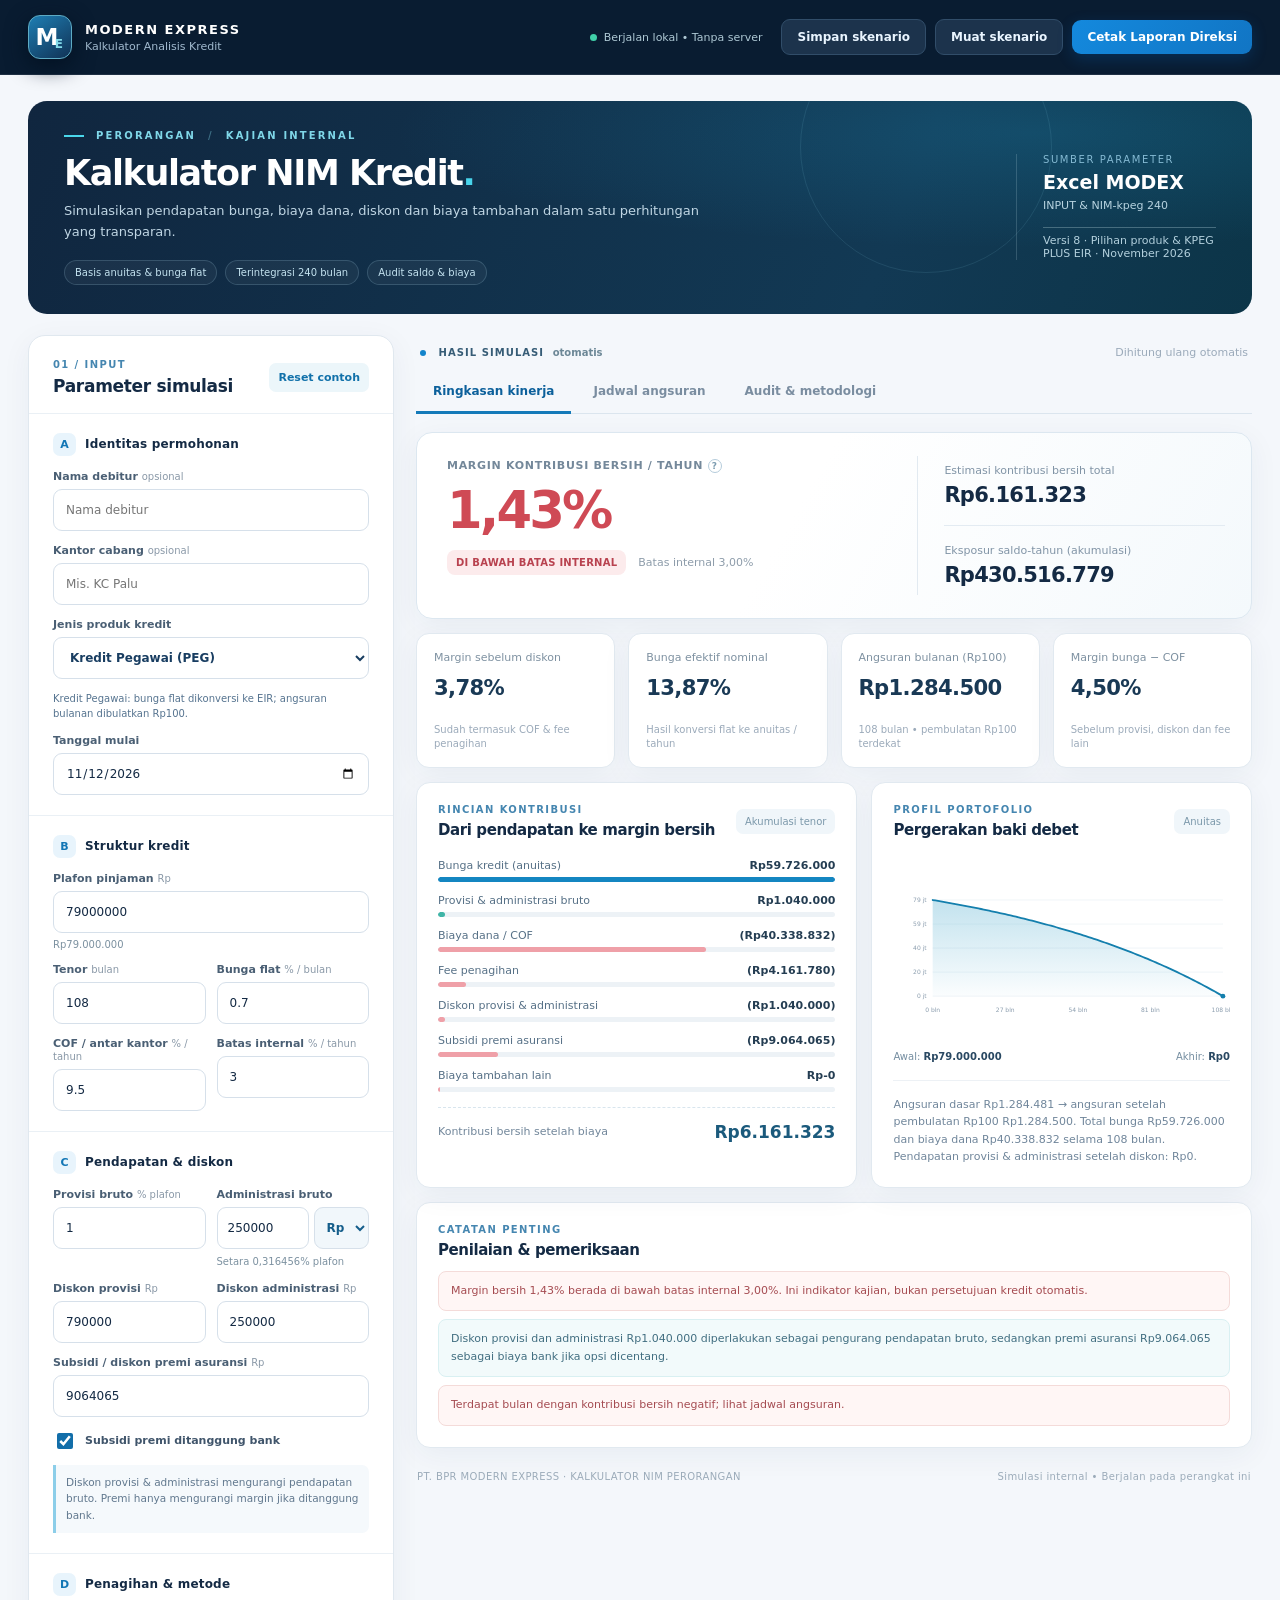
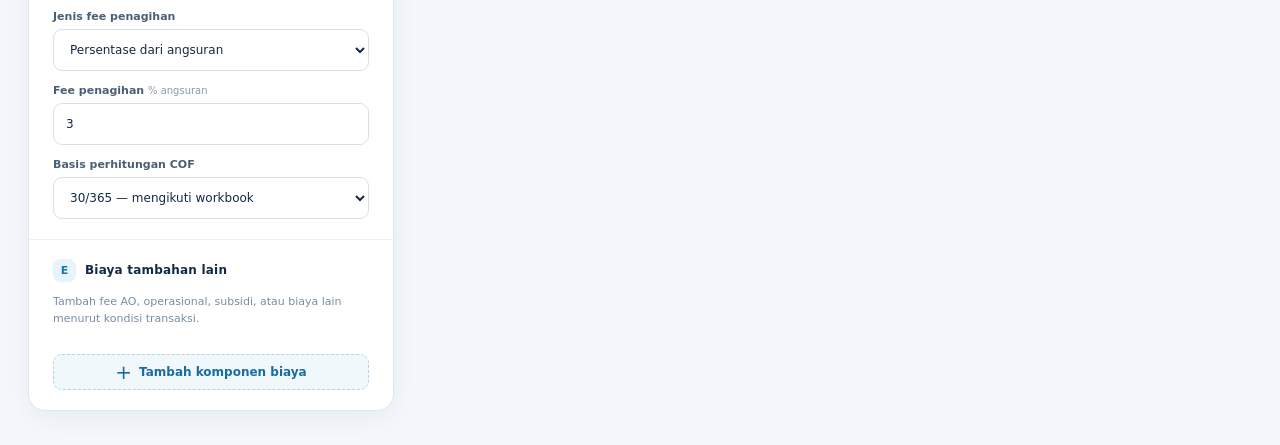
<file: kalkulator-nim/index.html>
<!doctype html>
<html lang="id">
<head>
  <meta charset="utf-8">
  <meta name="viewport" content="width=device-width, initial-scale=1">
  <meta name="theme-color" content="#0a1c31">
  <meta name="description" content="Kalkulator estimasi NIM dan margin kontribusi kredit perorangan PT. BPR Modern Express — offline dan responsif.">
  <title>Kalkulator NIM MODEX V9.1 | Cetak Laporan Direksi</title>
  <style>
:root{--navy:#0c1d33;--ink:#142a44;--blue:#117ad1;--cyan:#12b7d9;--pale:#edf5fb;--bg:#f4f7fb;--line:#dce5ee;--muted:#708197;--soft:#91a1b1;--red:#cf4a55;--green:#158a73;--shadow:0 7px 30px rgba(15,47,83,.055);font-synthesis:none}
*{box-sizing:border-box}html{scroll-behavior:smooth}body{margin:0;font-family:Inter,ui-sans-serif,system-ui,-apple-system,"Segoe UI",Roboto,Arial,sans-serif;background:var(--bg);color:var(--ink);font-size:14px;-webkit-font-smoothing:antialiased}
button,input,select{font:inherit}button{cursor:pointer}button:focus-visible,input:focus-visible,select:focus-visible{outline:3px solid #7dc7ef;outline-offset:2px}input,select{width:100%;border:1px solid #d6e0ea;border-radius:9px;background:white;color:#142a44;padding:11px 12px;min-height:42px;transition:border-color .15s,box-shadow .15s}input:focus,select:focus{outline:0;border-color:#268dd6;box-shadow:0 0 0 3px rgba(17,122,209,.11)}input[type=checkbox]{width:16px;min-height:16px;height:16px;accent-color:#126ea9;flex-shrink:0}input[type=number]{font-variant-numeric:tabular-nums;appearance:textfield;-moz-appearance:textfield}
/* Hilangkan tombol panah/spinner bawaan pada seluruh kolom angka. */
input[type=number]::-webkit-outer-spin-button,input[type=number]::-webkit-inner-spin-button{-webkit-appearance:none;margin:0}
.administration-controls{display:grid;grid-template-columns:minmax(0,1fr) 55px;gap:5px;min-width:0}
.administration-controls>input{min-width:0;padding-left:10px;padding-right:8px}
.administration-controls>select{min-width:0;padding:10px 6px;background:#f1f7fb;color:#155e8b;font-weight:800;text-align:center;cursor:pointer}
.administration-controls:focus-within>select{border-color:#78b8df}
#administrationHint{display:block;line-height:1.35;min-height:14px;white-space:normal}select{appearance:auto}button{border:0}button:disabled{opacity:.6;cursor:not-allowed}
.topbar{height:75px;display:flex;align-items:center;justify-content:space-between;gap:16px;padding:0 max(28px,calc((100vw - 1550px)/2));background:#091c31;color:white;border-bottom:1px solid rgba(255,255,255,.09)}.brand{display:flex;align-items:center;gap:13px}.brandmark{width:44px;height:44px;display:grid;place-items:center;position:relative;border:1px solid #5dabc4;border-radius:12px;background:linear-gradient(145deg,#1e7eb3,#113255);color:white;box-shadow:0 7px 21px #031223}.brandmark span{font-weight:900;font-size:23px;transform:translateX(-3px)}.brandmark small{position:absolute;font-weight:900;right:8px;bottom:7px;font-size:12px;color:#83dbea}.brand-copy{display:flex;flex-direction:column;gap:3px}.brand-copy strong{font-weight:780;font-size:13px;letter-spacing:1.5px}.brand-copy span{font-size:11px;color:#a2bacf}.top-actions{display:flex;gap:9px;align-items:center}.offline{font-size:11px;color:#aec8d4;margin-right:10px;white-space:nowrap}.offline-dot{display:inline-block;width:7px;height:7px;border-radius:50%;background:#40d0a9;margin-right:7px}.button{display:inline-flex;align-items:center;justify-content:center;gap:7px;border-radius:9px;padding:10px 15px;font-size:12px;font-weight:730;text-decoration:none;white-space:nowrap;transition:transform .15s,background .15s}.button:hover{transform:translateY(-1px)}.button-muted{background:#1c334c;color:#e9f5ff;border:1px solid #314d69}.button-muted:hover{background:#254562}.button-primary{background:linear-gradient(125deg,#1489dd,#1175c4);color:white;box-shadow:0 5px 15px rgba(0,114,218,.22)}.button-secondary{background:#eef5fc;color:#175782;border:1px solid #d6e8f3}.button-secondary:hover{background:#dfeefa}.file-label{cursor:pointer}.shell{max-width:1606px;margin:0 auto;padding:26px 28px 34px}
.intro{min-height:182px;background:radial-gradient(ellipse at 82% 15%,rgba(30,150,195,.22),transparent 45%),linear-gradient(112deg,#10263f,#123954 70%,#0c3548);color:white;border-radius:19px;padding:29px 36px;display:flex;justify-content:space-between;align-items:center;gap:30px;position:relative;overflow:hidden}.intro:after{content:"";position:absolute;right:200px;top:-80px;width:250px;height:250px;border:1px solid rgba(152,230,255,.10);border-radius:50%;pointer-events:none}.intro-copy{z-index:1}.eyebrow{color:#7fd7e8;font-size:10px;letter-spacing:2.15px;font-weight:760;display:flex;align-items:center;gap:12px}.eyebrow-line{height:2px;width:20px;background:#4ad7eb}.eyebrow-sep{opacity:.4}.intro h1{margin:12px 0 8px;font-size:clamp(24px,2.8vw,35px);font-weight:790;letter-spacing:-1.4px}.title-dot{color:#48d4eb}.intro p{margin:0;color:#c0d6e4;max-width:660px;line-height:1.6;font-size:13px}.chips{display:flex;gap:8px;flex-wrap:wrap;margin-top:17px}.chips span{font-size:10px;color:#c4e3f0;border:1px solid rgba(164,211,229,.2);padding:6px 10px;border-radius:30px;background:rgba(255,255,255,.045)}.intro-stamp{z-index:1;width:200px;flex-shrink:0;border-left:1px solid rgba(225,248,255,.17);padding-left:26px;display:flex;flex-direction:column;gap:6px}.stamp-label{font-size:10px;letter-spacing:1.6px;color:#85bad3}.intro-stamp strong{font-size:19px}.intro-stamp>span:nth-child(3){font-size:11px;color:#b7d3e0}.stamp-line{height:1px;background:#466d7f;margin-top:9px}.intro-stamp small{font-size:11px;color:#b3d0dd}
.workspace{display:grid;grid-template-columns:minmax(310px,366px) minmax(0,1fr);align-items:start;gap:22px;margin-top:21px}.sidebar{background:white;border:1px solid #e0e8ef;border-radius:17px;box-shadow:var(--shadow);overflow:hidden}.side-heading{display:flex;align-items:center;justify-content:space-between;padding:23px 24px 17px}.side-heading p,.panel-head p{margin:0 0 6px;font-size:10px;letter-spacing:1.4px;font-weight:770;color:#4586b0}.side-heading h2{margin:0;font-size:17px;letter-spacing:-.3px}.text-button{font-size:11px;font-weight:750;color:#1171aa;background:#ecf6fa;padding:8px 9px;border-radius:7px}.input-section{border-top:1px solid #eaf0f5;padding:19px 24px 20px}.section-heading{display:flex;align-items:center;gap:9px;margin-bottom:14px}.section-num{width:23px;height:23px;border-radius:7px;display:grid;place-items:center;background:#e8f4fc;color:#1276b5;font-size:11px;font-weight:770}.section-heading h3{font-size:12px;letter-spacing:.2px;margin:0}.fields{display:flex;flex-direction:column;gap:13px}.field{display:flex;flex-direction:column;gap:6px;min-width:0}.field>span{color:#4a5f74;font-size:11px;font-weight:730}.field>span em{font-weight:500;color:#8998a7;font-size:10px;font-style:normal}.field input,.field select{font-size:12px}.two-fields{display:grid;grid-template-columns:1fr 1fr;gap:11px}.input-hint{color:#7c91a0;font-size:10px;min-height:10px}.checkrow{display:flex;align-items:center;gap:9px;font-size:11px;font-weight:670;color:#40556b}.help-note{border-left:3px solid #8ccee9;color:#61788e;background:#f5f9fc;border-radius:0 7px 7px 0;padding:9px 10px;font-size:10.5px;line-height:1.6}.section-caption{color:#778da2;font-size:11px;line-height:1.55;margin:-3px 0 14px}.extra-list{display:flex;flex-direction:column;gap:11px}.extra-item{border:1px solid #dfebf3;background:#f7fafc;border-radius:10px;padding:12px}.extra-item-head{display:flex;justify-content:space-between;align-items:center;gap:5px;margin-bottom:9px}.extra-item-head label{display:flex;gap:7px;align-items:center;font-size:11px;font-weight:750;color:#405f76}.remove-cost{color:#af3945;background:transparent;padding:5px 7px;border-radius:6px;font-size:11px}.remove-cost:hover{background:#fceced}.extra-fields{display:grid;grid-template-columns:1fr 1fr;gap:8px}.extra-fields .field:first-child{grid-column:1 / -1}.extra-fields input,.extra-fields select{padding:8px 9px;min-height:36px}.button-add{margin-top:13px;width:100%;border:1px dashed #b3d4e8;color:#186ca0;background:#f0f8fc}.add-icon{font-size:20px;line-height:12px;font-weight:400}
.results{min-width:0}.results-bar{display:flex;justify-content:space-between;align-items:center;padding:11px 4px 13px;font-size:10px;letter-spacing:1.05px;font-weight:800;color:#365c76}.results-bar strong{font-weight:550;letter-spacing:0;color:#6c8796;margin-left:4px}.blue-signal{display:inline-block;background:#1284cb;width:6px;height:6px;border-radius:50%;margin-right:8px}.small-muted{font-size:11px;color:#9baaba;font-weight:500;letter-spacing:0}.nav-tabs{display:flex;gap:5px;border-bottom:1px solid #dbe5ee;margin-bottom:18px}.tab{background:transparent;padding:12px 17px 13px;color:#7a8da0;border-bottom:3px solid transparent;margin-bottom:-1px;font-size:12px;font-weight:760}.tab.active{color:#0c609b;border-color:#147ab9}.tab:hover{color:#0b76ae}.tab-panel[hidden]{display:none!important}.kpi-hero{border:1px solid #dce7f0;border-radius:16px;background:linear-gradient(120deg,#fff 45%,#f4f9fc);box-shadow:var(--shadow);display:grid;grid-template-columns:1.5fr 1fr;overflow:hidden;min-height:187px}.kpi-main{padding:26px 30px}.kpi-eyebrow{color:#74889a;font-size:11px;font-weight:790;letter-spacing:.7px}.help-pop{display:inline-grid;place-items:center;border-radius:50%;width:14px;height:14px;color:#7c9cb0;border:1px solid #b5ccdb;font-weight:600;font-size:9px;cursor:help}.hero-value{font-size:clamp(40px,4vw,58px);font-weight:825;letter-spacing:-2.8px;color:#146896;margin:7px 0 10px;font-variant-numeric:tabular-nums}.hero-value.bad{color:var(--red)}.hero-value.good{color:var(--green)}.kpi-foot{display:flex;gap:12px;align-items:center;flex-wrap:wrap;color:#8d9caa;font-size:11px}.status-pill{display:inline-flex;align-items:center;border-radius:8px;background:#edf3fa;color:#537692;padding:7px 9px;font-size:10px;font-weight:820;letter-spacing:.25px}.status-pill.good{background:#e4f6f0;color:#137966}.status-pill.bad{background:#fcebec;color:#b8424f}.kpi-side{border-left:1px solid #e2eaf1;margin:23px 0;padding:8px 26px;display:flex;flex-direction:column;justify-content:center;gap:18px}.side-metric{display:flex;flex-direction:column;gap:6px}.side-metric span{font-size:11px;color:#8194a6}.side-metric strong{font-size:21px;font-weight:800;letter-spacing:-.7px;font-variant-numeric:tabular-nums}.side-divider{height:1px;background:#e3ebf2}.metric-grid{display:grid;grid-template-columns:repeat(4,minmax(0,1fr));gap:13px;margin:14px 0}.metric-card{border-radius:13px;background:white;border:1px solid #e1e9f0;box-shadow:var(--shadow);padding:17px 17px 16px;min-height:135px;display:flex;flex-direction:column;gap:11px}.metric-card span{font-size:11px;color:#7e91a1}.metric-card strong{font-size:clamp(16px,1.65vw,24px);color:#193955;font-weight:800;white-space:nowrap;letter-spacing:-.65px;font-variant-numeric:tabular-nums}.metric-card small{color:#9baaba;font-size:10px;line-height:1.4;margin-top:auto}.two-panels{display:grid;grid-template-columns:1.16fr 1fr;gap:14px}.panel{background:white;border:1px solid #e1e9f0;border-radius:14px;box-shadow:var(--shadow);padding:21px;min-width:0}.panel-head{display:flex;align-items:center;justify-content:space-between;gap:10px;margin-bottom:20px}.panel-head h3{margin:0;font-size:15px;letter-spacing:-.4px}.panel-tag{font-size:10px;color:#7b98aa;background:#f0f6fa;padding:7px 9px;border-radius:7px}.breakdown{display:flex;flex-direction:column;gap:12px}.bar-item{display:flex;flex-direction:column;gap:5px}.bar-label{display:flex;justify-content:space-between;gap:9px;font-size:11px;color:#567086}.bar-label strong{color:#243d52;white-space:nowrap;font-size:11px}.bar-track{height:5px;background:#edf2f6;border-radius:40px;overflow:hidden}.bar-fill{height:100%;border-radius:40px;background:#1486c1;min-width:2px}.bar-fill.cost{background:#efa0a8}.bar-fill.fee{background:#40b5a7}.breakdown-total{border-top:1px dashed #d8e5ee;margin-top:15px;padding-top:14px;display:flex;align-items:center;justify-content:space-between;gap:12px;font-size:11px;color:#71869a}.breakdown-total strong{font-size:17px;color:#1b5a7c;white-space:nowrap}.balance-chart{min-height:192px;display:flex;align-items:center}.balance-chart svg{display:block;width:100%;height:auto;max-height:220px}.chart-footer{display:flex;justify-content:space-between;gap:10px;font-size:10px;color:#748da0}.chart-footer b{color:#294862}.mini-insight{border-top:1px solid #edf1f5;margin-top:18px;padding-top:15px;color:#70869b;font-size:11px;line-height:1.6}.insight-panel{margin-top:14px}.insight-panel .panel-head{margin-bottom:12px}.warnings{display:flex;gap:8px;flex-direction:column}.warning{border-radius:8px;background:#f5f9fc;border:1px solid #e5edf5;padding:10px 12px;color:#60778a;line-height:1.65;font-size:11px}.warning.urgent{background:#fff6f5;color:#a54b51;border-color:#f4dbd9}.warning.info{background:#f2fafb;color:#416e80;border-color:#d9f0f2}.footer{display:flex;justify-content:space-between;gap:20px;color:#9babb9;font-size:10px;letter-spacing:.4px;padding:23px 1px}.errorbox{border-radius:12px;background:#fff0ef;border:1px solid #eccac9;color:#ae3f47;padding:14px;margin-top:17px;font-weight:700}
.panel-head-action{align-items:center;flex-wrap:wrap}.inline-buttons{display:flex;align-items:center;gap:8px;flex-wrap:wrap}.year-select{display:flex;align-items:center;gap:8px;font-size:11px;color:#688197}.year-select select{min-height:35px;padding:7px 10px;width:auto;font-size:11px}.schedule-intro{display:flex;justify-content:space-between;gap:10px;font-size:11px;color:#8497a7;margin-bottom:10px}.table-scroller{overflow:auto;max-height:640px;border-radius:8px;border:1px solid #e5edf3}.data-table{border-collapse:collapse;width:100%;white-space:nowrap;font-size:11px;font-variant-numeric:tabular-nums}.data-table thead th{position:sticky;top:0;background:#163956;color:#e9f9ff;text-align:left;padding:12px 11px;z-index:1;font-weight:730}.data-table th.num,.data-table td.num{text-align:right}.data-table td{padding:11px;border-bottom:1px solid #edf2f6;color:#4b657b}.data-table tr:nth-child(even) td{background:#f7fafc}.data-table tfoot td{font-weight:800;background:#e9f2f9!important;color:#204b68;padding:13px 11px}.data-table td.negative{color:#c74d56;font-weight:700}.data-table td.positive{color:#167c70}.audit-grid{display:grid;grid-template-columns:1fr 1.25fr;gap:14px}.audit-label{font-size:10px;border-radius:7px;background:#edf7f4;color:#208570;padding:8px}.audit-label.failed{background:#fceaea;color:#b7474f}.audit-checks{display:flex;flex-direction:column;gap:0}.audit-row{padding:12px 0;border-bottom:1px solid #eaf0f4;display:flex;align-items:center;justify-content:space-between;gap:12px;font-size:11px}.audit-row:last-child{border:0}.audit-row span{color:#5d7185}.audit-row strong{color:#17826f;white-space:nowrap}.audit-row strong.failed{color:#c14a55}.audit-rerun{margin-top:20px}.method-list>div{padding:0 0 13px;margin-bottom:12px;border-bottom:1px solid #eaf0f4}.method-list>div:last-child{border:0;margin:0;padding:0}.method-list strong{font-size:11px;color:#28445c}.method-list p{font-size:11px;line-height:1.7;color:#688094;margin:6px 0 0}.method-note{margin-top:14px;background:#eef5f9;border:1px solid #dbe9f0;color:#667c90;font-size:11px;line-height:1.75;border-radius:12px;padding:17px 18px}.method-note strong{color:#375772}.toast{position:fixed;bottom:20px;right:20px;background:#12354b;color:white;border-radius:10px;padding:13px 17px;box-shadow:0 10px 30px #09182733;pointer-events:none;opacity:0;transform:translateY(12px);transition:all .2s;z-index:30;font-size:12px}.toast.show{opacity:1;transform:translateY(0)}.print-area{display:none}
@media(max-width:1220px){.workspace{grid-template-columns:330px minmax(0,1fr)}.metric-grid{grid-template-columns:repeat(2,1fr)}.two-panels{grid-template-columns:1fr}.audit-grid{grid-template-columns:1fr}.hero-value{font-size:49px}}
@media(max-width:850px){.topbar{height:auto;min-height:68px;padding:12px 19px;flex-wrap:wrap}.top-actions{width:100%;overflow-x:auto;padding-bottom:2px}.offline{margin-right:auto}.shell{padding:16px}.workspace{grid-template-columns:1fr}.intro{padding:24px;min-height:auto}.intro-stamp{display:none}.sidebar{display:grid;grid-template-columns:repeat(2,minmax(0,1fr))}.side-heading{grid-column:1/-1}.input-section:nth-of-type(odd){border-left:1px solid #eaf0f5}.extra-section{grid-column:1/-1}.results{min-width:0}.results-bar{padding-top:4px}}
@media(max-width:560px){.shell{padding:12px}.topbar{padding:12px}.brand-copy strong{font-size:11px}.button{padding:9px 11px;font-size:11px}.intro{border-radius:13px}.intro h1{font-size:26px}.chips{gap:6px}.chips span{font-size:9px}.sidebar{display:block}.input-section{border-left:0!important;padding:18px}.side-heading{padding:19px 18px}.results-bar{margin-top:6px}.small-muted{display:none}.nav-tabs{overflow:auto;white-space:nowrap}.tab{padding:12px;font-size:11px}.kpi-hero{grid-template-columns:1fr}.kpi-main{padding:22px}.kpi-side{border-left:0;border-top:1px solid #e7eef5;display:grid;grid-template-columns:1fr 1fr;gap:10px;margin:0;padding:18px 20px}.side-divider{display:none}.side-metric strong{font-size:16px}.hero-value{font-size:45px}.metric-grid{gap:9px}.metric-card{padding:14px;min-height:125px}.metric-card strong{font-size:17px}.panel{padding:17px}.footer{flex-direction:column;gap:6px}.inline-buttons{width:100%}.panel-head-action{align-items:start}.schedule-intro{flex-direction:column}.extra-fields{grid-template-columns:1fr 1fr}}


[hidden]{display:none!important}
@media(max-width:560px){.top-actions{overflow:visible;flex-wrap:wrap;gap:6px}.top-actions .offline{width:100%;margin-right:0}.top-actions .button{flex:1;padding:9px 7px;font-size:10px;white-space:normal;text-align:center}}

/* Ekspor Excel; kontrol ringkas, tidak menutupi filter periode. */
.excel-controls{display:flex;align-items:center;gap:7px;flex-wrap:wrap}.excel-select{height:36px;max-width:175px;border:1px solid #c8dce8;border-radius:8px;background:#f8fcfa;color:#28536a;font-size:11px;font-weight:700;padding:7px 9px}.button-excel{background:#e2f5ed!important;border:1px solid #a9dfc9!important;color:#117259!important;font-weight:800!important}.button-excel:hover{background:#c9eedf!important;border-color:#78cbb0!important}.button-excel:disabled{opacity:.5;cursor:not-allowed}
@media(max-width:560px){.excel-controls{width:100%}.excel-select{flex:1;max-width:none}.excel-controls .button-excel{flex:0 0 auto}.inline-buttons .button-secondary{flex:1}}

@media print {
  /* Disiapkan untuk A4; mode potret atau lanskap dipilih saat tombol cetak diklik. */
  @page {size:A4 portrait; margin:12mm 13mm}
  html,body{margin:0!important;padding:0!important;width:auto!important;min-width:0!important;background:#fff!important;color:#172b43!important}
  body>*:not(.print-area){display:none!important}
  .print-area{display:block!important; width:100%!important; max-width:none!important; padding:0!important; margin:0!important; font:10pt/1.34 Arial,"Segoe UI",sans-serif!important; color:#17314b!important; -webkit-print-color-adjust:exact;print-color-adjust:exact}
  .print-area *{box-sizing:border-box}
  .report-shell{width:100%;margin:0 auto}
  .print-band{height:6px;border-radius:2px;background:linear-gradient(90deg,#092b48 0%,#0879bd 65%,#50bfd1 100%)!important;margin-bottom:13px}
  .print-header{display:flex;align-items:center;justify-content:space-between;gap:18px;padding-bottom:12px;border-bottom:1.5px solid #b9cede}
  .print-bank{display:flex;align-items:center;gap:11px;min-width:0}
  .print-mark{width:41px;height:41px;flex:0 0 41px;display:flex;align-items:center;justify-content:center;background:linear-gradient(145deg,#194d79,#0b2c48)!important;color:#fff!important;border:2px solid #6bbacc;border-radius:9px;font-weight:900;font-size:15px;box-shadow:2px 3px 0 #c7dae8}
  .print-bank strong{font-weight:900;color:#103a60;font-size:15px;letter-spacing:.2px;display:block}
  .print-bank span{font-size:8.6px;color:#698092;letter-spacing:.65px;display:block;margin-top:3px}
  .print-code{text-align:right;flex:0 0 auto}.print-code strong{font-size:11px;color:#1a5f8b;display:block;letter-spacing:.9px}.print-code small{font-size:9px;color:#678197;display:block;margin-top:4px}
  .print-doc-title{padding:13px 0 10px;display:flex;justify-content:space-between;align-items:end;gap:10px}
  .print-doc-title h2{margin:0;color:#163b59;font-size:16px;letter-spacing:-.2px}.print-doc-title p{margin:3px 0 0;color:#74889b;font-size:9px}
  .print-tag{font-size:8.5px;letter-spacing:.35px;color:#356d90;border:1px solid #b7d5e7;background:#eff7fb!important;border-radius:5px;padding:5px 8px;white-space:nowrap}
  .print-kpis{display:grid;grid-template-columns:1.5fr 1fr 1fr;gap:8px;margin-bottom:14px}
  .print-kpi{border:1px solid #d4e2ec;border-bottom:3px solid #b9cedb;border-radius:10px;background:linear-gradient(155deg,#fff,#f3f8fc)!important;box-shadow:2px 3px 0 #e5eef4;padding:10px 12px;min-width:0}
  .print-kpi.primary{background:linear-gradient(130deg,#123653,#1a6385)!important;color:#fff!important;border-color:#0f5075;border-bottom-color:#73bbcb}
  .print-kpi .pk-label{font-size:8.3px;letter-spacing:.45px;text-transform:uppercase;color:#697f91;font-weight:700;display:block}
  .print-kpi.primary .pk-label{color:#c4e2ef!important}
  .print-kpi .pk-value{font-size:17px;color:#173d5e;font-weight:900;display:block;margin:4px 0 1px;line-height:1.12;letter-spacing:-.3px;white-space:nowrap}
  .print-kpi.primary .pk-value{font-size:23px;color:#fff!important}
  .print-kpi .pk-caption{font-size:8px;color:#7b90a2;display:block;margin-top:5px}
  .print-kpi.primary .pk-caption{color:#d8e9f0!important}
  .print-section-heading{font-size:10.6px;color:#174f75;text-transform:uppercase;letter-spacing:.65px;border-left:4px solid #1a90c6;padding-left:8px;margin:12px 0 8px;font-weight:800;page-break-after:avoid}
  .print-profile{display:grid;grid-template-columns:repeat(3,minmax(0,1fr));border:1px solid #d5e1ea;border-radius:9px;overflow:hidden;background:white}
  .print-profile .profile-cell{padding:8px 10px;min-width:0;min-height:47px;border-right:1px solid #e5edf3;border-bottom:1px solid #e5edf3;background:linear-gradient(180deg,#fff,#fbfdff)!important}
  .print-profile .profile-cell:nth-child(3n){border-right:0}.print-profile .profile-cell:nth-last-child(-n+3){border-bottom:0}
  .print-profile .profile-label{display:block;font-size:8.3px;font-weight:700;color:#7b8e9e;margin-bottom:4px}
  .print-profile .profile-value{display:block;font-size:10px;color:#213f56;font-weight:800;line-height:1.2;overflow-wrap:anywhere}
  .print-table{border-collapse:collapse;width:100%;table-layout:auto;font-size:9.5px;margin:4px 0 0; font-variant-numeric:tabular-nums}
  .print-table th{background:#193d5a!important;color:#fff!important;font-size:9px;padding:8px 10px;text-align:left;font-weight:800;border:0}
  .print-table th:last-child{text-align:right}
  .print-table td{padding:6px 10px;border-bottom:1px solid #e4ebf1;color:#253f56;vertical-align:middle}
  .print-table td:last-child{text-align:right;font-weight:700;white-space:nowrap}
  .print-table tbody tr:nth-child(even){background:#f6f9fc!important}
  .print-table tbody tr.net-row{background:linear-gradient(90deg,#eaf5f9,#daeefa)!important}
  .print-table tbody tr.net-row td{border-top:2px solid #87b4d0;border-bottom:2px solid #87b4d0;font-size:10.5px;font-weight:900;color:#114e75;padding:9px 10px}
  .print-table .num-neg{color:#ba4653!important}.print-table .num-pos{color:#167969!important}
  .print-review{border:1px solid #d9e5ed;border-left:4px solid #1b83b4;border-radius:8px;background:linear-gradient(105deg,#f1f8fc,#fff)!important;padding:10px 12px;margin-top:12px;page-break-inside:avoid}
  .print-review.bad{border-left-color:#d76571;background:linear-gradient(105deg,#fdf2f2,#fff)!important}
  .print-review .review-top{display:flex;justify-content:space-between;gap:12px;align-items:center;font-size:10px;font-weight:900;color:#244963}
  .print-review.bad .review-top{color:#a13e49}
  .print-review p{font-size:9px;line-height:1.5;margin:5px 0 0;color:#516b7e}
  .print-disclaimer{margin:10px 0 0;padding-left:9px;border-left:2px solid #b3c7d8;font-size:8.2px;line-height:1.4;color:#728496;page-break-inside:avoid}
  .print-signatures{display:grid;grid-template-columns:repeat(2,1fr);gap:40px;margin:16px 12px 0;page-break-inside:avoid}
  .print-signatures .sig{text-align:center;font-size:9px;color:#5b7183;min-height:55px}
  .print-signatures .sig strong{display:block;font-size:9px;margin-bottom:37px;color:#294b63}
  .print-signatures .sig span{display:block;border-top:1px solid #9aaebe;margin:0 auto;padding-top:4px;max-width:175px}
  .print-bottom{border-top:1px solid #d8e4ec;margin-top:11px;padding-top:6px;display:flex;justify-content:space-between;gap:10px;font-size:8px;color:#8c9eae}
  .print-schedule-header{padding-bottom:8px}
  .print-schedule-meta{display:grid;grid-template-columns:repeat(4,minmax(0,1fr));gap:7px;margin:10px 0 13px}
  .print-schedule-meta .sm-item{padding:8px 10px;border:1px solid #dbe7ee;background:#f3f8fc!important;border-radius:6px;min-width:0}
  .print-schedule-meta span{display:block;font-size:8px;color:#788a99}.print-schedule-meta strong{font-size:10px;color:#204860;display:block;margin-top:2px;white-space:nowrap}
  .print-schedule-table{font-size:7.2px;table-layout:fixed;width:100%;margin-top:6px}
  .print-schedule-table thead{display:table-header-group}
  .print-schedule-table tfoot{display:table-footer-group}
  .print-schedule-table th{padding:7px 3px;font-size:7px;text-align:right;white-space:normal;line-height:1.15}
  .print-schedule-table td{padding:5px 3px;text-align:right;border-bottom:1px solid #e8edf2;white-space:nowrap;font-size:7.1px;font-weight:400!important}
  .print-schedule-table tr{break-inside:avoid;page-break-inside:avoid}
  .print-schedule-table th:first-child,.print-schedule-table td:first-child{text-align:center;width:4%}
  .print-schedule-table .sum-row td{background:#e5f1f8!important;color:#194d71;font-weight:800!important;border-top:2px solid #7faecc;padding-top:8px;padding-bottom:8px}
  .print-schedule-note{font-size:8.5px;color:#648092;margin:9px 0 2px;line-height:1.4}
  .print-schedule .print-bottom{margin-top:12px}
  .print-schedule .print-signatures{margin-top:16px}
  .print-schedule .report-shell{width:100%}
}

/* KPEG PLUS — transparansi fee pra dan pascapensiun, tanpa mengubah layout lama. */
.kpeg-box{border:1px solid #bcd8ea;border-radius:12px;background:linear-gradient(145deg,#f4faff,#eaf4fc);padding:14px;display:flex;flex-direction:column;gap:12px;box-shadow:0 4px 12px rgba(21,107,169,.04)}
.kpeg-box[hidden],.kpeg-insight[hidden]{display:none!important}
.kpeg-box strong{color:#175e8b;font-size:12px}
.kpeg-box .hint{font-size:10.5px;color:#516c82;line-height:1.6}
.kpeg-box .kpeg-chip{background:#d9eaf7;border-radius:6px;padding:4px 7px;color:#15648f;font-size:10px;font-weight:750;white-space:nowrap}
.kpeg-insight{border:1px solid #d0e2f0;background:linear-gradient(110deg,#fff,#f1f8fd);padding:16px 18px;margin-bottom:16px;border-radius:13px;box-shadow:var(--shadow)}
.kpeg-insight h3{margin:0 0 7px;font-size:13px;color:#174a6b}
.kpeg-fee-grid{display:grid;grid-template-columns:repeat(2,minmax(0,1fr));gap:12px;margin-top:8px}
.kpeg-fee-grid>div{border-left:3px solid #249ac6;padding-left:10px;min-width:0}
.kpeg-fee-grid>div:last-child{border-color:#138878}
.kpeg-fee-grid span{display:block;color:#6c8094;font-size:10px}
.kpeg-fee-grid strong{display:block;font-size:18px;margin-top:4px;color:#123b5e;font-variant-numeric:tabular-nums}
.kpeg-fee-grid small{display:block;font-size:10px;color:#748da2;margin-top:4px}
.phase-chip{display:inline-block;padding:4px 7px;border-radius:5px;background:#e9f3fa;font-size:10px;font-weight:750;color:#1b6a9c;white-space:nowrap}
.phase-chip.pension{color:#086a5a;background:#e3f6ed}
@media(max-width:520px){.kpeg-fee-grid{grid-template-columns:1fr}}

/* V8: pemilih produk selalu menampilkan pilihan lengkap, bukan datalist pencarian. */
#product{cursor:pointer;appearance:auto;min-height:42px;font-weight:650;color:#183d61;background-color:#fff}
#product optgroup{font-style:normal;font-weight:750;color:#2a587b}
#product option{color:#183d61;font-weight:500}
#productMethodHint{display:block;line-height:1.5;margin-top:6px;color:#55738f}
#productCustomWrap[hidden]{display:none!important}


/* V9 — pusat cetak laporan Direksi. Tidak memengaruhi perhitungan NIM. */
.print-center{position:fixed;inset:0;z-index:180;background:rgba(5,20,39,.63);display:flex;align-items:center;justify-content:center;padding:16px;backdrop-filter:blur(6px)}
.print-center[hidden]{display:none!important}
.print-dialog{background:linear-gradient(160deg,#fff,#f6faff);border:1px solid #d4e4f0;border-radius:20px;box-shadow:0 24px 85px rgba(0,22,45,.3);width:min(670px,100%);max-height:min(94vh,790px);overflow-y:auto;color:#16324c}
.print-dialog-head{padding:21px 26px;background:linear-gradient(125deg,#0d2b49,#164e70);border-radius:19px 19px 0 0;color:#fff;display:flex;gap:18px;align-items:flex-start;justify-content:space-between}
.print-dialog-head span{font-size:10px;color:#93d7e9;letter-spacing:1.6px;font-weight:800}
.print-dialog-head h2{font-size:21px;margin:6px 0 5px;letter-spacing:-.5px}.print-dialog-head p{margin:0;font-size:12px;color:#c5ddeb;line-height:1.55}
.print-dialog-close{background:#ffffff19;border:1px solid #ffffff36;color:white;width:33px;height:33px;border-radius:9px;font-size:21px;flex:none}
.print-dialog-body{padding:20px 26px}
.print-dialog-grid{display:grid;grid-template-columns:repeat(2,minmax(0,1fr));gap:13px}
.print-dialog .print-field{min-width:0;display:flex;flex-direction:column;gap:6px;font-size:11px;font-weight:750;color:#49647b}
.print-dialog .print-field input,.print-dialog .print-field select,.print-dialog .print-field textarea{background:#fff;border:1px solid #d3e2ed;border-radius:9px;padding:10px 12px;min-height:41px;width:100%;font-size:12px;color:#1d3c55}
.print-dialog .print-field textarea{resize:vertical;min-height:62px;line-height:1.4}
.print-dialog .print-field.span-2{grid-column:1/-1}.print-dialog .print-field input::placeholder,.print-dialog .print-field textarea::placeholder{color:#a6b3c1}
.print-dialog .print-hint{border-left:3px solid #4bb4d2;background:#eef7fb;color:#4c7086;font-size:11px;line-height:1.6;padding:10px 12px;margin:12px 0 16px;border-radius:0 7px 7px 0}
.print-dialog h3{font-size:11px;letter-spacing:1.1px;color:#2b6892;text-transform:uppercase;margin:17px 0 12px}
.print-dialog-foot{padding:16px 26px 20px;display:flex;align-items:center;justify-content:flex-end;gap:11px;border-top:1px solid #e1eaf1}
.print-dialog-foot .button{padding:12px 18px;font-size:12px}
.print-year-wrap[hidden]{display:none!important}
@media(max-width:560px){.print-dialog-body{padding:16px}.print-dialog-head{padding:18px}.print-dialog-foot{padding:14px}.print-dialog-grid{grid-template-columns:1fr}.print-dialog .print-field.span-2{grid-column:auto}}
@media print {
  .print-center{display:none!important}
  /* Ringkasan Eksekutif Direksi: kertas putih, aksen navy, bayangan 3D ringan. */
  .director{color:#18364f;letter-spacing:0;line-height:1.29!important;font-family:Arial,'Segoe UI',sans-serif!important}
  .director .print-band{height:5px;margin-bottom:8px}
  .director .print-header{padding-bottom:8px;gap:8px}
  .director .print-bank strong{font-size:12px}.director .print-bank span{font-size:7.5px}
  .director .print-mark{width:35px;height:35px;flex-basis:35px;font-size:13px;box-shadow:2px 3px 0 #c4d9e9}
  .director .print-code strong{font-size:9px}.director .print-code small{font-size:8px}
  .director .director-heading{display:flex;align-items:center;justify-content:space-between;gap:12px;margin:11px 0 9px}
  .director .director-heading h2{font-size:15px;font-weight:900;margin:0;color:#133956}
  .director .director-heading small{font-size:8px;color:#678297;display:block;margin-top:3px}
  .director .director-label{font-size:8px;font-weight:900;color:#377398;background:#ebf5f9!important;border:1px solid #bddbe9;border-radius:5px;padding:5px 8px;white-space:nowrap}
  .director .director-hero{display:grid;grid-template-columns:1.1fr 1fr 1fr;gap:8px;margin-bottom:10px}
  .director .director-tile{min-width:0;padding:13px 12px 12px;border:1px solid #d1dfeb;border-bottom:3px solid #afc7dc;border-radius:10px;background:linear-gradient(150deg,#fff,#f1f7fc)!important;box-shadow:2px 3px 0 #e4edf3;break-inside:avoid}
  .director .director-tile.primary{background:linear-gradient(132deg,#0b2c4c,#1b6085)!important;color:white!important;border-color:#145477;border-bottom-color:#72bdcf;box-shadow:2px 3px 0 #cbdde8}
  .director .director-tile span{display:block;font-size:9.4px;color:#728a9e;font-weight:750;line-height:1.4;text-transform:uppercase;letter-spacing:.35px}
  .director .director-tile.primary span{color:#c3e2ec!important}
  .director .director-tile b{display:block;font-size:20px;letter-spacing:-.6px;margin:6px 0;color:#153e60;line-height:1.12}
  .director .director-tile.primary b{font-size:25px;color:#fff!important}
  .director .director-tile small{display:block;font-size:9px;color:#738ca0;line-height:1.3}
  .director .director-tile.primary small{color:#d0e6f0!important}
  .director .director-section{display:flex;align-items:center;gap:8px;color:#175179;font-size:11px;font-weight:900;margin:10px 0 7px;letter-spacing:.25px;page-break-after:avoid}
  .director .director-section i{height:7px;width:7px;border-radius:2px;background:#2491b3;display:block}
  .director .director-profile{display:grid;grid-template-columns:repeat(3,minmax(0,1fr));gap:0;border:1px solid #d8e5ee;border-radius:8px;overflow:hidden}
  .director .director-profile div{min-width:0;padding:8px 9px 8px;border-bottom:1px solid #e5edf3;border-right:1px solid #e5edf3;background:linear-gradient(180deg,#fff,#f9fbfd)!important;min-height:42px}
  .director .director-profile div:nth-child(3n){border-right:0}.director .director-profile div:nth-last-child(-n+3){border-bottom:0}
  .director .director-profile small{display:block;font-size:9px;color:#73879b;font-weight:650;margin-bottom:3px}
  .director .director-profile b{display:block;font-size:10.8px;color:#193c59;font-weight:800;overflow-wrap:anywhere}
  .director .director-table{width:100%;border-collapse:collapse;table-layout:fixed;margin:0;font-size:10px}
  .director .director-table th{background:#163f5e!important;color:#fff!important;font-size:10px;font-weight:850;padding:7px 10px;text-align:left}
  .director .director-table th:last-child{text-align:right;width:32%}
  .director .director-table td{padding:6.4px 10px;border-bottom:1px solid #e3ebf0;font-size:10px;color:#234358}
  .director .director-table td:last-child{text-align:right;font-weight:700;white-space:nowrap}
  .director .director-table tbody tr:nth-child(even){background:#f7fafc!important}
  .director .director-table .total{background:linear-gradient(90deg,#e1f0f8,#e9f6fc)!important}
  .director .director-table .total td{font-size:10px;font-weight:900!important;color:#0c4f72;padding:8px 10px;border-top:2px solid #88b9d1;border-bottom:2px solid #88b9d1}
  .director .director-table .neg{color:#b43f4c!important}.director .director-table .pos{color:#0c765f!important}
  .director .director-check{padding:9px 11px;margin-top:10px;border:1px solid #c9e0ed;border-left:4px solid #167fa6;background:linear-gradient(110deg,#eef7fb,#fff)!important;border-radius:7px;break-inside:avoid}
  .director .director-check.bad{border-color:#eed4d7;border-left-color:#c8485c;background:linear-gradient(110deg,#fff1f2,#fff)!important}
  .director .director-check strong{font-size:11px;color:#194965;display:block}
  .director .director-check.bad strong{color:#ab3f4c}
  .director .director-check p{font-size:10px;line-height:1.38;margin:4px 0 0;color:#526d80}
  .director .director-notes{font-size:9px;color:#6b8091;line-height:1.35;margin:7px 2px 0}
  .director .director-notes b{color:#334e66}
  .director .director-signatures{display:grid;grid-template-columns:repeat(3,minmax(0,1fr));gap:16px;margin:16px 5px 0;break-inside:avoid}
  .director .director-signatures>div{text-align:center;min-height:66px}
  .director .director-signatures small{font-size:9.4px;color:#315672;font-weight:750;display:block}
  .director .director-signatures span{display:block;border-bottom:1px solid #8faabb;max-width:165px;margin:32px auto 3px}
  .director .director-signatures b{font-size:9.4px;color:#3b5568;font-weight:600;overflow-wrap:anywhere;display:block}
  .director .director-footer{display:flex;justify-content:space-between;gap:10px;border-top:1px solid #d5e3ed;margin-top:7px;padding-top:6px;font-size:8px;color:#8399a8}
  .director .director-footer strong{color:#48647a}
  .director .director-nop{font-variant-numeric:tabular-nums;font-size:7.5px;white-space:nowrap}
  .print-schedule-table td{font-size:8.7px!important;padding:5.7px 3px!important}
  .print-schedule-table th{font-size:8.3px!important;padding:7px 3px!important}
  .print-schedule .print-header{break-inside:avoid}
  .print-schedule .print-bottom{break-inside:avoid}
  .print-schedule-table tbody tr{break-inside:avoid}
}
</style>
<style id="printPaperStyle">@media print{@page{size:A4 portrait;margin:12mm 13mm}}/* KPEG PLUS — transparansi fee pra dan pascapensiun, tanpa mengubah layout lama. */
.kpeg-box{border:1px solid #bcd8ea;border-radius:12px;background:linear-gradient(145deg,#f4faff,#eaf4fc);padding:14px;display:flex;flex-direction:column;gap:12px;box-shadow:0 4px 12px rgba(21,107,169,.04)}
.kpeg-box[hidden],.kpeg-insight[hidden]{display:none!important}
.kpeg-box strong{color:#175e8b;font-size:12px}
.kpeg-box .hint{font-size:10.5px;color:#516c82;line-height:1.6}
.kpeg-box .kpeg-chip{background:#d9eaf7;border-radius:6px;padding:4px 7px;color:#15648f;font-size:10px;font-weight:750;white-space:nowrap}
.kpeg-insight{border:1px solid #d0e2f0;background:linear-gradient(110deg,#fff,#f1f8fd);padding:16px 18px;margin-bottom:16px;border-radius:13px;box-shadow:var(--shadow)}
.kpeg-insight h3{margin:0 0 7px;font-size:13px;color:#174a6b}
.kpeg-fee-grid{display:grid;grid-template-columns:repeat(2,minmax(0,1fr));gap:12px;margin-top:8px}
.kpeg-fee-grid>div{border-left:3px solid #249ac6;padding-left:10px;min-width:0}
.kpeg-fee-grid>div:last-child{border-color:#138878}
.kpeg-fee-grid span{display:block;color:#6c8094;font-size:10px}
.kpeg-fee-grid strong{display:block;font-size:18px;margin-top:4px;color:#123b5e;font-variant-numeric:tabular-nums}
.kpeg-fee-grid small{display:block;font-size:10px;color:#748da2;margin-top:4px}
.phase-chip{display:inline-block;padding:4px 7px;border-radius:5px;background:#e9f3fa;font-size:10px;font-weight:750;color:#1b6a9c;white-space:nowrap}
.phase-chip.pension{color:#086a5a;background:#e3f6ed}
@media(max-width:520px){.kpeg-fee-grid{grid-template-columns:1fr}}
</style>
</head>
<body>
  <header class="topbar">
    <div class="brand">
      <div class="brandmark" aria-hidden="true"><span>M</span><small>E</small></div>
      <div class="brand-copy"><strong>MODERN EXPRESS</strong><span>Kalkulator Analisis Kredit</span></div>
    </div>
    <div class="top-actions">
      <span class="offline"><span class="offline-dot"></span>Berjalan lokal • Tanpa server</span>
      <button type="button" id="btnExportScenario" class="button button-muted">Simpan skenario</button>
      <label for="importScenario" class="button button-muted file-label">Muat skenario</label>
      <input id="importScenario" type="file" accept="application/json,.json" hidden>
      <button type="button" id="btnPrint" class="button button-primary">Cetak Laporan Direksi</button>
    </div>
  </header>

  <main class="shell">
    <section class="intro">
      <div class="intro-copy">
        <div class="eyebrow"><span class="eyebrow-line"></span> PERORANGAN <span class="eyebrow-sep">/</span> KAJIAN INTERNAL</div>
        <h1>Kalkulator NIM Kredit<span class="title-dot">.</span></h1>
        <p>Simulasikan pendapatan bunga, biaya dana, diskon dan biaya tambahan dalam satu perhitungan yang transparan.</p>
        <div class="chips"><span>Basis anuitas &amp; bunga flat</span><span>Terintegrasi 240 bulan</span><span>Audit saldo &amp; biaya</span></div>
      </div>
      <div class="intro-stamp" aria-label="Sumber data kalkulator">
        <span class="stamp-label">SUMBER PARAMETER</span>
        <strong>Excel MODEX</strong>
        <span>INPUT &amp; NIM-kpeg 240</span>
        <div class="stamp-line"></div>
        <small>Versi 8 · Pilihan produk &amp; KPEG PLUS EIR · November 2026</small>
      </div>
    </section>

    <div id="errorBox" class="errorbox" role="alert" hidden></div>
    <div class="workspace">
      <aside class="sidebar" aria-label="Form simulasi kredit">
        <div class="side-heading"><div><p>01 / INPUT</p><h2>Parameter simulasi</h2></div><button type="button" id="btnReset" class="text-button">Reset contoh</button></div>
        <section class="input-section">
          <div class="section-heading"><span class="section-num">A</span><h3>Identitas permohonan</h3></div>
          <div class="fields">
            <label class="field"><span>Nama debitur <em>opsional</em></span><input id="debtor" data-field="debtor" type="text" placeholder="Nama debitur" autocomplete="off" maxlength="100"></label>
            <label class="field"><span>Kantor cabang <em>opsional</em></span><input id="office" data-field="office" type="text" placeholder="Mis. KC Palu" maxlength="80"></label>
            <label class="field"><span>Jenis produk kredit</span>
              <select id="product" data-field="product" aria-describedby="productMethodHint">
                <optgroup label="Pegawai &amp; Pegawai Plus">
                  <option value="Kredit Pegawai">Kredit Pegawai (PEG)</option>
                  <option value="KPEG PLUS M1">KPEG PLUS — Metode 1 (M1)</option>
                  <option value="KPEG PLUS M2">KPEG PLUS — Metode 2 (M2)</option>
                  <option value="KPEG PLUS M3">KPEG PLUS — Metode 3 (M3)</option>
                </optgroup>
                <optgroup label="Produk lain · simulasi anuitas/flat umum">
                  <option value="Kredit Pensiun">Kredit Pensiun</option>
                  <option value="Kredit Swasta">Kredit Swasta</option>
                  <option value="Kredit Produktif">Kredit Produktif (Angsuran)</option>
                  <option value="Kredit Modal Kerja">Kredit Modal Kerja (Angsuran)</option>
                  <option value="Kredit Investasi">Kredit Investasi (Angsuran)</option>
                  <option value="KPR">Kredit Pemilikan Rumah (KPR)</option>
                  <option value="Kredit Kendaraan R4">Kredit Kendaraan R4</option>
                  <option value="Modex Emas">Modex Emas</option>
                </optgroup>
                <option value="__custom_product__">Produk lain — ketik nama</option>
              </select>
              <small id="productMethodHint" class="input-hint" aria-live="polite">Kredit Pegawai: flat dikonversi ke EIR; KPEG PLUS: EIR dua fase.</small>
            </label>
            <label class="field" id="productCustomWrap" hidden><span>Nama produk lainnya</span>
              <input type="text" id="productCustomInput" placeholder="Tulis nama produk" autocomplete="off" maxlength="80">
              <small class="input-hint">Produk kustom memakai simulasi bunga flat → anuitas umum, bukan aturan khusus produk tersebut.</small>
            </label>
            <label class="field"><span>Tanggal mulai</span><input id="startingDate" data-field="startingDate" type="date"></label>
          </div>
        </section>
        <section class="input-section">
          <div class="section-heading"><span class="section-num">B</span><h3>Struktur kredit</h3></div>
          <div class="fields">
            <label class="field field-wide"><span>Plafon pinjaman <em>Rp</em></span><input id="principal" data-field="principal" type="number" min="1" step="1000000" inputmode="numeric"><small id="principalHint" class="input-hint"></small></label>
            <div class="two-fields">
              <label class="field"><span>Tenor <em>bulan</em></span><input id="tenor" data-field="tenor" type="number" min="1" max="240" step="1"></label>
              <label class="field" id="flatInterestWrap"><span>Bunga flat <em>% / bulan</em></span><input id="flatMonthlyPct" data-field="flatMonthlyPct" type="number" min="0" max="100" step="0.01"></label>
            </div>
            <div id="plusInterestBox" class="kpeg-box" hidden>
              <div><span class="kpeg-chip">BUNGA KPEG PLUS — EIR</span> <strong>Jadwal anuitas dua tahap</strong></div>
              <p class="hint">Bunga dihitung dari saldo awal kredit × bunga efektif tahunan ÷ 12. Angsuran masa aktif dan masa pensiun dapat berbeda. Angsuran dari referensi dibukukan dalam Rupiah penuh (tanpa pembulatan Rp100) agar cocok dengan jadwal inti.</p>
              <label class="field"><span>Suku bunga efektif nominal <em>% per tahun</em></span><input id="plusEirAnnualPct" data-field="plusEirAnnualPct" type="number" min="0" max="100" step="0.01"></label>
              <div class="two-fields">
                <label class="field"><span>Angsuran masa aktif <em>Rp/bulan</em></span><input id="plusPaymentActive" data-field="plusPaymentActive" type="number" min="0" step="1" placeholder="Otomatis jika kosong"></label>
                <label class="field"><span>Angsuran masa pensiun <em>Rp/bulan</em></span><input id="plusPaymentPension" data-field="plusPaymentPension" type="number" min="0" step="1" placeholder="Otomatis jika kosong"></label>
              </div>
              <label class="field"><span>Pembulatan angsuran KPEG PLUS</span><select id="plusRounding" data-field="plusRounding"><option value="reference">Rupiah penuh (sesuai jadwal referensi)</option><option value="100">Kelipatan Rp100</option></select></label>
              <button type="button" id="btnLoadKpegExample" class="button button-add">Gunakan contoh jadwal KPEG PLUS 120 bulan</button>
              <p class="hint">Referensi: jadwal kpeg plus 1.pdf (sumber yang pernah dibagikan). Angsuran fase pertama Rp4.451.137 (bulan 1–25) dan Rp4.649.835 mulai bulan ke-26. Perubahan angsuran mengikuti tanggal efektif pensiun pada bagian D.</p>
            </div>
            <div class="two-fields">
              <label class="field"><span>COF / antar kantor <em>% / tahun</em></span><input id="cofAnnualPct" data-field="cofAnnualPct" type="number" min="0" max="100" step="0.01"></label>
              <label class="field"><span>Batas internal <em>% / tahun</em></span><input id="minimumMarginPct" data-field="minimumMarginPct" type="number" min="0" max="100" step="0.1"></label>
            </div>
          </div>
        </section>
        <section class="input-section">
          <div class="section-heading"><span class="section-num">C</span><h3>Pendapatan &amp; diskon</h3></div>
          <div class="fields">
            <div class="two-fields">
              <label class="field"><span>Provisi bruto <em>% plafon</em></span><input id="provisionPct" data-field="provisionPct" type="number" min="0" step="0.01"></label>
              <div class="field"><span>Administrasi bruto</span>
                <div class="administration-controls">
                  <input id="administration" data-field="administration" type="number" min="0" step="any" inputmode="decimal" aria-label="Nilai administrasi bruto">
                  <select id="administrationMode" data-field="administrationMode" aria-label="Satuan administrasi bruto"><option value="nominal">Rp</option><option value="percent">%</option></select>
                </div>
                <small id="administrationHint" class="input-hint" aria-live="polite"></small>
              </div>
            </div>
            <div class="two-fields">
              <label class="field"><span>Diskon provisi <em>Rp</em></span><input id="discountProvision" data-field="discountProvision" type="number" min="0" step="10000"></label>
              <label class="field"><span>Diskon administrasi <em>Rp</em></span><input id="discountAdministration" data-field="discountAdministration" type="number" min="0" step="10000"></label>
            </div>
            <label class="field"><span>Subsidi / diskon premi asuransi <em>Rp</em></span><input id="insuranceSubsidy" data-field="insuranceSubsidy" type="number" min="0" step="10000"></label>
            <label class="checkrow"><input type="checkbox" id="insuranceBorne" data-field="insuranceBorne"><span>Subsidi premi ditanggung bank</span></label>
            <div class="help-note">Diskon provisi &amp; administrasi mengurangi pendapatan bruto. Premi hanya mengurangi margin jika ditanggung bank.</div>
          </div>
        </section>
        <section class="input-section">
          <div class="section-heading"><span class="section-num">D</span><h3>Penagihan &amp; metode</h3></div>
          <div class="fields">
            <label class="field"><span>Jenis fee penagihan</span><select id="collectionMode" data-field="collectionMode"><option value="percent">Persentase dari angsuran</option><option value="nominal">Nominal tetap per bulan</option></select></label>
            <label class="field" id="collectionPctWrap"><span>Fee penagihan <em>% angsuran</em></span><input id="collectionPct" data-field="collectionPct" type="number" min="0" step="0.1"></label>
            <label class="field" id="collectionNominalWrap" hidden><span>Fee penagihan <em>Rp / bulan</em></span><input id="collectionNominal" data-field="collectionNominal" type="number" min="0" step="10000"></label>
            <div id="kpegPlusBox" class="kpeg-box" hidden>
              <div><span class="kpeg-chip">KPEG PLUS M1 / M2 / M3</span> <strong>Fee berbeda setelah pensiun</strong></div>
              <label class="field"><span>Tanggal efektif mulai pensiun <em>juga menjadi tanggal perubahan angsuran</em></span><input type="date" id="retirementDate" data-field="retirementDate"></label>
              <label class="field"><span>Metode fee penagihan setelah pensiun</span><select id="pensionCollectionMode" data-field="pensionCollectionMode"><option value="percent">% dari angsuran</option><option value="nominal">Nominal Rp per bulan</option></select></label>
              <label class="field" id="pensionCollectionPctWrap"><span>Fee setelah pensiun <em>% dari angsuran</em></span><input type="number" step="0.01" min="0" placeholder="Isi tarif resmi (0 boleh)" id="pensionCollectionPct" data-field="pensionCollectionPct"></label>
              <label class="field" id="pensionCollectionNominalWrap" hidden><span>Fee setelah pensiun <em>Rp / bulan</em></span><input type="number" step="100" min="0" placeholder="Isi nilai resmi (0 boleh)" id="pensionCollectionNominal" data-field="pensionCollectionNominal"></label>
              <div class="hint">Tanggal efektif mengubah besaran angsuran KPEG PLUS sekaligus dasar fee. Fee sebelum pensiun menggunakan isian di atas. Fee setelah pensiun baru berlaku untuk tanggal angsuran <b>pada atau sesudah</b> tanggal efektif pensiun. Tarif setelah pensiun harus diisi sesuai kebijakan bank; sistem tidak menganggap fee otomatis nol.</div>
            </div>
            <label class="field"><span>Basis perhitungan COF</span><select id="cofBasis" data-field="cofBasis"><option value="30/365">30/365 — mengikuti workbook</option><option value="1/12">1/12 — proporsi bulanan</option></select></label>
          </div>
        </section>
        <section class="input-section extra-section">
          <div class="section-heading"><span class="section-num">E</span><h3>Biaya tambahan lain</h3></div>
          <p class="section-caption">Tambah fee AO, operasional, subsidi, atau biaya lain menurut kondisi transaksi.</p>
          <div id="extraList" class="extra-list"></div>
          <button id="btnAddCost" type="button" class="button button-add"><span class="add-icon">+</span> Tambah komponen biaya</button>
        </section>
      </aside>

      <div class="results">
        <div class="results-bar"><span><span class="blue-signal"></span> HASIL SIMULASI <strong>otomatis</strong></span><span id="lastModified" class="small-muted">Setiap input dihitung ulang</span></div>
        <div class="nav-tabs" role="tablist" aria-label="Tampilan hasil">
          <button type="button" class="tab active" role="tab" aria-selected="true" data-tab="overview">Ringkasan kinerja</button>
          <button type="button" class="tab" role="tab" aria-selected="false" data-tab="schedule">Jadwal angsuran</button>
          <button type="button" class="tab" role="tab" aria-selected="false" data-tab="audit">Audit &amp; metodologi</button>
        </div>

        <section id="panelOverview" class="tab-panel">
          <div class="kpi-hero">
            <div class="kpi-main"><div class="kpi-eyebrow">MARGIN KONTRIBUSI BERSIH / TAHUN <span class="help-pop" title="Margin tertimbang berdasarkan saldo awal bulanan, termasuk biaya dan diskon yang dibebankan pada bank.">?</span></div>
              <div id="resultNim" class="hero-value">–</div>
              <div class="kpi-foot"><span id="decisionBadge" class="status-pill">–</span><span id="minimumLabel">Batas internal 3%</span></div>
            </div>
            <div class="kpi-side"><div class="side-metric"><span>Estimasi kontribusi bersih total</span><strong id="resultTotalNet">–</strong></div><div class="side-divider"></div><div class="side-metric"><span>Eksposur saldo-tahun (akumulasi)</span><strong id="resultExposure">–</strong></div></div>
          </div>
          <div class="metric-grid">
            <div class="metric-card"><span>Margin sebelum diskon</span><strong id="resultBefore">–</strong><small>Sudah termasuk COF &amp; fee penagihan</small></div>
            <div class="metric-card"><span>Bunga efektif nominal</span><strong id="resultEffective">–</strong><small>Hasil konversi flat ke anuitas / tahun</small></div>
            <div class="metric-card"><span id="paymentTitle">Angsuran bulanan (Rp100)</span><strong id="resultPayment">–</strong><small id="resultTenor">–</small></div>
            <div class="metric-card"><span>Margin bunga − COF</span><strong id="resultGross">–</strong><small>Sebelum provisi, diskon dan fee lain</small></div>
          </div>
          <section id="kpegFeeSummary" class="kpeg-insight" hidden>
            <h3>Rincian fee penagihan KPEG PLUS · sebelum dan setelah pensiun</h3>
            <div id="kpegFeeItems" class="kpeg-fee-grid"></div>
          </section>
          <div class="two-panels">
            <section class="panel breakdown-panel"><div class="panel-head"><div><p>RINCIAN KONTRIBUSI</p><h3>Dari pendapatan ke margin bersih</h3></div><span class="panel-tag">Akumulasi tenor</span></div><div id="breakdown" class="breakdown"></div><div class="breakdown-total"><span>Kontribusi bersih setelah biaya</span><strong id="breakdownTotal">–</strong></div></section>
            <section class="panel"><div class="panel-head"><div><p>PROFIL PORTOFOLIO</p><h3>Pergerakan baki debet</h3></div><span class="panel-tag">Anuitas</span></div><div id="balanceChart" class="balance-chart" role="img" aria-label="Grafik posisi baki debet sepanjang tenor"></div><div class="chart-footer"><span>Awal: <b id="chartStart">–</b></span><span>Akhir: <b id="chartEnd">–</b></span></div><div class="mini-insight" id="summaryInsights">–</div></section>
          </div>
          <section class="panel insight-panel"><div class="panel-head"><div><p>CATATAN PENTING</p><h3>Penilaian &amp; pemeriksaan</h3></div></div><div id="warnings" class="warnings"></div></section>
        </section>

        <section id="panelSchedule" class="tab-panel" hidden>
          <div class="panel"><div class="panel-head panel-head-action"><div><p>REKAP POKOK &amp; BUNGA</p><h3>Jadwal angsuran terperinci</h3></div><div class="inline-buttons"><label class="year-select">Periode <select id="yearFilter" aria-label="Filter tahun angsuran"><option value="all">Seluruh tenor</option></select></label><div class="excel-controls"><select id="excelMode" class="excel-select" aria-label="Jenis laporan Excel"><option value="full">Laporan lengkap</option><option value="schedule">Jadwal sesuai periode</option><option value="summary">Ringkasan NIM</option></select><button type="button" id="btnExcel" class="button button-excel">Unduh Excel (.xlsx)</button></div><button type="button" id="btnCSV" class="button button-secondary">Unduh CSV</button><button type="button" id="btnPrintSchedule" class="button button-secondary">Cetak jadwal</button></div></div>
          <div class="schedule-intro"><span id="rowsLabel">–</span><span id="scheduleMethodLabel">Angsuran dibulatkan ke Rp100 terdekat dalam perhitungan. Komponen lain tampil dalam Rupiah penuh.</span></div>
          <div class="table-scroller"><table class="data-table" id="scheduleTable"><thead><tr><th>Bulan</th><th>Fase tagihan</th><th>Tgl angsuran</th><th class="num">Saldo awal</th><th class="num">Pokok</th><th class="num">Bunga</th><th class="num">Angsuran</th><th class="num">COF</th><th class="num">Fee penagihan</th><th class="num">Provisi &amp; adm neto</th><th class="num">Biaya lain</th><th class="num">Kontribusi bersih</th><th class="num">Saldo akhir</th></tr></thead><tbody id="scheduleBody"></tbody><tfoot id="scheduleFoot"></tfoot></table></div></div>
        </section>

        <section id="panelAudit" class="tab-panel" hidden>
          <div class="audit-grid"><section class="panel audit-panel"><div class="panel-head"><div><p>REKONSILIASI OTOMATIS</p><h3>Kontrol integritas perhitungan</h3></div><span id="auditStatus" class="audit-label">–</span></div><div id="auditChecks" class="audit-checks"></div><button type="button" id="btnRerun" class="button button-secondary audit-rerun">Jalankan ulang uji</button></section>
          <section class="panel audit-panel"><div class="panel-head"><div><p>KETERBUKAAN RUMUS</p><h3>Metodologi simulasi</h3></div></div><div class="method-list"><div><strong>1. Bunga kredit sesuai jenis produk</strong><p><b>Kredit Pegawai reguler:</b> bunga flat dikonversi ke anuitas dengan angsuran Rp100. <b>KPEG PLUS:</b> bunga EIR nominal per tahun dibagi 12 atas baki debet awal; angsuran aktif/pensiun berbeda sesuai tanggal efektif pensiun.</p></div><div><strong>2. Jadwal angsuran dan rekonsiliasi</strong><p><b>Reguler:</b> konversi flat→EIR dari angsuran Rp100. <b>KPEG PLUS:</b> suku bunga EIR langsung dari input, bunga bulanan dibulatkan ke Rupiah, dan angsuran dua fase dapat diinput berdasarkan jadwal inti. Selisih kecil pada bunga terakhir ditampilkan di audit.</p></div><div><strong>3. Dana, fee dan diskon</strong><p>COF = saldo awal × COF tahunan × 30/365 (atau 1/12). Fee penagihan memakai % dari angsuran atau nominal tetap. <b>KPEG PLUS</b> memakai tarif sebelum pensiun untuk angsuran sebelum tanggal efektif pensiun, lalu tarif setelah pensiun mulai angsuran pada/sesudah tanggal itu. Provisi dan administrasi dialokasikan sekali sepanjang tenor.</p></div><div><strong>4. Biaya tambahan &amp; NIM internal</strong><p>Biaya sekali bayar dialokasikan selama tenor; biaya bulanan × tenor; biaya tahunan × tenor/12. Margin kontribusi tertimbang = total kontribusi bersih × 12 / total saldo awal bulanan × 100%.</p></div></div></section></div>
          <div class="method-note"><strong>Perhatian:</strong> Margin kontribusi perorangan ini merupakan alat pricing/kajian internal, bukan rasio NIM resmi laporan keuangan BPR. Pembebanan provisi, administrasi, fee dan biaya langsung dalam laporan akuntansi perlu mengikuti kebijakan serta metode suku bunga efektif yang berlaku. Pastikan seluruh diskon benar-benar merupakan pengurang pendapatan atau beban bank sebelum penilaian kredit.</div>
        </section>
        <footer class="footer"><span>PT. BPR MODERN EXPRESS · KALKULATOR NIM PERORANGAN</span><span>Simulasi internal • Berjalan pada perangkat ini</span></footer>
      </div>
    </div>
  </main>
  <div id="toast" class="toast" aria-live="polite"></div>
  <div id="printCenter" class="print-center" hidden>
    <section class="print-dialog" role="dialog" aria-modal="true" aria-labelledby="printDialogTitle">
      <div class="print-dialog-head"><div><span>PUSAT CETAK / MODEX REPORT</span><h2 id="printDialogTitle">Siapkan laporan untuk Direksi</h2><p>Pilih format, isi keterangan laporan, lalu cetak atau simpan PDF melalui browser.</p></div><button type="button" class="print-dialog-close" id="printClose" aria-label="Tutup panel cetak">×</button></div>
      <div class="print-dialog-body">
        <div class="print-dialog-grid">
          <label class="print-field span-2">Jenis cetakan<select id="printReportType"><option value="director">Ringkasan Eksekutif Direksi — A4 Potret</option><option value="summary">Kajian Teknis Lengkap — A4 Potret</option><option value="schedule">Jadwal Angsuran Terperinci — A4 Lanskap</option></select></label>
          <label class="print-field print-year-wrap span-2" id="printYearWrap" hidden>Periode jadwal<select id="printYear"><option value="all">Seluruh tenor</option></select></label>
          <label class="print-field">Nomor / referensi laporan<input id="printReference" maxlength="65" placeholder="Contoh: KAJ-NIM/AREA2/001"></label>
          <label class="print-field">Tujuan laporan<input id="printRecipient" maxlength="70" value="Direksi" placeholder="Direksi"></label>
        </div>
        <div class="print-hint" id="printFormatHint">Laporan Direksi menampilkan KPI margin, parameter penting, rekap biaya, kesimpulan dan 3 kolom paraf/tanda tangan. Format ringkas A4 potret.</div>
        <h3>Identitas pemeriksaan / persetujuan</h3>
        <div class="print-dialog-grid">
          <label class="print-field">Disusun oleh<input id="printPreparer" maxlength="80" placeholder="Nama analis / jabatan"></label>
          <label class="print-field">Diperiksa oleh<input id="printReviewer" maxlength="80" placeholder="Nama pemeriksa / jabatan"></label>
          <label class="print-field span-2">Mengetahui<input id="printApprover" maxlength="80" placeholder="Nama pejabat / jabatan"></label>
          <label class="print-field span-2">Catatan analisis (opsional)<textarea id="printAnalystNote" maxlength="300" placeholder="Catatan singkat untuk Direksi. Tidak memengaruhi angka simulasi."></textarea></label>
        </div>
        <div class="print-hint">Laporan ini merupakan simulasi margin kontribusi kredit, bukan persetujuan kredit atau NIM resmi laporan keuangan. Hasil mengikuti data yang sedang tampil; tidak dikirim ke server.</div>
      </div>
      <div class="print-dialog-foot"><button type="button" id="printCancel" class="button button-secondary">Batal</button><button type="button" id="printConfirm" class="button button-primary">Pratinjau Cetak / Simpan PDF</button></div>
    </section>
  </div>
  <div id="printArea" class="print-area"></div>
  <script>
/* Kalkulator NIM Perorangan MODEX — mesin matematika murni, tanpa dependensi. */
(function (root, factory) {
  const value = factory();
  if (typeof module === 'object' && module.exports) module.exports = value;
  else root.NIMEngine = value;
})(typeof globalThis === 'object' ? globalThis : this, function () {
  'use strict';
  const SOURCE_DEFAULTS = Object.freeze({
    bank: 'PT. BPR Modern Express',
    office: '', debtor: '', product: 'Kredit Pegawai',
    principal: 79000000, tenor: 108, flatMonthlyPct: 0.7, cofAnnualPct: 9.5,
    provisionPct: 1, administration: 250000, administrationMode: 'nominal',
    discountProvision: 790000, discountAdministration: 250000,
    insuranceSubsidy: 9064065, insuranceBorne: true,
    collectionMode: 'percent', collectionPct: 3, collectionNominal: 0,
    plusEirAnnualPct: 13.5, plusPaymentActive: '', plusPaymentPension: '', plusRounding: 'reference',
    retirementDate: '', pensionCollectionMode: 'percent', pensionCollectionPct: '', pensionCollectionNominal: '',
    cofBasis: '30/365', minimumMarginPct: 3,
    startingDate: '2026-11-12',
    extraCosts: []
  });

  function number(x) { const n = Number(x); return Number.isFinite(n) ? n : NaN; }
  function finiteNonnegative(x, label) {
    const n = number(x);
    if (!Number.isFinite(n) || n < 0) throw new Error(label + ' harus berupa angka ≥ 0.');
    return n;
  }
  function paymentFromRate(principal, monthlyRate, months) {
    if (Math.abs(monthlyRate) < 1e-13) return principal / months;
    const factor = Math.pow(1 + monthlyRate, -months);
    return principal * monthlyRate / (1 - factor);
  }
  function solveMonthlyRate(principal, payment, months) {
    if (payment < principal / months - 0.00001) throw new Error('Angsuran tidak cukup untuk melunasi pokok.');
    if (Math.abs(payment - principal / months) < 1e-8) return 0;
    let low = 0, high = 0.1;
    while (paymentFromRate(principal, high, months) < payment && high < 100) high *= 2;
    for (let i = 0; i < 100; i++) {
      const mid = (low + high) / 2;
      if (paymentFromRate(principal, mid, months) > payment) high = mid;
      else low = mid;
    }
    return (low + high) / 2;
  }
  function roundNearZero(x) { return Math.abs(x) < 1e-7 ? 0 : x; }
  function safeDivide(a, b) { return b > 0 ? a / b : 0; }
  function daysInMonth(d) { return new Date(d.getFullYear(), d.getMonth() + 1, 0).getDate(); }
  function plusMonths(iso, months) {
    const d = /^\d{4}-\d{2}-\d{2}$/.test(iso || '') ? new Date(iso + 'T12:00:00') : new Date('2026-11-12T12:00:00');
    if (Number.isNaN(d.valueOf())) throw new Error('Tanggal mulai tidak valid.');
    const target = new Date(d.getFullYear(), d.getMonth() + months, 1, 12);
    target.setDate(Math.min(d.getDate(), daysInMonth(target)));
    return target.getFullYear() + '-' + String(target.getMonth() + 1).padStart(2, '0') + '-' + String(target.getDate()).padStart(2, '0');
  }
  function isKpegPlus(product){ return /(?:\bKPEG\s*(?:PLUS|\+)\b|\bPEGAWAI\s*PLUS\b)/i.test(String(product||'')); }
  function calculate(raw) {
    const data = { ...SOURCE_DEFAULTS, ...(raw || {}) };
    const principal = finiteNonnegative(data.principal, 'Plafon');
    const tenor = number(data.tenor);
    if (principal <= 0) throw new Error('Plafon kredit harus lebih dari Rp0.');
    if (!Number.isInteger(tenor) || tenor < 1 || tenor > 240) throw new Error('Tenor harus 1–240 bulan.');
    const flatMonthlyPct = finiteNonnegative(data.flatMonthlyPct, 'Bunga flat bulanan');
    const cofAnnualPct = finiteNonnegative(data.cofAnnualPct, 'Bunga antar kantor/COF');
    if (flatMonthlyPct > 100 || cofAnnualPct > 100) throw new Error('Suku bunga tidak boleh lebih dari 100%.');
    const provisionPct = finiteNonnegative(data.provisionPct, 'Provisi');
    const administration = finiteNonnegative(data.administration, 'Administrasi');
    if (!['nominal', 'percent'].includes(data.administrationMode)) throw new Error('Satuan administrasi tidak valid. Pilih Rp atau %.');
    if (data.administrationMode === 'percent' && administration > 100) throw new Error('Administrasi dalam % tidak boleh melampaui 100% plafon.');
    const administrationNominal = data.administrationMode === 'percent' ? principal * administration / 100 : administration;
    const discountProvision = finiteNonnegative(data.discountProvision, 'Diskon provisi');
    const discountAdministration = finiteNonnegative(data.discountAdministration, 'Diskon administrasi');
    const insuranceSubsidy = finiteNonnegative(data.insuranceSubsidy, 'Subsidi premi asuransi');
    const collectionPct = finiteNonnegative(data.collectionPct, 'Fee penagihan (%)');
    const collectionNominal = finiteNonnegative(data.collectionNominal, 'Fee penagihan (Rp)');
    const minimumMarginPct = finiteNonnegative(data.minimumMarginPct, 'Batas margin');
    if (!['percent','nominal'].includes(data.collectionMode)) throw new Error('Jenis fee penagihan tidak valid.');
    const isPlus = isKpegPlus(data.product);
    const plusAnnual = isPlus ? finiteNonnegative(data.plusEirAnnualPct, 'Suku bunga EIR KPEG PLUS') : 0;
    if(isPlus && plusAnnual>100) throw new Error('Suku bunga efektif tahunan KPEG PLUS tidak boleh lebih dari 100%.');
    if(isPlus && !['reference','100'].includes(data.plusRounding)) throw new Error('Pilihan pembulatan KPEG PLUS tidak valid.');
    if(isPlus && !/^\d{4}-\d{2}-\d{2}$/.test(data.retirementDate||'')) throw new Error('KPEG PLUS: masukkan tanggal efektif pensiun (boleh setelah jatuh tempo kredit).');
    if(isPlus && !['percent','nominal'].includes(data.pensionCollectionMode)) throw new Error('Metode fee setelah pensiun tidak valid.');
    const lastDue = plusMonths(data.startingDate,tenor);
    const pensionMonthsExpected=isPlus && data.retirementDate<=lastDue;
    const pensionFeeRaw = data.pensionCollectionMode==='nominal' ? data.pensionCollectionNominal : data.pensionCollectionPct;
    if(pensionMonthsExpected && (pensionFeeRaw==='' || pensionFeeRaw===null || pensionFeeRaw===undefined))
      throw new Error('KPEG PLUS: isi nilai fee setelah pensiun sesuai ketentuan bank. Nilai 0 harus ditulis 0 secara sengaja.');
    const pensionFee = pensionMonthsExpected ? finiteNonnegative(pensionFeeRaw, 'Fee setelah pensiun') : 0;
    if(pensionMonthsExpected && data.pensionCollectionMode==='percent' && pensionFee>100) throw new Error('Fee penagihan setelah pensiun tidak boleh lebih dari 100%.');
    if (!['30/365','1/12'].includes(data.cofBasis)) throw new Error('Basis COF tidak valid.');
    if (!Array.isArray(data.extraCosts)) throw new Error('Biaya tambahan tidak valid.');

    const extras = data.extraCosts.map((c, i) => {
      const amount = finiteNonnegative(c.amount, 'Biaya tambahan ' + (i+1));
      if (!['once','monthly','annual'].includes(c.frequency)) throw new Error('Frekuensi biaya tambahan tidak valid.');
      return { id: String(c.id || i), name: String(c.name || 'Biaya lain'), amount, frequency: c.frequency, enabled: c.enabled !== false };
    });
    const extraTotal = extras.reduce((sum, c) => sum + (c.enabled ? c.amount * (c.frequency === 'monthly' ? tenor : c.frequency === 'annual' ? tenor / 12 : 1) : 0), 0);
    const grossProvision = principal * provisionPct / 100;
    const grossFees = grossProvision + administrationNominal;
    const discountedFees = discountProvision + discountAdministration;
    const feesAfterDiscount = grossFees - discountedFees;
    const insuranceCost = data.insuranceBorne ? insuranceSubsidy : 0;
    const flatMonth = flatMonthlyPct / 100;
    const flatInterestTotal = principal * flatMonth * tenor;
    const regularRaw = (principal + flatInterestTotal) / tenor;
    const roundingIncrement = isPlus ? (data.plusRounding==='100'?100:1) : 100;
    const regularNearest = Math.round(regularRaw / 100) * 100;
    const minimumAmortizingInstallment = Math.ceil((principal / tenor - 1e-10) / 100) * 100;
    const regularInstallment = Math.max(regularNearest,minimumAmortizingInstallment);
    // KPEG PLUS memakai EIR input langsung, bukan estimasi EIR hasil konversi flat.
    // Ketika dua fase memiliki angsuran berbeda, nilai angsuran dapat dimasukkan sesuai jadwal referensi.
    const effectiveMonthly = isPlus ? plusAnnual / 1200 : solveMonthlyRate(principal,regularInstallment,tenor);
    const activeMonths = isPlus ? Array.from({length:tenor},(_,i)=>plusMonths(data.startingDate,i+1)).filter(d=>d<data.retirementDate).length : tenor;
    const pensionMonths = tenor-activeMonths;
    const roundPayment = n=>Math.round(n/roundingIncrement)*roundingIncrement;
    const manual = name=>{const v=data[name];return v==='' || v===null || v===undefined ? null : finiteNonnegative(v,name);};
    let plusActive=0,plusPension=0;
    if(isPlus){
      const enteredActive=manual('plusPaymentActive'),enteredPension=manual('plusPaymentPension');
      const discount=(t)=>Math.pow(1+effectiveMonthly,-t);
      const factorActive=Array.from({length:activeMonths},(_,i)=>discount(i+1)).reduce((a,b)=>a+b,0);
      const factorPension=Array.from({length:pensionMonths},(_,i)=>discount(activeMonths+i+1)).reduce((a,b)=>a+b,0);
      const annuity=paymentFromRate(principal,effectiveMonthly,tenor);
      plusActive=enteredActive===null ? annuity : enteredActive;
      plusPension=enteredPension===null ? annuity : enteredPension;
      if(enteredActive!==null && enteredPension===null && factorPension>0) plusPension=(principal-enteredActive*factorActive)/factorPension;
      if(enteredPension!==null && enteredActive===null && factorActive>0) plusActive=(principal-enteredPension*factorPension)/factorActive;
      if(plusActive<0 || plusPension<0 || !Number.isFinite(plusActive) || !Number.isFinite(plusPension)) throw new Error('Angsuran KPEG PLUS tidak memungkinkan pelunasan sesuai tenor. Periksa angka dua fase.');
      plusActive=roundPayment(plusActive);plusPension=roundPayment(plusPension);
    }
    const installmentRaw = isPlus ? plusActive : regularRaw;
    const installment = isPlus ? plusActive : regularInstallment;
    const roundingAdjustment = isPlus ? 0 : (installment-regularRaw)*tenor;
    const cofAnnual = cofAnnualPct / 100;
    let lastInterestAdjustment=0,lastPaymentAdjustment=0;
    const schedule = [];
    const totals = { principal: 0, interest: 0, payment: 0, cof: 0, collection: 0, collectionBefore: 0, collectionAfter: 0, monthsBefore: 0, monthsAfter: 0, grossFees: 0, discountedFees: 0, insurance: 0, extras: 0, beforeDiscount: 0, net: 0, openingBalances: 0 };
    let opening = principal;
    let minNet = Number.POSITIVE_INFINITY;
    for (let month = 1; month <= tenor; month++) {
      const date=plusMonths(data.startingDate,month);
      const afterPension=isPlus && date>=data.retirementDate;
      const planned = isPlus ? (afterPension ? plusPension : plusActive) : installment;
      let interest=isPlus?Math.round(opening*effectiveMonthly):opening*effectiveMonthly;
      let paid=planned;
      let principalPart=paid-interest;
      if(month===tenor){
        if(isPlus){
          const due=opening+interest;
          // Referensi core banking KPEG PLUS menjaga angsuran final tetap sesuai fase.
          // Selisih pembulatan kecil (<0,1% angsuran atau paling sedikit Rp5.000)
          // direkonsiliasi sebagai penyesuaian bunga terakhir dan diungkapkan dalam audit.
          const diff=planned-due;
          const tolerance=Math.max(5000,planned*.001);
          if(planned>=opening && Math.abs(diff)<=tolerance){
            lastInterestAdjustment=diff;interest+=diff;principalPart=opening;
          } else {
            paid=due;principalPart=opening;lastPaymentAdjustment=paid-planned;
          }
        } else {principalPart=opening;paid=principalPart+interest;}
      } else if(isPlus && principalPart <= 0){
        throw new Error('Angsuran fase '+(afterPension?'pensiun':'aktif')+' lebih kecil/sama dengan bunga bulanan pada bulan '+month+'.');
      } else if(isPlus && principalPart>=opening){
        throw new Error('Angsuran KPEG PLUS melunasi kredit sebelum tenor. Periksa nominal fase aktif/pensiun.');
      }
      if(interest < -0.01) throw new Error('Bunga terakhir negatif. Periksa angsuran fase pensiun dan tenor.');
      const closing = roundNearZero(opening - principalPart);
      const cof = opening * cofAnnual * (data.cofBasis === '30/365' ? 30/365 : 1/12);
      const collection = afterPension
        ? (data.pensionCollectionMode==='percent' ? paid*pensionFee/100 : pensionFee)
        : (data.collectionMode==='percent' ? paid*collectionPct/100 : collectionNominal);
      const phase=isPlus ? (afterPension?'Pensiun':'Pra-pensiun') : 'Reguler';
      const grossMonthlyFees = grossFees / tenor;
      const discountedMonthlyFees = discountedFees / tenor;
      const monthlyInsurance = insuranceCost / tenor;
      const monthlyExtra = extraTotal / tenor;
      const beforeDiscount = interest + grossMonthlyFees - cof - collection;
      const net = beforeDiscount - discountedMonthlyFees - monthlyInsurance - monthlyExtra;
      const annualizedNetPct = opening > 0 ? (net * 12 / opening) * 100 : 0;
      const row = { month, date, phase, opening, principal: principalPart, interest, payment: paid, closing, cof, collection, grossFees: grossMonthlyFees, discountedFees: discountedMonthlyFees, insurance: monthlyInsurance, extras: monthlyExtra, beforeDiscount, net, annualizedNetPct };
      schedule.push(row);
      totals.principal += principalPart;
      totals.interest += interest;
      totals.payment += paid;
      totals.cof += cof;
      totals.collection += collection;
      if(afterPension){ totals.collectionAfter+=collection; totals.monthsAfter++; }
      else { totals.collectionBefore+=collection; totals.monthsBefore++; }
      totals.grossFees += grossMonthlyFees;
      totals.discountedFees += discountedMonthlyFees;
      totals.insurance += monthlyInsurance;
      totals.extras += monthlyExtra;
      totals.beforeDiscount += beforeDiscount;
      totals.net += net;
      totals.openingBalances += opening;
      minNet = Math.min(minNet, net);
      opening = closing;
    }
    // Sesuai sheet referensi: tahunan = 12 x jumlah pendapatan bersih / jumlah saldo awal bulanan.
    const yearExposure = totals.openingBalances / 12;
    const grossMarginPct = safeDivide(totals.interest - totals.cof, yearExposure) * 100;
    const beforeDiscountPct = safeDivide(totals.beforeDiscount, yearExposure) * 100;
    const netMarginPct = safeDivide(totals.net, yearExposure) * 100;
    const simpleMonthlyPct = schedule.reduce((sum, x) => sum + x.annualizedNetPct, 0) / tenor;
    const warnings = [];
    if (discountProvision > grossProvision + 0.01) warnings.push('Diskon provisi melampaui provisi bruto. Pastikan selisih merupakan subsidi bank dan tidak dibebankan dua kali.');
    if (discountAdministration > administrationNominal + 0.01) warnings.push('Diskon administrasi melampaui pendapatan administrasi. Periksa dasar biaya dan penanggungnya.');
    if (feesAfterDiscount < -0.01) warnings.push('Pendapatan provisi & administrasi setelah diskon bernilai negatif; kelebihan diskon diklasifikasikan sebagai beban dalam kalkulasi internal.');
    if (extraTotal > 0) warnings.push('Biaya tambahan tahunan dialokasikan prorata setara bulanan untuk analisis, bukan jadwal arus kas aktual.');
    if (minNet < 0) warnings.push('Terdapat bulan dengan kontribusi bersih negatif; lihat jadwal angsuran.');
    if(!isPlus && installment !== regularNearest) warnings.push('Angsuran dibulatkan ke atas Rp100 untuk memastikan pokok dapat dilunasi tanpa bunga efektif negatif.');
    if(isPlus && lastInterestAdjustment!==0) warnings.push('Jadwal KPEG PLUS: bunga bulan terakhir disesuaikan '+Math.round(lastInterestAdjustment)+' Rupiah agar angsuran dua fase dan saldo akhir sesuai referensi; bunga final tidak persis saldo × EIR.');
    if(isPlus && lastPaymentAdjustment!==0) warnings.push('Jadwal KPEG PLUS: angsuran terakhir disesuaikan '+Math.round(lastPaymentAdjustment)+' Rupiah untuk memastikan saldo akhir nol.');
    if(isPlus && !totals.monthsAfter) warnings.push('KPEG PLUS: tanggal pensiun berada setelah angsuran terakhir. Seluruh tenor masih menggunakan fee sebelum pensiun.');
    return {
      source: 'KALKULATOR_NIM_MODEX.xlsx / INPUT dan NIM-kpeg 240', data, extras, warnings,
      installment, installmentRaw, roundingIncrement, roundingAdjustment, effectiveMonthlyPct: effectiveMonthly * 100, effectiveNominalAnnualPct: effectiveMonthly * 1200,
      plusActive,plusPension,lastInterestAdjustment,lastPaymentAdjustment,interestMethod:isPlus?'EIR KPEG PLUS dua fase':'Flat ke EIR anuitas',
      flatInterestTotal, grossProvision, administrationNominal, grossFees, feesAfterDiscount, discountedFees, insuranceCost, extraTotal,
      yearExposure, grossMarginPct, beforeDiscountPct, netMarginPct, simpleMonthlyPct, isKpegPlus:isPlus,
      decision: netMarginPct >= minimumMarginPct ? 'MEMENUHI BATAS INTERNAL' : 'DI BAWAH BATAS INTERNAL',
      totals, schedule, reconciliation: { originalPrincipal: principal, endingBalance: schedule[schedule.length-1].closing, principalDifference: totals.principal - principal,
        netDifference: totals.interest + totals.grossFees - totals.cof - totals.collection - totals.discountedFees - totals.insurance - totals.extras - totals.net }
    };
  }
  return { SOURCE_DEFAULTS, calculate, solveMonthlyRate, paymentFromRate, plusMonths, isKpegPlus };
});

</script>
  <script>
/* MODEX XLSX Export — OOXML + ZIP (store), murni JavaScript; bekerja offline. */
(function(root, factory){
  const out = factory();
  if(typeof module==='object' && module.exports) module.exports=out;
  else root.NIMExcelExport=out;
})(typeof globalThis==='object'?globalThis:this,function(){
'use strict';
const enc=new TextEncoder();
const X='http://schemas.openxmlformats.org/spreadsheetml/2006/main';
const NR='http://schemas.openxmlformats.org/officeDocument/2006/relationships';
const F={plain:0,title:1,subtitle:2,section:3,header:4,label:5,text:6,num:7,pct:8,date:9,hero:10,positive:11,negative:12,input:13,totalLabel:14,totalNum:15,totalPct:16,note:17,lightLabel:18,lightNum:19,pass:20,fail:21,metricLabel:22,badPct:23};
const numFmt='#,##0;[Red](#,##0);"-"';
const pctFmt='0.00%;[Red](0.00%);"-"';
function esc(x){return String(x??'').replace(/[<>&"']/g,c=>({'<':'&lt;','>':'&gt;','&':'&amp;','"':'&quot;',"'":'&apos;'}[c]));}
function colName(n){let s='';for(;n>0;n=Math.floor((n-1)/26))s=String.fromCharCode(65+(n-1)%26)+s;return s;}
function serial(iso){const parts=String(iso).split('-').map(Number);return (Date.UTC(parts[0],parts[1]-1,parts[2])-Date.UTC(1899,11,30))/86400000;}
function unit(v){return Number.isFinite(v)?v:0;}
function cell(v,s=F.text,f){return {v,s,f};}
function sheet(name,widths){return {name,widths,rows:new Map(),merged:[],heights:new Map(),freeze:0,autoFilter:null,cf:null,orientation:'landscape'};}
function set(sh,r,c,v,sty=F.text,f){let row=sh.rows.get(r);if(!row){row=new Map();sh.rows.set(r,row);}row.set(c,cell(v,sty,f));}
function merge(sh,r,c1,c2,value,sty=F.text){set(sh,r,c1,value,sty);if(c2>c1) sh.merged.push(`${colName(c1)}${r}:${colName(c2)}${r}`);}
function heading(sh,title,subtitle,cols){merge(sh,1,1,cols,title,F.title);merge(sh,2,1,cols,subtitle,F.subtitle);sh.heights.set(1,34);sh.heights.set(2,24);}
function section(sh,row,title,lastCol=8){merge(sh,row,1,lastCol,title,F.section);sh.heights.set(row,25);}
function kv(sh,row,label,value,kind='text',col=1){merge(sh,row,col,col+2,label,F.label);merge(sh,row,col+3,col+3,value,kind==='num'?F.num:kind==='pct'?F.pct:kind==='date'?F.date:F.text);sh.heights.set(row,24);}
function simpleRow(sh,row,label,value,kind='text'){merge(sh,row,1,4,label,F.label);merge(sh,row,5,8,value,kind==='num'?F.num:kind==='pct'?F.pct:kind==='date'?F.date:F.text);sh.heights.set(row,23);}
function asPct(v){return unit(v)/100;}
function reportSummary(r,linkSchedule){
  const s=sheet('Ringkasan NIM',[22,19,18,19,18,18,18,18]);
  heading(s,'PT. BPR MODERN EXPRESS  |  KALKULATOR NIM PERORANGAN','LAPORAN SIMULASI INTERNAL  •  Semua nilai uang dalam Rupiah (Rp)  •  Bukan NIM resmi laporan keuangan',8);
  section(s,4,'RINGKASAN MARGIN & KEPUTUSAN');
  merge(s,5,1,4,'MARGIN KONTRIBUSI BERSIH / TAHUN',F.metricLabel);
  const totalRow=7+r.schedule.length;
  if(linkSchedule){
    set(s,5,5,asPct(r.netMarginPct),r.netMarginPct>=r.data.minimumMarginPct?F.hero:F.badPct,`IFERROR('Jadwal Angsuran'!M${totalRow}*12/'Jadwal Angsuran'!C${totalRow},0)`);
    s.merged.push('E5:H5');
  } else merge(s,5,5,8,asPct(r.netMarginPct),r.netMarginPct>=r.data.minimumMarginPct?F.hero:F.badPct);
  s.heights.set(5,36);
  merge(s,6,1,4,'Target minimum margin bersih / tahun',F.lightLabel);merge(s,6,5,8,asPct(r.data.minimumMarginPct),F.pct);
  merge(s,7,1,4,'Status kajian',F.lightLabel);merge(s,7,5,8,r.decision,r.netMarginPct>=r.data.minimumMarginPct?F.pass:F.fail);
  simpleRow(s,8,'Margin sebelum diskon & biaya tambahan',asPct(r.beforeDiscountPct),'pct');
  simpleRow(s,9,'Margin bunga setelah COF',asPct(r.grossMarginPct),'pct');
  simpleRow(s,10,'Suku bunga anuitas efektif nominal / tahun',asPct(r.effectiveNominalAnnualPct),'pct');
  simpleRow(s,11,r.isKpegPlus?'Angsuran sebelum pensiun (Rp)':'Angsuran setelah pembulatan Rp100',r.installment,'num');
  simpleRow(s,12,'Kontribusi bersih selama tenor',r.totals.net,'num');
  simpleRow(s,13,'Eksposur saldo-tahun (jumlah saldo awal / 12)',r.yearExposure,'num');
  simpleRow(s,14,r.isKpegPlus?'Angsuran setelah pensiun (Rp)':'Angsuran sebelum pembulatan (Rp)',r.isKpegPlus?r.plusPension:r.installmentRaw,'num');
  section(s,15,'IDENTITAS DAN STRUKTUR KREDIT');
  const entries=[
    ['Nama debitur',r.data.debtor||'Belum diisi','text'],
    ['Kantor cabang',r.data.office||'Belum diisi','text'],
    ['Jenis produk',r.data.product||'–','text'],
    ['Tanggal mulai kredit',r.data.startingDate,'date'],
    ['Plafon kredit',r.data.principal,'num'],
    ['Tenor (bulan)',r.data.tenor,'num'],
    [r.isKpegPlus?'Suku bunga EIR nominal/tahun':'Bunga flat per bulan',asPct(r.isKpegPlus?r.data.plusEirAnnualPct:r.data.flatMonthlyPct),'pct'],
    ['COF / bunga antar kantor tahunan',asPct(r.data.cofAnnualPct),'pct'],
    ['Basis perhitungan COF',r.data.cofBasis,'text'],
    ['Provisi bruto terhadap plafon',asPct(r.data.provisionPct),'pct'],
    ['Administrasi bruto (ekuivalen Rp)',r.administrationNominal,'num'],
    ['Dasar input administrasi',r.data.administrationMode==='percent'?`${r.data.administration}% plafon`:'Nominal Rp','text'],
    ['Fee penagihan',r.data.collectionMode==='percent'?`${r.data.collectionPct}% dari angsuran`:`Rp${Math.round(r.data.collectionNominal)} / bulan`,'text'],
    ['Subsidi premi ditanggung bank',r.data.insuranceBorne?'YA':'TIDAK','text']
  ];
  entries.forEach(([k,v,t],i)=>{const row=16+i;if(t==='date'){if(/^\d{4}-\d{2}-\d{2}$/.test(String(v)))simpleRow(s,row,k,serial(v),'date');else simpleRow(s,row,k,'Tidak ditentukan','text');}else simpleRow(s,row,k,v,t);});
  if(r.isKpegPlus){
    section(s,47,'KPEG PLUS - PERUBAHAN FEE KETIKA MASUK PENSIUN');
    simpleRow(s,48,'Tanggal mulai fase pensiun',serial(r.data.retirementDate),'date');
    simpleRow(s,49,'Jumlah angsuran pra pensiun',r.totals.monthsBefore,'num');
    simpleRow(s,50,'Jumlah angsuran setelah pensiun',r.totals.monthsAfter,'num');
    simpleRow(s,51,'Total fee pra pensiun',r.totals.collectionBefore,'num');
    simpleRow(s,52,'Total fee setelah pensiun',r.totals.collectionAfter,'num');
    simpleRow(s,53,'Bunga: penyesuaian bulan terakhir (Rp)',r.lastInterestAdjustment,'num');
    merge(s,54,1,8,'Tanggal efektif adalah batas transisi. Fee pascapensiun harus mengikuti tarif resmi yang diinput petugas.',F.note);
  }
  section(s,32,'REKAP KONTRIBUSI DAN BIAYA (AKUMULASI TENOR)');
  const t=r.totals;
  const costs=[['Pendapatan bunga kredit',t.interest],['Pendapatan provisi & administrasi bruto',t.grossFees],['Biaya dana / COF',-t.cof],['Fee penagihan',-t.collection],['Diskon provisi & administrasi',-t.discountedFees],['Subsidi premi asuransi (beban bank)',-t.insurance],['Biaya tambahan lainnya',-t.extras]];
  costs.forEach(([name,val],i)=>simpleRow(s,33+i,name,val,'num'));
  merge(s,40,1,4,'TOTAL KONTRIBUSI BERSIH',F.totalLabel);merge(s,40,5,8,t.net,F.totalNum);s.heights.set(40,28);
  section(s,42,'CATATAN ANALISIS');
  merge(s,43,1,8,'Margin internal = akumulasi kontribusi bersih × 12 / jumlah saldo awal seluruh bulan. Hasil simulasi dapat berbeda dari NIM resmi BPR.',F.note);
  merge(s,44,1,8,'Diskon dan subsidi wajib dikonfirmasi penanggungnya; perhitungan ini mengalokasikan biaya secara rata selama tenor, bukan jurnal akuntansi EIR.',F.note);
  merge(s,45,1,8,r.isKpegPlus?'KPEG PLUS: bunga = baki debet × suku bunga EIR nominal / 12; angsuran dua fase dan penyesuaian akhir diungkapkan.':'Angsuran dibulatkan ke kelipatan Rp100 terdekat sebelum EIR/jadwal dihitung. Angsuran terakhir menutup saldo tepat Rp0.',F.note);
  [43,44,45].forEach(x=>s.heights.set(x,28));s.freeze=4;
  return s;
}
function reportSchedule(r,onlyYear){
  const selected=r.schedule.filter(x=>onlyYear==='all'||Math.ceil(x.month/12)===Number(onlyYear));
  const title=onlyYear==='all'?'SELURUH TENOR':`PERIODE ANGSURAN TAHUN KE-${onlyYear}`;
  const s=sheet('Jadwal Angsuran',[9,17,18,18,18,19,18,18,20,19,18,18,21,19,16,17]);
  heading(s,'JADWAL ANGSURAN & KONTRIBUSI NIM','PT. BPR MODERN EXPRESS  •  '+title+'  •  Nilai uang Rp  •  Seluruh angka menggunakan presisi perhitungan',15);
  merge(s,4,1,16,`DEBITUR: ${r.data.debtor||'Belum diisi'}    |    CABANG: ${r.data.office||'Belum diisi'}    |    PRODUK: ${r.data.product}    |    TENOR: ${r.data.tenor} bulan`,F.note);
  merge(s,5,1,16,r.isKpegPlus?'KPEG PLUS: bunga saldo awal × EIR tahunan/12; angsuran berubah saat masuk pensiun, saldo akhir Rp0.':'Angsuran kelipatan Rp100 digunakan dalam perhitungan EIR, bunga, pokok, fee, NIM. Bulan terakhir disesuaikan untuk saldo akhir Rp0.',F.note);
  const heads=['Bulan','Tanggal','Saldo awal (Rp)','Pokok (Rp)','Bunga (Rp)','Angsuran (Rp)','COF (Rp)','Fee penagihan (Rp)','Prov & adm bruto (Rp)','Diskon prov & adm (Rp)','Subsidi premi (Rp)','Biaya tambahan (Rp)','Kontribusi bersih (Rp)','Saldo akhir (Rp)','Margin bln / tahun','Fase fee tagihan'];
  heads.forEach((v,i)=>set(s,6,i+1,v,F.header));s.heights.set(6,32);
  selected.forEach((x,i)=>{
    const row=7+i;
    const vals=[x.month,serial(x.date),x.opening,x.principal,x.interest,x.payment,x.cof,x.collection,x.grossFees,x.discountedFees,x.insurance,x.extras,x.net,x.closing,x.annualizedNetPct/100];
    vals.push(x.phase);
    vals.forEach((v,c)=>set(s,row,c+1,v,c===15?F.text:c===1?F.date:c===14?F.pct:c===12?(v<0?F.negative:F.positive):c===0?F.lightLabel:F.num));
  });
  const endRow=6+selected.length;
  const totalRow=endRow+1;
  set(s,totalRow,1,'TOTAL',F.totalLabel);s.merged.push(`A${totalRow}:B${totalRow}`);
  for(let c=3;c<=13;c++){
    let v=0;
    if(c===3) v=selected.reduce((acc,x)=>acc+x.opening,0);
    else {
      const fields=['','','opening','principal','interest','payment','cof','collection','grossFees','discountedFees','insurance','extras','net'];
      v=selected.reduce((acc,x)=>acc+x[fields[c]],0);
    }
    set(s,totalRow,c,v,F.totalNum,`SUM(${colName(c)}7:${colName(c)}${endRow})`);
  }
  set(s,totalRow,14,selected.length?selected[selected.length-1].closing:0,F.totalNum);
  set(s,totalRow,16,'TOTAL',F.totalLabel);
  const openingSum=selected.reduce((a,x)=>a+x.opening,0),netSum=selected.reduce((a,x)=>a+x.net,0);
  set(s,totalRow,15,openingSum?netSum*12/openingSum:0,F.totalPct,`IFERROR(M${totalRow}*12/C${totalRow},0)`);
  s.heights.set(totalRow,29);s.freeze=6;
  s.autoFilter=`A6:P${endRow}`;
  s.cf={ref:`M7:M${endRow}`,type:'negative'};
  merge(s,totalRow+2,1,16,'CATATAN: Saldo awal pada baris TOTAL dijumlah untuk dasar margin tertimbang, bukan saldo portofolio pada satu tanggal.',F.note);
  merge(s,totalRow+3,1,16,'Margin ini adalah estimasi pricing internal, bukan rasio NIM resmi berdasarkan laporan keuangan bank.',F.note);
  s.heights.set(totalRow+2,25);s.heights.set(totalRow+3,25);
  return s;
}
function reportCosts(r){
  const s=sheet('Rincian Biaya',[32,20,24,24,24,24,18,18]);
  heading(s,'RINCIAN PENDAPATAN, DISKON & BIAYA','PT. BPR MODERN EXPRESS  •  Alokasi analisis selama tenor  •  Dalam Rupiah (Rp)',8);
  section(s,4,'PENDAPATAN & POTONGAN');
  const items=[['Provisi bruto',r.grossProvision],['Administrasi bruto',r.administrationNominal],['TOTAL PENDAPATAN BIAYA BRUTO',r.grossFees],['Diskon provisi',-r.data.discountProvision],['Diskon administrasi',-r.data.discountAdministration],['PENDAPATAN BIAYA NETO',r.feesAfterDiscount],['Premi asuransi yang ditanggung bank',-r.insuranceCost],['Total seluruh biaya tambahan',-r.extraTotal]];
  items.forEach(([name,val],i)=>{const isTotal=[2,5].includes(i);merge(s,i+5,1,4,name,isTotal?F.totalLabel:F.label);merge(s,i+5,5,8,val,isTotal?F.totalNum:F.num);s.heights.set(i+5,23);});
  section(s,14,'DAFTAR BIAYA TAMBAHAN');
  const heads=['Nama biaya','Nominal input','Frekuensi','Status','Jumlah kejadian / prorata','Total dibebankan'];
  heads.forEach((v,i)=>set(s,15,i+1,v,F.header));s.heights.set(15,32);
  let ctotal=0;
  (r.extras.length?r.extras:[{name:'Tidak ada biaya tambahan',amount:0,frequency:'once',enabled:false}]).forEach((item,i)=>{
    const factor=item.frequency==='monthly'?r.data.tenor:item.frequency==='annual'?r.data.tenor/12:1;
    const val=item.enabled?item.amount*factor:0;
    const row=i+16;
    ctotal+=val;
    set(s,row,1,item.name,F.text);set(s,row,2,item.amount,F.num);set(s,row,3,item.frequency==='monthly'?'Bulanan':item.frequency==='annual'?'Tahunan':'Sekali',F.text);set(s,row,4,item.enabled?'Aktif':'Nonaktif',item.enabled?F.pass:F.lightLabel);set(s,row,5,factor,F.num);set(s,row,6,val,F.num);
    s.heights.set(row,22);
  });
  const totalRow=16+Math.max(1,r.extras.length);merge(s,totalRow,1,5,'TOTAL BIAYA TAMBAHAN',F.totalLabel);set(s,totalRow,6,ctotal,F.totalNum,`SUM(F16:F${totalRow-1})`);s.heights.set(totalRow,27);
  merge(s,totalRow+2,1,8,'Metodologi biaya: sekali = 1×; bulanan = tenor×; tahunan = tenor / 12×. Dialokasikan merata dalam simulasi kontribusi.',F.note);
  merge(s,totalRow+3,1,8,'Diskon provisi dan administrasi diperlakukan sebagai pengurang penghasilan. Jika melebihi komponen bruto, lakukan verifikasi subsidi.',F.note);
  if(r.isKpegPlus){
    const f=totalRow+5;
    section(s,f,'FEE PENAGIHAN KPEG PLUS PER FASE');
    simpleRow(s,f+1,'Fee sebelum pensiun (total)',r.totals.collectionBefore,'num');
    simpleRow(s,f+2,'Fee setelah pensiun (total)',r.totals.collectionAfter,'num');
    simpleRow(s,f+3,'Total fee penagihan',r.totals.collection,'num');
    merge(s,f+4,1,8,'Awal fase pensiun '+r.data.retirementDate+'; fee mengikuti tanggal angsuran.',F.note);
  }
  s.freeze=15;return s;
}
function reportAudit(r){
  const s=sheet('Audit & Metode',[36,20,24,24,24,20,18,18]);
  heading(s,'AUDIT PERHITUNGAN & METODOLOGI','PT. BPR MODERN EXPRESS  •  Rekonsiliasi kalkulator kredit perorangan',8);
  section(s,4,'KONTROL OTOMATIS');
  const tests=[
    ['Pokok seluruh tenor sama dengan plafon',Math.abs(r.reconciliation.principalDifference)<0.01,r.reconciliation.principalDifference],
    ['Saldo akhir tepat nol',Math.abs(r.reconciliation.endingBalance)<0.01,r.reconciliation.endingBalance],
    ['Kontribusi bersih sudah direkonsiliasi',Math.abs(r.reconciliation.netDifference)<0.01,r.reconciliation.netDifference],
    ['Jumlah angsuran sesuai tenor',r.schedule.length===r.data.tenor,r.schedule.length],
    ['Angsuran sesuai pembulatan terpilih',r.isKpegPlus?([r.plusActive,r.plusPension].every(v=>Math.abs(v/r.roundingIncrement-Math.round(v/r.roundingIncrement))<1e-8)):Math.abs(r.installment/100-Math.round(r.installment/100))<1e-8,r.installment],
    ['Provisi bruto tidak diduplikasi',Math.abs(r.totals.grossFees-r.grossFees)<0.01,r.totals.grossFees],
    ['Administrasi sesuai Rp / %',Math.abs(r.grossFees-r.grossProvision-r.administrationNominal)<0.01,r.administrationNominal],
    ['Diskon tercatat sekali',Math.abs(r.totals.discountedFees-r.discountedFees)<0.01,r.discountedFees],
    ['Premi sesuai opsi biaya bank',Math.abs(r.totals.insurance-r.insuranceCost)<0.01,r.insuranceCost],
    ['Biaya tambahan dialokasikan penuh',Math.abs(r.totals.extras-r.extraTotal)<0.01,r.extraTotal],
    ['Tidak ada angka tak hingga',r.schedule.every(x=>Object.values(x).every(v=>typeof v!=='number'||Number.isFinite(v))),r.data.tenor]
  ];
  merge(s,6,1,4,'Pemeriksaan',F.header);set(s,6,5,'Status',F.header);merge(s,6,6,8,'Nilai pembanding (Rp / angka)',F.header);
  tests.forEach(([name,ok,value],i)=>{const row=i+7;merge(s,row,1,4,name,F.text);set(s,row,5,ok?'LULUS':'GAGAL',ok?F.pass:F.fail);merge(s,row,6,8,value,F.num);s.heights.set(row,27);});
  const done=tests.every(x=>x[1]);merge(s,18,1,4,'STATUS AUDIT KESELURUHAN',F.totalLabel);merge(s,18,5,8,done?`LULUS ${tests.length}/${tests.length}`:'PERLU PEMERIKSAAN',done?F.pass:F.fail);
  section(s,20,'ASUMSI & METODE');
  const methodology=[
    r.isKpegPlus?'KPEG PLUS: bunga dihitung dari saldo awal kredit × bunga EIR nominal per tahun / 12, dengan pembulatan bunga tiap bulan ke Rupiah penuh.':'Angsuran dasar = (plafon + plafon × bunga flat bulanan × tenor) / tenor; dibulatkan ke Rp100 terdekat.',
    r.isKpegPlus?'KPEG PLUS: angsuran terpisah masa aktif dan masa pensiun; perubahan mengikuti tanggal pensiun, rekonsiliasi bunga/pay final tercatat di audit.':'Bunga efektif dihitung dari angsuran yang telah dibulatkan Rp100; saldo akhir dilunasi pada tenor terakhir.',
    'COF bulanan = saldo awal × COF tahunan × 30/365 atau 1/12 sesuai pilihan.',
    'Provisi & administrasi bruto dikurangi diskon; dialokasikan selama tenor hanya untuk analisis margin.',
    'Margin tertimbang / tahun = jumlah kontribusi bersih × 12 / jumlah saldo awal bulanan.',
    'Biaya tambahan tahunan × tenor / 12; nominal bulanan × tenor; sekali bayar satu kali.',
    'Laporan ini bukan NIM resmi per OJK; pencatatan akuntansi bergantung metode EIR dan kebijakan bank.'
  ];
  methodology.forEach((x,i)=>{merge(s,21+i,1,8,`${i+1}. ${x}`,F.note);s.heights.set(21+i,29);});
  section(s,29,'PERINGATAN ANALISIS');
  (r.warnings.length?r.warnings:['Tidak ada peringatan dari model perhitungan.']).forEach((x,i)=>{merge(s,30+i,1,8,x,F.note);s.heights.set(30+i,29);});
  s.freeze=6;return s;
}
function stylesXML(){
  const rgb=x=>'FF'+x;
  const fonts=[
    ['000000',11,false],['FFFFFF',17,true],['4A6980',10,false],['FFFFFF',11,true],['FFFFFF',10,true],
    ['36536B',10,true],['233A53',10,false],['1C6B53',17,true],['067C71',10,true],['BC3446',10,true],['1C65B3',10,false],['BC3446',17,true]
  ];
  const fontXml=fonts.map(([c,size,b])=>`<font><sz val="${size}"/><color rgb="${rgb(c)}"/><name val="Aptos"/>${b?'<b/>':''}</font>`).join('');
  const fills=['FFFFFF','153C57','ECF4F9','DFECF5','E6F6F2','FFF2F1','FEF8E7','D7EAF5','F3F7FA'];
  const fillXml='<fill><patternFill patternType="none"/></fill><fill><patternFill patternType="gray125"/></fill>'+fills.slice(1).map(c=>`<fill><patternFill patternType="solid"><fgColor rgb="${rgb(c)}"/><bgColor indexed="64"/></patternFill></fill>`).join('');
  // fillId: 0=none, 1=gray, 2=navy, 3=slate, 4=light blue, 5=mint, 6=pale red, 7=yellow, 8=total blue, 9=light gray.
  const xfs=[
    [0,0,0,'left'],[1,2,0,'left'],[2,3,0,'left'],[3,2,0,'left'],[4,2,0,'center'],
    [5,0,0,'left'],[6,0,0,'left'],[6,0,164,'right'],[6,0,165,'right'],[6,0,166,'center'],
    [7,5,165,'right'],[8,0,164,'right'],[9,6,164,'right'],[10,7,164,'right'],
    [3,8,0,'left'],[3,8,164,'right'],[3,8,165,'right'],[2,9,0,'left'],
    [5,9,0,'left'],[6,9,164,'right'],[8,5,0,'center'],[9,6,0,'center'],[5,4,0,'left'],[11,6,165,'right']
  ];
  const xfXml=xfs.map(([fontId,fillId,numFmtId,hor])=>`<xf numFmtId="${numFmtId}" fontId="${fontId}" fillId="${fillId}" borderId="0" xfId="0" applyFont="1" applyFill="1" applyNumberFormat="1" applyAlignment="1"><alignment horizontal="${hor}" vertical="center" wrapText="1"/></xf>`).join('');
  return `<?xml version="1.0" encoding="UTF-8" standalone="yes"?><styleSheet xmlns="${X}"><numFmts count="3"><numFmt numFmtId="164" formatCode="${esc(numFmt)}"/><numFmt numFmtId="165" formatCode="${esc(pctFmt)}"/><numFmt numFmtId="166" formatCode="dd mmm yyyy"/></numFmts><fonts count="${fonts.length}">${fontXml}</fonts><fills count="${fills.length+1}">${fillXml}</fills><borders count="1"><border><left/><right/><top/><bottom/><diagonal/></border></borders><cellStyleXfs count="1"><xf numFmtId="0" fontId="0" fillId="0" borderId="0"/></cellStyleXfs><cellXfs count="${xfs.length}">${xfXml}</cellXfs><cellStyles count="1"><cellStyle name="Normal" xfId="0" builtinId="0"/></cellStyles><dxfs count="1"><dxf><font><color rgb="FFBB3D50"/></font><fill><patternFill patternType="solid"><fgColor rgb="FFFCECEC"/><bgColor indexed="64"/></patternFill></fill></dxf></dxfs></styleSheet>`;
}
function cellXML(obj,c,r){
  const ref=colName(c)+r,sty=` s="${obj.s}"`;
  if(obj.f){return `<c r="${ref}"${sty}><f>${esc(obj.f)}</f><v>${Number.isFinite(obj.v)?obj.v:0}</v></c>`;}
  if(typeof obj.v==='number')return `<c r="${ref}"${sty}><v>${unit(obj.v)}</v></c>`;
  if(typeof obj.v==='boolean')return `<c r="${ref}"${sty} t="b"><v>${obj.v?1:0}</v></c>`;
  return `<c r="${ref}"${sty} t="inlineStr"><is><t xml:space="preserve">${esc(obj.v)}</t></is></c>`;
}
function sheetXML(sh){
  const rows=[...sh.rows].sort((a,b)=>a[0]-b[0]);
  const last=rows.length?rows.at(-1)[0]:1;
  const cols=sh.widths.map((w,i)=>`<col min="${i+1}" max="${i+1}" width="${w}" customWidth="1"/>`).join('');
  const rowsXml=rows.map(([r,items])=>`<row r="${r}"${sh.heights.has(r)?` ht="${sh.heights.get(r)}" customHeight="1"`:''}>${[...items].sort((a,b)=>a[0]-b[0]).map(([c,obj])=>cellXML(obj,c,r)).join('')}</row>`).join('');
  const pane=sh.freeze?`<pane ySplit="${sh.freeze}" topLeftCell="A${sh.freeze+1}" activePane="bottomLeft" state="frozen"/><selection pane="bottomLeft" activeCell="A${sh.freeze+1}" sqref="A${sh.freeze+1}"/>`:'';
  const merges=sh.merged.length?`<mergeCells count="${sh.merged.length}">${sh.merged.map(ref=>`<mergeCell ref="${ref}"/>`).join('')}</mergeCells>`:'';
  const filter=sh.autoFilter?`<autoFilter ref="${sh.autoFilter}"/>`:'';
  const conditional=sh.cf?`<conditionalFormatting sqref="${sh.cf.ref}"><cfRule type="cellIs" dxfId="0" priority="1" operator="lessThan"><formula>0</formula></cfRule></conditionalFormatting>`:'';
  return `<?xml version="1.0" encoding="UTF-8" standalone="yes"?><worksheet xmlns="${X}"><dimension ref="A1:${colName(sh.widths.length)}${last}"/><sheetViews><sheetView showGridLines="0" workbookViewId="0">${pane}</sheetView></sheetViews><sheetFormatPr defaultRowHeight="19"/><cols>${cols}</cols><sheetData>${rowsXml}</sheetData>${merges}${conditional}${filter}<printOptions horizontalCentered="1"/><pageMargins left="0.35" right="0.35" top="0.50" bottom="0.50" header="0.20" footer="0.20"/><pageSetup paperSize="9" orientation="${sh.orientation}" fitToWidth="1" fitToHeight="0"/></worksheet>`;
}
function makeXmlFiles(sheets){
  const files={};
  const office='http://schemas.openxmlformats.org/officeDocument/2006/relationships';
  files['[Content_Types].xml']=`<?xml version="1.0" encoding="UTF-8" standalone="yes"?><Types xmlns="http://schemas.openxmlformats.org/package/2006/content-types"><Default Extension="rels" ContentType="application/vnd.openxmlformats-package.relationships+xml"/><Default Extension="xml" ContentType="application/xml"/><Override PartName="/xl/workbook.xml" ContentType="application/vnd.openxmlformats-officedocument.spreadsheetml.sheet.main+xml"/><Override PartName="/xl/styles.xml" ContentType="application/vnd.openxmlformats-officedocument.spreadsheetml.styles+xml"/>${sheets.map((_,i)=>`<Override PartName="/xl/worksheets/sheet${i+1}.xml" ContentType="application/vnd.openxmlformats-officedocument.spreadsheetml.worksheet+xml"/>`).join('')}<Override PartName="/docProps/core.xml" ContentType="application/vnd.openxmlformats-package.core-properties+xml"/><Override PartName="/docProps/app.xml" ContentType="application/vnd.openxmlformats-officedocument.extended-properties+xml"/></Types>`;
  files['_rels/.rels']=`<?xml version="1.0" encoding="UTF-8" standalone="yes"?><Relationships xmlns="http://schemas.openxmlformats.org/package/2006/relationships"><Relationship Id="rId1" Type="${office}/officeDocument" Target="xl/workbook.xml"/><Relationship Id="rId2" Type="http://schemas.openxmlformats.org/package/2006/relationships/metadata/core-properties" Target="docProps/core.xml"/><Relationship Id="rId3" Type="${office}/extended-properties" Target="docProps/app.xml"/></Relationships>`;
  files['xl/workbook.xml']=`<?xml version="1.0" encoding="UTF-8" standalone="yes"?><workbook xmlns="${X}" xmlns:r="${NR}"><bookViews><workbookView activeTab="0"/></bookViews><sheets>${sheets.map((sh,i)=>`<sheet name="${esc(sh.name)}" sheetId="${i+1}" r:id="rId${i+1}"/>`).join('')}</sheets><calcPr calcId="191029" fullCalcOnLoad="1"/></workbook>`;
  files['xl/_rels/workbook.xml.rels']=`<?xml version="1.0" encoding="UTF-8" standalone="yes"?><Relationships xmlns="http://schemas.openxmlformats.org/package/2006/relationships">${sheets.map((_,i)=>`<Relationship Id="rId${i+1}" Type="${office}/worksheet" Target="worksheets/sheet${i+1}.xml"/>`).join('')}<Relationship Id="rId${sheets.length+1}" Type="${office}/styles" Target="styles.xml"/></Relationships>`;
  files['xl/styles.xml']=stylesXML();
  sheets.forEach((sh,i)=>files[`xl/worksheets/sheet${i+1}.xml`]=sheetXML(sh));
  files['docProps/core.xml']=`<?xml version="1.0" encoding="UTF-8" standalone="yes"?><cp:coreProperties xmlns:cp="http://schemas.openxmlformats.org/package/2006/metadata/core-properties" xmlns:dc="http://purl.org/dc/elements/1.1/" xmlns:dcterms="http://purl.org/dc/terms/" xmlns:dcmitype="http://purl.org/dc/dcmitype/" xmlns:xsi="http://www.w3.org/2001/XMLSchema-instance"><dc:creator>PT. BPR Modern Express</dc:creator><cp:lastModifiedBy>Kalkulator NIM Perorangan</cp:lastModifiedBy><dc:title>Laporan Simulasi NIM Kredit Perorangan</dc:title><dc:description>Simulasi internal, bukan perhitungan NIM resmi laporan keuangan bank.</dc:description></cp:coreProperties>`;
  files['docProps/app.xml']=`<?xml version="1.0" encoding="UTF-8" standalone="yes"?><Properties xmlns="http://schemas.openxmlformats.org/officeDocument/2006/extended-properties" xmlns:vt="http://schemas.openxmlformats.org/officeDocument/2006/docPropsVTypes"><Application>Kalkulator NIM MODEX</Application><HeadingPairs><vt:vector size="2" baseType="variant"><vt:variant><vt:lpstr>Worksheets</vt:lpstr></vt:variant><vt:variant><vt:i4>${sheets.length}</vt:i4></vt:variant></vt:vector></HeadingPairs><TitlesOfParts><vt:vector size="${sheets.length}" baseType="lpstr">${sheets.map(sh=>`<vt:lpstr>${esc(sh.name)}</vt:lpstr>`).join('')}</vt:vector></TitlesOfParts></Properties>`;
  return files;
}
const crcTable=new Uint32Array(256);
for(let i=0;i<256;i++){let c=i;for(let j=0;j<8;j++)c=(c&1)?(0xEDB88320^(c>>>1)):(c>>>1);crcTable[i]=c>>>0;}
function crc32(buf){let c=-1;for(let i=0;i<buf.length;i++)c=crcTable[(c^buf[i])&255]^(c>>>8);return (c^(-1))>>>0;}
function u16(b,o,v){b[o]=v&255;b[o+1]=(v>>>8)&255;}
function u32(b,o,v){u16(b,o,v);u16(b,o+2,v>>>16);}
function concat(arrays){const size=arrays.reduce((a,b)=>a+b.length,0),out=new Uint8Array(size);let offset=0;for(const v of arrays){out.set(v,offset);offset+=v.length;}return out;}
function zipStore(files){
  const locals=[],central=[];let localOffset=0;let count=0;
  for(const [path,content] of Object.entries(files)){
    const name=enc.encode(path),data=enc.encode(content),crc=crc32(data);
    const local=new Uint8Array(30+name.length);u32(local,0,0x04034b50);u16(local,4,20);u16(local,6,0x0800);u16(local,8,0);u16(local,10,0);u16(local,12,0);u32(local,14,crc);u32(local,18,data.length);u32(local,22,data.length);u16(local,26,name.length);u16(local,28,0);local.set(name,30);
    locals.push(local,data);
    const cen=new Uint8Array(46+name.length);u32(cen,0,0x02014b50);u16(cen,4,20);u16(cen,6,20);u16(cen,8,0x0800);u16(cen,10,0);u16(cen,12,0);u16(cen,14,0);u32(cen,16,crc);u32(cen,20,data.length);u32(cen,24,data.length);u16(cen,28,name.length);u16(cen,30,0);u16(cen,32,0);u16(cen,34,0);u16(cen,36,0);u32(cen,38,0);u32(cen,42,localOffset);cen.set(name,46);central.push(cen);
    localOffset+=local.length+data.length;count++;
  }
  const centralBin=concat(central);const footer=new Uint8Array(22);u32(footer,0,0x06054b50);u16(footer,4,0);u16(footer,6,0);u16(footer,8,count);u16(footer,10,count);u32(footer,12,centralBin.length);u32(footer,16,localOffset);u16(footer,20,0);return concat([...locals,centralBin,footer]);
}
function exportWorkbook(result,mode,year='all'){
  if(!result||!result.schedule||!result.data)throw Error('Hitung simulasi terlebih dahulu.');
  let sheets;
  if(mode==='schedule')sheets=[reportSchedule(result,year)];
  else if(mode==='summary')sheets=[reportSummary(result,false)];
  else if(mode==='full')sheets=[reportSummary(result,true),reportSchedule(result,'all'),reportCosts(result),reportAudit(result)];
  else throw Error('Jenis laporan Excel tidak dikenal.');
  return zipStore(makeXmlFiles(sheets));
}
return {exportWorkbook, reportSummary, reportSchedule, reportCosts, reportAudit};
});

</script>
  <script>
(function () {
  'use strict';
  const engine = window.NIMEngine;
  const baseDefaults = structuredClone(engine.SOURCE_DEFAULTS);
  const STORAGE_KEY = 'modex_nim_personal_v1';
  const numberFields = new Set(['plusEirAnnualPct','plusPaymentActive','plusPaymentPension','pensionCollectionPct','pensionCollectionNominal','principal','tenor','flatMonthlyPct','cofAnnualPct','minimumMarginPct','provisionPct','administration','discountProvision','discountAdministration','insuranceSubsidy','collectionPct','collectionNominal']);
  const formFields = ['plusEirAnnualPct','plusPaymentActive','plusPaymentPension','plusRounding','retirementDate','pensionCollectionMode','pensionCollectionPct','pensionCollectionNominal','debtor','office','product','startingDate','principal','tenor','flatMonthlyPct','cofAnnualPct','provisionPct','administration','administrationMode','discountProvision','discountAdministration','insuranceSubsidy','insuranceBorne','collectionMode','collectionPct','collectionNominal','cofBasis','minimumMarginPct'];
  const fmtInt = new Intl.NumberFormat('id-ID', {maximumFractionDigits:0});
  const fmtPct = new Intl.NumberFormat('id-ID', {minimumFractionDigits:2, maximumFractionDigits:2});
  const fmtPrecisePct = new Intl.NumberFormat('id-ID', {maximumFractionDigits:6});
  const fmtDate = new Intl.DateTimeFormat('id-ID',{day:'2-digit',month:'short',year:'numeric'});
  let state = loadState();
  let current = null;
  let activeTab = 'overview';
  let costSeq = 0;
  let toastTimer;
  const $ = id => document.getElementById(id);
  const currency = n => (n < -0.5 ? '(Rp' + fmtInt.format(-n) + ')' : 'Rp' + fmtInt.format(n));
  const money = n => (n < -0.5 ? '(' + fmtInt.format(-n) + ')' : fmtInt.format(n));
  const percent = n => fmtPct.format(n) + '%';
  const escapeText = s => String(s ?? '').replace(/[&<>"']/g, c => ({'&':'&amp;','<':'&lt;','>':'&gt;','"':'&quot;',"'":'&#39;'}[c]));

  const CUSTOM_PRODUCT='__custom_product__';
  function normalizeProductName(value) {
    const name=String(value??'').trim();
    if (/^(?:PEG|KPEG)$/i.test(name)) return 'Kredit Pegawai';
    if (/^KPEG\s*PLUS\s*(?:METODE\s*)?([123])$/i.test(name)) return 'KPEG PLUS M'+name.match(/([123])$/)[1];
    return name||'Kredit Pegawai';
  }
  function syncProductPicker(){
    state.product=normalizeProductName(state.product);
    const selector=$('product');
    const isPreset=Array.from(selector.options).some(o=>o.value===state.product && o.value!==CUSTOM_PRODUCT);
    selector.value=isPreset?state.product:CUSTOM_PRODUCT;
    $('productCustomWrap').hidden=isPreset;
    if(!isPreset) $('productCustomInput').value=state.product;
    let hint;
    if(engine.isKpegPlus(state.product)) hint='Metode EIR dua fase aktif. Isi bunga EIR, tanggal pensiun serta fee tiap fase. M1/M2/M3 menggunakan model dua fase; cocokkan ketentuan masing-masing metode dengan kebijakan bank.';
    else if(state.product==='Kredit Pegawai') hint='Kredit Pegawai: bunga flat dikonversi ke EIR; angsuran bulanan dibulatkan Rp100.';
    else hint='Simulasi metode umum: flat dikonversi ke EIR anuitas. Belum memuat rumus khusus produk ini; validasi dengan kebijakan bank.';
    $('productMethodHint').textContent=hint;
  }

  const finite = n => Number.isFinite(n) ? n : 0;
  function snapshotAllowed(data) {
    const obj = { ...baseDefaults };
    for (const field of formFields) if (Object.prototype.hasOwnProperty.call(data,field)) {
      const x = data[field];
      if (numberFields.has(field)) obj[field] = (x==='' || x===null || x===undefined) && (field==='pensionCollectionPct' || field==='pensionCollectionNominal') ? '' : Number(x);
      else if (field==='insuranceBorne') obj[field]=Boolean(x);
      else obj[field] = String(x ?? '').slice(0,100);
    }
    obj.extraCosts = Array.isArray(data.extraCosts) ? data.extraCosts.slice(0,60).map((c,i)=>({id:String(c.id??(i+1)),name:String(c.name??'Biaya').slice(0,85),amount:Number(c.amount),frequency:String(c.frequency||'once'),enabled:c.enabled!==false})) : [];
    return obj;
  }
  function loadState() {
    try { const raw=localStorage.getItem(STORAGE_KEY); if(raw) return snapshotAllowed(JSON.parse(raw)); }
    catch(e) { /* Penyimpanan opsional untuk mode file lokal */ }
    return structuredClone(baseDefaults);
  }
  function persist() { try { localStorage.setItem(STORAGE_KEY,JSON.stringify(state)); } catch(e) { /* no-op */ } }
  function fillInputs() {
    for (const field of formFields) {
      const el=$(field); if (!el) continue;
      if (el.type==='checkbox') el.checked=Boolean(state[field]);
      else el.value=state[field];
    }
    syncProductPicker();
    $('collectionPctWrap').hidden = state.collectionMode !== 'percent';
    toggleKpegFields();
    $('collectionNominalWrap').hidden = state.collectionMode !== 'nominal';
    renderAdministrationHint();
    renderCosts();
  }
  function toggleKpegFields(){
    const plus=engine.isKpegPlus(state.product);
    $('kpegPlusBox').hidden=!plus;
    $('plusInterestBox').hidden=!plus;
    $('flatInterestWrap').hidden=plus;
    $('pensionCollectionPctWrap').hidden=state.pensionCollectionMode!=='percent';
    $('pensionCollectionNominalWrap').hidden=state.pensionCollectionMode!=='nominal';
    $('collectionPctWrap').querySelector('span').innerHTML=plus?'Fee sebelum pensiun <em>% angsuran</em>':'Fee penagihan <em>% angsuran</em>';
    $('collectionNominalWrap').querySelector('span').innerHTML=plus?'Fee sebelum pensiun <em>Rp / bulan</em>':'Fee penagihan <em>Rp / bulan</em>';
  }
  function renderAdministrationHint() {
    const value=Number(state.administration);
    const principal=Number(state.principal);
    const mode=state.administrationMode || 'nominal';
    const hint=$('administrationHint');
    if (!Number.isFinite(value) || value<0 || !Number.isFinite(principal) || principal<=0) {
      hint.textContent='Isi plafon dan administrasi yang valid.'; return;
    }
    hint.textContent=mode==='percent'
      ? 'Setara '+currency(principal*value/100)
      : 'Setara '+fmtPrecisePct.format(value/principal*100)+'% plafon';
  }
  function onFormEdit(e) {
    const el=e.target; const field=el.dataset.field;
    if (!field) return;
    if(field==='administrationMode') {
      const prev=state.administrationMode || 'nominal';
      const next=el.value;
      const previousAmount=Number(state.administration);
      const principal=Number(state.principal);
      if(prev!==next && Number.isFinite(previousAmount) && Number.isFinite(principal) && principal>0) {
        // Saat mengganti Rp ↔ %, pertahankan nilai administrasi ekuivalen.
        state.administration=prev==='nominal'
          ? Number((previousAmount/principal*100).toFixed(8))
          : Number((previousAmount*principal/100).toFixed(2));
      }
      state.administrationMode=next;
      $('administration').value=Number.isFinite(state.administration)?state.administration:'';
    } else if(field==='product') {
      state.product=el.value===CUSTOM_PRODUCT?($('productCustomInput').value.trim()||'Produk Lainnya'):el.value;
      syncProductPicker();
    } else {
      state[field]=el.type==='checkbox' ? el.checked : numberFields.has(field) ? (el.value==='' ? (field.startsWith('pensionCollection')||field.startsWith('plusPayment')?'':NaN) : Number(el.value)) : el.value;
    }
    if(['collectionMode','product','pensionCollectionMode'].includes(field)) toggleKpegFields();
    if(field==='collectionMode') { $('collectionPctWrap').hidden=state.collectionMode!=='percent';$('collectionNominalWrap').hidden=state.collectionMode!=='nominal'; }
    if(['administration','administrationMode','principal'].includes(field))renderAdministrationHint();
    persist(); update();
  }
  function addCost() {
    costSeq++;
    state.extraCosts.push({id:'biaya-'+Date.now()+'-'+costSeq,name:'Biaya operasional lainnya',amount:0,frequency:'once',enabled:true});
    renderCosts(); persist();update();toast('Baris biaya tambahan ditambahkan.');
  }
  function renderCosts() {
    $('extraList').innerHTML=state.extraCosts.map((c,i)=>`
      <div class="extra-item" data-cost-id="${escapeText(c.id)}">
        <div class="extra-item-head"><label><input type="checkbox" data-cost-prop="enabled" ${c.enabled?'checked':''} aria-label="Aktifkan ${escapeText(c.name)}"><span>Biaya #${i+1} ${c.enabled?'':'(nonaktif)'}</span></label><button type="button" class="remove-cost" data-remove-cost="${escapeText(c.id)}" aria-label="Hapus biaya">Hapus</button></div>
        <div class="extra-fields"><label class="field"><span>Nama komponen</span><input type="text" data-cost-prop="name" value="${escapeText(c.name)}" maxlength="85"></label><label class="field"><span>Nominal <em>Rp</em></span><input type="number" data-cost-prop="amount" min="0" step="10000" value="${escapeText(c.amount)}"></label><label class="field"><span>Frekuensi</span><select data-cost-prop="frequency"><option value="once" ${c.frequency==='once'?'selected':''}>Sekali bayar</option><option value="monthly" ${c.frequency==='monthly'?'selected':''}>Setiap bulan</option><option value="annual" ${c.frequency==='annual'?'selected':''}>Setiap tahun</option></select></label></div>
      </div>`).join('');
  }
  function onCostEdit(e) {
    const target=e.target;
    if (target.dataset.removeCost) {
      state.extraCosts=state.extraCosts.filter(x=>x.id!==target.dataset.removeCost);
      renderCosts();persist();update();return;
    }
    const prop=target.dataset.costProp;
    if (!prop) return;
    const parent=target.closest('[data-cost-id]');
    if(!parent)return;
    const cost=state.extraCosts.find(x=>x.id===parent.dataset.costId);
    if(!cost)return;
    cost[prop]=target.type==='checkbox'?target.checked:prop==='amount'?Number(target.value):target.value;
    if(prop==='enabled') renderCosts();
    persist(); update();
  }
  function update() {
    $('principalHint').textContent=Number.isFinite(Number(state.principal)) && state.principal>0 ? currency(Number(state.principal)) : 'Isi plafon lebih dari Rp0';
    try {
      const result=engine.calculate(state);
      current=result;
      $('errorBox').hidden=true;
      $('btnPrint').disabled=false;
      $('btnCSV').disabled=false;
      $('btnExcel').disabled=false;
      updateOverview(result);
      updateSchedule(result);
      updateAudit(result);
      $('lastModified').textContent='Dihitung ulang otomatis';
    } catch(e) {
      current=null;
      $('errorBox').hidden=false;
      $('errorBox').textContent='Periksa input: '+e.message;
      $('btnPrint').disabled=true;
      $('btnCSV').disabled=true;
      $('btnExcel').disabled=true;
    }
  }
  function updateOverview(r) {
    $('resultNim').textContent=percent(r.netMarginPct);
    $('resultNim').className='hero-value '+(r.netMarginPct>=r.data.minimumMarginPct?'good':'bad');
    $('decisionBadge').textContent=r.decision;
    $('decisionBadge').className='status-pill '+(r.netMarginPct>=r.data.minimumMarginPct?'good':'bad');
    $('minimumLabel').textContent='Batas internal '+percent(r.data.minimumMarginPct);
    $('resultTotalNet').textContent=currency(r.totals.net);
    $('resultExposure').textContent=currency(r.yearExposure);
    $('resultBefore').textContent=percent(r.beforeDiscountPct);
    const box=$('kpegFeeSummary');box.hidden=!r.isKpegPlus;
    if(r.isKpegPlus) $('kpegFeeItems').innerHTML='<div><span>Fee pra-pensiun · '+r.totals.monthsBefore+' bulan</span><strong>'+currency(r.totals.collectionBefore)+'</strong><small>Tarif sebelum pensiun dari kolom penagihan utama</small></div><div><span>Fee pascapensiun · '+r.totals.monthsAfter+' bulan</span><strong>'+currency(r.totals.collectionAfter)+'</strong><small>Efektif sejak '+escapeText(r.data.retirementDate)+'</small></div>';
    $('resultEffective').textContent=percent(r.effectiveNominalAnnualPct);
    $('resultPayment').textContent=currency(r.installment);
    $('paymentTitle').textContent=r.isKpegPlus?'Angsuran masa aktif':'Angsuran bulanan (Rp100)';
    $('resultTenor').textContent=r.isKpegPlus ? ('Pensiun '+currency(r.plusPension)+' • '+r.data.tenor+' bulan') : r.data.tenor+' bulan • pembulatan Rp100 terdekat';
    $('resultGross').textContent=percent(r.grossMarginPct);
    renderBreakdown(r);
    renderChart(r);
    const t=r.totals;
    $('summaryInsights').textContent=(r.isKpegPlus ? 'KPEG PLUS EIR '+percent(r.data.plusEirAnnualPct)+' per tahun: angsuran masa aktif '+currency(r.plusActive)+' dan masa pensiun '+currency(r.plusPension)+'. ' : 'Angsuran dasar '+currency(r.installmentRaw)+' → angsuran setelah pembulatan Rp100 '+currency(r.installment)+'. ')+ 'Total bunga '+currency(t.interest)+' dan biaya dana '+currency(t.cof)+' selama '+r.data.tenor+' bulan. Pendapatan provisi & administrasi setelah diskon: '+currency(r.feesAfterDiscount)+'.';
    const msg=[];
    if(r.isKpegPlus) msg.push({kind:'info',text:'KPEG PLUS: EIR efektif nominal '+percent(r.data.plusEirAnnualPct)+'; angsuran '+currency(r.plusActive)+' sebelum dan '+currency(r.plusPension)+' setelah pensiun. Bunga dari baki debet/12.'});
    if(r.isKpegPlus) msg.push({kind:'info',text:'KPEG PLUS: fee sebelum pensiun '+currency(r.totals.collectionBefore)+' ('+r.totals.monthsBefore+' bulan) dan fee setelah pensiun '+currency(r.totals.collectionAfter)+' ('+r.totals.monthsAfter+' bulan). Tanggal transisi '+r.data.retirementDate+'.'});
    msg.push({kind:r.netMarginPct>=r.data.minimumMarginPct?'info':'urgent',text:'Margin bersih '+percent(r.netMarginPct)+(r.netMarginPct>=r.data.minimumMarginPct?' memenuhi':' berada di bawah')+' batas internal '+percent(r.data.minimumMarginPct)+'. Ini indikator kajian, bukan persetujuan kredit otomatis.'});
    msg.push({kind:'info',text:'Diskon provisi dan administrasi '+currency(r.discountedFees)+' diperlakukan sebagai pengurang pendapatan bruto, sedangkan premi asuransi '+currency(r.insuranceCost)+' sebagai biaya bank jika opsi dicentang.'});
    for(const x of r.warnings) msg.push({kind:'urgent',text:x});
    $('warnings').innerHTML=msg.map(x=>'<div class="warning '+x.kind+'">'+escapeText(x.text)+'</div>').join('');
  }
  function renderBreakdown(r) {
    const t=r.totals;
    const items=[
      ['Bunga kredit (anuitas)',t.interest,'income'],
      ['Provisi & administrasi bruto',t.grossFees,'fee'],
      ['Biaya dana / COF',-t.cof,'cost'],
      ['Fee penagihan',-t.collection,'cost'],
      ['Diskon provisi & administrasi',-t.discountedFees,'cost'],
      ['Subsidi premi asuransi',-t.insurance,'cost'],
      ['Biaya tambahan lain',-t.extras,'cost']
    ];
    const max=Math.max(...items.map(x=>Math.abs(x[1])),1);
    $('breakdown').innerHTML=items.map(([label,value,kind])=>`<div class="bar-item"><div class="bar-label"><span>${escapeText(label)}</span><strong>${escapeText(currency(value))}</strong></div><div class="bar-track"><div class="bar-fill ${kind==='income'?'':kind}" style="width:${(Math.abs(value)/max*100).toFixed(2)}%"></div></div></div>`).join('');
    $('breakdownTotal').textContent=currency(t.net);
    $('breakdownTotal').style.color=t.net<0?'#c34a56':'#1b5a7c';
  }
  function renderChart(r) {
    const arr=[{month:0,closing:r.data.principal},...r.schedule];
    const w=560,h=210,padL=66,padR=11,padT=15,padB=35;
    const chartW=w-padL-padR,chartH=h-padT-padB;
    const x=i=>padL+chartW*i/r.data.tenor;
    const y=v=>padT+chartH*(1-v/r.data.principal);
    const points=arr.map(v=>x(v.month).toFixed(2)+','+y(v.closing).toFixed(2)).join(' ');
    const bottom=padT+chartH;
    const area=padL+','+bottom+' '+points+' '+x(r.data.tenor)+','+bottom;
    let grid='';
    for(let i=0;i<=4;i++){
      const yp=padT+chartH*i/4;
      const amount=r.data.principal*(1-i/4)/1000000;
      grid+=`<line x1="${padL}" y1="${yp}" x2="${w-padR}" y2="${yp}" stroke="#e6eef4" stroke-width="1"/><text x="${padL-10}" y="${yp+3}" font-size="10" text-anchor="end" fill="#8a9cad">${amount.toFixed(0)} jt</text>`;
    }
    for(let i=0;i<=4;i++) {const val=Math.round(r.data.tenor*i/4);grid+=`<text x="${x(r.data.tenor*i/4)}" y="${h-8}" text-anchor="middle" font-size="10" fill="#8a9cad">${val} bln</text>`;}
    $('balanceChart').innerHTML=`<svg viewBox="0 0 ${w} ${h}" xmlns="http://www.w3.org/2000/svg" aria-hidden="true"><defs><linearGradient id="area-fill" x1="0" y1="0" x2="0" y2="1"><stop offset="0" stop-color="#2e9cc5" stop-opacity=".29"/><stop offset="1" stop-color="#2e9cc5" stop-opacity=".02"/></linearGradient></defs>${grid}<polygon points="${area}" fill="url(#area-fill)"/><polyline points="${points}" fill="none" stroke="#147fad" stroke-width="3" stroke-linecap="round" stroke-linejoin="round"/><circle cx="${x(r.data.tenor)}" cy="${y(0)}" r="4" fill="#147fad"/></svg>`;
    $('chartStart').textContent=currency(r.data.principal);
    $('chartEnd').textContent=currency(r.schedule.at(-1).closing);
  }
  function fillYears(r) {
    const select=$('yearFilter');const chosen=select.value;
    const n=Math.ceil(r.data.tenor/12);
    select.innerHTML='<option value="all">Seluruh tenor</option>'+Array.from({length:n},(_,i)=>`<option value="${i+1}">Tahun ke-${i+1} (bln ${i*12+1}–${Math.min((i+1)*12,r.data.tenor)})</option>`).join('');
    select.value = chosen==='all'||(Number(chosen)>0&&Number(chosen)<=n) ? chosen : 'all';
  }
  function updateSchedule(r) {
    fillYears(r);
    const year=$('yearFilter').value;
    const shown=r.schedule.filter(row=>year==='all'||Math.ceil(row.month/12)===Number(year));
    const amountClass=n=>n<-.5?'negative':n>.5?'positive':'';
    const date=iso=>fmtDate.format(new Date(iso+'T12:00:00'));
    $('scheduleBody').innerHTML=shown.map(x=>`<tr><td><strong>${x.month}</strong></td><td><span class="phase-chip ${x.phase==='Pensiun'?'pension':''}">${escapeText(x.phase)}</span></td><td>${date(x.date)}</td><td class="num">${money(x.opening)}</td><td class="num">${money(x.principal)}</td><td class="num">${money(x.interest)}</td><td class="num">${money(x.payment)}</td><td class="num">${money(x.cof)}</td><td class="num">${money(x.collection)}</td><td class="num ${amountClass(x.grossFees-x.discountedFees)}">${money(x.grossFees-x.discountedFees)}</td><td class="num">${money(x.insurance+x.extras)}</td><td class="num ${amountClass(x.net)}">${money(x.net)}</td><td class="num">${money(x.closing)}</td></tr>`).join('');
    $('rowsLabel').textContent=shown.length+' bulan angsuran ditampilkan';
    $('scheduleMethodLabel').textContent=r.isKpegPlus?('KPEG PLUS: bunga dari saldo awal × EIR '+percent(r.data.plusEirAnnualPct)+' / 12; angsuran '+currency(r.plusActive)+' / '+currency(r.plusPension)+' per fase.'): 'Angsuran dibulatkan ke Rp100 terdekat dalam perhitungan. Komponen lain tampil dalam Rupiah penuh.';
    const aggregate=k=>shown.reduce((a,x)=>a+x[k],0);
    const last=shown.length?shown.at(-1).closing:0;
    $('scheduleFoot').innerHTML=`<tr><td colspan="3">TOTAL PILIHAN</td><td class="num">–</td><td class="num">${money(aggregate('principal'))}</td><td class="num">${money(aggregate('interest'))}</td><td class="num">${money(aggregate('payment'))}</td><td class="num">${money(aggregate('cof'))}</td><td class="num">${money(aggregate('collection'))}</td><td class="num">${money(aggregate('grossFees')-aggregate('discountedFees'))}</td><td class="num">${money(aggregate('insurance')+aggregate('extras'))}</td><td class="num">${money(aggregate('net'))}</td><td class="num">${money(last)}</td></tr>`;
  }
  function updateAudit(r) {
    const checks=[
      ['Total pokok = plafon',Math.abs(r.reconciliation.principalDifference)<.01,currency(r.totals.principal)],
      ['Saldo akhir tenor = Rp0',Math.abs(r.reconciliation.endingBalance)<.01,currency(r.reconciliation.endingBalance)],
      ['Rekonsiliasi kontribusi bersih',Math.abs(r.reconciliation.netDifference)<.01,currency(r.reconciliation.netDifference)],
      ['Jumlah tenor tepat',r.schedule.length===r.data.tenor,r.schedule.length+' bulan'],
      ['Angsuran sesuai satuan pembulatan',r.isKpegPlus?[r.plusActive,r.plusPension].every(v=>Math.abs(v/r.roundingIncrement-Math.round(v/r.roundingIncrement))<1e-8):Math.abs((r.installment / 100)-Math.round(r.installment / 100))<1e-8,currency(r.installment)],
      ['Angsuran akhir melunasi kredit',Math.abs(r.schedule.at(-1).closing)<.01,currency(r.schedule.at(-1).payment)],
      ['Pendapatan provisi tercatat sekali',Math.abs(r.totals.grossFees-r.grossFees)<.01,currency(r.totals.grossFees)],
      ['Administrasi sesuai pilihan Rp / %',Math.abs((r.grossFees-r.grossProvision)-r.administrationNominal)<.01,currency(r.administrationNominal)],
      ['Diskon sesuai input',Math.abs(r.totals.discountedFees-r.discountedFees)<.01,currency(r.totals.discountedFees)],
      ['Subsidi premi sesuai pilihan',Math.abs(r.totals.insurance-r.insuranceCost)<.01,currency(r.totals.insurance)],
      ['Biaya tambahan teralokasi penuh',Math.abs(r.totals.extras-r.extraTotal)<.01,currency(r.totals.extras)],
      ['Tidak ada angka NaN / tak hingga',r.schedule.every(x=>Object.values(x).every(v=>typeof v==='number'?Number.isFinite(v):true)),'Valid'],
      ['Fee sebelum dan setelah pensiun sesuai total',Math.abs(r.totals.collectionBefore+r.totals.collectionAfter-r.totals.collection)<0.01,currency(r.totals.collection)],
      ['Jumlah bulan fase fee sesuai tenor',r.totals.monthsBefore+r.totals.monthsAfter===r.data.tenor,r.totals.monthsBefore+' + '+r.totals.monthsAfter+' bulan'],
      ['Peralihan fee dan angsuran sesuai tanggal pensiun',!r.isKpegPlus || r.schedule.every(x=>(x.phase==='Pensiun')===(x.date>=r.data.retirementDate)),'Valid'],
      ['Bunga KPEG PLUS dari baki debet × EIR/12 (kecuali penyesuaian akhir)',!r.isKpegPlus || r.schedule.slice(0,-1).every(x=>Math.abs(x.interest-Math.round(x.opening*r.data.plusEirAnnualPct/1200))<=1),'Valid'],
      ['Angsuran dua fase KPEG PLUS konsisten',!r.isKpegPlus || r.schedule.slice(0,-1).every(x=>Math.abs(x.payment-(x.phase==='Pensiun'?r.plusPension:r.plusActive))<=.01),'Valid']
    ];
    const all=checks.every(x=>x[1]);
    $('auditStatus').textContent=all?'LULUS '+checks.length+'/'+checks.length:'PERLU PEMERIKSAAN';
    $('auditStatus').className='audit-label'+(all?'':' failed');
    $('auditChecks').innerHTML=checks.map(([label,valid,value])=>`<div class="audit-row"><span>${escapeText(label)}</span><strong class="${valid?'':'failed'}">${valid?'✓':'✕'} ${escapeText(value)}</strong></div>`).join('');
  }
  function switchTab(tab) {
    activeTab=tab;
    document.querySelectorAll('.tab').forEach(btn=>{const active=btn.dataset.tab===tab;btn.classList.toggle('active',active);btn.setAttribute('aria-selected',active?'true':'false');});
    $('panelOverview').hidden=tab!=='overview';$('panelSchedule').hidden=tab!=='schedule';$('panelAudit').hidden=tab!=='audit';
  }
  function downloadBlob(filename, content, type) {
    const blob=new Blob([content],{type}); const uri=URL.createObjectURL(blob);
    const link=document.createElement('a');link.href=uri;link.download=filename;document.body.appendChild(link);link.click();link.remove();setTimeout(()=>URL.revokeObjectURL(uri),2000);
  }
  function toast(message) { const el=$('toast');el.textContent=message;el.classList.add('show');clearTimeout(toastTimer);toastTimer=setTimeout(()=>el.classList.remove('show'),3000); }
  function exportScenario() {
    const date=new Date().toISOString().slice(0,10);
    const serialized={format:'MODEX_NIM_SIMULASI',version:1,exportedAt:new Date().toISOString(),scenario:state};
    downloadBlob('Skenario_NIM_MODEX_'+date+'.json',JSON.stringify(serialized,null,2),'application/json;charset=utf-8');toast('Skenario berhasil disimpan sebagai JSON.');
  }
  function exportExcel() {
    if (!current) { toast('Simulasi belum valid. Periksa input terlebih dahulu.'); return; }
    const mode=$('excelMode').value;
    const period=mode==='schedule' ? $('yearFilter').value : 'all';
    try {
      const bytes=window.NIMExcelExport.exportWorkbook(current,mode,period);
      const identity=[current.data.office,current.data.debtor].filter(Boolean).join('_').replace(/[^a-zA-Z0-9_-]/g,'_').slice(0,48);
      const kind=mode==='full'?'Laporan_Lengkap':mode==='schedule'?('Jadwal_'+(period==='all'?'Seluruh_Tenor':'Tahun_'+period)):'Ringkasan';
      const suffix=identity?('_'+identity):'';
      downloadBlob('NIM_MODEX_'+kind+suffix+'.xlsx',bytes,'application/vnd.openxmlformats-officedocument.spreadsheetml.sheet');
      toast('Laporan Excel '+(mode==='full'?'lengkap 4 sheet':mode==='schedule'?'jadwal periode':'ringkasan')+' berhasil diunduh.');
    } catch(e) {
      console.error('Excel export:',e);
      toast('Gagal membuat file Excel: '+e.message);
    }
  }
  function exportCSV() {
    if(!current)return;
    const r=current;const head=['Bulan','Fase fee','Tanggal','Saldo Awal (Rp)','Pokok (Rp)','Bunga (Rp)','Angsuran (Rp)','COF (Rp)','Fee Penagihan (Rp)','Prov & Adm Bruto (Rp)','Diskon Prov & Adm (Rp)','Subsidi Premi (Rp)','Biaya Tambahan (Rp)','Kontribusi Bersih (Rp)','Saldo Akhir (Rp)'];
    const data=r.schedule.map(x=>[x.month,x.phase,x.date,x.opening,x.principal,x.interest,x.payment,x.cof,x.collection,x.grossFees,x.discountedFees,x.insurance,x.extras,x.net,x.closing]);
    const lines=[head,...data].map(row=>row.map(v=>'"'+String(v).replace(/"/g,'""')+'"').join(';')).join('\r\n');
    downloadBlob('Jadwal_NIM_MODEX_'+r.data.tenor+'bulan.csv','\ufeff'+lines,'text/csv;charset=utf-8');toast('Jadwal angsuran berhasil diunduh.');
  }
  function preparePrint(scheduleMode, options={}) {
    if (!current) return;
    const r = current, t = r.totals;
    const negative = v => v < -0.5 ? ' num-neg' : v > 0.5 ? ' num-pos' : '';
    const today = fmtDate.format(new Date());
    const reference = String(options.reference || '').trim();
    const reportSuffix = reference ? ' | Ref: ' + escapeText(reference) : '';
    const bad = r.netMarginPct < r.data.minimumMarginPct;
    const diff = r.netMarginPct - r.data.minimumMarginPct;
    // Ukuran kertas mengikuti jenis laporan: ringkasan potret, jadwal lanskap.
    $('printPaperStyle').textContent = '@media print{@page{size:A4 '+(scheduleMode?'landscape;margin:10mm 9mm':'portrait;margin:12mm 13mm')+'}}';
    const top = `
      <div class="print-band"></div>
      <div class="print-header">
        <div class="print-bank">
          <div class="print-mark">ME</div>
          <div><strong>PT. BPR MODERN EXPRESS</strong><span>ANALISIS MARGIN KREDIT PERORANGAN</span></div>
        </div>
        <div class="print-code"><strong>${scheduleMode?'JADWAL ANGSURAN':'LAPORAN KAJIAN NIM'}</strong><small>Dicetak: ${escapeText(today)}${reportSuffix}</small></div>
      </div>`;
    let html;
    if (!scheduleMode) {
      const cells = [
        ['Kantor cabang',r.data.office || 'Belum diisi'],
        ['Nama debitur',r.data.debtor || 'Belum diisi'],
        ['Jenis produk',r.data.product || '–'],
        ['Plafon kredit',currency(r.data.principal)],
        ['Tenor / jangka waktu',r.data.tenor+' bulan'],
        ['Tanggal mulai',r.data.startingDate ? fmtDate.format(new Date(r.data.startingDate+'T12:00:00')) : '–'],
        [r.isKpegPlus?'Bunga EIR nominal/tahun':'Bunga flat per bulan',percent(r.isKpegPlus?r.data.plusEirAnnualPct:r.data.flatMonthlyPct)],
        ['Bunga efektif (nominal/tahun)',percent(r.effectiveNominalAnnualPct)],
        ['COF / biaya dana per tahun',percent(r.data.cofAnnualPct)],
        [r.isKpegPlus?'Angsuran masa aktif':'Angsuran per bulan',currency(r.installment)],
        ...(r.isKpegPlus?[['Angsuran masa pensiun',currency(r.plusPension)]]:[]),
        ['Provisi bruto',percent(r.data.provisionPct)+' plafon'],
        ['Administrasi bruto',currency(r.administrationNominal) + (r.data.administrationMode==='percent'?' ('+percent(r.data.administration)+' plafon)':'')],
        ...(r.isKpegPlus?[['Mulai pensiun',r.data.retirementDate],['Fee pra/pascapensiun',currency(r.totals.collectionBefore)+' / '+currency(r.totals.collectionAfter)]]:[])
      ];
      const rows = [
        ['Pendapatan bunga sepanjang tenor',t.interest],
        ['Provisi dan administrasi bruto',t.grossFees],
        ['Biaya dana / COF',-t.cof],
        ['Fee penagihan',-t.collection],
        ['Diskon provisi dan administrasi',-t.discountedFees],
        ['Subsidi premi asuransi',-t.insurance],
        ['Biaya tambahan lainnya',-t.extras]
      ];
      html = `<div class="report-shell print-summary">${top}
        <div class="print-doc-title"><div><h2>Ringkasan Kajian Margin Kredit</h2><p>Hasil simulasi otomatis berdasarkan parameter yang dimasukkan</p></div><span class="print-tag">INTERNAL • ESTIMASI</span></div>
        <section class="print-kpis">
          <div class="print-kpi primary"><span class="pk-label">Margin kontribusi bersih / tahun</span><span class="pk-value">${escapeText(percent(r.netMarginPct))}</span><span class="pk-caption">Setelah biaya, fee, dan diskon</span></div>
          <div class="print-kpi"><span class="pk-label">Target minimum internal</span><span class="pk-value">${escapeText(percent(r.data.minimumMarginPct))}</span><span class="pk-caption">Parameter, bukan aturan OJK</span></div>
          <div class="print-kpi"><span class="pk-label">Selisih dari target</span><span class="pk-value" style="color:${bad?'#ba4653':'#157c67'}">${diff>0?'+':''}${escapeText(percent(diff))}</span><span class="pk-caption">Poin persentase</span></div>
        </section>
        <h3 class="print-section-heading">01 / Data dan parameter kredit</h3>
        <section class="print-profile">${cells.map(([a,b])=>`<div class="profile-cell"><span class="profile-label">${escapeText(a)}</span><strong class="profile-value">${escapeText(b)}</strong></div>`).join('')}</section>
        <h3 class="print-section-heading">02 / Rekap pendapatan dan biaya</h3>
        <table class="print-table"><thead><tr><th>Komponen / akumulasi sepanjang tenor</th><th>Nilai (Rp)</th></tr></thead><tbody>
        ${rows.map(([a,b])=>`<tr><td>${escapeText(a)}</td><td class="${negative(b)}">${money(b)}</td></tr>`).join('')}
        <tr class="net-row"><td>JUMLAH KONTRIBUSI BERSIH</td><td class="${negative(t.net)}">${money(t.net)}</td></tr>
        </tbody></table>
        <section class="print-review ${bad?'bad':''}"><div class="review-top"><span>03 / Kesimpulan simulasi</span><span>${bad?'DI BAWAH TARGET':'MEMENUHI TARGET'}</span></div>
          <p>Margin sebelum diskon <b>${escapeText(percent(r.beforeDiscountPct))}</b>, margin setelah biaya <b>${escapeText(percent(r.netMarginPct))}</b>, dibanding target <b>${escapeText(percent(r.data.minimumMarginPct))}</b>. ${bad?'Hasil margin belum memenuhi ambang internal yang dimasukkan.':'Hasil margin memenuhi ambang internal yang dimasukkan.'} Penilaian kelayakan kredit tetap memerlukan pemeriksaan risiko dan kebijakan bank.</p></section>
        ${r.isKpegPlus?'<p class="print-disclaimer">KPEG PLUS: transisi fee pada '+escapeText(r.data.retirementDate)+'. Pra pensiun '+escapeText(String(r.totals.monthsBefore))+' bulan: '+escapeText(currency(r.totals.collectionBefore))+'; pascapensiun '+escapeText(String(r.totals.monthsAfter))+' bulan: '+escapeText(currency(r.totals.collectionAfter))+'. Nominal berdasarkan tarif yang diinput analis.</p>':''}
        <div class="print-signatures"><div class="sig"><strong>Disiapkan oleh</strong><span>Petugas / Analis Kredit</span></div><div class="sig"><strong>Diperiksa oleh</strong><span>Pejabat pemeriksa</span></div></div>
        <div class="print-bottom"><span>PT. BPR MODERN EXPRESS • KAJIAN INTERNAL</span><span>Dokumen simulasi • ${escapeText(today)}</span></div>
      </div>`;
    } else {
      const onlyYear=String(options.year||'all');
      const printRows=onlyYear==='all' ? r.schedule : r.schedule.filter(x=>String(x.date).startsWith(onlyYear));
      if(!printRows.length){toast('Tidak ada jadwal untuk periode yang dipilih.');return;}
      const periodTotals=printRows.reduce((a,x)=>{a.principal+=x.principal;a.interest+=x.interest;a.payment+=x.payment;a.cof+=x.cof;a.collection+=x.collection;a.fees+=x.grossFees-x.discountedFees;a.other+=x.insurance+x.extras;a.net+=x.net;return a;},{principal:0,interest:0,payment:0,cof:0,collection:0,fees:0,other:0,net:0});
      const head = ['Ke-','Saldo awal','Pokok','Bunga','Angsuran','COF','Fee','Prov & adm neto','Premi & biaya','Kontribusi','Saldo akhir'];
      html = `<div class="report-shell print-schedule">${top}
        <div class="print-doc-title print-schedule-header"><div><h2>Jadwal Angsuran & Kontribusi NIM</h2><p>Rincian per bulan dan komponen pembentukan margin${r.isKpegPlus?' • Transisi pensiun '+escapeText(r.data.retirementDate):''}</p></div><span class="print-tag">${onlyYear==='all'?escapeText(String(r.data.tenor))+' BULAN':('TAHUN '+escapeText(onlyYear))} • ANUITAS</span></div>
        <div class="print-schedule-meta">
          <div class="sm-item"><span>Debitur / cabang</span><strong>${escapeText((r.data.debtor||'–')+' / '+(r.data.office||'–'))}</strong></div>
          <div class="sm-item"><span>Plafon</span><strong>${escapeText(currency(r.data.principal))}</strong></div>
          <div class="sm-item"><span>${r.isKpegPlus?'Aktif / pensiun':'Angsuran normal'}</span><strong>${escapeText(r.isKpegPlus?(currency(r.plusActive)+' / '+currency(r.plusPension)):currency(r.installment))}</strong></div>
          <div class="sm-item"><span>Margin bersih / tahun</span><strong>${escapeText(percent(r.netMarginPct))}</strong></div>
        </div>
        <table class="print-table print-schedule-table"><thead><tr>${head.map(h=>'<th>'+escapeText(h)+'</th>').join('')}</tr></thead><tbody>
        ${printRows.map(x=>`<tr><td>${x.month}</td><td>${money(x.opening)}</td><td>${money(x.principal)}</td><td>${money(x.interest)}</td><td>${money(x.payment)}</td><td>${money(x.cof)}</td><td>${money(x.collection)}</td><td>${money(x.grossFees-x.discountedFees)}</td><td>${money(x.insurance+x.extras)}</td><td class="${negative(x.net)}">${money(x.net)}</td><td>${money(x.closing)}</td></tr>`).join('')}
        <tr class="sum-row"><td>${onlyYear==='all'?'TOTAL':'TOTAL PERIODE'}</td><td>–</td><td>${money(periodTotals.principal)}</td><td>${money(periodTotals.interest)}</td><td>${money(periodTotals.payment)}</td><td>${money(periodTotals.cof)}</td><td>${money(periodTotals.collection)}</td><td>${money(periodTotals.fees)}</td><td>${money(periodTotals.other)}</td><td>${money(periodTotals.net)}</td><td>${money(printRows.at(-1).closing)}</td></tr>
        </tbody></table>
        <p class="print-schedule-note">${r.isKpegPlus?'KPEG PLUS: fee sebelum pensiun '+escapeText(currency(r.totals.collectionBefore))+'; setelah pensiun '+escapeText(currency(r.totals.collectionAfter))+'; tanggal efektif '+escapeText(r.data.retirementDate)+'. ':''}${r.isKpegPlus?'Angsuran dua fase KPEG PLUS mengikuti metode Rupiah penuh / Rp100 pilihan dan bunga EIR nominal atas saldo awal, dengan rekonsiliasi akhir.':'Angsuran normal dibulatkan ke Rp100 terdekat. Angsuran terakhir menyesuaikan sisa saldo, sehingga baki debet akhir Rp0.'} ${onlyYear==='all'?'':'Tabel hanya memuat tahun ' + escapeText(onlyYear) + '; total adalah subtotal periode tersebut. ' }Nilai ditampilkan dalam Rupiah tanpa desimal.</p>
        <div class="print-signatures"><div class="sig"><strong>Disiapkan oleh</strong><span>Petugas / Analis Kredit</span></div><div class="sig"><strong>Diperiksa oleh</strong><span>Pejabat pemeriksa</span></div></div>
        <div class="print-bottom"><span>PT. BPR MODERN EXPRESS • JADWAL ANGSURAN</span><span>Dicetak: ${escapeText(today)}</span></div>
      </div>`;
    }
    $('printArea').innerHTML = html;
    window.print();
  }
  function directorReport(options={}) {
    if(!current)return;
    const r=current,t=r.totals,bad=r.netMarginPct<r.data.minimumMarginPct;
    const ref=String(options.reference||'').trim();
    const recipient=String(options.recipient||'Direksi').trim()||'Direksi';
    const printed=fmtDate.format(new Date());
    const reportLine=(a,b)=>`<tr><td>${escapeText(a)}</td><td class="${b<-.5?'neg':b>.5?'pos':''}">${escapeText(money(Math.abs(b)<.5?0:b))}</td></tr>`;
    const diff=r.netMarginPct-r.data.minimumMarginPct;
    const principal=currency(r.data.principal);
    const feeInfo=r.isKpegPlus ? `Aktif: ${currency(r.totals.collectionBefore)} (${r.totals.monthsBefore} bulan); pensiun: ${currency(r.totals.collectionAfter)} (${r.totals.monthsAfter} bulan)` : `Total fee ${currency(t.collection)}`;
    const baseProfile=[
      ['Kantor cabang',r.data.office||'Belum diisi'],
      ['Nama debitur',r.data.debtor||'Belum diisi'],
      ['Produk kredit',r.data.product||'–'],
      ['Plafon kredit',principal],
      ['Tenor',r.data.tenor+' bulan'],
      ['Tanggal mulai',r.data.startingDate?fmtDate.format(new Date(r.data.startingDate+'T12:00:00')):'–'],
      [r.isKpegPlus?'Bunga EIR / tahun':'Bunga flat / bulan',percent(r.isKpegPlus?r.data.plusEirAnnualPct:r.data.flatMonthlyPct)],
      ['COF / tahun',percent(r.data.cofAnnualPct)],
      [r.isKpegPlus?'Angsuran aktif':'Angsuran per bulan',currency(r.isKpegPlus?r.plusActive:r.installment)],
      ...(r.isKpegPlus?[
        ['Angsuran pensiun',currency(r.plusPension)],
        ['Mulai pensiun',r.data.retirementDate||'–'],
        ['Fee aktif / pensiun',`${currency(r.totals.collectionBefore)} / ${currency(r.totals.collectionAfter)}`]
      ]:[])
    ];
    const heading='<div class="print-band"></div><div class="print-header"><div class="print-bank"><div class="print-mark">ME</div><div><strong>PT. BPR MODERN EXPRESS</strong><span>AREA BISNIS • KAJIAN MARGIN KREDIT PERORANGAN</span></div></div><div class="print-code"><strong>RAHASIA • INTERNAL</strong><small>Dicetak: '+escapeText(printed)+'</small></div></div>';
    const caution=r.warnings.filter(w=>/diskon|negatif|penyesuaian|selisih|angsur/i.test(w)).slice(0,2);
    const cautionHtml=caution.length?'<p class="director-notes"><b>Catatan kontrol:</b> '+escapeText(caution.join(' '))+'</p>':'';
    const signed=(label,person,placeholder)=>`<div><small>${label}</small><span></span><b>${escapeText(person||placeholder)}</b></div>`;
    $('printPaperStyle').textContent='@media print{@page{size:A4 portrait;margin:10mm 12mm}}';
    $('printArea').innerHTML=`<div class="report-shell director">${heading}
      <div class="director-heading"><div><h2>LAPORAN EKSEKUTIF KAJIAN NIM</h2><small>Ditujukan kepada: ${escapeText(recipient)}${ref?' • Nomor: '+escapeText(ref):''}</small></div><span class="director-label">KREDIT PERORANGAN</span></div>
      <section class="director-hero">
        <div class="director-tile primary"><span>Margin kontribusi bersih / tahun</span><b>${escapeText(percent(r.netMarginPct))}</b><small>Setelah biaya &amp; subsidi yang dimasukkan</small></div>
        <div class="director-tile"><span>Kontribusi bersih selama tenor</span><b>${escapeText(currency(t.net))}</b><small>Pendapatan dikurangi seluruh biaya</small></div>
        <div class="director-tile"><span>Target internal / selisih</span><b>${escapeText(percent(r.data.minimumMarginPct))}</b><small>${escapeText((diff>0?'+':'')+percent(diff))} poin persentase</small></div>
      </section>
      <h3 class="director-section"><i></i> 01 / IDENTITAS &amp; PARAMETER KREDIT</h3>
      <section class="director-profile">${baseProfile.map(([k,v])=>`<div><small>${escapeText(k)}</small><b>${escapeText(v)}</b></div>`).join('')}</section>
      <h3 class="director-section"><i></i> 02 / RINGKASAN HASIL KEUANGAN</h3>
      <table class="director-table"><thead><tr><th>Komponen pendapatan / biaya selama tenor</th><th>Nilai (Rp)</th></tr></thead><tbody>
        ${reportLine('Pendapatan bunga kredit',t.interest)}
        ${reportLine('Provisi dan administrasi bruto',t.grossFees)}
        ${reportLine('Biaya dana / Cost of Fund (COF)',-t.cof)}
        ${reportLine('Fee penagihan',-t.collection)}
        ${reportLine('Diskon provisi dan administrasi',-t.discountedFees)}
        ${reportLine('Subsidi premi asuransi',-t.insurance)}
        ${reportLine('Biaya tambahan lainnya',-t.extras)}
        <tr class="total"><td>JUMLAH KONTRIBUSI BERSIH</td><td>${escapeText(currency(t.net))}</td></tr>
      </tbody></table>
      <section class="director-check ${bad?'bad':''}"><strong>03 / HASIL KAJIAN — ${bad?'DI BAWAH TARGET SIMULASI':'MEMENUHI TARGET SIMULASI'}</strong>
        <p>Margin setelah biaya ${escapeText(percent(r.netMarginPct))} dibandingkan target ${escapeText(percent(r.data.minimumMarginPct))} (selisih ${escapeText((diff>0?'+':'')+percent(diff))} poin persentase). ${bad?'Margin simulasi di bawah parameter internal. Perlu evaluasi tarif, biaya dan risiko sebelum diputuskan.':'Margin simulasi mencapai parameter internal, namun kelayakan tetap perlu melalui analisis dan persetujuan sesuai kewenangan.'}</p></section>
      ${r.isKpegPlus?'<p class="director-notes"><b>Rincian fee KPEG PLUS:</b> '+escapeText(feeInfo)+'. Bunga dihitung EIR nominal/12 × saldo awal; penyesuaian akhir mengikuti rekonsiliasi.</p>':''}
      ${cautionHtml}
      ${options.note?'<p class="director-notes"><b>Catatan analis:</b> '+escapeText(String(options.note).slice(0,300))+'</p>':''}
      <div class="director-signatures">
        ${signed('Disusun oleh',options.preparer,'Petugas / Analis')}
        ${signed('Diperiksa oleh',options.reviewer,'Pejabat pemeriksa')}
        ${signed('Mengetahui',options.approver,'Pejabat berwenang')}
      </div>
      <div class="director-footer"><strong>PT. BPR MODERN EXPRESS | DOKUMEN KAJIAN INTERNAL</strong><span class="director-nop">${escapeText(ref||'Tanpa nomor laporan')} • ${escapeText(printed)}</span></div>
    </div>`;
    window.print();
  }
  function updatePrintFormInfo(){
    const type=$('printReportType').value;
    $('printYearWrap').hidden=type!=='schedule';
    $('printFormatHint').textContent=type==='director'
      ?'Ringkasan Direksi dalam A4 potret: KPI, parameter kredit, rekap pendapatan dan biaya, analisis margin, serta tiga ruang tanda tangan.'
      :type==='summary'
      ?'Kajian teknis A4 potret: data lengkap, perhitungan margin, metodologi dan dua ruang tanda tangan.'
      :'Jadwal angsuran A4 lanskap: seluruh bulan atau tahun tertentu, dengan subtotal sesuai periode dan kolom keuangan.';
  }
  function openPrintCenter(type='director'){
    if(!current){toast('Lengkapi parameter simulasi yang valid terlebih dahulu.');return;}
    $('printReportType').value=type;
    const sel=$('printYear');sel.innerHTML='';
    for(const opt of $('yearFilter').options){const o=document.createElement('option');o.value=opt.value;o.textContent=opt.textContent;sel.appendChild(o);}
    sel.value=$('yearFilter').value;
    updatePrintFormInfo();
    $('printCenter').hidden=false;
    document.body.style.overflow='hidden';
    $('printReportType').focus();
  }
  function closePrintCenter(){
    $('printCenter').hidden=true;
    document.body.style.overflow='';
  }
  function printFromCenter(){
    if(!current)return;
    const type=$('printReportType').value;
    const options={reference:$('printReference').value,recipient:$('printRecipient').value,preparer:$('printPreparer').value,reviewer:$('printReviewer').value,approver:$('printApprover').value,note:$('printAnalystNote').value,year:$('printYear').value};
    closePrintCenter();
    if(type==='director')directorReport(options);
    else preparePrint(type==='schedule',options);
  }
  function importScenario(file) {
    if(!file)return;
    if(file.size>2*1024*1024){toast('File terlalu besar. Maksimal 2 MB.');return;}
    const reader=new FileReader();
    reader.onload=()=>{
      try {
        const doc=JSON.parse(reader.result);
        if(doc.format!=='MODEX_NIM_SIMULASI'||!doc.scenario)throw Error('Format skenario tidak dikenali.');
        const candidate=snapshotAllowed(doc.scenario);
        engine.calculate(candidate);
        state=candidate;fillInputs();persist();update();toast('Skenario berhasil dimuat.');
      }catch(e){toast('Tidak dapat memuat skenario: '+e.message);}
    };
    reader.readAsText(file);
  }
  function loadKpegReference(){
    if(!window.confirm('Muat contoh PDF KPEG PLUS 120 bulan? Parameter simulasi yang sedang digunakan akan diganti.'))return;
    const d=structuredClone(baseDefaults);
    Object.assign(d,{product:'KPEG PLUS M1',principal:301051000,tenor:120,startingDate:'2026-10-21',retirementDate:'2028-12-21',plusEirAnnualPct:13.5,plusPaymentActive:4451137,plusPaymentPension:4649835,plusRounding:'reference',collectionMode:'percent',collectionPct:0,pensionCollectionMode:'percent',pensionCollectionPct:0,discountProvision:0,discountAdministration:0,insuranceSubsidy:0,insuranceBorne:false});
    state=d;fillInputs();persist();update();toast('Contoh jadwal KPEG PLUS 120 bulan dimuat. Ganti tarif fee sesuai ketentuan bank.');
  }
  function initialize(){
    fillInputs();
    $('btnLoadKpegExample').addEventListener('click',loadKpegReference);
    document.querySelectorAll('[data-field]').forEach(el=>el.addEventListener(el.tagName==='SELECT'||el.type==='checkbox'?'change':'input',onFormEdit));
    $('productCustomInput').addEventListener('input',e=>{
      if($('product').value!==CUSTOM_PRODUCT)return;
      state.product=e.target.value.trim()||'Produk Lainnya';
      $('productMethodHint').textContent='Produk kustom: kalkulasi metode umum flat → EIR anuitas, bukan tarif atau perhitungan khusus produk.';
      persist();update();
    });
    $('extraList').addEventListener('input',onCostEdit);
    $('extraList').addEventListener('change',onCostEdit);
    $('extraList').addEventListener('click',onCostEdit);
    $('btnAddCost').addEventListener('click',addCost);
    $('btnReset').addEventListener('click',()=>{if(!window.confirm('Kembalikan seluruh parameter dan biaya ke contoh dari Excel?'))return;state=structuredClone(baseDefaults);fillInputs();persist();update();toast('Parameter contoh dipulihkan.');});
    document.querySelectorAll('.tab').forEach(b=>b.addEventListener('click',()=>switchTab(b.dataset.tab)));
    $('yearFilter').addEventListener('change',()=>{if(current)updateSchedule(current);});
    $('btnCSV').addEventListener('click',exportCSV);
    $('btnExcel').addEventListener('click',exportExcel);
    $('btnExportScenario').addEventListener('click',exportScenario);
    $('importScenario').addEventListener('change',e=>{importScenario(e.target.files[0]);e.target.value='';});
    $('btnPrint').addEventListener('click',()=>openPrintCenter('director'));
    $('printClose').addEventListener('click',closePrintCenter);
    $('printCancel').addEventListener('click',closePrintCenter);
    $('printConfirm').addEventListener('click',printFromCenter);
    $('printReportType').addEventListener('change',updatePrintFormInfo);
    $('printCenter').addEventListener('click',e=>{if(e.target===$('printCenter'))closePrintCenter();});
    document.addEventListener('keydown',e=>{if(e.key==='Escape'&&!$('printCenter').hidden)closePrintCenter();});
    $('btnPrintSchedule').addEventListener('click',()=>openPrintCenter('schedule'));
    $('btnRerun').addEventListener('click',()=>{update();toast('Rekonsiliasi rumus telah dijalankan.');});
    update();
  }
  initialize();
})();

</script>
</body>
</html>
</file>
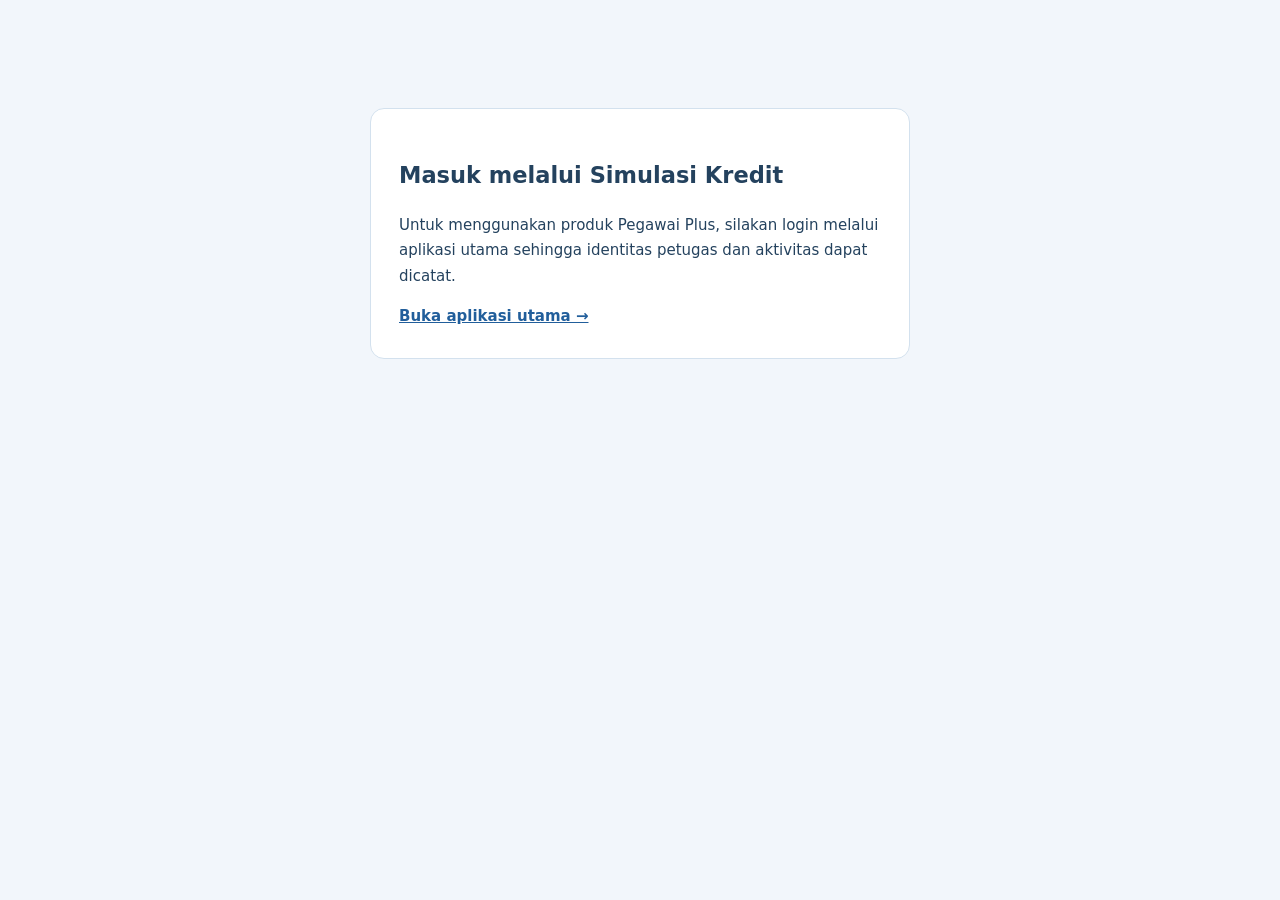
<file: pegawai-plus.html>
<!doctype html>
<html lang="id">
<head><script id="themeBoot2026">try{var __t=localStorage.getItem('simkredit_user_theme_v1');document.documentElement.setAttribute('data-app-theme',__t==='dark'?'dark':'light')}catch(e){document.documentElement.setAttribute('data-app-theme','light')}</script>
<meta charset="utf-8">
<meta name="viewport" content="width=device-width,initial-scale=1,viewport-fit=cover">
<meta name="theme-color" content="#09243f">
<meta name="description" content="Simulasi Kredit Pegawai Plus Metode-1 dan Metode-2 — retensi aktif sesuai pilihan produk, jadwal anuitas dua fase dan dana bersih.">
<meta name="color-scheme" content="light dark">
<title>Simulasi Kredit Pegawai Plus | Metode-1 & Metode-2</title>
<style>
:root{--navy:#09243f;--navy2:#133b5f;--blue:#1e63c3;--teal:#007f86;--ink:#122c45;--muted:#61748c;--edge:#e1e8ef;--soft:#f5f8fc;--bg:#edf2f7;--gold:#bd8637;--white:#fff;--green:#147e60;--red:#bd3540;--warn:#a56d0b;--shadow:0 8px 30px rgba(12,41,71,.07)}
*{box-sizing:border-box}html{scroll-behavior:smooth}body{margin:0;background:var(--bg);color:var(--ink);font:14px/1.5 system-ui,-apple-system,"Segoe UI",Arial,sans-serif}button,input,select{font:inherit}button{cursor:pointer}button:focus-visible,input:focus-visible,select:focus-visible{outline:3px solid #80c3ec;outline-offset:2px}input,select{min-width:0}
.topbar{background:linear-gradient(120deg,#082039 0%,#133757 100%);color:#fff;border-bottom:3px solid #b48a4b}.topbar-inner{max-width:1410px;padding:17px 26px;margin:auto;display:flex;justify-content:space-between;align-items:center;gap:24px}.brand{display:flex;align-items:center;gap:13px}.brand-mark{width:47px;height:47px;background:linear-gradient(145deg,#fff,#e7f0f6);border-radius:13px;color:#103757;display:grid;place-items:center;box-shadow:inset 0 0 0 2px rgba(10,50,80,.05);font-size:24px;font-weight:900;letter-spacing:-5px;padding-right:6px}.brand small{display:block;color:#aac0d4;text-transform:uppercase;letter-spacing:1.8px;font-size:9px;font-weight:700}.brand h1{font-size:18px;margin:1px 0 0;line-height:1.2;letter-spacing:.1px}.brand p{margin:3px 0 0;color:#cddbe6;font-size:12px}.top-actions{display:flex;gap:8px;align-items:center;flex-wrap:wrap}.btn{display:inline-flex;justify-content:center;align-items:center;gap:8px;border:1px solid transparent;border-radius:9px;padding:11px 14px;font-weight:700;font-size:12px;letter-spacing:.1px;background:#fff;color:var(--navy);min-height:40px;transition:transform .16s,background .16s}.btn:hover{transform:translateY(-1px)}.btn-ghost{border-color:#4c6680;background:transparent;color:#fff}.btn-ghost:hover{background:#224565}.btn-gold{background:#d0a365;color:#162b3a}.btn-primary{background:var(--blue);color:#fff}.btn-soft{background:#eef4fb;color:#15466e;border-color:#d7e4ef}.btn-tiny{padding:7px 10px;min-height:32px;font-size:11px}.btn svg{width:15px;height:15px}.hide{display:none!important}
.page{max-width:1410px;padding:22px 26px 62px;margin:0 auto}.headline{display:flex;align-items:center;justify-content:space-between;flex-wrap:wrap;gap:10px;margin-bottom:17px}.headline .eyebrow{font-size:10px;color:var(--teal);font-weight:800;letter-spacing:1.9px;text-transform:uppercase}.headline h2{margin:2px 0 2px;font-size:21px;letter-spacing:-.6px}.headline p{color:var(--muted);font-size:12px;margin:0}.pill{display:inline-flex;align-items:center;gap:7px;background:#e3f3ee;color:#176c56;border:1px solid #b7e2d2;padding:7px 11px;border-radius:100px;font-size:11px;font-weight:750}.pill:before{content:"";width:7px;height:7px;background:#169a77;border-radius:50%}
.toppills{display:flex;flex-wrap:wrap;gap:8px;align-items:center}.chip{background:#fff;border:1px solid var(--edge);border-radius:7px;padding:7px 10px;color:var(--muted);font-size:11px}.chip strong{color:var(--ink)}
.kpi-grid{display:grid;grid-template-columns:repeat(4,minmax(0,1fr));gap:13px;margin-bottom:16px}.kpi{background:#fff;border:1px solid var(--edge);border-radius:12px;padding:16px 18px;box-shadow:var(--shadow);position:relative;overflow:hidden;min-height:102px}.kpi:before{content:"";position:absolute;top:0;bottom:0;left:0;width:4px;background:#278ab3}.kpi:nth-child(2):before{background:#b58d43}.kpi:nth-child(3):before{background:#087f86}.kpi:nth-child(4):before{background:#268663}.kpi .kpi-label{font-size:11px;color:var(--muted);font-weight:700;letter-spacing:.15px}.kpi .kpi-number{font-size:clamp(17px,1.9vw,25px);font-weight:850;margin:9px 0 1px;white-space:nowrap;letter-spacing:-.8px;font-variant-numeric:tabular-nums}.kpi .kpi-desc{font-size:10px;color:#8a9aaa}
.tabs{display:flex;gap:4px;border-bottom:1px solid #d8e2ed;margin-bottom:18px}.tab{border:0;background:none;padding:11px 17px;font-weight:750;color:#60768d;border-bottom:3px solid transparent}.tab[aria-selected="true"]{color:#126487;border-color:#13838b}.view{display:none}.view.active{display:block}.columns{display:grid;grid-template-columns:minmax(0,1.12fr) minmax(360px,.88fr);align-items:start;gap:16px}.stack{display:grid;gap:16px}.panel{background:#fff;border:1px solid var(--edge);border-radius:13px;overflow:hidden;box-shadow:var(--shadow)}.panel-heading{padding:16px 19px;display:flex;gap:11px;align-items:center;border-bottom:1px solid var(--edge)}.panel-index{background:#e7f2f6;color:#147086;border-radius:7px;width:30px;height:30px;display:grid;place-items:center;font-size:11px;font-weight:900}.panel-heading h3{font-size:13px;margin:0;color:#1b3b56}.panel-heading p{font-size:11px;color:#8594a4;margin:2px 0 0}.panel-body{padding:17px 19px 20px}.fields{display:grid;grid-template-columns:repeat(2,minmax(0,1fr));gap:13px 14px}.field{min-width:0}.field.full{grid-column:1/-1}.field label{display:block;margin-bottom:6px;font-size:11px;color:#445c74;font-weight:720}.field input,.field select{border:1px solid #d8e3ed;background:#f9fbfd;border-radius:8px;padding:10px 11px;width:100%;height:41px;color:#133651;font-weight:650;font-variant-numeric:tabular-nums}.field input:disabled{background:#eaf0f5;color:#647d92}.field input.currency{text-align:right}.field input:not(:disabled):focus,.field select:focus{border-color:#4b95c2;background:#fff}.field .hint{font-size:10px;color:#8493a4;margin-top:4px}.switchline{display:flex;gap:7px;align-items:center;justify-content:flex-start;color:#62778c;font-size:11px;margin:0 0 11px}.switchline input{width:14px;height:14px;accent-color:#117784}.formline{margin-bottom:13px}.quick-actions{display:flex;gap:8px;flex-wrap:wrap;margin-top:17px}.quick-actions .btn{flex:1}
.statline{display:flex;justify-content:space-between;align-items:start;gap:15px;padding:10px 0;border-bottom:1px solid #edf1f5;font-size:12px}.statline:last-child{border-bottom:0}.statline span{color:#5a7186}.statline strong{text-align:right;font-variant-numeric:tabular-nums;font-size:12px}.result-section{padding:17px 19px}.result-title{font-size:12px;color:var(--navy);font-weight:850;text-transform:uppercase;letter-spacing:1.1px;margin-bottom:8px}.stage-grid{display:grid;grid-template-columns:1fr 1fr;gap:10px}.stage{background:#f4f8fc;border-radius:10px;padding:14px;border:1px solid #e2ecf4}.stage.pension{background:#eff9f7;border-color:#d4eae8}.stage b{display:block;font-size:10px;letter-spacing:.3px;color:#678096;text-transform:uppercase}.stage strong{display:block;font-size:20px;letter-spacing:-.5px;margin:8px 0 5px;white-space:nowrap;font-variant-numeric:tabular-nums}.stage small{font-size:10px;color:#667f91}.ratio-area{padding:15px 19px;border-top:1px solid var(--edge)}.ratio-row{margin-top:13px}.ratio-head{display:flex;justify-content:space-between;gap:12px;font-size:11px;margin-bottom:7px}.ratio-head span{color:var(--muted)}.ratio-head b{font-variant-numeric:tabular-nums}.meter{height:8px;background:#e9eef4;border-radius:99px;overflow:hidden}.meter div{height:100%;background:linear-gradient(90deg,#1e8e91,#48afb3);border-radius:99px;transition:width .2s}.meter .is-over{background:#bf3542}.notice{display:flex;gap:10px;border-radius:9px;margin-top:11px;padding:11px 12px;font-size:11px;line-height:1.5;border:1px solid #dbe7f2;color:#385b72;background:#f2f8fc}.notice.warn{background:#fff8e8;border-color:#f0d9a9;color:#86600e}.notice.bad{background:#fff0f1;border-color:#efcbd0;color:#a62c3a}.notice.good{background:#effaf5;border-color:#c9e8d8;color:#1d6a51}.notice .symbol{font-weight:950;font-size:15px;line-height:1.2}.notices{padding:4px 18px 17px}.help{font-size:11px;color:#72869a;line-height:1.6}.muted{color:var(--muted)}.text-small{font-size:11px}.footer{margin-top:23px;text-align:center;color:#718396;font-size:10px}.footer b{color:#405a70}
.schedule-toolbar{display:flex;gap:10px;justify-content:space-between;align-items:center;padding:15px 17px;flex-wrap:wrap;border-bottom:1px solid var(--edge)}.schedule-toolbar h3{margin:0;font-size:14px}.schedule-toolbar p{font-size:11px;margin:2px 0 0;color:var(--muted)}.table-wrap{overflow:auto;max-height:730px}.schedule{border-collapse:separate;border-spacing:0;width:100%;white-space:nowrap;font-size:11px;font-variant-numeric:tabular-nums}.schedule th{text-align:right;position:sticky;top:0;z-index:1;background:#143651;color:#fff;padding:12px 13px;font-size:10px;letter-spacing:.15px}.schedule th:nth-child(-n+3){text-align:left}.schedule td{border-bottom:1px solid #edf1f5;text-align:right;padding:10px 13px}.schedule td:nth-child(-n+3){text-align:left}.schedule tbody tr:nth-child(even){background:#f8fbfe}.schedule tr.stage-change{background:#e8f4f4!important}.schedule tr:last-child{background:#eaf4f9;font-weight:800}.tag{border-radius:6px;padding:4px 8px;font-size:10px;font-weight:750;background:#e7effb;color:#235b94}.tag.retired{background:#e8f5f1;color:#177a61}.table-footer{padding:16px;display:flex;justify-content:space-between;gap:18px;flex-wrap:wrap;background:#f4f8fc;color:#31495d;font-size:12px}.table-footer strong{font-variant-numeric:tabular-nums}
.chart-panel{padding:21px}.chart-head{display:flex;justify-content:space-between;gap:10px;flex-wrap:wrap;align-items:center;margin-bottom:13px}.chart-head h3{margin:0;font-size:14px}.chart-head span{font-size:11px;color:var(--muted)}.chart-area{width:100%;overflow:hidden}.chart-area svg{display:block;width:100%;height:auto;max-height:280px}.legend{display:flex;gap:15px;align-items:center;font-size:11px;color:var(--muted)}.legend i{width:10px;height:10px;display:inline-block;background:#168589;border-radius:2px;margin-right:5px}
.method{padding:20px 24px}.method h3{margin:0 0 13px;font-size:17px}.method h4{font-size:13px;margin:20px 0 8px}.method p,.method li{color:#536a7f;line-height:1.8;font-size:12px}.method code{padding:2px 6px;background:#eff5f9;border-radius:5px;color:#194a71}.formula{background:#f2f7fb;border:1px solid #e1eaf2;padding:13px;border-radius:8px;overflow:auto;font:12px/1.65 ui-monospace,Consolas,monospace;color:#183e60}.data-source{border-left:3px solid #c09859;padding-left:13px}
.print-only{display:none}.status-negative{color:var(--red)}

/* Kartu angsuran — visualisasi jadwal dan lembar cetak kosong untuk bukti pembayaran aktual. */
.tabs{flex-wrap:wrap}
.card-buttons{display:flex;flex-wrap:wrap;gap:8px}
.card-screen{padding:18px;background:#eef3f7}
.card-paper{max-width:1250px;margin:auto;background:#fff;border:1px solid #d4e1e9;border-radius:9px;box-shadow:0 8px 25px rgba(18,57,84,.07);padding:22px}
.card-title{display:flex;align-items:center;justify-content:space-between;gap:16px;padding-bottom:15px;border-bottom:2px solid #173b58}
.card-title h3{font-size:21px;letter-spacing:.9px;margin:4px 0 2px;color:#123451}
.card-title p{font-size:10px;font-weight:700;letter-spacing:.6px;color:#8c5919;margin:0}
.card-kicker{font-size:10px;font-weight:800;letter-spacing:1.3px;color:#2e6d86}
.card-vline{color:#b4bfcc;padding:0 7px}
.card-stamp{color:#1b6980;border:1px solid #a9cad8;background:#ecf6fa;border-radius:6px;padding:8px 11px;font-weight:900;font-size:11px;white-space:nowrap}
.card-identity{display:grid;grid-template-columns:repeat(4,minmax(0,1fr));gap:9px 14px;margin:17px 0 14px}
.card-identity .identity-unit b{display:block;color:#708499;font-size:10px;letter-spacing:.1px}
.card-identity .identity-unit strong{display:block;color:#193751;font-size:12px;margin-top:2px;overflow-wrap:anywhere}
.card-highlights{display:grid;grid-template-columns:repeat(4,minmax(0,1fr));gap:9px;margin:14px 0}
.card-highlights .highlight{background:#f3f8fc;border:1px solid #e0ebf1;border-radius:8px;padding:10px}
.card-highlights .highlight span{font-size:10px;color:#6b8194;display:block}
.card-highlights .highlight strong{display:block;color:#153c58;font-size:15px;margin-top:4px;font-variant-numeric:tabular-nums}
.card-status{font-size:11px;border:1px solid #cfe3ee;background:#f1f8fc;color:#29536e;border-radius:7px;padding:10px;margin-bottom:14px}
.card-status.warning{background:#fff7e9;border-color:#f1d9a8;color:#805810}
.card-table-wrapper{width:100%;overflow-x:auto;border:1px solid #d5e1e9;border-radius:7px}
.repayment-card{width:100%;border-collapse:collapse;font-size:11px;font-variant-numeric:tabular-nums;white-space:nowrap}
.repayment-card th{background:#173e5a;color:#fff;padding:10px 8px;font-size:10px;font-weight:750;text-align:right}
.repayment-card th:nth-child(-n+3){text-align:left}
.repayment-card td{padding:9px 8px;border-bottom:1px solid #e3ebf1;text-align:right}
.repayment-card td:nth-child(-n+3){text-align:left}
.repayment-card tbody tr:nth-child(even){background:#f8fafc}
.repayment-card tbody tr.retirement-switch{background:#e6f5f3}
.repayment-card .empty-paid{border-left:1px dashed #c6d2dd;min-width:84px}
.repayment-card .initials{min-width:52px}
.card-summary-footer{display:flex;gap:10px 20px;flex-wrap:wrap;justify-content:space-between;background:#f2f7fa;padding:12px;margin-top:12px;font-size:11px}
.card-summary-footer strong{font-size:12px;white-space:nowrap}
.card-policy{font-size:10px;color:#698095;line-height:1.6;margin-top:12px}
@media(max-width:830px){.card-screen{padding:9px}.card-paper{padding:12px}.card-identity{grid-template-columns:repeat(2,minmax(0,1fr))}.card-highlights{grid-template-columns:repeat(2,minmax(0,1fr))}.card-title h3{font-size:17px}}
@media(max-width:440px){.tabs .tab{padding:8px 9px;font-size:11px}.card-buttons{width:100%}.card-buttons .btn{flex:1}.card-highlights .highlight strong{font-size:12px}.card-stamp{font-size:9px;padding:6px}.card-title p{font-size:8px}}
@media print{
 .print-card-page{break-after:page;page-break-after:always;font-family:Arial,sans-serif;color:#1b364b}
 .print-card-page:last-child{break-after:auto;page-break-after:auto}
 .print-card-head{display:flex;justify-content:space-between;border-bottom:2px solid #163c5a;padding-bottom:7px;margin-bottom:9px}
 .print-card-head h1{margin:0;font-size:17px;letter-spacing:.6px}
 .print-card-head h2{margin:2px 0 0;font-size:12px}
 .print-card-head .label{font-size:8px;color:#626f7a}
 .print-card-meta{display:grid;grid-template-columns:repeat(4,1fr);gap:6px 14px;font-size:9px;margin:9px 0 9px}
 .print-card-meta div{border-bottom:1px solid #e1e7eb;padding-bottom:3px}
 .print-card-meta b{display:block;color:#657588;font-size:8px}
 .print-card-stage{font-size:9px;background:#eef5f7;padding:6px 8px;margin:9px 0}
 .print-card-page .repayment-card{font-size:9px;table-layout:fixed;width:100%;white-space:normal}
 .print-card-page .repayment-card th{background:#e7eff5!important;color:#152e43!important;font-size:8px;padding:5px 3px;border:1px solid #aebecb;white-space:normal}
 .print-card-page .repayment-card td{padding:5px 3px;font-size:9px;line-height:1.15;border:1px solid #b8c7d2;height:19px}
 .print-card-page .repayment-card th:nth-child(1){width:6%}
 .print-card-page .repayment-card th:nth-child(2){width:15%}
 .print-card-page .repayment-card th:nth-child(3){width:10%}
 .print-card-page .repayment-card th:nth-child(4){width:17%}
 .print-card-page .repayment-card th:nth-child(5){width:15%}
 .print-card-page .repayment-card th:nth-child(6){width:19%}
 .print-card-page .repayment-card th:nth-child(7){width:18%}


 .print-card-page .repayment-card td:nth-child(-n+3){text-align:center}

 .print-card-footer{margin-top:9px;display:flex;align-items:flex-end;justify-content:space-between;gap:15px;border-top:1px solid #cad5df;padding-top:6px;font-size:8px}
 .print-card-footer strong{font-size:9px}
 .print-card-summary{margin-top:7px;display:flex;gap:18px;font-size:9px}
 .print-card-flag{color:#924922;font-weight:bold;margin-top:6px;font-size:8px}
 .print-card-page .signature{border-top:1px solid #748da0;padding-top:2px;text-align:center;min-width:115px}
}

@media(max-width:1100px){.columns{grid-template-columns:1fr 1fr}.kpi .kpi-number{font-size:18px}.stage strong{font-size:17px}}@media(max-width:830px){.topbar-inner{padding:15px 18px;align-items:flex-start;flex-direction:column;gap:13px}.page{padding:18px 14px 42px}.columns{grid-template-columns:1fr}.kpi-grid{grid-template-columns:repeat(2,minmax(0,1fr))}.kpi .kpi-number{font-size:22px}.stage strong{font-size:21px}.panel-body{padding:15px}.panel-heading{padding:13px 15px}.top-actions{width:100%}.top-actions .btn{flex:1}.headline h2{font-size:19px}}@media(max-width:440px){.brand h1{font-size:16px}.top-actions{display:grid;grid-template-columns:repeat(3,1fr)}.top-actions .btn{padding:9px 7px;font-size:11px}.btn .label-long{display:none}.headline h2{font-size:17px}.kpi{padding:13px 12px;min-height:90px}.kpi .kpi-number{font-size:17px;letter-spacing:-.4px}.kpi .kpi-label{font-size:10px}.fields{gap:12px 10px}.field label{font-size:10px}.field input,.field select{font-size:12px;padding:9px}.stage strong{font-size:16px}.stage{padding:11px}.tab{padding:10px 12px;font-size:12px}.result-section{padding:14px}.ratio-area{padding:14px}.method{padding:15px}}
@media print{@page{size:A4; margin:12mm 10mm}body{background:#fff;color:#142e43;font:10px/1.4 Arial,sans-serif}header,.page,.footer,.no-print{display:none!important}.print-only{display:block}.print-document{padding:0 2px}.print-top{display:flex;justify-content:space-between;align-items:center;border-bottom:2px solid #133956;padding-bottom:8px;margin-bottom:11px}.print-top h1{font-size:17px;margin:0}.print-top p{margin:4px 0 0;font-size:10px}.print-ref{text-align:right;font-size:9px}.print-grid{display:grid;grid-template-columns:repeat(3,1fr);gap:8px;margin:10px 0 12px}.print-kpi{border:1px solid #c9d6df;padding:8px}.print-kpi b{display:block;font-size:10px;color:#4b6276}.print-kpi strong{display:block;font-size:14px;margin-top:6px}.print-tbl{width:100%;border-collapse:collapse;font-size:8px;font-variant-numeric:tabular-nums}.print-tbl th{background:#e7f0f5}.print-tbl th,.print-tbl td{border:1px solid #cdd9e3;padding:4px;text-align:right}.print-tbl th:nth-child(-n+3),.print-tbl td:nth-child(-n+3){text-align:left}.print-tbl thead{display:table-header-group}.print-tbl tr{break-inside:avoid;page-break-inside:avoid}.print-tbl th{font-weight:bold}.print-foot{margin-top:13px;font-size:9px}.print-summary{display:grid;grid-template-columns:1fr 1fr;gap:10px;font-size:10px;margin-bottom:15px}.print-summary div{padding:5px;background:#f6f9fa}.print-summary b{display:block}.print-sign{margin-top:18px;display:flex;justify-content:space-between;gap:12px}.print-sign span{display:block;border-top:1px solid #b2c1cd;margin-top:50px;min-width:150px;text-align:center}.print-note{border:1px solid #ead5a6;background:#fffaf0;padding:8px;color:#72510d;margin-bottom:10px}}

#plusOtherAjkFields[hidden]{display:none!important}.plus-ajk-choice .hint{line-height:1.5}
</style>
<style>
html.plus-direct-mode body>.topbar,html.plus-direct-mode body>.page,html.plus-direct-mode body>.footer{display:none!important}
html.plus-direct-mode #plusDirectNotice{display:block!important}

/* Identitas debitur & referensi memakai panel induk yang seragam pada semua produk. */
body.embedded-plus #plusInternalDebtorField, body.embedded-plus #plusInternalReferenceField{display:none!important}

body.embedded-plus .topbar{display:none}
body.embedded-plus .page{max-width:1440px;padding:16px 18px 36px}
body.embedded-plus #creditProduct{pointer-events:none;appearance:none;background:#eef5fb;color:#194475}
body.embedded-plus .footer{margin-bottom:0}
@media(max-width:760px){body.embedded-plus .page{padding:12px 9px 20px}}
</style>
<style id="printPageStyle"></style>
<style>#plusInternalProductField{display:none!important}</style>
<style id="professionalDesignV2">
/* Pegawai Plus Metode 1/2 — professional unified screen design */
@media screen {
:root{--navy:#132f55;--blue:#215b9a;--ink:#173450;--muted:#627c94;--edge:#dce6f0;--bg:#f2f6fb;--shadow:0 12px 32px rgba(20,50,92,.055)}
html{scroll-behavior:smooth}body{background:#f2f6fb!important;color:#1b3553!important;font-family:Inter,-apple-system,BlinkMacSystemFont,"Segoe UI",Arial,sans-serif}
.page{max-width:1440px!important;padding:10px 7px 34px!important}
.headline{background:#fff;border:1px solid #dce6ef;border-radius:14px;padding:15px 20px;margin-bottom:13px;box-shadow:var(--shadow)}
.headline .eyebrow{color:#2c72a0;font-size:10px}.headline h2{font-size:22px;color:#173e6c}.headline p{color:#60768f}
.kpi-grid{gap:12px!important;margin-bottom:14px!important}.kpi{border-radius:14px!important;border:1px solid #dce6f0!important;box-shadow:var(--shadow)!important;background:white!important;padding:17px!important;min-height:110px}
.kpi:before{background:#2c6fb6!important;width:4px}.kpi:nth-child(4):before{background:#168e73!important}
.kpi .kpi-label{font-size:10px;color:#657c92}.kpi .kpi-number{font-size:clamp(16px,1.7vw,24px);color:#173e6b;letter-spacing:-.6px}.kpi:nth-child(4) .kpi-number{color:#13785b}
.tabs{border-bottom:1px solid #dce7f1;background:#fff;padding:4px 6px;border-radius:11px;margin-bottom:14px!important;box-shadow:0 4px 22px #173b6310}
.tab{border-radius:9px;border-bottom:0!important;color:#58728e;font-size:12px!important}.tab[aria-selected="true"]{background:#e9f2fc!important;color:#154c87!important}
.columns{gap:15px!important;grid-template-columns:minmax(0,1.03fr) minmax(0,.97fr)!important}
.stack{gap:13px!important}.panel{border:1px solid #dce5ef!important;border-radius:15px!important;background:#fff!important;box-shadow:var(--shadow)!important}
.panel-heading{padding:15px 18px!important;border-bottom:1px solid #e5eef7!important;background:#fbfdff}
.panel-heading h3{font-size:13px!important;color:#214b75!important}.panel-heading p{color:#748ba0;font-size:10px}
.panel-index{border-radius:8px;background:#1d568f!important;color:white!important}
.panel-body,.result-section,.ratio-area{padding:17px 18px!important}
.fields{gap:14px!important}.field label{font-size:12px!important;color:#3a5470!important;font-weight:740}.field input,.field select{min-height:43px;height:auto!important;border:1px solid #d3dfeb!important;border-radius:9px!important;background:#fcfdff!important;color:#173a5a!important;font-size:13px!important;font-weight:600!important}
.field input:focus,.field select:focus{border-color:#5b96cb!important;background:white!important;outline:3px solid #d0e4f8!important;outline-offset:0!important}
.field .hint{font-size:11px!important;line-height:1.55;color:#69849b!important}
.statline{font-size:12px!important;gap:14px}.statline strong{color:#173e6b}
.stage-grid{gap:10px}.stage{border:1px solid #d6e8f6;background:#f0f7ff!important;border-radius:11px}.stage.pension{background:#edf8f4!important;border-color:#c8e7dd}.stage strong{font-size:clamp(16px,1.7vw,22px);color:#1a5080}
.notice,.card-status{border-radius:10px}
.ux-retention-card{border:1px solid #c7ddeb;border-left:4px solid #217ab4;border-radius:12px;background:#f1f8ff;padding:14px 16px;margin-bottom:14px;color:#26527a}
.ux-retention-card.is-method2{border-color:#f0d9a8;border-left-color:#bd8738;background:#fff9ef;color:#80561e}
.ux-retention-card strong{display:block;font-size:12px;margin-bottom:5px}.ux-retention-card p{font-size:11px;line-height:1.5;margin:0}
.ux-advanced{border:1px solid #dce8f4;border-radius:11px;background:#f6faff;margin-top:13px;padding:11px 13px}
.ux-advanced summary{cursor:pointer;font-size:12px;font-weight:800;color:#1d5287;list-style:auto}
.ux-advanced p{font-size:10px;color:#6e859a;line-height:1.5}
.ux-advanced-grid{display:grid;grid-template-columns:repeat(2,minmax(0,1fr));gap:12px;padding-top:12px}
.ux-ajk-note{border-radius:9px;background:#fff9ec;border:1px solid #e9d6af;padding:10px 12px;margin-top:11px;color:#795a2a;font-size:10px;line-height:1.6}
.card-paper,.chart-panel{border-radius:15px}
@media(max-width:1100px){.columns{grid-template-columns:1fr!important}.page{padding:9px 5px 25px!important}}
@media(max-width:720px){.page{padding:7px 3px 25px!important}.headline{padding:15px;border-radius:12px}.headline h2{font-size:19px}.headline p{font-size:11px}.kpi-grid{grid-template-columns:repeat(2,minmax(0,1fr))!important;gap:8px!important}.kpi{padding:13px 11px!important;min-height:93px!important}.kpi .kpi-number{font-size:clamp(14px,4.5vw,22px)!important;white-space:normal;overflow-wrap:anywhere}.tabs{display:flex!important;flex-wrap:nowrap!important;overflow-x:auto;scrollbar-width:none;padding:5px}.tab{white-space:nowrap;font-size:11px!important;padding:10px 11px!important;flex-shrink:0}.panel-body,.result-section,.ratio-area{padding:14px 13px!important}.panel-heading{padding:13px!important}.fields{gap:12px 9px}.field input,.field select{font-size:16px!important}.field label{font-size:12px!important}.field .hint{font-size:11px!important}.stage strong{font-size:17px}.ux-advanced-grid{grid-template-columns:1fr}.card-paper{padding:12px}.result-title{font-size:11px}}
@media(prefers-reduced-motion:reduce){html{scroll-behavior:auto}*{transition:none!important}}
}
@media print {.ux-retention-card,.ux-advanced summary,.ux-ajk-note{display:none!important}}

</style>
<style id="bankCleanUi2026">
/* Bank Professional Clean UI — perbaikan visual, tidak mengubah kalkulasi. */
@media screen {
  #globalProductNav{border-bottom:1px solid #e2e8f0!important;box-shadow:none!important}
  #globalProductNav .gpn-inner{max-width:1440px!important;min-height:66px!important;padding:9px 22px!important;gap:16px!important;display:flex!important;flex-wrap:nowrap!important;align-items:center!important}
  #globalProductNav .gpn-caption{flex:0 0 auto!important;min-width:0!important}
  #globalProductNav .gpn-caption b{font-size:17px!important;letter-spacing:-.35px!important;color:#173e68!important;text-transform:none!important}
  #globalProductNav .gpn-caption span,#gpnStatus{display:none!important}
  #globalProductNav label{font-size:11px!important;font-weight:700!important;letter-spacing:0!important;white-space:nowrap;color:#506680!important}
  #globalProductSelect{flex:1 1 300px!important;width:clamp(220px,31vw,420px)!important;max-width:420px!important;min-width:170px!important;min-height:41px!important;height:42px!important;padding:7px 11px!important;background:#fff!important;box-shadow:none!important;border:1px solid #c9d8e7!important;border-radius:8px!important;font-size:13px!important}
  #globalProductNav .top-print-actions{display:flex!important;align-items:center!important;gap:8px!important;flex:0 0 auto!important;min-width:0!important;margin-left:auto!important;width:auto!important}
  #globalProductNav .top-print-button{min-height:42px!important;height:42px!important;min-width:0!important;padding:8px 12px!important;border-radius:8px!important;box-shadow:none!important;gap:7px!important;white-space:nowrap!important;font-size:12px!important;text-align:center!important}
  #globalProductNav .top-print-button b{font-size:12px!important}
  #globalProductNav .top-print-button small{display:none!important}
  #globalProductNav .top-print-button .action-icon{font-size:15px!important}
  header.ui-legacy-header{display:none!important}
  .offline-preview-banner{margin:0!important;max-width:none!important;border-radius:0!important;border:0!important;border-bottom:1px solid #eadfbf!important;background:#fffbf0!important;color:#8a6b35!important;padding:5px max(18px,calc((100vw - 1400px)/2))!important;font-size:11px!important;line-height:1.45!important;text-align:left!important;letter-spacing:0!important;font-weight:600!important}
  .offline-preview-banner small{display:none!important}
  .ux-workspace{padding:12px 22px 0!important;max-width:1440px!important}
  .ux-welcome{display:none!important}
  .ux-steps{position:relative!important;top:auto!important;z-index:1!important;display:flex!important;flex-wrap:nowrap!important;gap:13px!important;padding:0 0 7px!important;margin:0 0 11px!important;border:0!important;border-bottom:1px solid #dbe4ee!important;background:transparent!important;box-shadow:none!important;border-radius:0!important}
  .ux-step{flex:0 1 auto!important;min-width:0!important;padding:7px 8px!important;gap:6px!important;background:transparent!important;border-radius:0!important;color:#698096!important;white-space:nowrap!important;font-size:12px!important;line-height:1.4!important}
  .ux-step.is-active{background:transparent!important;color:#19558e!important;box-shadow:inset 0 -2px #2263a0!important}
  .ux-step span:first-child{width:20px!important;height:20px!important;border-radius:5px!important;font-size:9px!important}
  .ux-cards{gap:9px!important;margin:0 0 9px!important}
  .ux-stat{padding:12px 14px!important;min-height:76px!important;border-radius:10px!important;box-shadow:none!important;border-color:#dfe7ee!important}
  .ux-stat:before{top:12px!important;bottom:12px!important}
  .ux-stat small{font-size:10px!important;letter-spacing:.35px!important}
  .ux-stat strong{font-size:clamp(17px,1.65vw,23px)!important;margin:5px 0 0!important}
  .ux-stat em{display:none!important}
  .ux-disclosure{padding:8px 11px!important;margin-bottom:3px!important;border-width:1px!important;border-left-width:3px!important;border-radius:8px!important;font-size:11px!important;box-shadow:none!important}
  #coreMain{padding-top:8px!important}
  #coreMain .mobile-quick-nav{display:none!important}
  #coreMain .print-heading{display:none!important} /* Ringkasan cetak tetap aktif pada @media print */
  #coreMain .product-summary{border-radius:9px!important;padding:10px 13px!important}
  /* Ringkasan utama ditampilkan sekali di 4 kartu; detail fasilitas tetap muncul di cetak. */
  #coreMain .print-facility{display:none!important}
  #coreMain .hero{padding:12px 18px!important;background:#fff!important;border:1px solid #dfe7ee!important;border-radius:10px!important;box-shadow:none!important;color:#183e65!important;min-height:0!important}
  #coreMain .hero:before,#coreMain .hero:after,#coreMain .hero-top,#coreMain .hero-value,#coreMain .hero>p{display:none!important}
  #coreMain .hero-bottom{display:grid!important;grid-template-columns:repeat(2,minmax(0,1fr))!important;gap:8px 15px!important;padding:0!important;margin:0!important;border:0!important}
  #coreMain .hero-bottom span{color:#667d94!important;font-size:10px!important;margin-bottom:3px!important}
  #coreMain .hero-bottom strong{color:#1a4777!important;font-size:15px!important}
  #coreMain .hero-bottom>div:last-child{grid-column:auto!important}

  #plusMain .plus-topline{display:none!important}
  #plusMain{padding-top:8px!important}
  #plusMain .plus-actions{justify-content:flex-end!important}
  #plusMain .plus-save-actions-clean{display:flex!important;justify-content:flex-end!important;padding:9px 0 4px!important}
  #plusMain .plus-save-actions-clean button{min-height:42px!important}
  #thtMain{padding-top:8px!important}
  #thtMain .tht-head{padding:9px 13px!important;min-height:0!important;box-shadow:none!important;margin-bottom:9px!important;align-items:center!important}
  #thtMain .tht-head h2{display:none!important}
  #thtMain .tht-head p{font-size:11px!important;margin:0!important}
  #thtMain .tht-head button{white-space:nowrap!important}
}
@media screen and (max-width:1030px){
  #globalProductNav .gpn-inner{flex-wrap:wrap!important;gap:9px!important}
  #globalProductNav .gpn-caption{flex:1 0 180px!important}
  #globalProductNav .top-print-actions{margin-left:auto!important}
}
@media screen and (max-width:680px){
  #globalProductNav .gpn-inner{padding:10px 14px!important;display:grid!important;grid-template-columns:1fr!important;gap:7px!important}
  #globalProductNav .gpn-caption b{font-size:15px!important}
  #globalProductNav label{display:none!important}
  #globalProductSelect{width:100%!important;max-width:100%!important;min-width:0!important;font-size:14px!important;min-height:44px!important}
  #globalProductNav .top-print-actions{width:100%!important;display:grid!important;grid-template-columns:1fr 1fr!important;gap:8px!important;margin:0!important}
  #globalProductNav .top-print-button{min-width:0!important;white-space:normal!important;padding:7px 5px!important}
  #globalProductNav .top-print-button b{font-size:11px!important}
  .offline-preview-banner{font-size:10px!important;padding:5px 14px!important}
  .ux-workspace{padding:9px 12px 0!important}
  .ux-steps{gap:3px!important;padding-bottom:5px!important;margin-bottom:8px!important}
  .ux-step{flex:1 1 0!important;padding:7px 2px!important;font-size:10px!important;display:flex!important;flex-direction:column!important;gap:3px!important}
  .ux-step span:first-child{width:18px!important;height:18px!important;font-size:9px!important}
  .ux-cards{gap:7px!important}
  .ux-stat{padding:10px!important;min-height:72px!important}
  .ux-stat small{font-size:9px!important;letter-spacing:0!important}
  .ux-stat strong{font-size:clamp(14px,4.4vw,19px)!important}
  #plusMain,#coreMain,#thtMain{padding-top:7px!important}
  #thtMain .tht-head{padding:8px 10px!important}
}
@media print{body .offline-preview-banner,.ux-workspace,#globalProductNav,#globalProductNav:not([hidden]),header.ui-legacy-header,.plus-save-actions-clean{display:none!important}}

</style>
<style id="bankHybridOriginalTht2026">/* Desain produk: CPNS/ASN, Pensiun, Usaha, THT = tampilan awal.
   Hanya Pegawai Plus Metode 1 dan 2 = Clean UI dua fase.
   Perubahan layar saja, TIDAK berlaku untuk cetak. */
@media screen {
  body.ui-kredit-awal #uxWorkspace{display:none!important}
  body.ui-kredit-awal #globalProductNav{background:#fff;border-bottom:1px solid #d8e3f0}
  body.ui-kredit-awal #globalProductNav .gpn-caption b{color:#19446f}
  body.ui-kredit-awal #globalProductNav #gpnStatus{display:none}
  body.ui-kredit-awal .offline-preview-banner{font-size:11px;line-height:1.45;padding:8px 16px;max-width:1440px;margin:9px auto 0}
  body.ui-kredit-awal #coreMain{max-width:1440px}
  body.ui-kredit-awal #thtMain{max-width:1440px;padding:25px 4.5% 30px;color:#253b54}
  /* Skema-3 THT: gunakan komposisi kolom, tipografi, dan warna produk CPNS/ASN awal */
  body.ui-kredit-awal #thtMain .tht-head{background:transparent!important;color:#17375f!important;border:0!important;border-radius:0!important;padding:5px 0 12px!important;box-shadow:none!important;min-height:0!important;margin:0 0 13px!important;display:flex!important;justify-content:space-between!important;align-items:center!important}
  body.ui-kredit-awal #thtMain .tht-head h2{display:block!important;color:#17375f!important;font-size:clamp(22px,2.3vw,31px)!important;font-weight:670!important;letter-spacing:-.65px!important;margin:0 0 4px!important}
  body.ui-kredit-awal #thtMain .tht-head p{color:#708298!important;font-size:12px!important;margin:0!important;line-height:1.5!important}
  body.ui-kredit-awal #thtMain .tht-head button{background:#fff!important;color:#1c4d83!important;border:1px solid #cbdbea!important;border-radius:8px!important;box-shadow:none!important;min-height:42px!important;white-space:nowrap!important}
  body.ui-kredit-awal #thtMain .tht-grid{grid-template-columns:minmax(300px,360px) minmax(0,1fr)!important;gap:24px!important;align-items:start!important}
  body.ui-kredit-awal #thtMain .tht-box{background:#fff!important;border:1px solid #dce5ee!important;border-radius:12px!important;padding:20px!important;margin-bottom:18px!important;box-shadow:0 5px 24px rgba(20,51,90,.027)!important}
  body.ui-kredit-awal #thtMain .tht-box h3{font-size:13px!important;letter-spacing:.35px!important;font-weight:750!important;color:#194474!important;border-bottom:1px solid #e5edf7!important;padding:0 0 12px!important;margin:0 0 16px!important}
  body.ui-kredit-awal #thtMain .tht-fieldgrid{grid-template-columns:minmax(0,1fr)!important;gap:12px!important}
  body.ui-kredit-awal #thtMain .tht-field.wide{grid-column:auto!important}
  body.ui-kredit-awal #thtMain .tht-field label{font-size:12px!important;font-weight:650!important;color:#37506a!important;margin:0 0 6px!important}
  body.ui-kredit-awal #thtMain .tht-field input,body.ui-kredit-awal #thtMain .tht-field select{background:#fff!important;border:1px solid #dbe3e7!important;border-radius:8px!important;min-height:42px!important;color:#203b43!important;font-size:13px!important;padding:10px 11px!important}
  body.ui-kredit-awal #thtMain .tht-field small{font-size:10.5px!important;line-height:1.5!important}
  /* Atas: plafon biru besar; bawah: tiga angka pembiayaan di kartu terang */
  body.ui-kredit-awal #thtMain .tht-metrics{display:grid!important;grid-template-columns:repeat(3,minmax(0,1fr))!important;gap:12px!important;margin:0 0 16px!important}
  body.ui-kredit-awal #thtMain .tht-metric{padding:18px 15px!important;min-width:0!important;background:#fff!important;border:1px solid #dde7f0!important;border-radius:11px!important;box-shadow:0 3px 14px rgba(20,51,90,.025)!important;color:#173d67!important}
  body.ui-kredit-awal #thtMain .tht-metric.primary{grid-column:1/-1!important;background:linear-gradient(119deg,#10355f 0%,#174a80 61%,#2564a1 100%)!important;color:#fff!important;border:none!important;border-radius:14px!important;padding:25px 27px!important;min-height:145px!important}
  body.ui-kredit-awal #thtMain .tht-metric.primary span{color:#c8dbf3!important;font-size:10px!important;letter-spacing:1.2px!important}
  body.ui-kredit-awal #thtMain .tht-metric.primary strong{color:#fff!important;font-size:clamp(30px,3vw,43px)!important;margin-top:19px!important;letter-spacing:-.7px!important;line-height:1.1!important}
  body.ui-kredit-awal #thtMain .tht-metric.positive{background:#eef8f2!important;border-color:#cde8dc!important}
  body.ui-kredit-awal #thtMain .tht-metric.positive strong{color:#15765c!important}
  body.ui-kredit-awal #thtMain .tht-metric:not(.primary) span{color:#7890a3!important;font-size:10px!important}
  body.ui-kredit-awal #thtMain .tht-metric:not(.primary) strong{font-size:clamp(15px,1.45vw,21px)!important;overflow-wrap:anywhere!important;white-space:normal!important}
  body.ui-kredit-awal #thtMain .tht-info{background:#edf3fc!important;border-left:3px solid #2f6eaf!important;color:#305b88!important;border-radius:7px!important;font-size:11px!important}
  body.ui-kredit-awal #thtMain .tht-detail{border-bottom:1px solid #edf1f2!important}
  body.ui-kredit-awal #thtMain .tht-status{border-radius:8px!important}
  body.ui-kredit-awal #thtMain #thtIdentitySlot{margin:0 0 17px!important;padding:0!important;max-width:100%!important}
  body.ui-kredit-awal #thtMain #thtIdentitySlot>.input-group-document{background:#fff!important;box-shadow:0 5px 24px rgba(20,51,90,.027)!important;padding:19px 16px!important;margin:0!important}
  body.ui-kredit-awal #thtMain .tht-table-wrap{overflow-x:auto!important}
}
@media screen and (max-width:1100px){
  body.ui-kredit-awal #thtMain{padding:18px 3.5%!important}
  body.ui-kredit-awal #thtMain .tht-grid{grid-template-columns:minmax(0,1fr)!important;gap:15px!important}
  body.ui-kredit-awal #thtMain .tht-grid>div, body.ui-kredit-awal #thtMain .tht-box, body.ui-kredit-awal #thtMain .tht-metrics{min-width:0!important;max-width:100%!important}
  body.ui-kredit-awal #thtMain .tht-fieldgrid{grid-template-columns:repeat(2,minmax(0,1fr))!important}
  body.ui-kredit-awal #thtMain .tht-field.wide{grid-column:1/-1!important}
}
@media screen and (max-width:650px){
  body.ui-kredit-awal #thtMain{padding:13px 12px!important}
  body.ui-kredit-awal #thtMain .tht-head h2{font-size:22px!important}
  body.ui-kredit-awal #thtMain .tht-head{flex-wrap:wrap!important;gap:9px!important}
  body.ui-kredit-awal #thtMain .tht-head button{min-width:100%!important}
  body.ui-kredit-awal #thtMain .tht-box{padding:16px!important}
  body.ui-kredit-awal #thtMain .tht-fieldgrid{grid-template-columns:minmax(0,1fr)!important}
  body.ui-kredit-awal #thtMain .tht-field.wide{grid-column:auto!important}
  body.ui-kredit-awal #thtMain .tht-metrics{grid-template-columns:repeat(2,minmax(0,1fr))!important;gap:8px!important}
  body.ui-kredit-awal #thtMain .tht-metric.primary{grid-column:1/-1!important;padding:20px!important;min-height:125px!important}
  body.ui-kredit-awal #thtMain .tht-metric:not(.primary):last-child{grid-column:1/-1!important}
  body.ui-kredit-awal #thtMain .tht-metric:not(.primary){padding:13px 11px!important}
  body.ui-kredit-awal #thtMain .tht-metric:not(.primary) strong{font-size:16px!important}
  body.ui-kredit-awal #thtMain .tht-metric.primary strong{font-size:32px!important}
}
</style>

<style id="cpnsResultStylePegawaiPlus">
@media screen {
  .embedded-plus .headline{background:#fff!important;border:1px solid #dfe7ee!important;border-radius:12px!important;box-shadow:none!important;padding:14px 18px!important}
  .embedded-plus .headline .eyebrow{color:#2f6b9d!important}
  .embedded-plus .kpi-grid{display:grid!important;grid-template-columns:repeat(3,minmax(0,1fr))!important;gap:12px!important;margin-bottom:16px!important}
  .embedded-plus .kpi{position:relative!important;overflow:hidden!important;border:1px solid #dde7f0!important;border-radius:11px!important;background:#fff!important;box-shadow:0 3px 14px rgba(20,51,90,.025)!important;padding:18px 15px!important;min-height:112px!important}
  .embedded-plus .kpi:before{display:none!important}
  .embedded-plus .kpi .kpi-label{color:#7890a3!important;font-size:10px!important;font-weight:760!important;letter-spacing:1px!important;text-transform:uppercase!important}
  .embedded-plus .kpi .kpi-number{color:#173d67!important;font-size:clamp(15px,1.45vw,21px)!important;line-height:1.16!important;letter-spacing:-.45px!important;white-space:normal!important;overflow-wrap:anywhere!important}
  .embedded-plus .kpi .kpi-desc{color:#7f93a6!important;font-size:10px!important}
  .embedded-plus .kpi:first-child{grid-column:1/-1!important;background:linear-gradient(119deg,#10355f 0%,#174a80 61%,#2564a1 100%)!important;border:none!important;border-radius:14px!important;padding:25px 27px!important;min-height:145px!important;box-shadow:none!important}
  .embedded-plus .kpi:first-child .kpi-label{color:#c8dbf3!important;font-size:10px!important;letter-spacing:1.2px!important}
  .embedded-plus .kpi:first-child .kpi-number{color:#fff!important;font-size:clamp(30px,3vw,43px)!important;margin-top:19px!important;letter-spacing:-.7px!important;line-height:1.1!important}
  .embedded-plus .kpi:first-child .kpi-desc{color:#e1ebf7!important;font-size:11px!important}
  .embedded-plus .kpi:nth-child(4){background:#eef8f2!important;border-color:#cde8dc!important}
  .embedded-plus .kpi:nth-child(4) .kpi-number{color:#15765c!important}
  .embedded-plus .result-title{color:#153c66!important}
  .embedded-plus .panel-heading{background:#fff!important}
  .embedded-plus .panel-index{background:#e7f2f6!important;color:#147086!important}
}
@media screen and (max-width:720px){
  .embedded-plus .kpi-grid{grid-template-columns:repeat(2,minmax(0,1fr))!important;gap:8px!important}
  .embedded-plus .kpi:first-child{grid-column:1/-1!important;padding:20px!important;min-height:125px!important}
  .embedded-plus .kpi:first-child .kpi-number{font-size:32px!important}
  .embedded-plus .kpi:not(:first-child){padding:13px 11px!important;min-height:95px!important}
  .embedded-plus .kpi:nth-child(4){grid-column:1/-1!important}
  .embedded-plus .kpi:not(:first-child) .kpi-number{font-size:16px!important}
}
</style>


<style id="premiumNoDuplicateKpi2026">
@media screen{body.embedded-plus .kpi-grid,body.embedded-plus .headline{display:none!important}body.embedded-plus .page{padding-top:3px!important}}
</style>


<style id="bankCleanMinimalNotesPlus2026">
@media screen {
  .plusDirectNotice, .page .headline p,
  .page .panel-heading p, .page .plus-ajk-choice>.hint,
  .page #retentionPolicyText, .page #scheduleSub,
  .page #cardInterestHint, .page #tab-metode,
  .page #view-metode, .page #view-sim .panel:has(>p.help),
  .page .chart-head span,
  .page .print-note,
  .page .documentation-note {
    display: none !important;
  }
}
</style>
<link rel="stylesheet" href="./theme.css?v=20261014tht-schedule-lightpaper2"><script src="./theme.js?v=20261014" defer></script></head>
<body class="embedded-plus">
<script>if(window.parent===window)document.documentElement.classList.add('plus-direct-mode');</script>
<div id="plusDirectNotice" style="display:none;max-width:540px;margin:12vh auto;padding:28px;background:white;border-radius:14px;border:1px solid #d3e1ee;font:15px/1.7 system-ui;color:#24425e"><h2>Masuk melalui Simulasi Kredit</h2><p>Untuk menggunakan produk Pegawai Plus, silakan login melalui aplikasi utama sehingga identitas petugas dan aktivitas dapat dicatat.</p><a href="./index.html" style="color:#215e9b;font-weight:800">Buka aplikasi utama →</a></div>
<header class="topbar no-print"><div class="topbar-inner"><div class="brand"><div class="brand-mark" aria-hidden="true">M</div><div><small>APLIKASI SIMULASI KREDIT</small><h1>Simulasi Kredit Pegawai Plus</h1><p><span id="topProductLabel">METODE-2</span> &nbsp; / &nbsp; Simulasi pembiayaan dua tahap</p></div></div><div class="top-actions"><button id="installBtn" type="button" class="btn btn-ghost hide">＋ Pasang Aplikasi</button><button id="copyBtn" type="button" class="btn btn-ghost">Salin Hasil</button><button id="resetBtn" type="button" class="btn btn-ghost">Reset</button><button id="printBtn" type="button" class="btn btn-gold">Cetak Ringkasan</button><button id="printPlusSchedule" type="button" class="btn btn-gold">Cetak Jadwal</button></div></div></header>
<main class="page no-print">
<div class="headline"><div><div class="eyebrow">Credit simulation platform</div><h2>Simulasi Kredit Pegawai Plus — <span id="headlineProductLabel">Metode-2</span></h2><p>Perhitungan angsuran masa aktif dan masa pensiun dengan plafon otomatis berdasarkan kemampuan bayar, dilengkapi kartu angsuran.</p></div><div class="toppills"><span class="pill">Hitung langsung di perangkat</span><span class="chip">Kode Produk <strong id="topProductCode">3G</strong></span></div></div>
<section class="kpi-grid" aria-label="Ringkasan hasil perhitungan">
<div class="kpi"><div class="kpi-label">PLAFON KREDIT</div><div class="kpi-number" id="kpiPrincipal">—</div><div class="kpi-desc">Fasilitas kredit (bruto)</div></div>
<div class="kpi"><div class="kpi-label">ANGSURAN PEGAWAI</div><div class="kpi-number" id="kpiActive">—</div><div class="kpi-desc" id="kpiActiveMonths">Masa aktif</div></div>
<div class="kpi"><div class="kpi-label">ANGSURAN PENSIUN</div><div class="kpi-number" id="kpiPension">—</div><div class="kpi-desc" id="kpiPensionMonths">Masa pensiun</div></div>
<div class="kpi"><div class="kpi-label">DANA BERSIH DEBITUR</div><div class="kpi-number" id="kpiNet">—</div><div class="kpi-desc">Setelah potongan simulasi</div></div>
</section>
<div class="tabs" role="tablist" aria-label="Menu simulasi"><button class="tab" id="tab-sim" role="tab" aria-selected="true" data-tab="sim">01 &nbsp; Simulasi</button><button class="tab" id="tab-jadwal" role="tab" aria-selected="false" data-tab="jadwal">02 &nbsp; Jadwal Angsuran</button><button class="tab" id="tab-kartu" role="tab" aria-selected="false" data-tab="kartu">03 &nbsp; Kartu Angsuran</button><button class="tab" id="tab-metode" role="tab" aria-selected="false" data-tab="metode">04 &nbsp; Metodologi</button></div>
<div class="view active" id="view-sim" role="tabpanel" aria-labelledby="tab-sim"><div class="columns"><div class="stack">
<section class="panel"><div class="panel-heading"><span class="panel-index">01</span><div><h3>Profil Pendapatan & Masa Pensiun</h3><p>Identitas dokumen diisi pada panel bersama di bagian atas</p></div></div><div class="panel-body"><div class="fields">
<div class="field full" id="plusInternalProductField" hidden><label for="creditProduct">Jenis produk kredit</label><select id="creditProduct" data-key="creditProduct" aria-describedby="productRule"><option value="asn">KREDIT CPNS/ASN</option><option value="pension">KREDIT PENSIUN</option><option value="business">KREDIT USAHA</option><option value="method1">KREDIT PEGAWAI PLUS — METODE 1 (3F)</option><option value="method2" selected>KREDIT PEGAWAI PLUS — METODE 2 (3G)</option></select><div class="hint" id="productRule">Metode-2: biaya retensi aktif = jumlah bulan aktif × angsuran aktif.</div></div>
<div class="field full" id="plusInternalDebtorField"><label for="debtor">Nama calon debitur</label><input id="debtor" data-key="debtor" type="text" maxlength="100" autocomplete="off" value="SIMULASI CONTOH"></div>
<div class="field" id="plusInternalReferenceField"><label for="reference">Nomor referensi simulasi</label><input id="reference" data-key="reference" type="text" maxlength="60" value="SIM-3G-20261012-001"></div>
<div class="field"><label for="birth">Tanggal lahir</label><input id="birth" data-key="birth" type="date" value="1970-01-01"></div>
<div class="field"><label for="retirementAge">Usia pensiun (tahun)</label><input id="retirementAge" data-key="retirementAge" type="number" min="40" max="80" step="1" value="58"></div>
<div class="field"><label for="retirementDate">Mulai pensiun</label><input id="retirementDate" data-key="retirementDate" type="date" value="2028-01-01"></div>
<div class="field full"><label class="switchline"><input id="autoRetirement" data-key="autoRetirement" type="checkbox" checked> Hitung tanggal mulai pensiun otomatis dari usia dan tanggal lahir</label></div>
<div class="field"><label for="salary">Pendapatan aktif per bulan (Rp)</label><input id="salary" class="currency" data-key="salary" data-money type="text" inputmode="numeric" value="7.000.000"></div>
<div class="field"><label for="pensionSalary">Gaji pensiun per bulan (Rp)</label><input id="pensionSalary" class="currency" data-key="pensionSalary" data-money type="text" inputmode="numeric" value="4.500.000"></div>
</div></div></section>
<section class="panel"><div class="panel-heading"><span class="panel-index">02</span><div><h3>Parameter Kredit & Coverage</h3><p>Tenor, suku bunga, batas angsuran dan transisi pensiun</p></div></div><div class="panel-body"><div class="fields">
<div class="field"><label for="startDate">Tanggal akad / simulasi</label><input id="startDate" data-key="startDate" type="date" value="2026-10-12"></div><div class="field"><label for="tenor">Jangka waktu kredit (bulan)</label><input id="tenor" data-key="tenor" type="number" min="1" max="360" step="1" value="120"></div>
<div class="field"><label for="interest">Suku bunga efektif / tahun (%)</label><input id="interest" data-key="interest" type="number" min="0" max="99" step="0.01" value="13"></div><div class="field"><label for="buffer">Buffer transisi pensiun (bulan)</label><input id="buffer" data-key="buffer" type="number" min="0" max="36" step="1" value="1"></div>
<div class="field"><label for="activeCap">Coverage masa aktif (%)</label><input id="activeCap" data-key="activeCap" type="number" min="0" max="100" step="0.01" value="85"></div><div class="field"><label for="pensionCap">Coverage masa pensiun (%)</label><input id="pensionCap" data-key="pensionCap" type="number" min="0" max="100" step="0.01" value="70"></div>
</div></div></section>
<section class="panel"><div class="panel-heading"><span class="panel-index">03</span><div><h3>Pengaturan Plafon & Angsuran</h3><p>Pilih nilai acuan PDF atau perhitungan berdasarkan kemampuan bayar</p></div></div><div class="panel-body"><div class="fields">
<div class="field"><label for="loanMode">Metode plafon</label><select id="loanMode" data-key="loanMode"><option value="manual">Plafon manual</option><option value="maximum">Hitung plafon maksimum</option></select></div>
<div class="field"><label for="paymentMode">Metode angsuran</label><select id="paymentMode" data-key="paymentMode"><option value="auto">Hitung otomatis (anuitas) - disarankan</option><option value="reference">Angsuran referensi PDF (tetap)</option></select></div><div class="field full"><div id="calcModeNote" role="status" aria-live="polite" style="border-radius:8px;background:#e7f4f3;border:1px solid #c3dedc;color:#176b72;font-size:12px;line-height:1.5;padding:10px 12px">Mode otomatis aktif: perubahan suku bunga langsung menghitung ulang angsuran, plafon maksimum, dan kartu angsuran.</div></div>
<div class="field"><label for="principal">Plafon manual (Rp)</label><input id="principal" data-key="principal" data-money class="currency" type="text" inputmode="numeric" value="244.744.000"></div>
<div class="field"><label for="increment">Kelipatan pembulatan plafon (Rp)</label><input id="increment" data-key="increment" data-money class="currency" type="text" inputmode="numeric" value="1.000"></div>
<div class="field"><label for="activeReference">Angsuran pegawai acuan (Rp)</label><input id="activeReference" data-key="activeReference" data-money class="currency" type="text" inputmode="numeric" value="5.949.276"></div><div class="field"><label for="pensionReference">Angsuran pensiun acuan (Rp)</label><input id="pensionReference" data-key="pensionReference" data-money class="currency" type="text" inputmode="numeric" value="3.149.990"></div>
<div class="field"><label for="finalMode">Perlakuan angsuran terakhir</label><select id="finalMode" data-key="finalMode"><option value="fixed">Angsuran tetap sampai akhir (wajib)</option></select></div>
<div class="field"><label for="safetyBuffer">Cadangan pengurang plafon (Rp)</label><input id="safetyBuffer" data-key="safetyBuffer" data-money class="currency" type="text" inputmode="numeric" value="0"></div>
</div><div class="quick-actions"><button type="button" class="btn btn-soft" id="presetBtn">Isi Contoh Sesuai PDF</button><button type="button" class="btn btn-primary" id="maximumBtn">Hitung Plafon Maksimum</button></div></div></section>
<section class="panel"><div class="panel-heading"><span class="panel-index">04</span><div><h3>Biaya Kredit, Retensi & Dana Bersih</h3><p id="retentionPolicyText">Retensi aktif mengikuti pilihan produk; retensi pensiun diinput manual dalam jumlah bulan.</p></div></div><div class="panel-body"><div class="fields"><div class="field"><label for="adminPercent">Administrasi (% dari plafon)</label><input id="adminPercent" data-key="adminPercent" type="number" min="0" max="100" step="0.01" value="0"><div class="hint">Nominal otomatis: <strong id="adminCalculated">Rp0</strong></div></div><div class="field"><label for="provision">Provisi (%)</label><input id="provision" data-key="provision" type="number" step="0.01" min="0" max="100" value="0"></div><div class="field full plus-ajk-choice"><label for="ajkType">Pilihan Asuransi Jiwa Kredit (AJK)</label><select id="ajkType" data-key="ajkType"><option value="ajk">AJK CHUBB — premi otomatis</option><option value="ajk_other">AJK LAIN — premi manual</option><option value="none">TANPA AJK</option></select><div class="hint">Premi CHUBB mengikuti tabel tarif referensi berdasarkan usia, tenor dan plafon. Konfirmasi tarif polis sebelum digunakan.</div></div>
<div class="field full" id="plusOtherAjkFields" hidden><div class="fields"><div class="field"><label for="ajkOtherCompany">Nama perusahaan AJK lain</label><input id="ajkOtherCompany" data-key="ajkOtherCompany" maxlength="100" type="text" placeholder="Nama perusahaan asuransi"></div><div class="field"><label for="ajkOtherPremium">Premi AJK Lain (Rp)</label><input id="ajkOtherPremium" data-key="ajkOtherPremium" data-money class="currency" type="text" inputmode="numeric" value="0"></div></div></div>
<div class="field full"><label for="insurance">Premi AJK (otomatis / sesuai pilihan)</label><input id="insurance" class="currency" type="text" value="Rp0" readonly style="background:#eaf4f3;color:#123f56;font-weight:750"><div class="hint" id="plusAjkNote">Memeriksa tarif AJK CHUBB...</div></div><div class="field" id="activeRetentionMonthsField"><label for="adpMonths">Retensi Masa Aktif (berdasarkan produk)</label><input id="adpMonths" type="number" value="13" readonly aria-label="Jumlah bulan retensi aktif terhitung otomatis" style="background:#eaf4f3;color:#123f56;font-weight:700"><div class="hint" id="activeRetentionHelp">Metode-2: seluruh masa aktif × angsuran masa aktif. Metode-1: tidak dikenakan retensi aktif.</div></div>
<div class="field" id="activeRetentionAmountField"><label for="adpCalculated">Nominal Retensi Masa Aktif (otomatis)</label><input id="adpCalculated" class="currency" type="text" value="Rp0" readonly aria-live="polite" style="background:#eaf4f3;color:#123f56;font-weight:700"><div class="hint" id="adpFormula">Jumlah bulan aktif × angsuran aktif</div></div>
<div class="field"><label for="pensionRetentionMonths">Retensi Masa Pensiun (jumlah bulan - input manual)</label><input id="pensionRetentionMonths" data-key="pensionRetentionMonths" type="number" step="1" min="0" max="120" value="0"><div class="hint">Contoh: isi 6 = 6 × angsuran pensiun, dihitung sebagai potongan dana.</div></div>
<div class="field"><label for="pensionRetentionCalculated">Nominal Retensi Masa Pensiun (otomatis)</label><input id="pensionRetentionCalculated" class="currency" type="text" value="Rp0" readonly aria-live="polite" style="background:#eaf4f3;color:#123f56;font-weight:700"><div class="hint" id="pensionRetentionFormula">Jumlah bulan × angsuran pensiun</div></div><div class="field full"><label for="oldLoan">Pelunasan fasilitas lama / potongan lainnya (Rp)</label><input id="oldLoan" data-key="oldLoan" data-money class="currency" type="text" inputmode="numeric" value="0"><div class="hint">Opsional, untuk menghitung dana bersih yang diterima debitur.</div></div></div></div></section>
</div><div class="stack">
<section class="panel"><div class="panel-heading"><span class="panel-index">✓</span><div><h3>Hasil Perhitungan</h3><p>Nilai berubah otomatis saat input diubah</p></div></div><div class="result-section"><div class="result-title">Kemampuan bayar & pembagian tenor</div><div class="statline"><span>Batas angsuran pegawai</span><strong id="maxActiveText">—</strong></div><div class="statline"><span>Batas angsuran pensiun</span><strong id="maxPensionText">—</strong></div><div class="statline"><span>Periode pegawai aktif</span><strong id="activeMonthsText">—</strong></div><div class="statline"><span>Periode pensiun</span><strong id="pensionMonthsText">—</strong></div><div class="statline"><span>Plafon maksimum teoritis</span><strong id="pvText">—</strong></div><div class="statline"><span>Plafon maksimum dibulatkan</span><strong id="maxLoanText">—</strong></div></div>
<div class="result-section" style="border-top:1px solid var(--edge)"><div class="result-title">Angsuran per fase</div><div class="stage-grid"><div class="stage"><b>Masa pegawai aktif</b><strong id="activePayText">—</strong><small id="activeStageText">—</small></div><div class="stage pension"><b>Masa pensiun</b><strong id="pensionPayText">—</strong><small id="pensionStageText">—</small></div></div></div>
<div class="ratio-area"><div class="result-title">Rasio pemanfaatan coverage</div><div class="ratio-row"><div class="ratio-head"><span>Pegawai aktif</span><b id="activeRatioText">—</b></div><div class="meter"><div id="activeMeter" style="width:0"></div></div></div><div class="ratio-row"><div class="ratio-head"><span>Masa pensiun</span><b id="pensionRatioText">—</b></div><div class="meter"><div id="pensionMeter" style="width:0"></div></div></div></div>
<div class="result-section" style="border-top:1px solid var(--edge)"><div class="result-title">Rincian potongan kredit</div><div class="statline"><span>Administrasi</span><strong id="adminText">—</strong></div><div class="statline"><span>Provisi</span><strong id="provisionText">—</strong></div><div class="statline"><span>Premi AJK</span><strong id="insuranceText">—</strong></div><div class="statline" id="activeRetentionResultRow"><span>Retensi Masa Aktif <small id="activeRetentionCount" style="color:#64748b">(otomatis sesuai bulan aktif)</small></span><strong id="adpText">—</strong></div><div class="statline"><span>Retensi Masa Pensiun <small id="pensionRetentionCount" style="color:#64748b">(0 × angsuran pensiun)</small></span><strong id="pensionRetentionText">—</strong></div><div class="statline"><span>Pelunasan kredit lama / lain</span><strong id="oldLoanText">—</strong></div><div class="statline"><span><b>Total potongan</b></span><strong id="feesText">—</strong></div><div class="statline"><span><b>Dana bersih diterima</b></span><strong id="netText" style="color:var(--green);font-size:15px">—</strong></div></div>
<div class="result-section" style="border-top:1px solid var(--edge)"><div class="result-title">Rekap jadwal angsuran</div><div class="statline"><span>Total pembayaran</span><strong id="totalPaidText">—</strong></div><div class="statline"><span>Total bunga</span><strong id="totalInterestText">—</strong></div><div class="statline"><span>Total pokok terbayar</span><strong id="totalPrincipalText">—</strong></div><div class="statline"><span>Sisa saldo akhir tenor</span><strong id="endingText">—</strong></div><div class="statline"><span>Jatuh tempo terakhir</span><strong id="maturityText">—</strong></div></div>
<div class="result-section" style="border-top:1px solid var(--edge)"><button type="button" id="openCardBtn" class="btn btn-primary" style="width:100%">Lihat Kartu Angsuran Debitur →</button></div><div id="notices" class="notices" aria-live="polite"></div>
</section>
<section class="panel chart-panel"><div class="chart-head"><div><h3>Proyeksi Penurunan Baki Debet</h3><span>Estimasi saldo kredit per bulan</span></div></div><div class="chart-area" id="chart"></div><div class="legend"><span><i></i>Sisa pokok kredit</span></div></section>
<section class="panel" style="padding:17px"><div class="result-title">Catatan penggunaan</div><p class="help">Perhitungan menggunakan bunga tahunan dibagi 12 dan pembulatan bunga setiap bulan. <b>Simulasi bukan persetujuan kredit</b>. Pastikan parameter, biaya, ketentuan produk, dan jadwal pada core banking telah sesuai sebelum diberikan sebagai penawaran resmi.</p></section>
</div></div></div>
<div class="view" id="view-jadwal" role="tabpanel" aria-labelledby="tab-jadwal"><div class="panel"><div class="schedule-toolbar"><div><h3>Jadwal Angsuran Bulanan</h3><p id="scheduleSub">Perincian pokok, bunga, angsuran dan baki debet</p></div><button type="button" id="csvBtn" class="btn btn-primary btn-tiny">Unduh Jadwal CSV</button></div><div class="table-wrap"><table class="schedule" id="scheduleTable"><thead><tr><th>Ke</th><th>Jatuh Tempo</th><th>Tahap</th><th>Saldo Awal</th><th>Bunga</th><th>Pokok</th><th>Angsuran</th><th>Saldo Akhir</th></tr></thead><tbody id="scheduleBody"></tbody></table></div><div id="scheduleFooter" class="table-footer"></div></div></div>
<div class="view" id="view-kartu" role="tabpanel" aria-labelledby="tab-kartu">
<section class="panel">
<div class="schedule-toolbar"><div><h3>Kartu Angsuran Kredit Pegawai Plus — <span id="cardHeadingMethod">Metode-2</span></h3><p id="cardInterestHint">Rincian proyeksi kewajiban bulanan, disusun berdasarkan tanggal jatuh tempo.</p></div>
<div class="card-buttons"><button type="button" id="cardCsvBtn" class="btn btn-soft btn-tiny">Unduh CSV Kartu</button><button type="button" id="cardPrintBtn" class="btn btn-primary btn-tiny">Cetak Kartu / PDF</button></div></div>
<div class="card-screen">
<div class="card-paper">
<div class="card-title"><div><div class="card-kicker" id="cardProductCode">PRODUK 3G</div><h3>KARTU ANGSURAN</h3><p>PROYEKSI JADWAL PEMBAYARAN — BUKAN BUKTI PEMBAYARAN</p></div><span class="card-stamp" id="cardMethodLabel">METODE-2</span></div>
<div id="cardIdentity" class="card-identity"></div>
<div id="cardHighlights" class="card-highlights"></div>
<div id="cardStatus" class="card-status"></div>
<div class="card-table-wrapper"><table class="repayment-card" aria-label="Kartu angsuran per bulan"><thead><tr><th>No.</th><th>Jatuh Tempo</th><th>Fase</th><th>Pokok</th><th>Bunga</th><th>Jumlah Angsuran</th><th>Sisa Pokok</th></tr></thead><tbody id="cardBody"></tbody></table></div>
<div class="card-summary-footer" id="cardTotals"></div>
<div class="card-policy">Kartu ini merupakan <strong>simulasi kewajiban</strong>, bukan bukti pembayaran. Sisa pokok bersifat proyeksi dan perlu diverifikasi terhadap core banking sebelum digunakan sebagai dokumen resmi.</div>
</div></div>
</section></div>
<div class="view" id="view-metode" role="tabpanel" aria-labelledby="tab-metode"><div class="panel method"><h3>Metodologi Simulasi Metode-1 &amp; Metode-2</h3><p>Model mengacu pada contoh aplikasi Kredit Pegawai Plus dan dokumen <b>JADWAL ANGSURAN KPEG PLUS METODE 2.pdf</b> yang diberikan. Pembayaran terbagi menjadi tahap pegawai aktif dan tahap pensiun, menggunakan <b>bunga anuitas efektif bulanan</b>.</p><h4>1. Batas kemampuan angsuran</h4><div class="formula">Angsuran maksimal pegawai = Gaji aktif × Coverage aktif<br>Angsuran maksimal pensiun = Gaji pensiun × Coverage pensiun<br>r = Suku bunga tahunan / 12 / 100</div><h4>2. Pembagian waktu</h4><div class="formula">N1 = bulan penuh sebelum mulai pensiun − buffer transisi<br>N1 dibatasi antara 0 dan total tenor<br>N2 = total tenor − N1</div><p>Pada contoh tanggal akad 12/10/2026 dan mulai pensiun 01/01/2028 dengan buffer satu bulan, diperoleh 13 bulan aktif dan 107 bulan pensiun.</p><h4>3. Nilai sekarang & plafon maksimum</h4><div class="formula">PV = A × [1 − (1+r)^(-N1)] / r<br> &nbsp; + B × [1 − (1+r)^(-N2)] / [r × (1+r)^N1]<br><br>A = angsuran maksimal aktif<br>B = angsuran maksimal pensiun<br>Jika r = 0, PV = A×N1 + B×N2.</div><p>Plafon maksimum dikurangi cadangan dan dibulatkan turun sesuai kelipatan plafon. Saat menggunakan plafon manual, aplikasi menguji angsuran terhadap kapasitas pembayaran.</p><h4>4. Perhitungan angsuran & outstanding</h4><div class="formula">Bunga per bulan = ROUND(Saldo awal × r, 0)<br>Pokok = Angsuran aktual − Bunga<br>Outstanding akhir = Outstanding awal − Pokok</div><p>Mode <b>Hitung otomatis</b> menghitung angsuran menggunakan nilai sekarang dua tahap dan pembulatan rupiah. Mode <b>Referensi PDF</b> menggunakan angsuran Rp5.949.276 dan Rp3.149.990 pada contoh; hasil bisa berbeda beberapa rupiah dari laporan bank akibat aturan pembulatan khusus.</p><h4>5. Pembayaran terakhir dan kontrol</h4><p>Dalam mode <b>Sesuaikan agar lunas</b>, angsuran terakhir dapat berubah untuk menutup outstanding. Jika melebihi batas coverage, aplikasi menampilkan peringatan. Dalam mode <b>Pertahankan sesuai angsuran</b>, saldo yang belum lunas akan ditampilkan tanpa dipaksa menjadi nol.</p><h4>6. Sumber dan perbedaan terhadap PDF</h4><p class="data-source">Contoh: plafon Rp244.744.000; bunga 13%; 13 angsuran aktif @ Rp5.949.276; 107 angsuran pensiun @ Rp3.149.990; tenor 120 bulan. Menggunakan anuitas 13%/12 dan pembulatan tiap bulan, <b>masih terdapat sisa sekitar Rp3.377</b> apabila pembayaran terakhir tetap Rp3.149.990. Sumber PDF menyajikan saldo akhir Rp0. Perbedaan ini ditampilkan sebagai kebutuhan rekonsiliasi, bukan dianggap identik dengan sistem inti bank.</p><h4>7. Privasi & penggunaan</h4><p>Jika diakses lewat aplikasi utama, pengguna wajib login; data calon debitur dan nominal dapat dikirim ke Firebase saat memilih Simpan Simulasi. Pada mode PWA, berkas aplikasi dapat dicache untuk penggunaan offline setelah dibuka pertama kali dari situs HTTPS. Hindari menggunakan aplikasi ini sebagai dokumen keputusan atau pencairan sebelum disahkan oleh kebijakan bank.</p></div></div>
<footer class="footer">Simulasi Kredit Pegawai Plus Metode-1 / Metode-2 • <b>Validasi akhir tetap mengikuti core banking & ketentuan bank.</b></footer>
</main>
<div class="print-only" id="printArea"></div>
<script>
/* Simulasi Kredit Pegawai Plus Metode-1 dan Metode-2.
   Semua pemrosesan dilakukan pada perangkat pengguna, tanpa API eksternal. */
(() => {
  'use strict';
  const embedded = window.parent !== window;
  const parentTargetOrigin=window.location.protocol==='file:'?'*':window.location.origin;
  const expectedParentOrigin=window.location.protocol==='file:'?'null':window.location.origin;
  const initial = {
    creditProduct:'method2', debtor:'SIMULASI CONTOH', reference:'SIM-3G-20261012-001',birth:'1970-01-01',retirementAge:58,
    retirementDate:'2028-01-01',autoRetirement:true,salary:7000000,pensionSalary:4500000,
    startDate:'2026-10-12',tenor:120,interest:13,buffer:1,activeCap:85,pensionCap:70,
    loanMode:'maximum',paymentMode:'auto',principal:244744000,increment:1000,
    activeReference:5949276,pensionReference:3149990,finalMode:'fixed',safetyBuffer:0,
    admin:0,adminPercent:0,provision:0,insurance:0,ajkType:'ajk',ajkOtherCompany:'',ajkOtherPremium:0,pensionRetentionMonths:0,oldLoan:0
  };
  const moneyKeys = ['salary','pensionSalary','principal','increment','activeReference','pensionReference','safetyBuffer','admin','insurance','ajkOtherPremium','oldLoan'];
  const numericKeys = new Set([...moneyKeys,'retirementAge','tenor','interest','buffer','activeCap','pensionCap','provision','adminPercent','pensionRetentionMonths']);
  let state = {...initial}, current = null, deferredInstall = null, printMode='simulation';
  const $=id=>document.getElementById(id);
  const fmt = number => Number.isFinite(number) ? Math.round(number).toLocaleString('id-ID') : '—';
  const rp = number => 'Rp'+fmt(number);
  const smallRupiah = number=> number >= 1e9 ? `Rp${(number/1e9).toLocaleString('id-ID',{maximumFractionDigits:2})} M` : rp(number);
  const productCode = src => src.creditProduct==='method1'?'3F':'3G';
  const productMethod = src => src.creditProduct==='method1'?'Metode-1':'Metode-2';
  const productTitle = src => `Kredit Pegawai Plus ${productMethod(src)}`;
  const safe = str => String(str ?? '').replace(/[&<>"']/g, c => ({'&':'&amp;','<':'&lt;','>':'&gt;','"':'&quot;',"'":'&#39;'}[c]));
  function parseNum(value) { const v=String(value||'').replace(/[^\d-]/g,''); return Number(v)||0; }
  const clamp = (x,lo,hi)=>Math.max(lo,Math.min(hi,x));
  function dateParts(iso){let m=/^(\d{4})-(\d\d)-(\d\d)$/.exec(iso||''); if(!m)return null;const d=new Date(Date.UTC(+m[1],+m[2]-1,+m[3]));return Number.isNaN(d.getTime())?null:d;}
  function toIso(date) {return date ? `${date.getUTCFullYear()}-${String(date.getUTCMonth()+1).padStart(2,'0')}-${String(date.getUTCDate()).padStart(2,'0')}` : '';}
  function addMonths(base,num){ const y=base.getUTCFullYear(),m=base.getUTCMonth(),day=base.getUTCDate();const first=new Date(Date.UTC(y,m+num,1));const last=new Date(Date.UTC(first.getUTCFullYear(),first.getUTCMonth()+1,0));return new Date(Date.UTC(first.getUTCFullYear(),first.getUTCMonth(),Math.min(day,last.getUTCDate())));}
  function plusYears(base,years){ const y=base.getUTCFullYear()+years,m=base.getUTCMonth(),day=base.getUTCDate();const last=new Date(Date.UTC(y,m+1,0)).getUTCDate();return new Date(Date.UTC(y,m,Math.min(day,last)));}
  function dmy(date){return date ? new Intl.DateTimeFormat('id-ID',{day:'2-digit',month:'2-digit',year:'numeric',timeZone:'UTC'}).format(date) : '—';}
  function monthDiffFull(a,b){return (b.getUTCFullYear()-a.getUTCFullYear())*12 + b.getUTCMonth()-a.getUTCMonth() - (b.getUTCDate()<a.getUTCDate()?1:0);}
  function annuityFactor(rate,start,count){if(!count)return 0;if(Math.abs(rate)<1e-12)return count;const disc=1+rate;return (1-Math.pow(disc,-count))/rate*Math.pow(disc,-start);}

  // Tarif AJK sama dengan produk ASN/Pensiun/Usaha; diperoleh dari tabel yang sama.
  const PLUS_CHUBB_RATES = {"18":[0.86,1.69,2.47,3.26,4.04,4.82,5.55,6.26,6.96,7.67,8.14,9.19,9.86,10.48,11.13,11.69,12.31,12.78,13.17,13.53],"19":[0.86,1.69,2.47,3.26,4.04,4.82,5.55,6.26,6.96,7.67,8.14,9.19,9.86,10.48,11.13,11.69,12.31,12.78,13.17,13.53],"20":[0.86,1.69,2.47,3.26,4.04,4.82,5.55,6.26,6.96,7.67,8.14,9.19,9.86,10.48,11.13,11.69,12.31,12.78,13.17,13.53],"21":[0.86,1.69,2.47,3.26,4.04,4.82,5.55,6.26,6.96,7.67,8.14,9.19,9.86,10.48,11.13,11.69,12.31,12.78,13.17,13.53],"22":[0.86,1.69,2.47,3.26,4.04,4.82,5.55,6.26,6.96,7.67,8.14,9.19,9.86,10.48,11.13,11.69,12.31,12.78,13.17,13.53],"23":[0.86,1.69,2.47,3.26,4.04,4.82,5.55,6.26,6.96,7.67,8.29,9.34,10.02,10.69,11.28,11.95,12.47,12.91,13.24,13.63],"24":[0.86,1.69,2.47,3.26,4.04,4.82,5.55,6.26,6.96,7.67,8.44,9.53,10.2,10.87,11.51,12.13,12.55,12.98,13.4,13.78],"25":[0.89,1.73,2.68,3.53,4.34,5.12,5.85,6.59,7.24,7.87,8.53,9.68,10.35,11.07,11.72,12.26,12.73,13.19,13.6,14.02],"26":[0.89,1.73,2.68,3.53,4.34,5.12,5.85,6.59,7.24,7.87,8.71,9.84,10.56,11.28,11.93,12.47,12.96,13.42,13.84,14.48],"27":[0.89,1.73,2.68,3.53,4.34,5.12,5.85,6.59,7.24,7.87,8.88,10.04,10.82,11.54,12.16,12.73,13.24,13.73,14.2,15.08],"28":[0.89,1.73,2.68,3.53,4.34,5.12,5.85,6.59,7.24,7.87,9.05,10.27,11.07,11.85,12.47,13.04,13.6,14.15,14.84,15.8],"29":[0.89,1.73,2.68,3.53,4.34,5.12,5.85,6.59,7.24,7.87,9.32,10.56,11.38,12.21,12.93,13.53,14.12,14.66,15.62,16.65],"30":[1.01,2.02,2.95,3.78,4.44,5.57,6.47,7.36,8.19,9.01,10.34,11.24,12.15,13.0,13.93,15.21,15.9,16.57,17.76,18.95],"31":[1.01,2.02,2.95,3.78,4.44,5.57,6.47,7.36,8.19,9.01,10.68,11.62,12.6,13.56,14.49,16.01,16.79,17.54,18.81,20.12],"32":[1.01,2.02,2.95,3.78,4.44,5.57,6.47,7.36,8.19,9.01,11.08,12.07,13.11,14.15,15.16,16.9,17.82,18.65,20.04,21.37],"33":[1.01,2.02,2.95,3.78,4.67,5.57,6.47,7.36,8.19,9.01,11.59,12.63,13.75,14.81,15.96,17.79,18.98,19.95,21.42,22.62],"34":[1.01,2.02,2.95,3.78,4.67,5.57,6.47,7.36,8.19,9.01,12.12,13.27,14.47,15.61,16.84,18.81,20.12,21.42,22.76,24.06],"35":[1.17,2.27,3.36,4.33,6.02,7.39,8.66,9.98,11.33,12.67,13.65,14.99,16.32,17.72,19.08,21.36,22.87,24.38,25.89,27.46],"36":[1.17,2.27,3.36,4.33,6.02,7.39,8.66,9.98,11.33,12.67,14.5,15.95,17.38,18.86,20.39,22.87,24.47,26.13,27.82,29.51],"37":[1.17,2.27,3.36,4.33,6.02,8.24,9.87,11.25,12.9,15.03,17.63,19.41,21.22,24.03,23.25,26.08,27.97,29.89,30.15,33.8],"38":[1.17,2.27,3.36,4.33,6.02,8.24,9.87,11.25,12.9,15.03,18.95,20.87,22.84,25.89,25.1,28.16,30.21,32.29,34.4,36.54],"39":[1.17,2.27,3.36,4.33,6.02,8.24,9.87,11.84,12.9,15.03,20.44,22.55,24.72,27.98,27.16,30.49,32.73,34.97,37.26,39.6],"40":[1.65,3.2,4.82,6.23,8.76,12.01,14.46,16.53,19.03,21.13,22.16,24.43,26.79,30.38,29.45,33.08,35.53,37.99,40.48,43.03],"41":[1.65,3.2,4.82,6.23,8.76,12.01,14.46,16.53,19.03,21.13,24.07,26.57,29.1,33.01,32.05,35.97,38.62,41.3,44.04,46.78],"42":[1.65,3.2,4.82,6.23,9.12,12.01,14.46,16.53,19.82,21.13,26.18,28.87,31.62,35.91,33.12,39.15,42.02,44.95,47.94,50.9],"43":[1.65,3.2,4.82,6.23,9.12,12.01,14.46,17.4,19.82,22.24,28.48,31.43,34.47,39.08,37.92,42.59,45.71,48.95,52.13,55.44],"44":[1.65,3.2,4.82,6.23,9.12,12.01,14.46,17.4,19.82,22.24,31.01,34.21,37.49,42.56,41.31,46.4,49.8,53.3,56.79,60.35],"45":[2.36,4.87,7.33,9.46,13.88,18.26,22.06,25.24,30.32,32.41,33.73,37.26,40.86,46.37,44.97,50.56,54.31,58.05,61.83,65.74],"46":[2.36,4.87,7.33,9.46,13.88,18.26,22.06,25.24,30.32,32.41,36.81,40.63,44.52,50.52,49.05,55.06,59.16,63.25,67.41,71.64],"47":[2.36,4.87,7.33,9.46,13.88,18.26,22.06,25.24,30.32,32.41,40.14,44.32,48.57,55.08,50.82,60.1,64.48,68.95,73.51,79.48],"48":[2.48,4.87,7.33,9.46,13.88,18.26,22.06,26.57,30.32,34.12,43.77,48.37,52.97,60.11,58.36,65.52,70.37,75.17,80.12,85.1],"49":[2.48,4.87,7.33,9.46,13.88,18.26,22.06,26.57,30.32,34.12,47.82,52.78,57.87,63.82,63.69,71.47,76.74,81.95,87.33,92.7],"50":[3.87,7.59,11.41,14.73,21.62,28.46,34.34,41.39,47.13,52.99,52.23,57.64,63.15,71.62,69.49,77.95,83.67,89.33,95.13,100.96],"51":[3.87,7.59,11.41,15.34,21.62,29.64,35.78,41.39,47.13,52.99,59.43,65.54,71.79,78.2,78.92,84.97,91.17,97.31,103.63,109.22],"52":[3.87,7.59,11.41,15.34,21.62,29.64,35.78,41.39,47.13,52.99,64.87,71.58,78.4,85.27,86.03,92.58,99.3,105.94,112.12,117.48],"53":[3.87,7.59,11.41,15.34,21.62,29.64,35.78,41.39,47.13,52.99,70.81,78.1,85.51,92.95,93.76,100.88,108.14,114.57,120.61,125.74],"54":[3.87,7.59,11.41,15.34,21.62,29.64,35.78,41.39,47.13,52.99,77.29,85.17,93.22,101.3,102.15,109.87,116.99,123.21,129.11,133.99],"55":[6.06,11.84,17.83,23.94,33.66,46.08,55.63,64.25,73.09,82.05,84.29,92.84,101.6,110.39,111.25,118.85,125.83,131.84,137.6,142.25],"56":[6.06,11.84,17.83,23.94,33.66,46.08,55.63,64.25,73.09,89.52,91.94,101.22,110.72,120.24,120.36,127.84,134.68,140.48,146.09,0.0],"57":[6.06,11.84,17.83,23.94,33.66,46.08,55.63,64.25,79.75,97.66,100.26,110.33,120.64,130.1,129.46,136.83,143.52,149.11,0.0,0.0],"58":[6.06,11.84,17.83,23.94,33.66,46.08,55.63,70.12,87.01,106.51,109.31,120.25,130.56,139.95,138.57,145.81,152.37,0.0,0.0,0.0],"59":[6.06,11.84,17.83,23.94,33.66,46.08,60.73,76.5,94.9,116.13,119.13,130.16,140.48,149.81,147.67,154.8,0.0,0.0,0.0,0.0],"60":[8.66,16.91,25.47,34.2,43.16,57.17,73.63,92.75,115.0,140.65,128.95,140.08,150.4,159.66,156.77,0.0,0.0,0.0,0.0,0.0],"61":[10.45,19.09,30.61,41.09,51.85,68.66,88.37,111.25,137.89,165.17,138.77,149.99,160.32,169.52,0.0,0.0,0.0,0.0,0.0,0.0],"62":[12.54,24.18,36.81,49.35,62.27,82.1,109.61,133.34,160.79,189.68,148.59,159.9,170.24,0.0,0.0,0.0,0.0,0.0,0.0,0.0],"63":[15.11,29.41,44.2,59.31,74.78,98.9,127.26,155.43,183.68,214.2,158.41,169.82,0.0,0.0,0.0,0.0,0.0,0.0,0.0,0.0],"64":[18.13,35.34,53.13,71.23,89.78,118.76,144.9,177.53,206.57,238.71,168.23,0.0,0.0,0.0,0.0,0.0,0.0,0.0,0.0,0.0],"65":[21.93,42.67,64.67,86.38,108.14,138.62,162.55,199.62,229.47,263.23,0.0,0.0,0.0,0.0,0.0,0.0,0.0,0.0,0.0,0.0],"66":[26.4,51.42,77.69,103.59,126.51,158.48,180.2,221.71,252.36,0.0,0.0,0.0,0.0,0.0,0.0,0.0,0.0,0.0,0.0,0.0],"67":[31.73,61.74,93.15,120.79,144.88,178.34,197.84,243.81,0.0,0.0,0.0,0.0,0.0,0.0,0.0,0.0,0.0,0.0,0.0,0.0],"68":[38.08,74.13,108.6,138.0,163.25,198.2,215.49,0.0,0.0,0.0,0.0,0.0,0.0,0.0,0.0,0.0,0.0,0.0,0.0,0.0],"69":[45.67,86.52,124.06,155.2,181.61,218.06,0.0,0.0,0.0,0.0,0.0,0.0,0.0,0.0,0.0,0.0,0.0,0.0,0.0,0.0],"70":[53.26,98.91,139.51,172.41,199.98,0.0,0.0,0.0,0.0,0.0,0.0,0.0,0.0,0.0,0.0,0.0,0.0,0.0,0.0,0.0],"71":[60.85,111.3,154.97,189.61,0.0,0.0,0.0,0.0,0.0,0.0,0.0,0.0,0.0,0.0,0.0,0.0,0.0,0.0,0.0,0.0],"72":[68.44,123.69,170.42,0.0,0.0,0.0,0.0,0.0,0.0,0.0,0.0,0.0,0.0,0.0,0.0,0.0,0.0,0.0,0.0,0.0],"73":[76.03,136.08,0.0,0.0,0.0,0.0,0.0,0.0,0.0,0.0,0.0,0.0,0.0,0.0,0.0,0.0,0.0,0.0,0.0,0.0],"74":[83.61,0.0,0.0,0.0,0.0,0.0,0.0,0.0,0.0,0.0,0.0,0.0,0.0,0.0,0.0,0.0,0.0,0.0,0.0,0.0]};
  function calculatePlusAjk(src, principal, tenure) {
    const kind=src.ajkType||'ajk';
    if(kind==='none') return {available:true, premium:0, label:'Tanpa AJK — premi Rp0 (konfirmasi kebijakan produk).'};
    if(kind==='ajk_other') {
      const name=String(src.ajkOtherCompany||'').trim(), amount=Number(src.ajkOtherPremium);
      if(!name || !Number.isFinite(amount) || amount<=0) return {available:false,premium:0,label:'Isi nama penyedia dan premi AJK Lain (> Rp0).'};
      return {available:true,premium:Math.round(amount),label:'AJK Lain: '+name+' — berdasarkan penawaran/polis.'};
    }
    if(kind!=='ajk') return {available:false,premium:0,label:'Pilihan AJK tidak dikenali.'};
    const b=dateParts(src.birth), start=dateParts(src.startDate);
    if(!b||!start||b>start) return {available:false,premium:0,label:'Isi tanggal lahir dan awal kredit yang valid untuk tarif CHUBB.'};
    let ageMonths=(start.getUTCFullYear()-b.getUTCFullYear())*12+start.getUTCMonth()-b.getUTCMonth()-(start.getUTCDate()<b.getUTCDate()?1:0);
    const age=Math.floor(ageMonths/12)+(ageMonths%12>=6?1:0);
    const years=Math.ceil(tenure/12);
    if(!Number.isInteger(tenure)||tenure<1||years>20) return {available:false,premium:0,label:'Tarif CHUBB hanya tersedia untuk tenor 1—240 bulan.'};
    const rates=PLUS_CHUBB_RATES[age], rate=rates?.[years-1];
    if(!Number.isFinite(rate)||rate<=0) return {available:false,premium:0,label:'Tarif CHUBB belum tersedia untuk usia '+age+' tahun dan tenor '+years+' tahun. Jangan anggap Rp0.'};
    if(!Number.isFinite(principal)||principal<=0) return {available:false,premium:0,label:'Plafon harus lebih besar dari nol untuk menghitung AJK.'};
    return {available:true,premium:Math.round(principal*rate/1000),rate,age,years,label:'AJK CHUBB • usia asuransi '+age+' tahun • tenor tarif '+years+' tahun • rate '+rate+'‰ (tabel referensi 2017; verifikasi tarif terbaru).'};
  }

  const bankRoundingReferences=[{"principal":306122000,"rate":13.5,"n":240,"n1":70,"active":3184930,"pension":4409923,"delta":{"8":1,"159":1}},{"principal":341602000,"rate":13.5,"n":240,"n1":70,"active":3919993,"pension":4409923,"delta":{"1":-1}},{"principal":288653000,"rate":13,"n":180,"n1":70,"active":3184920,"pension":4409894,"delta":{"94":1}}];
  function calc(src){
    let problems=[];
    const tenure=Math.round(Number(src.tenor)||0); const r=Number(src.interest)/1200;
    const start=dateParts(src.startDate),retire=dateParts(src.retirementDate),birth=dateParts(src.birth);
    if(!start||!retire||!birth) problems.push('Tanggal lahir, akad, atau pensiun belum valid.');
    if(tenure<1 || tenure>360)problems.push('Tenor harus di antara 1 dan 360 bulan.');
    if(!(r>=0&&r<1))problems.push('Bunga tahunan harus berada di antara 0% dan kurang dari 1.200%.');
    if(!Number.isFinite(r))problems.push('Bunga tidak valid.');
    if(problems.length) return {errors:problems,rows:[]};
    const retirementBoundary=retire.getUTCDate()===1?retire:new Date(Date.UTC(retire.getUTCFullYear(),retire.getUTCMonth()+1,1));
    const n1=clamp(monthDiffFull(start,retirementBoundary)-Math.round(Number(src.buffer)||0),0,tenure),n2=tenure-n1;
    const cap1=Math.max(0,Number(src.salary))*clamp(Number(src.activeCap),0,100)/100;
    const cap2=Math.max(0,Number(src.pensionSalary))*clamp(Number(src.pensionCap),0,100)/100;
    const f1=annuityFactor(r,0,n1),f2=annuityFactor(r,n1,n2),fAll=f1+f2;
    const theoretical=cap1*f1+cap2*f2;const unit=Math.max(1,Math.round(Number(src.increment)||1));
    // Core banking: PV per fase dibulatkan turun Rp10.000;
    // PV pensiun didiskonto, kemudian total plafon dibulatkan naik.
    const pensionFactor=annuityFactor(r,0,n2);
    const activePV=Math.floor((cap1*f1+1e-7)/10000)*10000;
    const pensionPV=Math.floor((cap2*pensionFactor+1e-7)/10000)*10000;
    const bankPV=activePV+pensionPV*Math.pow(1+r,-n1);
    const maxLoan=Math.max(0,Math.ceil((bankPV-Math.max(0,Number(src.safetyBuffer))-1e-7)/unit)*unit);
    const principal=src.loanMode==='maximum'?maxLoan:Math.max(0,Math.round(Number(src.principal)||0));
    let activePayment=0,pensionPayment=0;
    if(src.paymentMode==='reference'){
      activePayment=n1 ? Math.max(0,Math.round(Number(src.activeReference)||0)) : 0;
      pensionPayment=n2 ? Math.max(0,Math.round(Number(src.pensionReference)||0)) : 0;
    } else {
      const scale=bankPV>0?principal/bankPV:0;
      // Angsuran berasal dari PV masing-masing fase sebelum pembulatan total plafon.
      activePayment=n1?Math.round(activePV/f1*(src.loanMode==='maximum'?1:scale)):0;
      pensionPayment=n2?Math.round(pensionPV/pensionFactor*(src.loanMode==='maximum'?1:scale)):0;
    }
    const scheduleRate=Math.round(r*1e8)/1e8;
    const bankReference=bankRoundingReferences.find(b=>b.principal===principal && b.rate===Number(src.interest) && b.n===tenure && b.n1===n1 && b.active===activePayment && b.pension===pensionPayment);
    // Kebijakan angsuran tetap: periode terakhir memakai angsuran reguler
    // fase terkait. Selisih pembulatan yang kecil dibebankan sebagai koreksi
    // bunga periode terakhir, BUKAN mengubah nominal angsuran.
    // Jika angsuran tidak dapat melunasi secara matematis (selisih material),
    // pertahankan nilainya, tampilkan saldo sebenarnya, lalu BLOKIR CETAK.
    const rows=[];let balance=principal, paid=0, totalInterest=0, totalPrincipal=0, maxActualOver=0, negativeAmort=false;
    let lastRoundingAdjustment=0, earlyPayoff=false;
    // Batas rekonsiliasi mencakup dampak pembulatan PV/plafon yang
    // terakumulasi sepanjang tenor, bukan hanya Rp2 per bulan.
    // Berlaku pada skema otomatis; angsuran referensi yang kurang tetap diblokir.
    const growth=Math.pow(1+scheduleRate,tenure);
    const paymentPV=activePayment*annuityFactor(scheduleRate,0,n1)
      +pensionPayment*annuityFactor(scheduleRate,n1,n2);
    const projectedResidual=(principal-paymentPV)*growth;
    const accumulatedRupiahRounding=0.5*annuityFactor(scheduleRate,0,tenure)*growth;
    const automaticBankRounding=src.paymentMode!=='reference'
      &&src.loanMode==='maximum'&&principal===maxLoan
      &&Number(src.safetyBuffer||0)===0;
    const roundingTolerance=automaticBankRounding
      ? Math.ceil(Math.abs(projectedResidual)+accumulatedRupiahRounding+1)
      : Math.max(100,Math.min(720,tenure*2));
    for(let month=1;month<=tenure;month++){
      const isActive=month<=n1,phase=isActive?'PEGAWAI':'PENSIUN';
      const due=addMonths(start,month),beginning=balance;
      let interest=beginning>0?Math.round(beginning*scheduleRate):0;
      if(bankReference && bankReference.delta[month]) interest+=bankReference.delta[month];
      const regular=isActive?activePayment:pensionPayment;
      const payment=regular; // term terakhir TIDAK disesuaikan.
      if(month===tenure && beginning>0 && regular>0){
        const requiredInterest=regular-beginning;
        const diff=requiredInterest-interest;
        if(requiredInterest>=0 && !earlyPayoff && Math.abs(diff)<=roundingTolerance){
          interest=requiredInterest;
          lastRoundingAdjustment=diff;
        }
      }
      const principalPaid=payment-interest;
      const ending=beginning-principalPaid;
      const cap=isActive?cap1:cap2;
      const exceeded=Math.max(0,payment-cap);
      maxActualOver=Math.max(maxActualOver,exceeded);
      if(principalPaid<0)negativeAmort=true;
      if(ending < -1 && month<tenure)earlyPayoff=true;
      let remark = exceeded>1 ? 'Di atas coverage' : principalPaid<0?'Bunga belum tertutup' : ending < -1?'Kelebihan pembayaran' : month===tenure&&ending>1?'Sisa pokok' : month===tenure&&lastRoundingAdjustment?'Pembulatan bunga terakhir':'';
      rows.push({month,date:due,phase,beginning,interest,principalPaid,payment,ending,remark,cap});
      balance=ending;paid+=payment;totalInterest+=interest;totalPrincipal+=principalPaid;
    }
    const ajkQuote=calculatePlusAjk(src,principal,tenure);
    const activeRetentionMonths = src.creditProduct==='method1' ? 0 : n1;
    const fees={admin:Math.round(principal*Math.max(0,Number(src.adminPercent)||0)/100),provision:Math.round(principal*Math.max(0,Number(src.provision)||0)/100),insurance:ajkQuote.premium,adp:Math.round(activePayment*activeRetentionMonths),pensionRetention:Math.round(pensionPayment*Math.max(0,Number(src.pensionRetentionMonths)||0)),oldLoan:Math.max(0,Math.round(Number(src.oldLoan)||0))};
    const totalFees=Object.values(fees).reduce((acc,v)=>acc+v,0),net=principal-totalFees;
    const pvPayment=activePayment*f1+pensionPayment*f2;
    const errors=[];
    if(!ajkQuote.available)errors.push(ajkQuote.label);
    if(src.salary<0||src.pensionSalary<0||src.principal<0)errors.push('Pendapatan dan nominal kredit tidak boleh negatif.');
    if(src.activeCap>100||src.pensionCap>100||src.activeCap<0||src.pensionCap<0) errors.push('Coverage harus berada di antara 0% sampai 100%.');
    if(!Number.isFinite(Number(src.adminPercent))||Number(src.adminPercent)<0||Number(src.adminPercent)>100) errors.push('Administrasi harus berupa persentase 0–100% dari plafon.');
    const warnings=[];
    if(n1===0)warnings.push('Tidak terdapat bulan angsuran fase aktif. Periksa tanggal pensiun, akad, atau buffer transisi.');
    if(n2===0)warnings.push('Tidak terdapat bulan angsuran fase pensiun pada tenor yang dipilih.');
    if(src.loanMode==='manual'&&principal>maxLoan+1)warnings.push('Plafon manual lebih tinggi daripada batas maksimum berdasarkan coverage dan tenor saat ini.');
    if(activePayment>cap1+1&&n1>0)warnings.push('Angsuran reguler pegawai melebihi batas coverage aktif.');
    if(pensionPayment>cap2+1&&n2>0)warnings.push('Angsuran reguler pensiun melebihi batas coverage pensiun.');
    if(negativeAmort)warnings.push('Terdapat periode ketika pembayaran kurang dari bunga sehingga outstanding bertambah.');
    if(balance>1)warnings.push(`Angsuran tetap tidak melunasi seluruh baki debet; terdapat sisa pokok ${rp(balance)}. Periksa tenor, plafon, dan angsuran sebelum cetak.`);
    if(balance < -1)warnings.push(`Angsuran tetap menghasilkan kelebihan bayar ${rp(-balance)}. Periksa kesesuaian plafon dan angsuran referensi sebelum cetak.`);
    if(earlyPayoff)warnings.push('Skema angsuran menyebabkan kelebihan pembayaran sebelum tenor berakhir; parameter perlu diperiksa.');
    if(maxActualOver>1)warnings.push('Terdapat angsuran aktual yang melampaui batas coverage.');
    if(net<0)warnings.push('Jumlah biaya dan potongan lebih tinggi daripada plafon kredit sehingga dana bersih menjadi negatif.');
    if(Number(src.pensionRetentionMonths)<0||Number(src.pensionRetentionMonths)>n2)errors.push('Jumlah bulan retensi pensiun harus antara 0 dan masa angsuran pensiun ('+n2+' bulan).');
    if(Number(src.pensionRetentionMonths)%1!==0)errors.push('Jumlah bulan retensi pensiun harus berupa bilangan bulat.');
    
    
    if(Math.abs(pvPayment-principal)>2&&src.paymentMode==='reference')warnings.push('Angsuran referensi tidak persis setara dengan plafon menurut rumus PV anuitas; perlu rekonsiliasi pembulatan.');
    const good=!warnings.some(w=>/melebihi|melampaui|lebih tinggi|sisa pokok|negatif|tidak persis|kelebihan bayar|kelebihan pembayaran/i.test(w))&&errors.length===0&&Math.abs(balance)<=1&&!earlyPayoff;
    return {errors,warnings,good,tenure,n1,n2,activeRetentionMonths,cap1,cap2,principal,maxLoan,theoretical,activePayment,pensionPayment,rows,balance,paid,totalInterest,totalPrincipal,fees,ajkQuote,totalFees,net,r,pvPayment,start,retire,birth,maxActualOver,lastRoundingAdjustment};
  }
  function setText(id,content){const el=$(id);if(el)el.textContent=content;}
  function meter(id,ratio){ const el=$(id);el.style.width=clamp(ratio,0,100)+'%';el.classList.toggle('is-over',ratio>100.001);}

function setupAutoPlafonPanel(){
  const panel = Array.from(document.querySelectorAll('.panel')).find(p=>p.querySelector('#loanMode'));
  if(!panel) return;
  const title = panel.querySelector('.panel-heading h3');
  const desc = panel.querySelector('.panel-heading p');
  if(title) title.textContent = 'Plafon & Angsuran Otomatis';
  if(desc) desc.textContent = 'Plafon kredit dan angsuran dihitung otomatis berdasarkan kemampuan bayar.';
  ['loanMode','paymentMode','principal','increment','activeReference','pensionReference','finalMode','safetyBuffer'].forEach(id=>{
    const el = $(id);
    const wrap = el && el.closest('.field');
    if(wrap) wrap.style.display='none';
  });
  const note = $('calcModeNote'); if(note) note.style.display='none';
  const actions = $('presetBtn')?.closest('.quick-actions'); if(actions) actions.style.display='none';
  let box = $('autoLoanSummary');
  if(!box){
    box = document.createElement('div');
    box.className = 'fields';
    box.id = 'autoLoanSummary';
    box.innerHTML = `
      <div class="field">
        <label for="autoPrincipalView">Plafon Kredit Otomatis (Rp)</label>
        <input id="autoPrincipalView" class="currency" type="text" readonly style="background:#eaf2fb;color:#123f66;font-weight:800">
      </div>
      <div class="field">
        <label for="autoCalcModeView">Metode Perhitungan</label>
        <input id="autoCalcModeView" type="text" readonly value="Otomatis berdasarkan kemampuan bayar" style="background:#f4f7fb;color:#4c6276;font-weight:700">
      </div>
      <div class="field">
        <label for="autoActiveView">Angsuran Pegawai (Rp)</label>
        <input id="autoActiveView" class="currency" type="text" readonly style="background:#f9fbfd;color:#123f56;font-weight:750">
      </div>
      <div class="field">
        <label for="autoPensionView">Angsuran Pensiun (Rp)</label>
        <input id="autoPensionView" class="currency" type="text" readonly style="background:#f9fbfd;color:#123f56;font-weight:750">
      </div>`;
    panel.querySelector('.panel-body')?.appendChild(box);
  }
}

  function render(){
    state.loanMode='maximum';
    state.paymentMode='auto';
    state.finalMode='fixed';
    current=calc(state);const m=current;
    setText('topProductLabel',productMethod(state).toUpperCase());
    setText('headlineProductLabel',productMethod(state));
    setText('topProductCode',productCode(state));
    setText('cardProductCode','PRODUK '+productCode(state));
    setText('cardMethodLabel',productMethod(state).toUpperCase());
    setText('cardHeadingMethod',productMethod(state));
    const isM1=state.creditProduct==='method1';
    // Metode-1: biaya retensi aktif tidak diterapkan dan seluruh barisnya tidak ditampilkan.
    for(const id of ['activeRetentionMonthsField','activeRetentionAmountField','activeRetentionResultRow']){
      const node=$(id); if(node){node.style.display=isM1?'none':'';node.setAttribute('aria-hidden',isM1?'true':'false');}
    }
    setText('productRule',isM1?'Metode-1: tidak ada biaya retensi masa aktif (Rp0). Retensi pensiun tetap dapat diisi manual.':'Metode-2: biaya retensi aktif otomatis = bulan angsuran aktif × angsuran aktif. Retensi pensiun tetap manual.');
    setText('retentionPolicyText',isM1?'Metode-1: retensi masa aktif tidak dikenakan; retensi pensiun tetap manual.':'Metode-2: retensi aktif otomatis seluruh masa aktif; retensi pensiun manual.');
    setText('activeRetentionHelp',isM1?'Metode-1 tidak dikenakan retensi masa aktif. Nilai otomatis Rp0.':'Metode-2 otomatis: total bulan aktif × angsuran aktif.');
    $('plusOtherAjkFields').hidden=state.ajkType!=='ajk_other';
    if(m.ajkQuote){
      $('insurance').value=m.ajkQuote.available?rp(m.fees.insurance):'Belum tersedia';
      $('plusAjkNote').textContent=m.ajkQuote.label;
      $('plusAjkNote').style.color=m.ajkQuote.available?'#52788b':'#b72c41';
    }
    if(m.errors.length){if(embedded)window.parent.postMessage({channel:'SIM_PLUS',event:'invalid'},parentTargetOrigin);$('notices').innerHTML=m.errors.map(t=>`<div class="notice bad"><span class="symbol">!</span><span>${safe(t)}</span></div>`).join('');return;}
    $('retirementDate').disabled=!!state.autoRetirement;
    $('principal').disabled=state.loanMode==='maximum';
    $('activeReference').disabled=state.paymentMode!=='reference';
    $('pensionReference').disabled=state.paymentMode!=='reference';
    setText('calcModeNote', state.paymentMode==='reference' ? 'Mode referensi PDF: angsuran tetap sesuai contoh. Saat suku bunga diubah, aplikasi beralih otomatis ke perhitungan anuitas.' : 'Mode anuitas otomatis aktif: perubahan bunga akan langsung menghitung ulang angsuran, plafon maksimum, dan kartu angsuran.');
    setupAutoPlafonPanel();
    if($('autoPrincipalView')) $('autoPrincipalView').value=rp(m.principal);
    if($('autoActiveView')) $('autoActiveView').value=rp(m.activePayment);
    if($('autoPensionView')) $('autoPensionView').value=rp(m.pensionPayment);
    if($('principal')) $('principal').value=fmt(m.principal);
    setText('adminCalculated',rp(m.fees.admin));
    setText('kpiPrincipal',smallRupiah(m.principal));setText('kpiActive',smallRupiah(m.activePayment));setText('kpiPension',smallRupiah(m.pensionPayment));setText('kpiNet',smallRupiah(m.net));
    setText('kpiActiveMonths',m.n1+' bulan aktif');setText('kpiPensionMonths',m.n2+' bulan pensiun');
    setText('maxActiveText',rp(m.cap1));setText('maxPensionText',rp(m.cap2));
    setText('activeMonthsText',m.n1+' bulan');setText('pensionMonthsText',m.n2+' bulan');
    setText('pvText',rp(m.theoretical));setText('maxLoanText',rp(m.maxLoan));
    setText('activePayText',rp(m.activePayment));setText('pensionPayText',rp(m.pensionPayment));
    setText('activeStageText',`${m.n1} angsuran / ${Math.round(state.activeCap)}% gaji aktif`);
    setText('pensionStageText',`${m.n2} angsuran / ${Math.round(state.pensionCap)}% pensiun`);
    const rat1=m.n1?(m.cap1?m.activePayment/m.cap1*100:(m.activePayment?999:0)):0;
    const rat2=m.n2?(m.cap2?m.pensionPayment/m.cap2*100:(m.pensionPayment?999:0)):0;
    setText('activeRatioText',m.n1?rat1.toLocaleString('id-ID',{maximumFractionDigits:2})+'%':'—');
    setText('pensionRatioText',m.n2?rat2.toLocaleString('id-ID',{maximumFractionDigits:2})+'%':'—');
    meter('activeMeter',rat1);meter('pensionMeter',rat2);
    for(const key of ['admin','provision','insurance','adp','pensionRetention','oldLoan'])setText(key+'Text',rp(m.fees[key]));
    // Nilai retensi selalu mengikuti angsuran yang dihitung ulang saat bunga/plafon/tenor berubah.
    $('adpMonths').value=m.activeRetentionMonths;
    $('adpCalculated').value=rp(m.fees.adp);
    $('pensionRetentionCalculated').value=rp(m.fees.pensionRetention);
    setText('adpFormula',state.creditProduct==='method1'?'Tidak dikenakan retensi aktif (Metode-1)':' '+`${m.activeRetentionMonths} × ${rp(m.activePayment)} = ${rp(m.fees.adp)}`.trim());
    setText('pensionRetentionFormula',`${state.pensionRetentionMonths} × ${rp(m.pensionPayment)} = ${rp(m.fees.pensionRetention)}`);
    setText('activeRetentionCount',state.creditProduct==='method1'?'(tidak dikenakan / Metode-1)':`(${m.activeRetentionMonths} × angsuran aktif)`);
    setText('pensionRetentionCount',`(${state.pensionRetentionMonths} × angsuran pensiun)`);
    $('insurance').value=rp(m.fees.insurance);
    $('plusAjkNote').textContent=m.ajkQuote.label;
    $('plusAjkNote').style.color=m.ajkQuote.available?'#52788b':'#b72c41';
    $('plusOtherAjkFields').hidden=state.ajkType!=='ajk_other';
    setText('feesText',rp(m.totalFees));setText('netText',rp(m.net));
    setText('totalPaidText',rp(m.paid));setText('totalInterestText',rp(m.totalInterest));setText('totalPrincipalText',rp(m.totalPrincipal));setText('endingText',rp(m.balance));
    setText('maturityText',dmy(m.rows[m.rows.length-1].date));
    setText('cardInterestHint',`Bunga efektif ${state.interest}% per tahun · bunga bulan pertama ${rp(m.rows[0]?.interest||0)} · pokok dan bunga sesuai jadwal anuitas.`);
    const issues=m.warnings.map(t=>`<div class="notice warn"><span class="symbol">!</span><span>${safe(t)}</span></div>`).join('');
    $('notices').innerHTML=`<div class="notice ${m.good?'good':'warn'}"><span class="symbol">${m.good?'✓':'i'}</span><span><b>${m.good?'PERHITUNGAN DALAM BATAS':'PERLU REVIEW / VERIFIKASI'}</b> — ${m.good?'Angsuran dan saldo akhir sesuai model; tetap verifikasi kebijakan kredit.':'Periksa catatan di bawah dan sesuaikan parameter atau angsuran.'}</span></div>`+issues;
    renderSchedule(m);renderCard(m);renderChart(m);preparePrint(m);
    if (embedded) {
      window.parent.postMessage({channel:'SIM_PLUS',event:'snapshot',payload:{
        product:productTitle(state),method:state.creditProduct,reference:state.reference,
        debtorName:state.debtor,salary:Number(state.salary)||0,pensionSalary:Number(state.pensionSalary)||0,
        principal:m.principal,netDisbursement:m.net,payment:m.n1?m.activePayment:m.pensionPayment,
        activePayment:m.activePayment,pensionPayment:m.pensionPayment,
        activeMonths:m.n1,pensionMonths:m.n2,tenor:m.tenure,annualInterest:Number(state.interest)||0,
        fees:m.fees,adminPercent:Number(state.adminPercent)||0,ajkType:state.ajkType,ajkProvider:state.ajkType==='ajk_other'?state.ajkOtherCompany:state.ajkType==='ajk'?'CHUBB':'Tanpa AJK',ajkNote:m.ajkQuote.label,totalFees:m.totalFees,totalPayment:m.paid,totalInterest:m.totalInterest,
        balance:m.balance,capActive:m.cap1,capPension:m.cap2,
        startDate:state.startDate,birthDate:state.birth,
        activeCap:state.activeCap,pensionCap:state.pensionCap,good:!!m.good,
        errors:m.errors,warnings:m.warnings,
        rows:m.rows.map(r=>({month:r.month,date:toIso(r.date),phase:r.phase,
          beginning:r.beginning,interest:r.interest,principalPaid:r.principalPaid,
          payment:r.payment,ending:r.ending,remark:r.remark}))
      }},parentTargetOrigin);
    }
  }
  function renderSchedule(m){
    setText('scheduleSub', `${m.tenure} bulan · ${m.n1} bulan aktif + ${m.n2} bulan pensiun · bunga efektif ${state.interest}%/tahun · bunga bulan 1 ${rp(m.rows[0]?.interest||0)}`);
    $('scheduleBody').innerHTML=m.rows.map((row,i)=>`<tr class="${i===m.n1&&m.n2?'stage-change':''}"><td>${row.month}</td><td>${dmy(row.date)}</td><td><span class="tag ${row.phase==='PENSIUN'?'retired':''}">${row.phase}</span></td><td>${fmt(row.beginning)}</td><td>${fmt(row.interest)}</td><td class="${row.principalPaid<0?'status-negative':''}">${fmt(row.principalPaid)}</td><td>${fmt(row.payment)}</td><td>${fmt(row.ending)}</td></tr>`).join('');
    $('scheduleFooter').innerHTML=`<span>Total pembayaran: <strong>${rp(m.paid)}</strong></span><span>Total bunga: <strong>${rp(m.totalInterest)}</strong></span><span>Outstanding akhir: <strong>${rp(m.balance)}</strong></span>${m.lastRoundingAdjustment?`<span>Pembulatan bunga bulan akhir: <strong>${m.lastRoundingAdjustment>0?'+':''}${rp(m.lastRoundingAdjustment)}</strong> (angsuran tetap)</span>`:''}`;
  }
  function cardFields(m){
    return [
      ['Nama Debitur',state.debtor],['Nomor Referensi',state.reference],['Jenis Kredit',`${productTitle(state)} (${productCode(state)})`],['Tanggal Akad',dmy(m.start)],
      ['Plafon Kredit',rp(m.principal)],['Jangka Waktu',m.tenure+' bulan'],['Suku Bunga',state.interest+'% efektif / tahun'],['Angsuran Terakhir',dmy(m.rows[m.rows.length-1].date)]
    ];
  }
  function cardRows(m, list){
    return list.map(row=>`<tr class="${row.month===m.n1+1 && m.n2?'retirement-switch':''}"><td>${row.month}</td><td>${dmy(row.date)}</td><td>${row.phase==='PENSIUN'?'Pensiun':'Aktif'}</td><td>${fmt(row.principalPaid)}</td><td>${fmt(row.interest)}</td><td><strong>${fmt(row.payment)}</strong></td><td>${fmt(row.ending)}</td></tr>`).join('');
  }
  function renderCard(m){
    $('cardIdentity').innerHTML=cardFields(m).map(([label,value])=>`<div class="identity-unit"><b>${safe(label)}</b><strong>${safe(value)}</strong></div>`).join('');
    $('cardHighlights').innerHTML=[['Angsuran Pegawai',rp(m.activePayment)],['Angsuran Pensiun',rp(m.pensionPayment)],['Jumlah Angsuran',rp(m.paid)],['Baki Debet Akhir',rp(m.balance)]].map(([label,value])=>`<div class="highlight"><span>${safe(label)}</span><strong>${safe(value)}</strong></div>`).join('');
    $('cardStatus').className='card-status'+(!m.good?' warning':'');
    $('cardStatus').textContent=(m.good?'PROYEKSI TERHITUNG. ':'PERLU VERIFIKASI PERHITUNGAN. ')+`${m.n1} bulan pegawai aktif dan ${m.n2} bulan pensiun. ${!m.good?'Periksa baki debet dan kesesuaian angsuran sebelum digunakan.':''}`;
    $('cardBody').innerHTML=cardRows(m,m.rows);
    $('cardTotals').innerHTML=`<span>Total pokok: <strong>${rp(m.totalPrincipal)}</strong></span><span>Total bunga: <strong>${rp(m.totalInterest)}</strong></span><span>Total angsuran: <strong>${rp(m.paid)}</strong></span><span>Sisa akhir: <strong>${rp(m.balance)}</strong></span>`;
  }
  function printableCard(m){
    const fields=cardFields(m);
    const groupSize=20;
    let pages=[];
    for(let start=0;start<m.rows.length;start+=groupSize){
      const part=m.rows.slice(start,start+groupSize),page=pages.length+1,total=Math.ceil(m.rows.length/groupSize);
      const meta=fields.map(([k,v])=>`<div><b>${safe(k)}</b>${safe(v)}</div>`).join('');
      pages.push(`<section class="print-card-page">
        <div class="print-card-head"><div><div class="label">PRODUK ${productCode(state)}</div><h1>KARTU ANGSURAN</h1><h2>KREDIT PEGAWAI PLUS — ${productMethod(state).toUpperCase()}</h2></div><div style="text-align:right"><strong>PROYEKSI / BELUM DIBAYAR</strong><br>Halaman ${page} dari ${total}<br>Referensi: ${safe(state.reference)}</div></div>
        <div class="print-card-meta">${meta}</div>
        <div class="print-card-stage"><strong>Fase Aktif:</strong> ${m.n1} × ${rp(m.activePayment)} &nbsp;&nbsp; | &nbsp;&nbsp; <strong>Fase Pensiun:</strong> ${m.n2} × ${rp(m.pensionPayment)} &nbsp;&nbsp; | &nbsp;&nbsp; <strong>Angsuran ke:</strong> ${part[0].month}–${part[part.length-1].month}</div>
        <table class="repayment-card"><thead><tr><th>No.</th><th>Tgl Jatuh Tempo</th><th>Fase</th><th>Pokok (Rp)</th><th>Bunga (Rp)</th><th>Angsuran (Rp)</th><th>Sisa Pokok (Rp)</th></tr></thead><tbody>${cardRows(m,part)}</tbody></table>
        ${start+groupSize>=m.rows.length?`<div class="print-card-summary"><span>Total Pokok <b>${rp(m.totalPrincipal)}</b></span><span>Total Bunga <b>${rp(m.totalInterest)}</b></span><span>Total Angsuran <b>${rp(m.paid)}</b></span><span>Saldo Akhir <b>${rp(m.balance)}</b></span></div>`:''}
        ${!m.good && page===total?'<div class="print-card-flag">PERLU REVIEW: terdapat peringatan pada simulasi. Verifikasi jadwal, baki debet, dan total pembayaran ke sistem inti bank.</div>':''}
        <div class="print-card-footer"><div><strong>Kartu simulasi, bukan bukti pembayaran.</strong><br>Sisa pokok merupakan proyeksi; validasi akhir harus mengacu pada core banking.</div><div class="signature">AO / Petugas Bank</div><div class="signature">Debitur</div></div>
      </section>`);
    }
    return pages.join('');
  }
  function renderChart(m){
    if(!m.rows.length)return;
    const w=640,h=240,left=62,right=19,top=16,bottom=29,max=Math.max(m.principal,...m.rows.map(x=>x.ending),1);
    const x=i=>left+i*(w-left-right)/m.tenure;
    const y=v=>top+(1-v/max)*(h-top-bottom);
    let points=[`${x(0).toFixed(1)},${y(m.principal).toFixed(1)}`,...m.rows.map(t=>`${x(t.month).toFixed(1)},${y(t.ending).toFixed(1)}`)].join(' ');
    const area=`${x(0)},${h-bottom} ${points} ${x(m.tenure)},${h-bottom}`;
    const grids=[0,.25,.5,.75,1].map(v=>`<line x1="${left}" x2="${w-right}" y1="${y(v*max)}" y2="${y(v*max)}" stroke="#e1eaf0"/><text x="${left-9}" y="${y(v*max)+4}" text-anchor="end" font-size="10" fill="#8a9dad">${v?Math.round(v*max/1e6)+' jt':'0'}</text>`).join('');
    const labels=[0,.25,.5,.75,1].map(fr=>`<text x="${x(fr*m.tenure)}" y="${h-7}" font-size="10" text-anchor="middle" fill="#8799a7">${Math.round(fr*m.tenure)} bln</text>`).join('');
    const split = m.n1&&m.n2?`<line x1="${x(m.n1)}" x2="${x(m.n1)}" y1="${top}" y2="${h-bottom}" stroke="#c3954f" stroke-dasharray="4 5" stroke-width="1.4"/><text x="${Math.min(x(m.n1)+8,w-100)}" y="${top+13}" fill="#9f733c" font-size="10">Mulai pensiun</text>`:'';
    $('chart').innerHTML=`<svg viewBox="0 0 ${w} ${h}" role="img" aria-label="Grafik penurunan baki debet selama ${m.tenure} bulan"><defs><linearGradient id="chartFill" x1="0" y1="0" x2="0" y2="1"><stop offset="0%" stop-color="#3ba7b0" stop-opacity=".22"/><stop offset="100%" stop-color="#3ba7b0" stop-opacity=".015"/></linearGradient></defs>${grids}${labels}<polygon fill="url(#chartFill)" points="${area}"/><polyline points="${points}" stroke="#168589" fill="none" stroke-width="3" stroke-linejoin="round" stroke-linecap="round"/>${split}</svg>`;
  }
  function preparePrint(m){
    if(printMode==='card'){$('printArea').innerHTML=printableCard(m);return;}
    const kv=(k,v)=>`<div><b>${safe(k)}</b>${safe(v)}</div>`;
    const nums=[['Plafon Kredit',rp(m.principal)],['Angsuran Aktif',rp(m.activePayment)],['Angsuran Pensiun',rp(m.pensionPayment)],['Dana Bersih',rp(m.net)],['Total Bunga',rp(m.totalInterest)],['Saldo Akhir',rp(m.balance)]];
    const tr=m.rows.map(t=>`<tr><td>${t.month}</td><td>${dmy(t.date)}</td><td>${t.phase}</td><td>${fmt(t.beginning)}</td><td>${fmt(t.interest)}</td><td>${fmt(t.principalPaid)}</td><td>${fmt(t.payment)}</td><td>${fmt(t.ending)}</td></tr>`).join('');
    $('printArea').innerHTML=`<div class="print-document"><div class="print-top"><div><h1>SIMULASI KREDIT</h1><p>SIMULASI KREDIT PEGAWAI PLUS — ${productMethod(state).toUpperCase()} (${productCode(state)})</p></div><div class="print-ref">REFERENSI: ${safe(state.reference)}<br>AKAD: ${dmy(m.start)}<br>CETAK: ${dmy(new Date())}</div></div><div class="print-summary">${kv('Nama Calon Debitur',state.debtor)}${kv('Tanggal Lahir',dmy(m.birth))}${kv('Pendapatan Aktif',rp(state.salary))}${kv('Gaji Pokok Pensiun',rp(state.pensionSalary))}${kv('Bunga & Tenor',state.interest+'% per tahun / '+m.tenure+' bulan')}${kv('Fase Aktif / Pensiun',m.n1+' bulan / '+m.n2+' bulan')}${state.creditProduct==='method1'?'':kv('Retensi Masa Aktif ('+m.activeRetentionMonths+' bulan)',rp(m.fees.adp))}${kv('Retensi Masa Pensiun ('+state.pensionRetentionMonths+' bulan)',rp(m.fees.pensionRetention))}${kv('Total Biaya & Potongan',rp(m.totalFees))}${kv('Perhitungan',state.paymentMode==='reference'?'Acuan PDF':'Anuitas otomatis')}</div><div class="print-grid">${nums.map(([k,v])=>`<div class="print-kpi"><b>${k}</b><strong>${v}</strong></div>`).join('')}</div>${!m.good?`<div class="print-note"><strong>PERLU REVIEW:</strong> ${safe(m.warnings.join(' '))}</div>`:''}<table class="print-tbl"><thead><tr><th>Ke</th><th>Tgl Angsur</th><th>Tahap</th><th>Saldo Awal</th><th>Bunga</th><th>Pokok</th><th>Angsuran</th><th>Outstanding</th></tr></thead><tbody>${tr}</tbody></table><p class="print-foot"><b>Total: </b>Pokok ${rp(m.totalPrincipal)} · Bunga ${rp(m.totalInterest)} · Angsuran ${rp(m.paid)}. Simulasi internal, bukan keputusan kredit atau bukti persetujuan.</p><div class="print-sign"><div>Petugas / AO<span>Nama & Tanda Tangan</span></div><div>Calon Debitur<span>Nama & Tanda Tangan</span></div></div></div>`;
  }
  function applyInputs(){
    for(const [key,val]of Object.entries(state)){
      const el=$(key);if(!el)continue;if(el.type==='checkbox')el.checked=!!val;
      else if(moneyKeys.includes(key))el.value=fmt(val);
      else el.value=val;
    }
    $('retirementDate').disabled=!!state.autoRetirement;
  }
  function synchronizeRetirement(){
    if(!state.autoRetirement)return;
    const d=dateParts(state.birth);if(d){state.retirementDate=toIso(plusYears(d,Math.round(Number(state.retirementAge)||0)));$('retirementDate').value=state.retirementDate;}
  }
  function updateKey(el){
    const k=el.dataset.key; if(!k)return;
    if(k==='creditProduct' && embedded && !['method1','method2'].includes(el.value)) {window.parent.postMessage({channel:'SIM_PLUS',event:'switch-product',value:el.value},'*');return;}
    state[k]=el.type==='checkbox'?el.checked:(numericKeys.has(k)? (el.hasAttribute('data-money')?parseNum(el.value):Number(el.value)||0):el.value);
    // Jika pengguna mengubah bunga, jangan pertahankan angsuran referensi PDF yang statis.
    if(k==='interest' && state.paymentMode==='reference'){
      state.paymentMode='auto';
      $('paymentMode').value='auto';
    }
    if(k==='creditProduct' && /^SIM-(?:3F|3G)-20261012-001$/.test(state.reference)){
      state.reference='SIM-'+productCode(state)+'-20261012-001';$('reference').value=state.reference;
    }
    if(k==='creditProduct' && embedded)window.parent.postMessage({channel:'SIM_PLUS',event:'switch-product',value:state.creditProduct},'*');
    if(k==='retirementDate'&& !state.autoRetirement){};
    if(['birth','retirementAge','autoRetirement'].includes(k))synchronizeRetirement();
    render();
  }
  document.querySelectorAll('[data-key]').forEach(el=>{
    el.addEventListener('input',()=>{if(el.tagName!=='SELECT'&&el.type!=='checkbox')updateKey(el);});
    el.addEventListener('change',()=>updateKey(el));
    if(el.hasAttribute('data-money'))el.addEventListener('blur',()=>{el.value=fmt(state[el.dataset.key]);});
  });
  function showTab(which){
    document.querySelectorAll('.tab').forEach(b=>b.setAttribute('aria-selected',String(b.dataset.tab===which)));
    document.querySelectorAll('.view').forEach(v=>v.classList.toggle('active',v.id==='view-'+which));
  }
  document.querySelectorAll('.tab').forEach(btn=>btn.addEventListener('click',()=>{
    showTab(btn.dataset.tab);
  }));
  $('maximumBtn').addEventListener('click',()=>{state.loanMode='maximum';state.paymentMode='auto';state.finalMode='fixed';applyInputs();render();});
  $('presetBtn').addEventListener('click',()=>{state={...initial,creditProduct:state.creditProduct,paymentMode:'reference'};if(embedded)state.reference=newReference(productCode(state));applyInputs();render();});
  $('resetBtn').addEventListener('click',()=>{if(confirm('Kembalikan data ke kondisi awal dengan perhitungan angsuran otomatis?')){state={...initial,creditProduct:state.creditProduct};if(embedded)state.reference=newReference(productCode(state));applyInputs();render();}});
  function requestPrint(mode){
    if(!current||current.errors.length){alert('Perbaiki data simulasi terlebih dahulu.');return;}
    if(embedded){
      if(!current.good || current.balance>1){alert('Cetak dinonaktifkan: hasil simulasi perlu review, coverage/angsuran atau baki debet belum memenuhi validasi.');return;}
      window.parent.postMessage({channel:'SIM_PLUS',event:'print',mode:mode==='card'?'card':'summary'},parentTargetOrigin);
      return;
    }
    printMode=mode;
    $('printPageStyle').textContent=mode==='card'?'@media print { @page { size: A4 landscape; margin: 9mm; } }':'';
    preparePrint(current);
    window.print();
  }
  $('printBtn').addEventListener('click',()=>requestPrint('simulation'));
  $('printPlusSchedule').addEventListener('click',()=>{
    if(embedded){
      if(current && current.good && current.balance<=1){window.parent.postMessage({channel:'SIM_PLUS',event:'print',mode:'schedule'},parentTargetOrigin);}
      else alert('Cetak ditolak: validasi coverage dan pelunasan akhir belum terpenuhi.');
    } else {
      showTab('jadwal'); document.querySelector('#view-jadwal').scrollIntoView({behavior:'smooth'});
    }
  });
  $('cardPrintBtn').addEventListener('click',()=>requestPrint('card'));
  $('openCardBtn').addEventListener('click',()=>{showTab('kartu');$('view-kartu').scrollIntoView({behavior:'smooth',block:'start'});});
  window.addEventListener('afterprint',()=>{printMode='simulation';$('printPageStyle').textContent='';if(current&&!current.errors.length)preparePrint(current);});
  $('copyBtn').addEventListener('click',async()=>{
    const m=current;if(!m||m.errors.length)return;
    const summary=`SIMULASI KREDIT PEGAWAI PLUS ${productMethod(state).toUpperCase()} (${productCode(state)})\nRef: ${state.reference}\nDebitur: ${state.debtor}\nPendapatan aktif: ${rp(state.salary)}\nGaji pensiun: ${rp(state.pensionSalary)}\nPlafon: ${rp(m.principal)}\nBunga: ${state.interest}% / tahun\nTenor: ${m.tenure} bulan (${m.n1} aktif / ${m.n2} pensiun)\nAngsuran aktif: ${rp(m.activePayment)}\nAngsuran pensiun: ${rp(m.pensionPayment)}\n${state.creditProduct==='method1'?'':`Retensi aktif (${m.activeRetentionMonths} bulan): ${rp(m.fees.adp)}\n`}Retensi pensiun (${state.pensionRetentionMonths} bulan): ${rp(m.fees.pensionRetention)}\nBiaya/potongan: ${rp(m.totalFees)}\nDana bersih: ${rp(m.net)}\nSaldo akhir: ${rp(m.balance)}\nStatus: ${m.good?'DALAM BATAS':'PERLU REVIEW'}\n${m.warnings.join('; ')}\nSimulasi bukan persetujuan kredit.`;
    try{await navigator.clipboard.writeText(summary);const prev=$('copyBtn').textContent;$('copyBtn').textContent='Tersalin ✓';setTimeout(()=>$('copyBtn').textContent=prev,1600);}catch(_){window.prompt('Salin hasil simulasi:',summary);}
  });
  function exportCsv(type){
    if(!current||current.errors.length)return;
    const csvQuote=value=>{if(typeof value==='number' && Number.isFinite(value))return String(value);const text=String(value??'');const secured=/^[=+@\-]/.test(text)?"'"+text:text;return '"'+secured.replace(/"/g,'""')+'"';};
    const all=type==='card'
      ? [['Nomor','Tanggal Jatuh Tempo','Fase','Pokok','Bunga','Jumlah Angsuran','Sisa Pokok'],...current.rows.map(t=>[t.month,dmy(t.date),t.phase,t.principalPaid,t.interest,t.payment,t.ending])]
      : [['Nomor','Tanggal Angsur','Tahap','Saldo Awal','Bunga','Pokok','Angsuran','Saldo Akhir'],...current.rows.map(t=>[t.month,dmy(t.date),t.phase,t.beginning,t.interest,t.principalPaid,t.payment,t.ending])];
    const data='\uFEFF'+all.map(row=>row.map(csvQuote).join(';')).join('\r\n');const blob=new Blob([data],{type:'text/csv;charset=utf-8'});const url=URL.createObjectURL(blob);const a=document.createElement('a');a.href=url;a.download=type==='card'?'Kartu_Angsuran_Pegawai_Plus_'+productCode(state)+'.csv':'Jadwal_Kredit_Pegawai_Plus_'+productCode(state)+'.csv';document.body.appendChild(a);a.click();a.remove();setTimeout(()=>URL.revokeObjectURL(url),2000);
  }
  $('csvBtn').addEventListener('click',()=>exportCsv('schedule'));
  $('cardCsvBtn').addEventListener('click',()=>exportCsv('card'));
  window.addEventListener('beforeinstallprompt',e=>{e.preventDefault();deferredInstall=e;$('installBtn').classList.remove('hide');});
  $('installBtn').addEventListener('click',async()=>{if(deferredInstall){deferredInstall.prompt();await deferredInstall.userChoice;deferredInstall=null;$('installBtn').classList.add('hide');}});
  window.addEventListener('appinstalled',()=>{$('installBtn').classList.add('hide');});
  // Registration performed by the main application shell.
  // Export for standalone self-check; no persistence, no external communication.
  window.__creditSimulatorTest={calculate:calc,reference:{...initial},snapshot:()=>({interest:state.interest,adminPercent:state.adminPercent,adminAmount:current?.fees?.admin,firstInterest:current?.rows?.[0]?.interest,paymentMode:state.paymentMode,principal:current?.principal,maxLoan:current?.maxLoan,activePayment:current?.activePayment,pensionPayment:current?.pensionPayment,produk:productCode(state),metode:productMethod(state),retensiAktifMonths:current?.activeRetentionMonths,retensiPensiunMonths:state.pensionRetentionMonths,retensiAktif:current?.fees?.adp,retensiPensiun:current?.fees?.pensionRetention,totalPotongan:current?.totalFees,danaBersih:current?.net,totalInterest:current?.totalInterest,cardRows:current?.rows.length})};
  function newReference(code){
    const stamp = new Date().toLocaleDateString('en-CA',{year:'numeric',month:'2-digit',day:'2-digit'}).replaceAll('-','');
    const random = Array.from(crypto.getRandomValues(new Uint8Array(5)),b=>b.toString(16).padStart(2,'0')).join('').toUpperCase();
    return `SIM-${code}-${stamp}-${random}`;
  }
  if(embedded) {
    const wanted = new URLSearchParams(location.search).get('method');
    if(wanted==='method1'||wanted==='method2')state.creditProduct=wanted;
    state.reference = newReference(productCode(state));
    window.addEventListener('message', event=>{
      if(event.origin!==expectedParentOrigin || event.source!==window.parent || event.data?.channel!=='SIM_PLUS_PARENT')return;
      const command=event.data;
      if(command.event==='set-method'&&['method1','method2'].includes(command.method)){
        if(state.creditProduct!==command.method){state.creditProduct=command.method;state.reference=newReference(productCode(state));applyInputs();render();}
      }
      if(command.event==='set-identity'){
        const name=String(command.debtor??'').slice(0,100);
        const reference=String(command.reference??'').slice(0,60);
        if(state.debtor!==name || state.reference!==reference){
          state.debtor=name;state.reference=reference;
          $('debtor').value=name;$('reference').value=reference;render();
        }
      }
      if(command.event==='request-snapshot')render();
      if(command.event==='reset'){state={...initial,creditProduct:state.creditProduct};state.reference=newReference(productCode(state));synchronizeRetirement();applyInputs();render();}
    });
  }
  applyInputs();render();
})();

</script>
<script id="professionalExperienceV2">
/* Guided progressive disclosure; calculation engine unchanged. */
(()=>{
 const run=()=>{
  const panels=[...document.querySelectorAll('#view-sim .columns > .stack:first-child > .panel')];
  if(!panels.length||document.getElementById('uxPlusRetention'))return;
  const notice=document.createElement('aside');notice.id='uxPlusRetention';notice.className='ux-retention-card';notice.setAttribute('aria-live','polite');
  const headline=document.querySelector('.headline');headline?.insertAdjacentElement('afterend',notice);
  const update=()=>{
    const met=document.getElementById('creditProduct')?.value;
    const text=met==='method2'?'Metode 2 (3G) — retensi masa aktif otomatis. Periksa total retensi dan dana bersih sebelum cetak.':'Metode 1 (3F) — tidak ada retensi masa aktif. Retensi pensiun tetap sesuai jumlah bulan yang diinput.';
    notice.classList.toggle('is-method2',met==='method2');notice.replaceChildren();
    const b=document.createElement('strong');b.textContent=met==='method2'?'RETENSI MASA AKTIF · BERLAKU':'RETENSI MASA AKTIF · TIDAK BERLAKU';
    const p=document.createElement('p');p.textContent=text;notice.append(b,p);
  };
  update();document.addEventListener('change',update);
  // Technical options remain accessible, but do not overwhelm daily AO workflow.
  const advanced=['buffer','paymentMode','increment','activeReference','pensionReference','finalMode','safetyBuffer'];
  const details=document.createElement('details');details.id='uxPlusAdvanced';details.className='ux-advanced';
  const title=document.createElement('summary');title.textContent='Pengaturan lanjutan perhitungan';details.appendChild(title);
  const description=document.createElement('p');description.textContent='Opsi teknis untuk rekonsiliasi: buffer pensiun, angsuran referensi, pembulatan plafon, dan angsuran terakhir. Angsuran terakhir selalu tetap; selisih pembulatan kecil hanya memengaruhi alokasi bunga.';details.appendChild(description);
  const grid=document.createElement('div');grid.className='ux-advanced-grid';details.appendChild(grid);
  const panel=panels[2]?.querySelector('.panel-body');
  if(panel){panel.appendChild(details);for(const id of advanced){const field=document.getElementById(id)?.closest('.field');if(field)grid.appendChild(field);}}
  const payment=document.getElementById('paymentMode');payment?.addEventListener('change',()=>{if(payment.value==='reference')details.open=true;});
  const insurance=document.getElementById('ajkType');if(insurance){const note=document.createElement('div');note.className='ux-ajk-note';note.textContent='AJK CHUBB memakai tarif referensi berlabel 1 November 2017. Tarif dan persyaratan asuransi untuk Pegawai Plus wajib dikonfirmasi sebelum digunakan secara resmi.';insurance.closest('.field')?.insertAdjacentElement('afterend',note);}
 };
 if(document.readyState==='loading')document.addEventListener('DOMContentLoaded',run);else run();
})();

</script>
<script id="bankCleanUiBehavior">
/* Perapian hierarki layar, memindahkan tombol yang sama — tanpa mengganti handler cetak. */
(function(){
 function applyCleanLayout(){
  const nav=document.getElementById('globalProductNav');
  const bar=document.querySelector('body > header');
  if(nav&&bar){
   const actions=bar.querySelector('.top-print-actions');
   const inner=nav.querySelector('.gpn-inner');
   if(inner&&actions&&actions.parentElement!==inner)inner.appendChild(actions);
   bar.classList.add('ui-legacy-header');
   const caption=nav.querySelector('.gpn-caption b');if(caption)caption.textContent='Simulasi Kredit';
   const sub=nav.querySelector('.gpn-caption span');if(sub)sub.textContent='';
  }
  const offline=document.querySelector('.offline-preview-banner');
  if(offline)offline.textContent='Mode uji offline · Tanpa login atau penyimpanan Firebase';
  // Informasi risiko hanya ditampilkan untuk produk yang memerlukan penjelasan khusus.
  const info=document.getElementById('uxInfo'),sel=document.getElementById('globalProductSelect');
  function syncDisclosure(){if(info&&sel)info.hidden=!['method1','method2','method3'].includes(sel.value);}
  sel?.addEventListener('change',()=>{syncDisclosure();window.setTimeout(syncDisclosure,60)});
  syncDisclosure();
  const main=document.getElementById('plusMain'),save=document.getElementById('plusSave');
  if(main&&save&&!document.getElementById('plusSaveClean')){
   const wrap=document.createElement('div');wrap.className='plus-save-actions-clean';wrap.id='plusSaveClean';
   wrap.appendChild(save);main.appendChild(wrap);
  }
  const frame=document.getElementById('plusFrame');
  function tidyFrame(){
   try{
    const doc=frame?.contentDocument;
    if(doc?.head&&!doc.getElementById('bank-clean-embedded-style')){
     const style=doc.createElement('style');style.id='bank-clean-embedded-style';
     style.textContent='@media screen {.topbar,.headline,.kpi-grid,#uxPlusRetention{display:none!important}.page{padding-top:0!important}.tabs{margin-top:0!important}}';
     doc.head.appendChild(style);
    }
   }catch(_error){}
  }
  frame?.addEventListener('load',tidyFrame);tidyFrame();
 }
 if(document.readyState==='loading')document.addEventListener('DOMContentLoaded',applyCleanLayout);else applyCleanLayout();
})();
</script>
<script id="bankHybridProductSwitch">/* Atur desain berdasarkan PRODUK, bukan berdasarkan rumus. */
(function(){
 'use strict';
 const ready=()=>{
  const selector=document.getElementById('globalProductSelect');
  const pro=document.getElementById('professionalDesignV2');
  const clean=document.getElementById('bankCleanUi2026');
  const global=document.getElementById('globalProductNav');
  const globalInner=global?.querySelector('.gpn-inner');
  const hdr=document.querySelector('body > header');
  if(!selector || !pro || !clean || !hdr)return;
  const actions=document.querySelector('.top-print-actions');
  // Let Skema-3 use the same left input column structure as the original CPNS/ASN form.
  const thtSlot=document.getElementById('thtIdentitySlot');
  const thtLeft=document.querySelector('#thtMain .tht-grid > div:first-child');
  if(thtSlot && thtLeft && thtSlot.parentElement!==thtLeft)thtLeft.insertBefore(thtSlot,thtLeft.firstChild);
  const caption=global.querySelector('.gpn-caption b');
  const subtitle=global.querySelector('.gpn-caption span');
  const info=document.getElementById('uxWorkspace');
  const originalHeaderTitle='SIMULASI KREDIT • 6 PRODUK';
  let previous='';
  function restore(){
   const plus=false;
   const key='awal';
   if(key===previous)return;
   previous=key;
   document.body.classList.toggle('ui-kredit-awal',!plus);
   document.body.classList.toggle('ui-pegawai-plus-clean',plus);
   // The two design-system styles affect only screen presentation.
   // Disable them for the four products that retain the original bank UI.
   if(pro.sheet)pro.sheet.disabled=!plus;
   if(clean.sheet)clean.sheet.disabled=!plus;
   hdr.classList.toggle('ui-legacy-header',plus);
   if(info)info.hidden=true;
   if(caption)caption.textContent=originalHeaderTitle;
   if(subtitle)subtitle.textContent='Pilih produk untuk perhitungan dan cetak dokumen';
   if(actions){
    if(plus){
     if(globalInner && actions.parentElement!==globalInner)globalInner.appendChild(actions);
    }else{
     if(actions.parentElement!==hdr)hdr.appendChild(actions);
    }
   }
  }
  selector.addEventListener('change',()=>{restore();requestAnimationFrame(restore);});
  // Navigasi programatik juga akan tersinkron.
  const observer=new MutationObserver(()=>restore());
  observer.observe(selector,{attributes:true,attributeFilter:['value']});
  restore();
  window.SIM_DESIGN_ACTIVE=()=>({product:selector.value,design:previous});
 };
 if(document.readyState==='loading')document.addEventListener('DOMContentLoaded',ready);else ready();
})();</script>
</body>
</html>
</file>
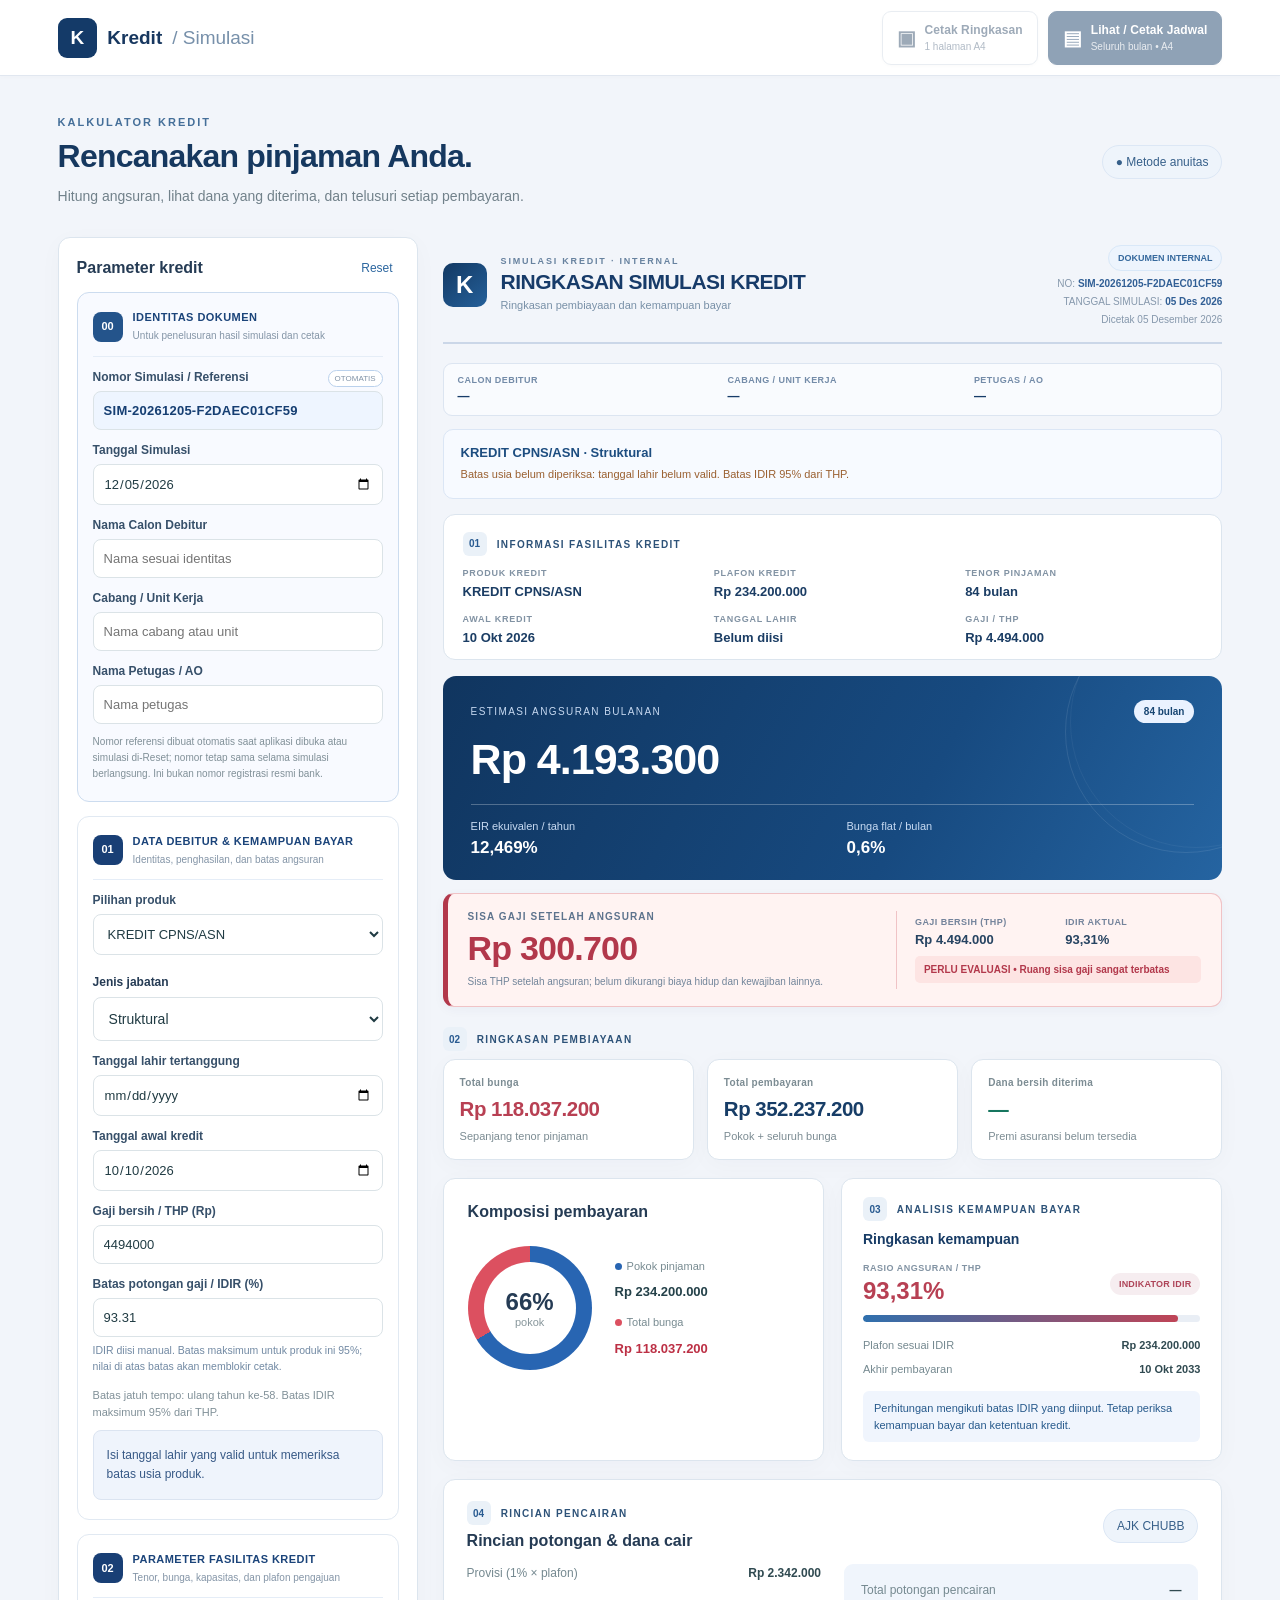
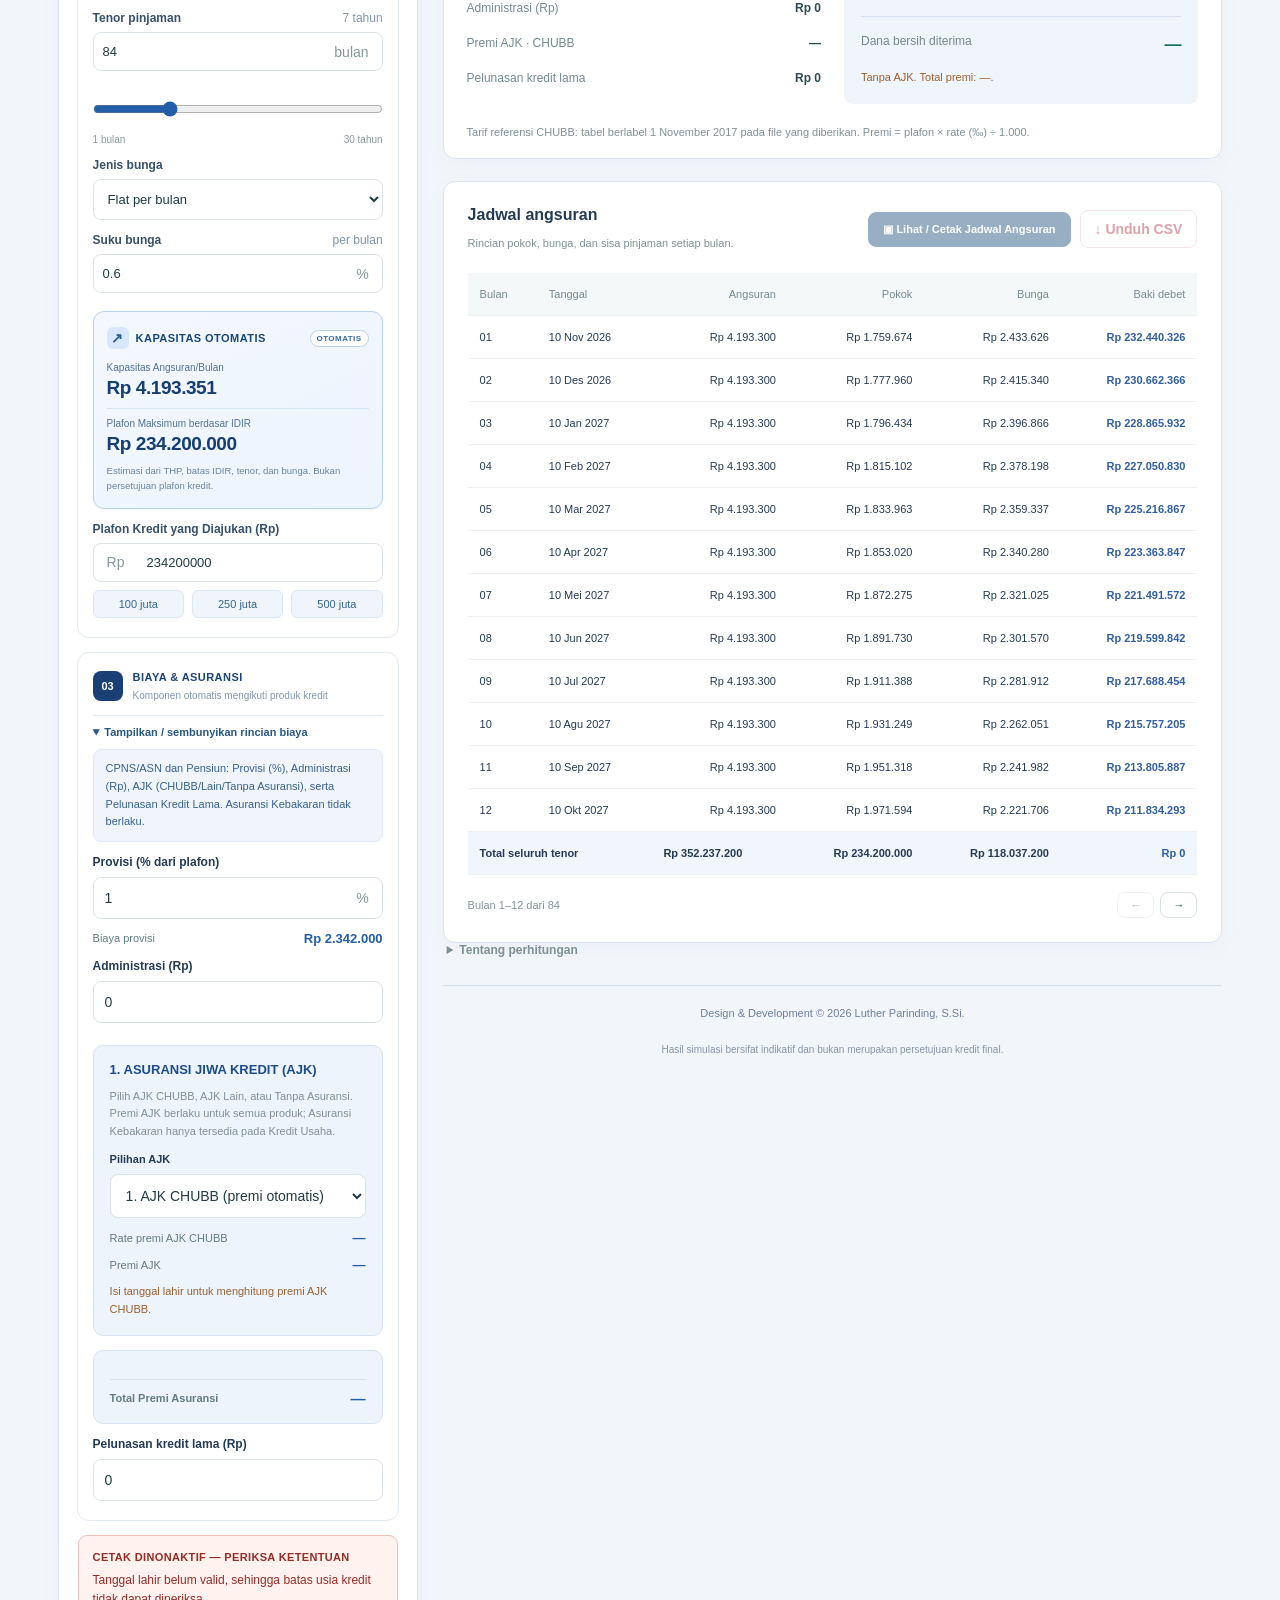
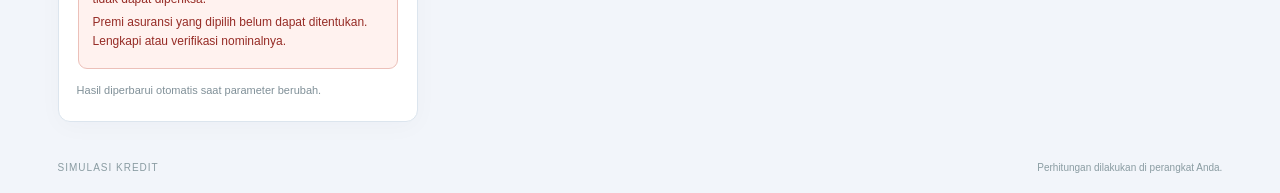
<file: Simulasi-Kredit.html>
<!DOCTYPE html>

<html lang="id"><head><meta charset="utf-8"/><meta content="width=device-width,initial-scale=1" name="viewport"/><meta content="Simulasi kredit anuitas, bunga flat dan EIR, dana pencairan, dan jadwal angsuran." name="description"/><title>Simulasi Kredit</title><style>
*{box-sizing:border-box}body{margin:0;background:#f5f7f9;color:#172d35;font-family:Inter,Segoe UI,Arial,sans-serif;font-size:14px}button,input,select{font:inherit}button,a,input,select,summary{-webkit-tap-highlight-color:transparent}button{cursor:pointer}header{height:82px;background:white;border-bottom:1px solid #e5e9ec;display:flex;align-items:center;gap:24px;padding:0 4.5%}.brand{display:flex;align-items:center;gap:10px;text-decoration:none;font-size:19px;font-weight:700;color:#163768}.logo{background:#c93a45;color:white;border-radius:11px;padding:9px 13px}.brand-light{font-weight:400;color:#7b8b90}.header-note{margin-left:auto;color:#75848c;font-size:13px}.outline{background:white;border:1px solid #d8e1e3;border-radius:8px;padding:10px 14px;color:#24474b;font-weight:600}.outline:hover{background:#eef3fd}main{max-width:1440px;margin:auto;padding:40px 4.5% 20px}.intro{display:flex;justify-content:space-between;align-items:center;margin-bottom:30px}.eyebrow{font-size:11px;font-weight:750;letter-spacing:2px;color:#c93446}h1{font-size:32px;letter-spacing:-1px;font-weight:650;margin:10px 0}p{line-height:1.6}.intro p{color:#71818a;margin:0}.method{padding:9px 13px;border:1px solid #dbe4f3;background:#edf3ff;color:#315b9b;border-radius:30px;font-size:12px}.layout{display:grid;grid-template-columns:320px minmax(0,1fr);gap:26px;align-items:start}.card{background:white;border:1px solid #e3e9ec;border-radius:14px;padding:24px}.section-title{display:flex;justify-content:space-between;align-items:center;gap:12px;margin-bottom:20px}h2{font-size:16px;margin:0;font-weight:650}.text-button{border:0;background:none;color:#c42f41;font-size:12px}label{display:block;font-size:12px;font-weight:600;margin:20px 0 8px}label span,label output{float:right;color:#8a999e;font-weight:400}.field{display:flex;align-items:center;border:1px solid #dbe3e7;border-radius:8px;background:#fff;overflow:hidden}.field span{color:#87989c;padding:0 13px}.field input{border:0;min-width:0}input,select{width:100%;padding:12px 11px;border:1px solid #dbe3e7;border-radius:8px;background:white;color:#203b43;outline:none}input:focus,select:focus{outline:2px solid #769ed8;outline-offset:1px}.field:focus-within{outline:2px solid #769ed8}.field input:focus{outline:none}input[type=range]{padding:0;margin:18px 0 3px;accent-color:#235fa8}input[type=number]{appearance:textfield}.quick{display:flex;gap:8px;margin-top:10px}.quick button{font-size:11px;flex:1;background:#f6f8f9;border:1px solid #e2e9eb;border-radius:6px;padding:7px;color:#697e86}.range-labels{display:flex;justify-content:space-between;font-size:10px;color:#89989e}details{margin-top:23px;border-top:1px solid #e7edef;padding-top:18px}summary{cursor:pointer;font-size:12px;font-weight:650}details label{margin-top:15px}.hint{font-size:11px;color:#809098;line-height:1.6;margin-bottom:0}#error{color:#b34531;font-size:12px}.hero{background:#153d78;color:white;border-radius:15px;padding:28px 30px;position:relative;overflow:hidden}.hero:after{content:'';position:absolute;width:250px;height:250px;border:1px solid #ffffff0d;border-radius:50%;right:-100px;top:-80px;pointer-events:none}.hero-top{display:flex;align-items:center;justify-content:space-between;font-size:10px;letter-spacing:1.4px;color:#c7d9f1}.pill{letter-spacing:0;background:#ffffff12;border:1px solid #ffffff22;padding:6px 10px;border-radius:20px}.hero-value{font-size:43px;font-weight:600;letter-spacing:-1px;margin-top:20px}.hero p{font-size:11px;color:#b7cbea;margin:8px 0 25px}.hero-bottom{display:grid;grid-template-columns:1fr 1fr 1.2fr;border-top:1px solid #ffffff20;padding-top:21px;gap:10px}.hero-bottom span{display:block;color:#bccfeb;font-size:11px;margin-bottom:8px}.hero-bottom strong{font-weight:550;font-size:16px}.metrics{display:grid;grid-template-columns:repeat(3,1fr);gap:14px;margin:20px 0}.metric{padding:20px}.metric span,.metric small{display:block;font-size:11px;color:#7c8c93}.metric strong{display:block;font-size:21px;margin:13px 0;letter-spacing:-.6px}.metric:last-child strong{color:#245a9f}.overview{display:grid;grid-template-columns:1fr 1fr;gap:18px;margin-bottom:22px}.composition-inner{display:flex;align-items:center;gap:23px;margin-top:25px}.donut{height:124px;width:124px;flex-shrink:0;border-radius:50%;display:grid;place-items:center}.donut>div{height:92px;width:92px;border-radius:50%;background:white;display:flex;align-items:center;justify-content:center;flex-direction:column}.donut strong{font-size:24px}.donut span{font-size:11px;color:#87969b}.legend p{font-size:11px;color:#788b91}.legend strong{display:block;color:#244149;font-size:13px;margin-top:7px}.legend i{display:inline-block;width:7px;height:7px;background:#2865b2;border-radius:50%;margin-right:5px}.legend i.mint{background:#dc5060}.detail-row{display:flex;justify-content:space-between;gap:8px;margin-top:17px;font-size:11px;color:#758990}.detail-row b{color:#304a51;font-weight:600}.status{padding:9px 11px;background:#edf3fc;border-radius:6px;color:#2e5e9b;font-size:11px;margin:16px 0 0}.status.warn{background:#fff2e5;color:#9e612d}.table-scroll{overflow:auto;max-height:640px}table{border-collapse:collapse;width:100%;font-variant-numeric:tabular-nums;white-space:nowrap;font-size:11px}th{font-weight:500;color:#768b92;background:#f5f8f9}td,th{text-align:right;padding:15px 12px;border-bottom:1px solid #edf1f2}td:first-child,th:first-child,td:nth-child(2),th:nth-child(2){text-align:left}td:last-child{font-weight:600;color:#315f9f}tfoot td{font-weight:650;background:#f1f5fc}.pagination{display:flex;justify-content:space-between;align-items:center;margin-top:17px;font-size:11px;color:#819398}.pagination button{padding:6px 12px;margin-left:6px}.pagination button:disabled{opacity:.4;cursor:default}.notes{color:#7d9096;font-size:12px;border:0;margin:0;padding:0 4px}.notes p{max-width:850px}footer{display:flex;justify-content:space-between;font-size:10px;color:#8a9ca2;margin-top:40px;letter-spacing:1px}footer span{letter-spacing:0}[hidden]{display:none!important}@media(max-width:1150px){.layout{grid-template-columns:290px minmax(0,1fr);gap:18px}.overview{grid-template-columns:1fr}.metrics{gap:8px}.metric{padding:15px}.metric strong{font-size:17px}.hero-value{font-size:36px}}@media(max-width:760px){header{height:70px;padding:0 5%}.header-note,.brand-light{display:none}header .outline{margin-left:auto;font-size:11px}.intro{display:block}.method{display:inline-block;margin-top:16px}h1{font-size:27px}main{padding:28px 5%}.layout{grid-template-columns:1fr}.metrics{grid-template-columns:1fr}.metric{display:grid;grid-template-columns:1fr 1fr}.metric strong{grid-column:2;grid-row:1 / 3;text-align:right;margin:6px 0;font-size:20px}.hero{padding:23px}.hero-value{font-size:37px}.hero-bottom{grid-template-columns:1fr 1fr}.hero-bottom>div:last-child{grid-column:1 / 3}.schedule{padding:17px}.schedule .section-title{align-items:flex-start}.schedule .outline{white-space:nowrap;font-size:11px}.intro p{font-size:13px}footer{gap:15px;font-size:9px}}@media print{body{background:white}header,.inputs,.intro,.notes,footer,.outline,.pagination{display:none!important}main{padding:0;max-width:none}.layout{display:block}.hero{print-color-adjust:exact;-webkit-print-color-adjust:exact}.table-scroll{max-height:none;overflow:visible}.schedule{break-before:page}tr{break-inside:avoid}.overview{grid-template-columns:1fr 1fr}.card{padding:15px}.hero-value{font-size:30px}}

.computed-row{display:flex;justify-content:space-between;align-items:center;gap:12px;margin-top:12px;font-size:11px;color:#627c82}.computed-row output{font-size:13px;font-weight:650;color:#245fa8;text-align:right}.insurance-box{margin-top:22px;padding:16px;background:#eef4fc;border:1px solid #d6e1f1;border-radius:10px}.insurance-box h3{margin:0;font-size:13px;color:#1c4c8c}.insurance-box label{font-size:11px}.unavailable{color:#9a6031!important}.disbursement{margin-bottom:22px}.cost-grid{display:grid;grid-template-columns:1fr 1fr;gap:30px}.cost-grid .detail-row:first-child{margin-top:0}.cost-grid .detail-row{font-size:12px;line-height:1.5}.cost-summary{padding:17px;background:#f2f5fc;border-radius:9px}.net-row{border-top:1px solid #d8e1f0;padding-top:15px}.net-row b{font-size:17px;color:#245fa8}.rate-source{margin-top:20px}.author-credit{margin-top:28px;padding:18px 12px;border-top:1px solid #dbe3f1;text-align:center;font-size:12px;line-height:1.7;color:#35527d}.print-only{display:none}@media(max-width:760px){.cost-grid{grid-template-columns:1fr;gap:20px}.disbursement{padding:20px}.net-row b{font-size:16px}}@media print{.print-only{display:block;font-size:11px;line-height:1.6}.disbursement{break-inside:avoid}.author-credit{display:block!important;break-inside:avoid}.cost-grid{grid-template-columns:1fr 1fr}.insurance-box,.cost-summary{print-color-adjust:exact;-webkit-print-color-adjust:exact}}

.layout>*{min-width:0}.print-only{display:none}.author-credit{overflow-wrap:anywhere}@media(max-width:760px){.layout{grid-template-columns:minmax(0,1fr)}.metrics>*{min-width:0}.hero-value{font-size:clamp(26px,7vw,37px)}.cost-grid .detail-row{flex-wrap:wrap}.card{max-width:100%}}@media print{.print-only{display:block}}

.layout>*{min-width:0}.policy-notice{margin-top:14px;padding:11px 13px;border:1px solid #dbe4f1;background:#eff4fc;border-radius:8px;font-size:12px;color:#375986;line-height:1.55}.policy-notice p{margin:4px 0}.policy-notice.violation{background:#fff0ec;border-color:#f2c2b5;color:#a33b28}.product-summary{margin-bottom:15px;padding:15px 18px;background:#fff;border:1px solid #dce5f2;border-radius:10px}.product-summary strong{font-size:13px;color:#204c86}.product-summary p{margin-top:6px}.hero-value{overflow-wrap:anywhere}@media(max-width:760px){.layout{grid-template-columns:minmax(0,1fr)}.section-title{flex-wrap:wrap}.composition-inner{gap:14px}.legend{min-width:0}.metric strong{font-size:clamp(14px,5vw,20px)}}@media print{.product-summary{break-inside:avoid}}

/* Tema biru dan merah */
.hero{background:linear-gradient(115deg,#12366c,#245eaa);border-top:4px solid #d93f50}.logo{background:#cf3549}.hero .pill{background:#d33b50;border-color:#e77784;color:#fff}.metric:first-child strong,#interestLabel{color:#bc3045}.intro .eyebrow{color:#c63348}.author-credit{border-top:2px solid #cf3549;color:#284b7b}.print-heading{display:none}.schedule .section-title .outline{color:#b52c40;border-color:#e9c6cb}.policy-notice.violation{background:#fff0f2;border-color:#e9bec7;color:#ad2c40}
/* Ringkasan cetak A4: tabel angsuran tetap tersedia pada layar dan CSV. */
@page{size:A4 portrait;margin:12mm}
@media print{
 html,body{margin:0!important;padding:0!important;background:#fff!important;font-size:9pt;color:#172d35;-webkit-print-color-adjust:exact;print-color-adjust:exact}
 header,.inputs,.intro,.schedule,.composition,.notes,footer,.outline,.pagination{display:none!important}
 main{max-width:none!important;width:auto!important;margin:0!important;padding:0!important}
 .layout{display:block!important}.results{width:100%!important;min-width:0}
 .print-heading{display:flex!important;align-items:center;justify-content:space-between;margin:0 0 4mm;padding:0 0 3mm;border-bottom:2px solid #cf3549}
 .print-heading h1{font-size:18pt;margin:0;letter-spacing:-.4px;color:#173f78}.print-heading span{font-size:9pt;color:#b52c40}
 .product-summary{padding:2.5mm 3mm;margin:0 0 2.5mm;border-radius:2mm;break-inside:avoid}.product-summary strong{font-size:10pt}.product-summary p{margin:1mm 0 0;font-size:8pt;line-height:1.35}
 .print-only{display:block!important;font-size:8pt;line-height:1.45;margin:0 0 3mm}
 .hero{padding:4mm 5mm;border-radius:2.5mm;border-top-width:2px;break-inside:avoid}.hero-top{font-size:7.5pt;letter-spacing:1px}.hero .pill{padding:1mm 2mm;font-size:8pt}.hero-value{font-size:25pt!important;line-height:1.2;margin-top:2mm}.hero p{font-size:7.5pt;margin:1mm 0 3mm}.hero-bottom{display:grid!important;grid-template-columns:1fr 1fr 1.2fr!important;padding-top:2.5mm;gap:3mm}.hero-bottom>div:last-child{grid-column:auto!important}.hero-bottom span{font-size:7.5pt;margin-bottom:1mm}.hero-bottom strong{font-size:10pt}
 .metrics{display:grid!important;grid-template-columns:repeat(3,minmax(0,1fr))!important;gap:3mm;margin:3mm 0}.metric{display:block!important;padding:3mm;break-inside:avoid}.metric strong{display:block!important;font-size:12pt!important;margin:2mm 0;text-align:left!important;letter-spacing:-.3px}.metric span,.metric small{font-size:7.5pt}
 .overview{display:block!important;margin:0 0 3mm}.capacity{padding:3mm 4mm;break-inside:avoid}.card{border-radius:2mm}.card h2{font-size:10pt}
 .capacity .detail-row{font-size:8pt;margin-top:2mm}.capacity .status{font-size:8pt;padding:2mm 3mm;margin:2mm 0 0;line-height:1.35}
 .disbursement{padding:3mm 4mm;margin:0;break-inside:avoid}.disbursement .section-title{margin-bottom:2.5mm;flex-wrap:nowrap}.disbursement .method{font-size:7pt;padding:1mm 2mm;margin:0}
 .cost-grid{display:grid!important;grid-template-columns:1fr 1fr!important;gap:4mm}.cost-grid .detail-row{font-size:8pt;margin-top:2mm;line-height:1.35}.cost-summary{padding:2.5mm}.net-row{padding-top:2mm}.net-row b{font-size:11pt}.disbursement .hint{font-size:7pt;line-height:1.4}.rate-source{margin-top:2mm}
 .author-credit{display:block!important;margin-top:4mm;padding:2.5mm 0 0;font-size:8pt;line-height:1.4;break-inside:avoid}
}

/* ===== TEMA CORPORATE BANKING - REVISI FINAL ===== */
:root{--ink:#17375f;--navy:#10345e;--navy2:#1d5696;--accent:#3c79b2;--red:#b83c4e;--muted:#738298;--line:#dce5ee;--paper:#fff;--soft:#f5f8fb}
body{background:#f2f5fa;color:#253b54;font-family:Inter,"Segoe UI",Arial,sans-serif}
header{height:76px;border-bottom:1px solid #e1e7f0;box-shadow:0 1px 5px #142b4905}
.logo{background:#143a68;border-radius:9px}
.brand{color:#17375f}.brand-light{color:#7790aa}
.intro .eyebrow{color:#456f99}.intro h1{color:#16385f;font-size:32px;letter-spacing:-.8px}
.method{background:#eef4fb;color:#37608a;border-color:#dce7f5}
.card{border:1px solid #dce5ee;box-shadow:0 5px 24px rgba(20,51,90,.027);border-radius:12px}
.text-button{color:#2c669f}
.quick button{background:#f0f5fb;color:#36648f;border-color:#dce7f4}
.results{min-width:0}
.print-heading{display:flex;align-items:center;justify-content:space-between;margin:0 0 19px;padding:8px 0 17px;border-bottom:2px solid #cbd7e8}
.print-heading-title{display:flex;align-items:center;gap:14px}
.print-mark{display:grid;place-items:center;width:44px;height:44px;color:#fff;background:linear-gradient(140deg,#133963,#25609a);font-size:24px;border-radius:10px;font-weight:760}
.print-heading h1{font-size:21px;color:#173b69;margin:0;letter-spacing:-.5px}
.print-heading p{font-size:11px;margin:3px 0 0;color:#7890a7}
.print-eyebrow{font-size:9px;letter-spacing:1.8px;color:#67829f;font-weight:800;margin-bottom:4px}
.print-heading-meta{text-align:right;display:flex;flex-direction:column;align-items:flex-end;gap:7px}
.print-heading-meta span{font-size:9px;border-radius:999px;background:#edf4fd;border:1px solid #d9e8f8;color:#36699d;font-weight:800;padding:7px 9px;white-space:nowrap}
.print-heading-meta small{font-size:10px;color:#8698ac}
.product-summary{padding:14px 17px;background:#f7faff;border-color:#dbe6f5;margin-bottom:15px}
.product-summary strong{color:#1d4d80}
.section-kicker{font-size:10px;color:#2d5278;font-weight:800;letter-spacing:1.35px;margin-bottom:12px}
.section-kicker span{display:inline-grid;place-items:center;width:24px;height:24px;background:#eaf1f8;color:#295b91;border-radius:6px;letter-spacing:0;margin-right:6px}
.print-facility{background:white;border:1px solid #dce5ee;border-radius:12px;padding:17px 19px 14px;margin:0 0 16px}
.facility-grid{display:grid;grid-template-columns:repeat(3,minmax(0,1fr));row-gap:15px;column-gap:14px}
.facility-cell{display:flex;flex-direction:column;gap:6px;min-width:0}
.facility-cell span{font-size:9px;letter-spacing:.75px;color:#8192a3;font-weight:760}
.facility-cell strong{font-size:13px;color:#1b3d64;overflow-wrap:anywhere}
.hero{background:linear-gradient(119deg,#10355f 0%,#174a80 61%,#2564a1 100%);border:0;border-radius:13px;padding:24px 28px 22px}
.hero:before{content:'';position:absolute;height:240px;width:240px;right:-85px;top:-65px;border:1px solid #ffffff18;border-radius:50%;pointer-events:none}
.hero .pill{background:#eaf2ff;color:#174572;border:0;font-weight:700}
.hero-value{margin:12px 0 20px;font-size:43px;font-weight:760;color:#fff}
.hero-bottom{display:grid;grid-template-columns:1fr 1fr;gap:28px;border-top:1px solid #ffffff45;padding-top:15px}
.hero-bottom>div{min-width:0}
.hero-bottom span{color:#c8dbf3;margin-bottom:6px}
.hero-bottom strong{font-size:17px}
.print-section{margin:20px 0 8px}
.metrics{gap:13px;margin:0 0 18px}
.metric{padding:17px 16px}
.metric span{font-size:10px;letter-spacing:.3px;font-weight:650}
.metric strong{font-size:clamp(16px,1.6vw,21px);margin:9px 0;color:#173d67;white-space:nowrap;letter-spacing:-.5px}
.metric:first-child strong{color:#b84053}.metric:last-child strong{color:#17765f}
.overview{gap:17px;margin-bottom:18px}
.capacity{padding:18px 21px}
.capacity h2{font-size:14px;color:#173b65}
.capacity-kicker{margin:0 0 10px}
.idir-display{display:flex;align-items:center;justify-content:space-between;gap:10px;margin-top:16px}
.idir-display>div{display:flex;flex-direction:column;gap:4px}
.idir-display span{font-size:9px;color:#8293a3;letter-spacing:.5px;font-weight:700}
.idir-display strong{font-size:24px;color:#b74053}
.idir-display .risk-note{font-size:9px;background:#f6edf0;color:#ae4458;border-radius:999px;padding:6px 9px;letter-spacing:.2px}
.idir-track{background:#e9eef5;border-radius:9px;height:7px;overflow:hidden;margin:10px 0 17px}
.idir-track>div{height:100%;background:linear-gradient(90deg,#2f70ae,#bf4456);border-radius:9px}
.capacity .detail-row{margin-top:12px}
.status{background:#f0f5fd;color:#275a8c;line-height:1.5}
.disbursement{padding:21px 23px 17px}
.disbursement .section-title{align-items:center;margin-bottom:14px}
.disbursement .print-section{margin:0 0 7px}
.cost-grid{grid-template-columns:1fr 1fr;gap:23px}
.cost-summary{background:#f0f5fc}
.net-row b{color:#146e60;font-weight:780}
.author-credit{border-top:1px solid #d3deed;color:#6d809b;font-size:11px}
.print-only{display:none}
@media(min-width:1151px){.print-heading{display:flex}}
@media(max-width:1150px){.layout{grid-template-columns:300px minmax(0,1fr)}.print-heading h1{font-size:17px}.print-heading-meta{display:none}.facility-grid{grid-template-columns:repeat(2,minmax(0,1fr))}.metric strong{font-size:16px}.hero-value{font-size:34px}}
@media(max-width:760px){.layout{grid-template-columns:minmax(0,1fr)}.print-heading{display:flex;flex-wrap:wrap;gap:12px}.print-heading h1{font-size:18px}.print-heading-meta{display:none}.facility-grid{grid-template-columns:repeat(2,minmax(0,1fr))}.metrics{grid-template-columns:1fr}.metric{display:block}.metric strong{font-size:21px}.overview{grid-template-columns:1fr}.hero-bottom{grid-template-columns:1fr 1fr}.hero-bottom>div:last-child{grid-column:auto}.cost-grid{grid-template-columns:1fr}.hero-value{font-size:clamp(27px,7vw,39px)}.hero{padding:20px}.print-facility{padding:14px}}
@page{size:A4 portrait;margin:11mm}
@media print{
 html,body{margin:0!important;padding:0!important;background:#fff!important;-webkit-print-color-adjust:exact;print-color-adjust:exact;color:#18304e}
 header,.inputs,.intro,.notes,footer,.schedule,.composition,.outline,.pagination,.product-summary{display:none!important}
 main{max-width:none!important;margin:0!important;padding:0!important}
 .layout{display:block!important}.results{width:100%!important}
 .print-heading{display:flex!important;margin:0 0 4mm!important;padding:1mm 0 4mm!important;border-bottom:1px solid #d7e3f0;align-items:center}
 .print-mark{width:11mm;height:11mm;font-size:17pt;border-radius:2mm}
 .print-heading-title{gap:4mm}
 .print-heading h1{font-size:15pt;margin:0;letter-spacing:-.5px}
 .print-heading p{font-size:7.5pt;margin:1mm 0 0}
 .print-eyebrow{font-size:6.5pt;margin:0 0 1mm}
 .print-heading-meta{display:flex;gap:2mm}.print-heading-meta span{font-size:7pt;padding:1.6mm 2.5mm}.print-heading-meta small{font-size:7pt}
 .print-facility{display:block!important;border:0;padding:0;margin:0 0 3.2mm;border-radius:0;break-inside:avoid}
 .print-facility .section-kicker{margin:0 0 2mm}
 .facility-grid{border:1px solid #d9e3f0;border-radius:2mm;padding:3mm 4mm;display:grid!important;grid-template-columns:repeat(3,minmax(0,1fr));row-gap:2.7mm;column-gap:3mm;background:#f8fafd}
 .facility-cell{gap:1mm}.facility-cell span{font-size:6.5pt}.facility-cell strong{font-size:9pt}
 .section-kicker{font-size:8pt;letter-spacing:1px;margin:0 0 2mm}.section-kicker span{width:6mm;height:6mm;border-radius:1mm;margin-right:1mm;font-size:7pt}
 .hero{padding:4.5mm 5.5mm!important;border-radius:2.5mm!important;break-inside:avoid;border:0!important;min-height:0!important}
 .hero-top{font-size:7.8pt}.hero-value{font-size:25pt!important;margin:2mm 0 3mm!important}
 .hero .pill{font-size:8pt;padding:1.5mm 2.5mm}
 .hero-bottom{display:grid!important;grid-template-columns:1fr 1fr!important;padding-top:2.7mm!important;gap:4mm}.hero-bottom>div:last-child{grid-column:auto!important}.hero-bottom strong{font-size:11pt}.hero-bottom span{font-size:7.5pt;margin:0 0 1mm}
 .print-section{margin:3mm 0 1.5mm}
 .metrics{display:grid!important;grid-template-columns:repeat(3,minmax(0,1fr))!important;margin:0 0 3mm!important;gap:3mm}
 .metric{display:block!important;padding:3mm!important;break-inside:avoid}.metric span,.metric small{font-size:7pt}.metric strong{font-size:12pt!important;margin:2mm 0!important;letter-spacing:-.4px!important}
 .overview{display:block!important;margin:0 0 3mm}.capacity{padding:3.5mm 4mm!important;break-inside:avoid}
 .capacity h2{display:none}.capacity-kicker{margin:0 0 1.5mm}.card{border-radius:2mm!important;box-shadow:none!important}
 .idir-display{margin:1mm 0 0}.idir-display span{font-size:7pt}.idir-display strong{font-size:17pt}.idir-display .risk-note{font-size:7pt;padding:1.5mm 2.5mm}
 .idir-track{margin:1.7mm 0 2mm;height:2mm}
 .capacity .detail-row{font-size:8pt;margin-top:1.1mm}.capacity .status{font-size:7.5pt;padding:2mm;margin:2mm 0 0!important;line-height:1.35}
 .disbursement{padding:3mm 4mm!important;margin:0;break-inside:avoid}.disbursement .section-title{margin:0 0 2mm;flex-wrap:nowrap!important}.disbursement .section-title h2{font-size:10pt}.disbursement .section-kicker{margin:0 0 1mm}
 .disbursement .method{display:inline-block;font-size:7pt;margin:0;padding:1.5mm 2.5mm}
 .cost-grid{display:grid!important;grid-template-columns:1fr 1fr!important;gap:4mm}
 .cost-grid .detail-row{font-size:8pt!important;line-height:1.2;margin-top:2.5mm}.cost-grid .detail-row:first-child{margin-top:0}
 .cost-summary{padding:3mm}.net-row{padding-top:2mm}.net-row b{font-size:11pt}
 .disbursement .hint{font-size:7pt;line-height:1.35}.rate-source{margin-top:2.5mm}
 .author-credit{display:block!important;font-size:8pt;line-height:1.4;margin-top:3.5mm;padding:2mm 0 0!important;break-inside:avoid}
}

.report-disclaimer{font-size:10px;color:#8896a9;text-align:center;margin:4px 0 24px}
@media print{.report-disclaimer{font-size:7.3pt;margin:1mm 0 0;break-inside:avoid}}

/* Separate, optional printable repayment schedule. Not shown in summary printing. */
.schedule-actions{display:flex;align-items:center;justify-content:flex-end;gap:9px;flex-wrap:wrap}
.print-schedule-button{border:1px solid #184d8c;background:#174879;color:#fff;border-radius:8px;padding:10px 14px;font-size:11px;line-height:1.25;cursor:pointer;font-weight:700;transition:background .15s}
.print-schedule-button:hover{background:#2163a1}
.print-schedule-button:disabled{opacity:.45;cursor:not-allowed}
.schedule-print-sheet{display:none}
@media(max-width:760px){.schedule-actions{justify-content:flex-start}.print-schedule-button{white-space:normal}}
@page { size:A4 portrait; margin:12mm 11mm; }
@media print {
  body:not(.printing-schedule) .schedule-print-sheet{display:none!important}
  body.printing-schedule>header,body.printing-schedule>main{display:none!important}
  body.printing-schedule .schedule-print-sheet{display:block!important;background:#fff!important;color:#1b334e;font:8pt/1.35 Arial,Helvetica,sans-serif;width:100%;margin:0;padding:0}
  .sp-header{display:flex;justify-content:space-between;gap:6mm;align-items:flex-start;border-bottom:1.3px solid #b9cce4;padding-bottom:3.5mm;margin-bottom:4mm}
  .sp-brand{display:flex;align-items:center;gap:3mm}
  .sp-icon{background:#193c71;color:#fff;display:grid;place-items:center;width:10mm;height:10mm;border-radius:2mm;font-size:16pt;font-weight:bold;print-color-adjust:exact;-webkit-print-color-adjust:exact}
  .sp-eyebrow{display:block;font-weight:bold;font-size:6.8pt;color:#4774a5;letter-spacing:1.5px}
  .sp-header h1{font-size:15pt;line-height:1.14;color:#143a6b;margin:1mm 0 0.7mm}
  .sp-header p{margin:0;color:#76879d;font-size:7pt}
  .sp-ref{text-align:right;font-size:7pt;color:#56718f;font-weight:bold;line-height:1.8;white-space:nowrap}
  .sp-ref span{font-weight:400}
  .sp-facility{display:grid;grid-template-columns:repeat(3,minmax(0,1fr));gap:3.1mm 4mm;border:1px solid #d8e2ee;background:#f5f8fd;border-radius:2mm;padding:3.7mm 4mm;margin-bottom:4mm;break-inside:avoid;print-color-adjust:exact;-webkit-print-color-adjust:exact}
  .sp-facility div{display:flex;flex-direction:column;gap:0.8mm;min-width:0}
  .sp-facility span{font-size:6.2pt;color:#69809b;letter-spacing:.4px}
  .sp-facility b{font-size:9pt;color:#213f62;overflow-wrap:anywhere}
  .sp-subtitle{display:flex;justify-content:space-between;align-items:center;color:#194577;margin-bottom:2mm;font-size:8pt}
  .sp-subtitle span{font-weight:normal;color:#71849b;font-size:7.2pt}
  .sp-table{table-layout:fixed;width:100%;border-collapse:collapse;font:7.6pt/1.3 Arial,Helvetica,sans-serif;white-space:nowrap;font-variant-numeric:tabular-nums}
  .sp-table .sp-col-no{width:7%}.sp-table .sp-col-date{width:18%}.sp-table .sp-col-money{width:18.75%}
  .sp-table thead{display:table-header-group}
  .sp-table tfoot{display:table-row-group}
  .sp-table tr{break-inside:avoid;page-break-inside:avoid}
  .sp-table th{background:#1d4a80;color:#fff;text-align:right;padding:2.4mm 1.8mm;font-size:7pt;print-color-adjust:exact;-webkit-print-color-adjust:exact}
  .sp-table th:nth-child(-n+2),.sp-table td:nth-child(-n+2){text-align:left}
  .sp-table td{padding:1.65mm 1.8mm;border-bottom:1px solid #e5ecf4;text-align:right;color:#25405d}
  .sp-table tbody tr:nth-child(even){background:#f7f9fc;print-color-adjust:exact;-webkit-print-color-adjust:exact}
  .sp-table tbody td:last-child{font-weight:700;color:#174a84}
  .sp-table tfoot td{background:#eaf1fa;border-top:1px solid #b9cee9;border-bottom:1px solid #b9cee9;font-weight:700;color:#173f75;padding:3mm 1.6mm;print-color-adjust:exact;-webkit-print-color-adjust:exact}
  .sp-verify{margin-top:3mm;font-size:7pt;color:#4e6784;break-inside:avoid}
  .sp-bottom{display:flex;flex-direction:column;align-items:center;text-align:center;gap:1mm;font-size:7.2pt;color:#7086a0;margin-top:5mm;border-top:1px solid #d8e2ee;padding-top:2.2mm;break-inside:avoid}
  .sp-credit{font-size:8pt;font-weight:600;color:#436387}
}

/* Loan-policy validation is visible during input, but never appears as extra noise in approved documents. */
.print-gate-notice{margin:16px 0 5px;padding:13px 14px;background:#edf8f2;border:1px solid #bfdecd;border-radius:9px;color:#145235;font-size:12px;line-height:1.55}
.print-gate-notice strong{display:block;font-size:11px;letter-spacing:.35px;margin-bottom:5px}
.print-gate-notice p{margin:4px 0}
.print-gate-notice.blocked{background:#fff2ef;border-color:#ecc0b9;color:#962c26}
#print:disabled,#printSchedule:disabled,#csv:disabled{opacity:.44;cursor:not-allowed}
.print-blocked-sheet{display:none}
@media print{
  .print-gate-notice{display:none!important}
  /* Fail closed when Ctrl+P / the browser menu initiates print. */
  body.print-blocked>header,body.print-blocked>main,body.print-blocked>.schedule-print-sheet{display:none!important}
  body.print-blocked>.print-blocked-sheet{display:block!important;min-height:200mm;padding:21mm 15mm!important;margin:0!important;background:#fff!important;color:#163e6e!important;font:11pt/1.7 Arial,Helvetica,sans-serif!important;page-break-after:auto}
  .print-blocked-banner{display:inline-block;background:#fbe9e6;color:#a52e2e;padding:7px 13px;border:1px solid #e9b5a9;border-radius:6px;font-size:10pt;font-weight:700;letter-spacing:1px;margin-bottom:12mm}
  .print-blocked-sheet h1{font-size:20pt;margin:0 0 5mm;color:#133b6d}
  .print-blocked-sheet p{font-size:10pt;margin:0 0 5mm}
  #printBlockedReasons{padding:7mm;margin:9mm 0;border:1px solid #dfc1c1;border-radius:5px;color:#8d2929}
  #printBlockedReasons p{font-size:10pt;margin-bottom:2mm}
  .print-blocked-sheet footer{text-align:center;margin-top:20mm;border-top:1px solid #d7e1eb;padding-top:5mm;color:#6682a3;font-size:8pt}
}


/* ===== TOMBOL CETAK: BERDAMPINGAN DAN MUDAH DITEMUKAN ===== */
.top-print-actions{display:flex;align-items:center;gap:10px;margin-left:auto}
.top-print-button{appearance:none;display:inline-flex;align-items:center;justify-content:center;text-align:left;gap:9px;border:1px solid #cbd8e8;border-radius:9px;background:#fff;color:#19416f;padding:9px 14px;min-height:54px;white-space:nowrap;line-height:1.18;box-shadow:0 1px 4px rgba(10,41,76,.05)}
.top-print-button .action-icon{font-size:20px;font-weight:800;line-height:1;color:inherit}
.top-print-button b{display:block;font-size:12px;letter-spacing:.1px}
.top-print-button small{display:block;font-size:10px;opacity:.80;margin-top:4px}
.top-print-button.schedule-print-action{background:#194d85;color:#fff;border-color:#194d85}
.top-print-button:not(:disabled):hover{background:#eff5fc;border-color:#9cbce0}
.top-print-button.schedule-print-action:not(:disabled):hover{background:#23629f}
.top-print-button:disabled{opacity:.51;cursor:not-allowed;filter:grayscale(.3)}
@media(max-width:760px){
 header{height:auto;min-height:78px;padding:11px 5%;flex-wrap:wrap;gap:10px}
 .top-print-actions{width:100%;margin-left:0;justify-content:stretch;gap:8px}
 .top-print-button{flex:1;min-width:0;padding:10px 8px;white-space:normal;min-height:58px}
 .top-print-button b{font-size:11px}.top-print-button small{font-size:9px}
}
@media(min-width:761px) and (max-width:1030px){
 header .header-note{display:none}
 .top-print-button{padding:7px 9px}
 .top-print-button b{font-size:11px}
}

/* ===== CETAK RINGKASAN PASTI SATU LEMBAR: A4 PORTRAIT ===== */
@page{size:A4 portrait;margin:8mm 9mm}
@media print {
  html,body{width:100%!important;height:auto!important;min-height:0!important;overflow:visible!important}
  .top-print-actions,.top-print-button{display:none!important}
  body:not(.printing-schedule):not(.print-blocked) .results{width:100%!important;padding:0!important;margin:0!important}
  body:not(.printing-schedule):not(.print-blocked) .print-heading{margin:0 0 2.2mm!important;padding:0 0 2.7mm!important}
  body:not(.printing-schedule):not(.print-blocked) .print-heading .print-mark{width:9.5mm!important;height:9.5mm!important}
  body:not(.printing-schedule):not(.print-blocked) .print-heading h1{font-size:14pt!important;line-height:1.15}
  body:not(.printing-schedule):not(.print-blocked) .print-heading p{margin:.45mm 0 0!important;line-height:1.1}
  body:not(.printing-schedule):not(.print-blocked) .print-heading-meta{gap:1mm!important}
  body:not(.printing-schedule):not(.print-blocked) .print-heading-meta span{padding:1mm 2mm!important}
  body:not(.printing-schedule):not(.print-blocked) .print-facility{margin:0 0 2mm!important;padding:0!important}
  body:not(.printing-schedule):not(.print-blocked) .print-facility .section-kicker{margin:0 0 1.1mm!important}
  body:not(.printing-schedule):not(.print-blocked) .facility-grid{padding:2.5mm 3mm!important;row-gap:1.8mm!important;column-gap:2.6mm!important}
  body:not(.printing-schedule):not(.print-blocked) .facility-cell{gap:.5mm!important}
  body:not(.printing-schedule):not(.print-blocked) .facility-cell strong{font-size:8.5pt!important;line-height:1.2}
  body:not(.printing-schedule):not(.print-blocked) .section-kicker{margin:1.5mm 0 1mm!important;font-size:7.5pt!important}
  body:not(.printing-schedule):not(.print-blocked) .section-kicker span{width:5mm!important;height:5mm!important;font-size:6.5pt!important}
  body:not(.printing-schedule):not(.print-blocked) .hero{padding:3mm 4.5mm!important;border-radius:2mm!important;margin:0!important}
  body:not(.printing-schedule):not(.print-blocked) .hero-value{font-size:22pt!important;margin:1.8mm 0 2.3mm!important;line-height:1.1!important}
  body:not(.printing-schedule):not(.print-blocked) .hero-bottom{padding-top:2mm!important;gap:3mm!important}
  body:not(.printing-schedule):not(.print-blocked) .hero-bottom span{margin-bottom:.6mm!important}
  body:not(.printing-schedule):not(.print-blocked) .hero-bottom strong{font-size:9.5pt!important}
  body:not(.printing-schedule):not(.print-blocked) .metrics{margin:0 0 1.7mm!important;gap:2mm!important}
  body:not(.printing-schedule):not(.print-blocked) .metric{padding:2.4mm 3mm!important}
  body:not(.printing-schedule):not(.print-blocked) .metric strong{margin:1.3mm 0!important;font-size:10.5pt!important}
  body:not(.printing-schedule):not(.print-blocked) .metric span,.metric small{font-size:6.5pt!important}
  body:not(.printing-schedule):not(.print-blocked) .overview{margin:0 0 1.7mm!important}
  body:not(.printing-schedule):not(.print-blocked) .capacity{padding:2.5mm 3.5mm!important}
  body:not(.printing-schedule):not(.print-blocked) .capacity-kicker{margin:0 0 .8mm!important}
  body:not(.printing-schedule):not(.print-blocked) .idir-display{margin:1mm 0 0!important}
  body:not(.printing-schedule):not(.print-blocked) .idir-display strong{font-size:14pt!important}
  body:not(.printing-schedule):not(.print-blocked) .idir-track{margin:1.2mm 0 1.5mm!important}
  body:not(.printing-schedule):not(.print-blocked) .capacity .detail-row{margin-top:.75mm!important;line-height:1.2!important}
  body:not(.printing-schedule):not(.print-blocked) .capacity .status{padding:1.3mm 2mm!important;margin:1.2mm 0 0!important;font-size:7pt!important;line-height:1.2!important}
  body:not(.printing-schedule):not(.print-blocked) .disbursement{padding:2.3mm 3.5mm!important;margin:0!important}
  body:not(.printing-schedule):not(.print-blocked) .disbursement .section-title{margin:0 0 1mm!important}
  body:not(.printing-schedule):not(.print-blocked) .disbursement .section-title h2{font-size:9pt!important}
  body:not(.printing-schedule):not(.print-blocked) .cost-grid .detail-row{margin-top:1.3mm!important;font-size:7.5pt!important;line-height:1.18!important}
  body:not(.printing-schedule):not(.print-blocked) .cost-grid{gap:3mm!important}
  body:not(.printing-schedule):not(.print-blocked) .cost-summary{padding:2mm!important}
  body:not(.printing-schedule):not(.print-blocked) .net-row{padding-top:1.5mm!important}
  body:not(.printing-schedule):not(.print-blocked) .net-row b{font-size:10.5pt!important}
  body:not(.printing-schedule):not(.print-blocked) .disbursement .hint{font-size:6.3pt!important;line-height:1.2!important;margin-top:1.6mm!important}
  body:not(.printing-schedule):not(.print-blocked) .author-credit{margin-top:2mm!important;padding:1.7mm 0 0!important;font-size:7.7pt!important;line-height:1.15!important}
  body:not(.printing-schedule):not(.print-blocked) .report-disclaimer{font-size:6.7pt!important;line-height:1.15!important;margin:.8mm 0 0!important}
  body:not(.printing-schedule):not(.print-blocked) .print-facility,
  body:not(.printing-schedule):not(.print-blocked) .hero,
  body:not(.printing-schedule):not(.print-blocked) .metrics,
  body:not(.printing-schedule):not(.print-blocked) .overview,
  body:not(.printing-schedule):not(.print-blocked) .disbursement,
  body:not(.printing-schedule):not(.print-blocked) .author-credit{break-inside:avoid!important;page-break-inside:avoid!important}
}


/* ========== INDIKATOR SISA GAJI: KARTU PRIORITAS SETELAH ANGSURAN ========== */
.salary-highlight{--risk-ink:#b2384b;--risk-bg:#fff3f2;--risk-border:#f0c3c6;--risk-chip:#fde4e3;display:grid;grid-template-columns:minmax(0,1.35fr) minmax(0,1fr);gap:16px;align-items:stretch;margin:13px 0 18px;border:1px solid var(--risk-border);border-left:5px solid var(--risk-ink);background:var(--risk-bg);border-radius:11px;padding:17px 20px;box-shadow:0 3px 12px rgba(20,51,90,.04);break-inside:avoid}
.salary-highlight.risk-caution{--risk-ink:#986318;--risk-bg:#fff8e9;--risk-border:#eddaa9;--risk-chip:#fff0c9}
.salary-highlight.risk-normal{--risk-ink:#126b51;--risk-bg:#edf8f3;--risk-border:#c5e6d4;--risk-chip:#dcf0e4}
.salary-highlight-main{display:flex;flex-direction:column;justify-content:center;gap:6px;min-width:0}
.salary-eyebrow{font-size:10px;letter-spacing:1.1px;color:#5d738d;font-weight:800}
.salary-amount{display:block;color:var(--risk-ink);font-size:clamp(24px,2.9vw,34px);font-weight:790;letter-spacing:-.8px;white-space:nowrap;line-height:1.22;font-variant-numeric:tabular-nums}
.salary-highlight-main small{display:block;font-size:10px;line-height:1.4;color:#72859a}
.salary-highlight-aside{border-left:1px solid var(--risk-border);padding-left:18px;display:grid;grid-template-columns:1fr 1fr;gap:8px 14px;align-content:center}
.salary-fact{display:flex;flex-direction:column;gap:5px;min-width:0}
.salary-fact span{font-size:9px;letter-spacing:.45px;color:#73839b;font-weight:700}
.salary-fact b{font-size:13px;color:#274462;white-space:nowrap;font-variant-numeric:tabular-nums}
.salary-risk{grid-column:1/-1;color:var(--risk-ink);background:var(--risk-chip);border-radius:5px;font-size:10px;font-weight:750;line-height:1.3;padding:7px 9px;margin:1px 0 0}
@media(max-width:1150px){.salary-highlight{gap:10px;padding:13px}.salary-highlight-aside{padding-left:10px;gap:7px}.salary-fact b{font-size:11px}}
@media(max-width:760px){.salary-highlight{grid-template-columns:1fr}.salary-highlight-aside{border-left:0;border-top:1px solid var(--risk-border);padding:11px 0 0}.salary-amount{font-size:32px}.salary-fact b{font-size:13px}}
@media print{
 body:not(.printing-schedule):not(.print-blocked) .salary-highlight{display:grid!important;grid-template-columns:minmax(0,1.2fr) minmax(0,1fr)!important;gap:3mm!important;margin:2.5mm 0 2.5mm!important;padding:2.3mm 3.5mm!important;border-left-width:1.2mm!important;border-radius:2mm!important;box-shadow:none!important;break-inside:avoid!important;page-break-inside:avoid!important}
 body:not(.printing-schedule):not(.print-blocked) .salary-highlight-main{gap:.9mm!important}
 body:not(.printing-schedule):not(.print-blocked) .salary-eyebrow{font-size:6.6pt!important;letter-spacing:.5px!important}
 body:not(.printing-schedule):not(.print-blocked) .salary-amount{font-size:16pt!important;line-height:1.12!important;white-space:nowrap!important}
 body:not(.printing-schedule):not(.print-blocked) .salary-highlight-main small{font-size:6pt!important;line-height:1.12!important}
 body:not(.printing-schedule):not(.print-blocked) .salary-highlight-aside{display:grid!important;grid-template-columns:1fr 1fr!important;border-left:1px solid var(--risk-border)!important;border-top:0!important;padding:0 0 0 3mm!important;gap:1mm 2mm!important}
 body:not(.printing-schedule):not(.print-blocked) .salary-fact{gap:.5mm!important}
 body:not(.printing-schedule):not(.print-blocked) .salary-fact span{font-size:6pt!important}
 body:not(.printing-schedule):not(.print-blocked) .salary-fact b{font-size:8pt!important}
 body:not(.printing-schedule):not(.print-blocked) .salary-risk{font-size:6pt!important;line-height:1.13!important;padding:1mm 1.5mm!important;margin:0!important}
}


/* Flexible insurance options, additional charges, print compactness. */
.insurance-box select{margin-top:2px}.insurance-box label{margin:12px 0 7px}.extra-fee-input{margin-top:14px}.extra-fee-input .hint{margin-top:8px}.extra-fee-input label span{float:none;display:block;margin-top:4px;color:#83929b;font-weight:400}.cost-grid .detail-row span{max-width:66%;overflow-wrap:anywhere}.cost-grid .detail-row b{white-space:nowrap}
@media print{
 body:not(.printing-schedule):not(.print-blocked) .disbursement .detail-row{align-items:baseline}
 body:not(.printing-schedule):not(.print-blocked) .disbursement .hint{overflow-wrap:anywhere}
 body:not(.printing-schedule):not(.print-blocked) #costInsuranceTag{max-width:47%;text-align:center;white-space:normal}
}

/* Pilihan AJK lintas penyedia. */
.secondary-ajk{margin-top:14px;padding:11px 12px;background:#fff;border:1px solid #d3e0f0;border-radius:8px}
.insurance-detail-fields{padding:6px 0 0}.insurance-detail-fields .hint{margin-bottom:4px}
.secondary-ajk .secondary-ajk-toggle{display:flex;align-items:center;gap:9px;font-size:12px;color:#194d85;font-weight:700;margin:0 0 5px;cursor:pointer}
.secondary-ajk-toggle input[type=checkbox]{width:17px!important;height:17px!important;margin:0!important;flex:0 0 auto;accent-color:#194d85}
.secondary-ajk [hidden],.insurance-box [hidden]{display:none!important}
@media print{body:not(.printing-schedule):not(.print-blocked) .cost-grid .detail-row{margin-top:1mm!important}body:not(.printing-schedule):not(.print-blocked) #insuranceDetail{font-size:6pt!important;line-height:1.18!important}}

/* AJK dan asuransi kebakaran dipilih secara terpisah */
.insurance-box+.insurance-box{margin-top:14px}
.fire-insurance-box{border-color:#d6e4f2;background:#f8fbff}
.fire-toggle{display:flex!important;align-items:center;gap:10px;margin:13px 0 10px;padding:10px 12px;background:#fff;border:1px solid #dbe5f0;border-radius:8px;font-weight:720;color:#27496d;cursor:pointer}
.fire-toggle input{width:17px;height:17px;accent-color:#235e9b;flex:none}
.total-premium-row{padding-top:10px;border-top:1px solid #d9e5f1;font-weight:750}
.total-premium-row output{font-size:15px}
@media print{body:not(.printing-schedule):not(.print-blocked) .cost-grid .detail-row{line-height:1.15!important}}

#adminPercentBlock .field{max-width:100%}
#adminPercentBlock .computed-row{border-top:1px dashed #d5e0ea;padding-top:8px}
#productCostNote{padding:10px 12px;border-radius:8px;background:#f0f5fc;border:1px solid #e1eaf6;color:#38618e!important}
#businessInsuranceFields[hidden]{display:none!important}
@media print{#costInsuranceRow[hidden],#costFireRow[hidden],#costOtherRow[hidden]{display:none!important}}

/* Alur input sesuai analisis kredit: Produk → Data → THP → IDIR → Tenor → Bunga → Kapasitas → Plafon → Biaya. */
.inputs{padding:21px 18px}
.inputs>.section-title{margin-bottom:15px}
.input-group{border:1px solid #e1e9f2;border-radius:12px;background:#fff;padding:17px 15px 19px;margin-bottom:14px}
.input-group-title{display:flex;align-items:center;gap:10px;font-size:11px;font-weight:750;line-height:1.35;letter-spacing:.45px;color:#1b447a;border-bottom:1px solid #e5edf7;padding-bottom:13px;margin-bottom:5px}
.input-group-index{display:inline-grid;place-items:center;background:#193f75;color:white;border-radius:8px;font-size:11px;width:30px;height:30px;flex:none;letter-spacing:0}
.input-group-title small{display:block;font-size:10px;letter-spacing:0;font-weight:450;margin-top:4px;color:#8495a7}
.input-field-block{margin-top:13px}
.input-field-block>label,.input-field-block>label:first-child{margin:0 0 7px;font-size:12px;color:#37506a}
.input-field-block>label span,.input-field-block>label output{color:#8093a7}
.input-field-block input,.input-field-block select{font-size:13px;padding:11px 10px}
.input-field-block .field input{padding:11px 9px}
.input-field-block .quick{margin-top:8px}
.input-field-block .range-labels{margin-top:2px}
.field-note{margin:6px 0 0;color:#7189a3;font-size:10.5px;line-height:1.5}
.input-policy{margin-top:12px}
.input-policy .hint{margin:0 0 8px}
.input-policy .policy-notice{margin:6px 0 0}
.capacity-input-panel{margin:18px 0 12px;border-radius:11px;border:1px solid #bbd2ed;background:linear-gradient(155deg,#f4f8fe,#ecf4fe);padding:15px 13px;box-shadow:0 1px 3px rgba(17,64,120,.05)}
.capacity-input-heading{display:flex;align-items:center;gap:7px;color:#194779;font-weight:750;font-size:11px;letter-spacing:.45px}
.capacity-dot{display:inline-grid;place-items:center;border-radius:6px;background:#d8e8fc;color:#255792;width:22px;height:22px;font-size:14px}
.automatic-pill{margin-left:auto;border:1px solid #bad1ec;border-radius:50px;padding:3px 6px;font-size:8px;color:#336ba6;background:white}
.capacity-input-grid{display:grid;grid-template-columns:1fr;gap:9px;margin-top:13px}
.capacity-input-item{display:flex;flex-direction:column;gap:4px}
.capacity-input-item:not(:first-child){border-top:1px solid #d7e6f6;padding-top:9px}
.capacity-input-item span{font-size:10px;color:#537294}
.capacity-input-item output{font-variant-numeric:tabular-nums;color:#163e74;font-weight:750;font-size:19px;letter-spacing:-.45px}
.capacity-input-footnote{font-size:9.5px;color:#6a84a1;line-height:1.5;margin:9px 0 0}
.input-group-fees .cost-details{margin:0;border:0;padding:5px 0 0}
.input-group-fees .cost-details summary{margin:0 0 10px;font-size:11px;color:#285582}
.input-group-fees .cost-details label{margin-top:13px}
.inputs #printGateNotice{margin:13px 1px}
.inputs #error{margin:13px 1px}
@media(min-width:1151px){.layout{grid-template-columns:360px minmax(0,1fr);gap:25px}}
@media(min-width:761px) and (max-width:1150px){.layout{grid-template-columns:320px minmax(0,1fr)}}
@media(max-width:760px){.inputs{padding:18px 13px}.input-group{padding:15px 12px}}
@media print{.inputs,.input-group,.capacity-input-panel{display:none!important}}

/* =======================================================================
   ADAPTIVE DEVICE UI 2026 · screen-only: desktop / tablet / iOS / Android
   The PDF/print document remains governed by the original print stylesheet.
   ======================================================================= */
@media screen {
  html{scroll-behavior:smooth;-webkit-text-size-adjust:100%;text-size-adjust:100%}
  body{min-width:0;overflow-x:clip}
  main,.layout,.inputs,.results,.card,.input-group{min-width:0}
  button,select,input{touch-action:manipulation}
  a:focus-visible,button:focus-visible,input:focus-visible,select:focus-visible,summary:focus-visible{outline:3px solid #487cbb;outline-offset:3px}
  .mobile-quick-nav,.mobile-table-hint{display:none}
  .table-scroll{-webkit-overflow-scrolling:touch;overscroll-behavior-x:contain}
  .top-print-button{transition:background .18s,border-color .18s,transform .18s}
  .layout{min-width:0}
}
@media screen and (max-width:1100px){
  main{padding:24px clamp(16px,3.4vw,34px) 32px}
  .layout{grid-template-columns:minmax(0,1fr);gap:20px}
  .inputs,.results{width:100%;min-width:0}
  .results{display:block}
  .intro{margin-bottom:15px}
  .mobile-quick-nav{
    display:grid;grid-template-columns:repeat(3,minmax(0,1fr));gap:6px;
    position:sticky;top:0;z-index:20;
    margin:0 0 18px;padding:8px;
    border:1px solid #d9e4f1;border-radius:14px;
    background:rgba(248,251,255,.96);
    -webkit-backdrop-filter:blur(14px);backdrop-filter:blur(14px);
    box-shadow:0 5px 18px rgba(25,63,117,.08)
  }
  .mobile-quick-nav a{
    display:flex;align-items:center;justify-content:center;gap:7px;
    text-decoration:none;text-align:center;min-width:0;min-height:44px;
    padding:9px 5px;border-radius:9px;color:#28466c;font-size:13px;font-weight:720
  }
  .mobile-quick-nav a:active,.mobile-quick-nav a:focus-visible{background:#e4eefb}
  .mobile-quick-nav a span{color:#2964a2;font-size:15px}
  #form,#results,#schedule{scroll-margin-top:86px}
  .hero-value{font-size:clamp(31px,4.8vw,43px)}
  .salary-amount{font-size:clamp(27px,4.8vw,35px)}
  .overview{grid-template-columns:repeat(2,minmax(0,1fr))}
  .metrics{grid-template-columns:repeat(3,minmax(0,1fr))}
  .metric{display:block}
  .metric strong{font-size:clamp(16px,2.5vw,23px);margin:12px 0;text-align:left}
}
/* Tablets: content spans full width, form arranged in comfortable pairs. */
@media screen and (min-width:601px) and (max-width:1100px){
  .inputs{padding:20px}
  .input-group{display:grid;grid-template-columns:repeat(2,minmax(0,1fr));align-content:start;gap:4px 18px}
  .input-group-title,.input-policy,.capacity-input-panel,.input-group-fees .cost-details{grid-column:1/-1}
  .capacity-input-grid{grid-template-columns:repeat(2,minmax(0,1fr))}
  .capacity-input-item:not(:first-child){border-top:0;border-left:1px solid #d7e6f6;padding-top:0;padding-left:14px}
  .input-group-fees{display:block}
  .input-group-fees .cost-details{max-width:none}
  .inputs .input-field-block input,.inputs .input-field-block select,.inputs .field input{min-height:48px;font-size:16px}
  .results .overview{grid-template-columns:repeat(2,minmax(0,1fr))}
  .top-print-actions{flex:1;justify-content:flex-end}
}
/* Phones: bigger tap areas and readable inputs without iOS focus zoom. */
@media screen and (max-width:600px){
  body{font-size:14px}
  main{padding:17px max(12px,env(safe-area-inset-left)) calc(32px + env(safe-area-inset-bottom)) max(12px,env(safe-area-inset-right))}
  header{padding:12px max(12px,env(safe-area-inset-left)) 11px max(12px,env(safe-area-inset-right));gap:12px}
  .brand{font-size:18px;gap:8px}.logo{padding:8px 11px;border-radius:9px}
  .header-note{display:none}
  .top-print-actions{gap:9px}
  .top-print-button{min-height:56px;padding:9px 7px;gap:7px;border-radius:11px;white-space:normal;box-shadow:none}
  .top-print-button .action-icon{font-size:18px}
  .top-print-button b{font-size:12px;line-height:1.2}
  .top-print-button small{font-size:10px;line-height:1.25}
  .intro{margin:8px 2px 15px}
  .intro .eyebrow{font-size:10px;letter-spacing:1.5px}
  h1{font-size:clamp(23px,6vw,29px);line-height:1.16;letter-spacing:-.6px;margin:9px 0 8px}
  .intro p{font-size:12px;line-height:1.45}
  .intro .method{margin-top:9px;font-size:11px;padding:6px 11px}
  .mobile-quick-nav{margin-bottom:14px;padding:5px;gap:3px;border-radius:12px}
  .mobile-quick-nav a{min-height:45px;gap:5px;font-size:12px;padding:9px 2px}
  .mobile-quick-nav a span{font-size:13px}
  .layout{gap:16px}
  .card{border-radius:13px}
  .inputs{padding:15px 12px}
  .inputs>.section-title{margin:0 2px 14px}
  .input-group{padding:14px 12px 17px;margin-bottom:12px;border-radius:10px}
  .input-group-title{gap:9px;padding-bottom:11px;font-size:11px;letter-spacing:.25px}
  .input-group-title small{font-size:10px}
  .input-field-block{margin-top:15px}
  .input-field-block>label{font-size:13px;line-height:1.45}
  .inputs input:not([type=range]):not([type=checkbox]),
  .inputs select{font-size:16px!important;min-height:49px!important;line-height:1.35!important;padding:12px 11px!important;max-width:100%}
  .inputs .field input{flex:1;min-width:0;width:100%}
  .inputs .field span{font-size:13px;flex:none}
  .inputs input[type=date]{min-width:0;max-width:100%;display:block}
  .inputs input[type=range]{min-height:30px;margin:9px 0 0;cursor:pointer}
  .inputs button{min-height:44px}
  .inputs .quick{gap:5px}
  .inputs .quick button{font-size:12px;padding:8px 3px}
  .insurance-box{padding:12px}
  .insurance-box label{line-height:1.4}
  .fire-toggle{min-height:46px;gap:10px}
  .fire-toggle input[type=checkbox]{width:21px;height:21px}
  .capacity-input-panel{padding:14px 11px}
  .capacity-input-item output{font-size:clamp(18px,5.5vw,23px);overflow-wrap:anywhere}
  .capacity-input-footnote{font-size:11px}
  .results .hero{padding:18px 15px}
  .hero-value{font-size:clamp(26px,7.3vw,37px);overflow-wrap:anywhere;margin:12px 0}
  .hero-top{gap:10px;letter-spacing:1px}
  .hero-bottom{grid-template-columns:1fr 1fr;gap:12px 8px}
  .hero-bottom span{font-size:11px}.hero-bottom strong{font-size:14px}
  .metrics{grid-template-columns:1fr;gap:8px;margin:12px 0}
  .metric{display:grid;grid-template-columns:minmax(0,1fr) auto;gap:3px 10px;padding:13px 15px}
  .metric strong{grid-column:2;grid-row:1/3;text-align:right;margin:0;font-size:clamp(16px,4.7vw,21px);align-self:center;white-space:normal}
  .metric span,.metric small{font-size:11px}
  .overview{grid-template-columns:1fr;gap:12px;margin-bottom:12px}
  .salary-highlight{grid-template-columns:1fr;padding:15px;gap:12px;margin:12px 0}
  .salary-amount{font-size:clamp(26px,8vw,34px);white-space:normal;overflow-wrap:anywhere}
  .salary-highlight-aside{border-left:0;border-top:1px solid var(--risk-border);padding:12px 0 0}
  .salary-fact b{font-size:13px;white-space:normal;overflow-wrap:anywhere}
  .cost-grid{grid-template-columns:minmax(0,1fr);gap:12px}
  .disbursement{padding:15px}
  .cost-grid .detail-row{gap:7px;margin-top:12px}
  .cost-grid .detail-row span{max-width:62%;min-width:0}
  .cost-grid .detail-row b{white-space:normal;max-width:45%;text-align:right;overflow-wrap:anywhere}
  .schedule{padding:15px}
  .schedule .section-title{flex-direction:column;align-items:stretch;gap:11px}
  .schedule-actions{display:grid;grid-template-columns:1fr 1fr;gap:8px;width:100%}
  .schedule-actions button{min-width:0;min-height:44px;padding:9px 7px!important;font-size:11px!important;white-space:normal}
  .mobile-table-hint{display:flex;justify-content:space-between;align-items:center;margin:8px 0 11px;padding:9px 11px;border-radius:8px;background:#eff5fd;color:#315e94;font-size:11px;line-height:1.3}
  .mobile-table-hint span{font-size:17px;font-weight:800}
  .table-scroll{overflow:auto;max-width:100%;border:1px solid #e2eaf4;border-radius:8px}
  .table-scroll table{min-width:690px;font-size:12px}
  .table-scroll td,.table-scroll th{padding:12px 10px}
  .pagination button{min-width:44px;min-height:44px}
  footer{flex-direction:column;text-align:center;gap:4px;margin-top:26px}
}
@media screen and (max-width:360px){
  .top-print-button{gap:5px;padding:8px 5px}
  .top-print-button .action-icon{font-size:16px}
  .top-print-button b{font-size:11px}
  .top-print-button small{font-size:9px}
  .brand{font-size:16px}
  .capacity-input-heading{font-size:10px;gap:4px}
  .input-group-title{font-size:10px}
  .pill{padding:5px 7px}
  .metric strong{font-size:17px}
}
@media screen and (hover:none) and (pointer:coarse){
  /* iPad and Android tablets also avoid WebKit focus-to-zoom */
  input:not([type=checkbox]):not([type=range]),select,textarea{font-size:16px!important}
  button,summary,.mobile-quick-nav a{touch-action:manipulation}
}
@media screen and (prefers-reduced-motion:reduce){html{scroll-behavior:auto}.top-print-button{transition:none}}
@media print{.mobile-quick-nav,.mobile-table-hint{display:none!important}}

/* Identitas dokumen: tersinkron dengan ringkasan, jadwal angsuran, dan CSV. */
.input-group-document{background:#f8faff;border:1px solid #ccdcef}
.input-group-document .input-group-index{background:#24548b;color:#fff}
.input-group-document .doc-note{font-size:10px;margin:10px 0 0}
.doc-report-identity{display:grid;grid-template-columns:1.1fr 1fr 1fr;gap:13px;border:1px solid #dce5f1;border-radius:9px;background:#f9fbfe;margin:0 0 13px;padding:11px 14px}
.doc-report-identity div,.sp-identity div{min-width:0}
.doc-report-identity span,.sp-identity span{display:block;color:#738ba8;font-size:9px;font-weight:750;letter-spacing:.45px;margin:0 0 4px}
.doc-report-identity b,.sp-identity b{display:block;color:#173c69;font-size:12px;line-height:1.25;overflow-wrap:anywhere}
.print-heading-meta b{font-size:inherit;color:#315f95;font-weight:750}
.sp-identity{display:grid;grid-template-columns:1fr 1fr 1.3fr 1fr 1fr;gap:8px;padding:7px 9px;border:1px solid #dce5f1;border-radius:4px;margin:0 0 10px;background:#f9fbfe}
.sp-identity b{font-size:9px}
.sp-identity span{font-size:7.5px}
@media(max-width:760px){.doc-report-identity{grid-template-columns:1fr;gap:9px;padding:12px}.print-heading-meta{min-width:0}.print-heading-meta small{overflow-wrap:anywhere}}
@media print{
 body:not(.printing-schedule):not(.print-blocked) .doc-report-identity{display:grid!important;grid-template-columns:1.1fr 1fr 1fr!important;gap:2.4mm!important;padding:1.6mm 2.5mm!important;margin:0 0 1.6mm!important;border-radius:1.4mm!important;break-inside:avoid!important}
 body:not(.printing-schedule):not(.print-blocked) .doc-report-identity span{font-size:6pt!important;margin:0 0 .4mm!important;line-height:1.12!important}
 body:not(.printing-schedule):not(.print-blocked) .doc-report-identity b{font-size:8pt!important;line-height:1.14!important;overflow-wrap:anywhere}
 body:not(.printing-schedule):not(.print-blocked) .print-heading-meta{gap:.2mm!important}
 body:not(.printing-schedule):not(.print-blocked) .print-heading-meta small{font-size:6.6pt!important;line-height:1.1!important;max-width:51mm;overflow-wrap:anywhere}
 body.printing-schedule .sp-identity{display:grid!important;grid-template-columns:1.8fr 1fr 1.25fr .95fr .95fr!important;gap:2mm!important;padding:1.4mm 2mm!important;margin-bottom:2mm!important;break-inside:avoid}
 body.printing-schedule .sp-identity span{font-size:6pt!important;margin-bottom:.6mm!important}
 body.printing-schedule .sp-identity b{font-size:7.1pt!important;line-height:1.14!important}
 body.printing-schedule #spDocNo{white-space:nowrap!important;font-size:6.6pt!important;letter-spacing:-.12px!important}
}
#docNo[readonly]{background:#eef5ff;color:#153e72;font-weight:750;letter-spacing:.25px;cursor:default}
@media(max-width:760px){#docNo[readonly]{font-size:16px!important}}

/* ===== MODE JADWAL KHUSUS HP/TABLET/DESKTOP ===== */
@media screen {
  .sp-header{display:flex;justify-content:space-between;gap:6mm;align-items:flex-start;border-bottom:1.3px solid #b9cce4;padding-bottom:3.5mm;margin-bottom:4mm}
  .sp-brand{display:flex;align-items:center;gap:3mm}
  .sp-icon{background:#193c71;color:#fff;display:grid;place-items:center;width:10mm;height:10mm;border-radius:2mm;font-size:16pt;font-weight:bold;print-color-adjust:exact;-webkit-print-color-adjust:exact}
  .sp-eyebrow{display:block;font-weight:bold;font-size:6.8pt;color:#4774a5;letter-spacing:1.5px}
  .sp-header h1{font-size:15pt;line-height:1.14;color:#143a6b;margin:1mm 0 0.7mm}
  .sp-header p{margin:0;color:#76879d;font-size:7pt}
  .sp-ref{text-align:right;font-size:7pt;color:#56718f;font-weight:bold;line-height:1.8;white-space:nowrap}
  .sp-ref span{font-weight:400}
  .sp-facility{display:grid;grid-template-columns:repeat(3,minmax(0,1fr));gap:3.1mm 4mm;border:1px solid #d8e2ee;background:#f5f8fd;border-radius:2mm;padding:3.7mm 4mm;margin-bottom:4mm;break-inside:avoid;print-color-adjust:exact;-webkit-print-color-adjust:exact}
  .sp-facility div{display:flex;flex-direction:column;gap:0.8mm;min-width:0}
  .sp-facility span{font-size:6.2pt;color:#69809b;letter-spacing:.4px}
  .sp-facility b{font-size:9pt;color:#213f62;overflow-wrap:anywhere}
  .sp-subtitle{display:flex;justify-content:space-between;align-items:center;color:#194577;margin-bottom:2mm;font-size:8pt}
  .sp-subtitle span{font-weight:normal;color:#71849b;font-size:7.2pt}
  .sp-table{table-layout:fixed;width:100%;border-collapse:collapse;font:7.6pt/1.3 Arial,Helvetica,sans-serif;white-space:nowrap;font-variant-numeric:tabular-nums}
  .sp-table .sp-col-no{width:7%}.sp-table .sp-col-date{width:18%}.sp-table .sp-col-money{width:18.75%}
  .sp-table thead{display:table-header-group}
  .sp-table tfoot{display:table-row-group}
  .sp-table tr{break-inside:avoid;page-break-inside:avoid}
  .sp-table th{background:#1d4a80;color:#fff;text-align:right;padding:2.4mm 1.8mm;font-size:7pt;print-color-adjust:exact;-webkit-print-color-adjust:exact}
  .sp-table th:nth-child(-n+2),.sp-table td:nth-child(-n+2){text-align:left}
  .sp-table td{padding:1.65mm 1.8mm;border-bottom:1px solid #e5ecf4;text-align:right;color:#25405d}
  .sp-table tbody tr:nth-child(even){background:#f7f9fc;print-color-adjust:exact;-webkit-print-color-adjust:exact}
  .sp-table tbody td:last-child{font-weight:700;color:#174a84}
  .sp-table tfoot td{background:#eaf1fa;border-top:1px solid #b9cee9;border-bottom:1px solid #b9cee9;font-weight:700;color:#173f75;padding:3mm 1.6mm;print-color-adjust:exact;-webkit-print-color-adjust:exact}
  .sp-verify{margin-top:3mm;font-size:7pt;color:#4e6784;break-inside:avoid}
  .sp-bottom{display:flex;flex-direction:column;align-items:center;text-align:center;gap:1mm;font-size:7.2pt;color:#7086a0;margin-top:5mm;border-top:1px solid #d8e2ee;padding-top:2.2mm;break-inside:avoid}
  .sp-credit{font-size:8pt;font-weight:600;color:#436387}
  body.printing-schedule{background:#edf2f8!important;}
  body.printing-schedule>header,
  body.printing-schedule>main{display:none!important;}
  body.printing-schedule>.schedule-print-sheet{
    display:block!important;
    width:calc(100% - 28px);max-width:940px;
    margin:16px auto 32px;padding:22px;
    border:1px solid #dbe5f1;border-radius:12px;
    background:#fff;color:#1b334e;box-shadow:0 8px 28px rgba(30,55,90,.09);
    font-family:Arial,Helvetica,sans-serif;
    overflow-x:auto;-webkit-overflow-scrolling:touch;
  }
  body.printing-schedule .sp-header,
  body.printing-schedule .sp-identity,
  body.printing-schedule .sp-facility,
  body.printing-schedule .sp-subtitle,
  body.printing-schedule .sp-verify,
  body.printing-schedule .sp-bottom{min-width:0;}
  body.printing-schedule .sp-table{min-width:640px;font-size:10px;}
  body.printing-schedule .sp-table th,
  body.printing-schedule .sp-table td{padding:8px 5px;}
  body.printing-schedule .sp-identity{grid-template-columns:repeat(3,minmax(0,1fr));}
  .schedule-print-toolbar{display:flex;justify-content:space-between;align-items:center;gap:12px;margin:0 0 18px;padding:0 0 14px;border-bottom:1px solid #dce6f2;}
  .schedule-print-toolbar div{color:#536d8b;font-size:12px;line-height:1.5;}
  .schedule-print-toolbar .sp-tools{display:flex;align-items:center;gap:9px;flex-shrink:0;}
  .schedule-print-toolbar button{border:1px solid #bacde3;border-radius:8px;background:#fff;color:#1c4577;padding:11px 14px;font:700 13px Arial,sans-serif;min-height:44px;}
  .schedule-print-toolbar .sp-go-print{background:#164c83;color:#fff;border-color:#164c83;}
}
@media screen and (max-width:600px){
 body.printing-schedule>.schedule-print-sheet{width:100%;margin:0;padding:15px 12px 25px;border-radius:0;border:0;box-shadow:none;}
 body.printing-schedule .schedule-print-toolbar{display:block;}
 body.printing-schedule .schedule-print-toolbar div{margin-bottom:9px;}
 body.printing-schedule .schedule-print-toolbar .sp-tools{display:grid;grid-template-columns:1fr 1.25fr;gap:8px;}
 body.printing-schedule .schedule-print-toolbar button{padding:12px 7px;font-size:12px;white-space:normal;}
 body.printing-schedule .sp-header{gap:6px;}
 body.printing-schedule .sp-ref{font-size:7px;white-space:normal;text-align:right;}
 body.printing-schedule .sp-header h1{font-size:16px;}
 body.printing-schedule .sp-facility{grid-template-columns:repeat(2,minmax(0,1fr));}
 body.printing-schedule .sp-identity{grid-template-columns:repeat(2,minmax(0,1fr));}
 body.printing-schedule .sp-identity b{font-size:9px;}
 body.printing-schedule .sp-table{min-width:610px;}
}
@media print{
 body.printing-schedule>.schedule-print-sheet{max-width:none!important;width:100%!important;overflow:visible!important;padding:0!important;margin:0!important;border:0!important;box-shadow:none!important;}
 .schedule-print-toolbar{display:none!important;}
 body.printing-schedule .sp-table{min-width:0!important;}
}

/* Biaya tambahan hanya untuk Kredit Usaha; ramah perangkat sentuh */
.additional-cost-title{font-size:12px;color:#174b82;letter-spacing:.5px;margin:0 0 8px;font-weight:800}
#businessOtherFeeFields{border:1px solid #d6e4f2;background:#f8fbff;border-radius:9px;padding:14px 13px;margin:14px 0 16px}
#businessOtherFeeFields[hidden]{display:none!important}
#businessOtherFeeFields label{display:block;margin-top:8px}
@media(max-width:760px){#businessOtherFeeFields{padding:13px 11px}}
@media print{body:not(.printing-schedule):not(.print-blocked) #costOtherRow{font-size:7.1pt!important}}

/* Pemisahan biaya notaris, appraisal, meterai dan biaya lainnya untuk Kredit Usaha */
#businessOtherFeeFields{padding:15px 14px}
.business-cost-intro{margin:0 0 12px!important}
.business-cost-entry{padding:9px 0 13px;border-bottom:1px solid #dce7f4}
.business-cost-entry:first-of-type{padding-top:0}
.business-cost-entry label{margin:8px 0 5px!important}
.business-cost-entry .fee-mode-label{font-size:10px;color:#617c9b;font-weight:500;margin-top:9px!important}
.business-cost-entry select{background:#fff;color:#23466e}
.business-cost-entry input,.business-cost-entry select{min-height:42px}
.business-cost-total{display:flex;justify-content:space-between;align-items:baseline;gap:10px;padding:10px 0 2px;font-size:11px;color:#4f6680}
.business-cost-total output{font-weight:750;color:#174f87;white-space:nowrap}
#costSeparateRow span{font-size:10px;color:#657d92}
@media(max-width:760px){#businessOtherFeeFields{padding:13px 12px}.business-cost-entry input,.business-cost-entry select{font-size:16px;min-height:44px}}
@media print{
 body:not(.printing-schedule):not(.print-blocked) .disbursement .cost-grid .detail-row{font-size:7pt!important;line-height:1.12!important;margin-top:.8mm!important}
 body:not(.printing-schedule):not(.print-blocked) .disbursement .detail-row b{font-size:7pt!important}
 body:not(.printing-schedule):not(.print-blocked) .disbursement .cost-summary{padding:2mm!important}
 body:not(.printing-schedule):not(.print-blocked) .disbursement .section-title{margin-bottom:.8mm!important}
}
</style></head>
<body><header><a class="brand" href="#"><span class="logo">K</span> Kredit<span class="brand-light"> / Simulasi</span></a><div aria-label="Pilihan dokumen cetak" class="top-print-actions">
<button class="top-print-button summary-print-action" id="print" title="Cetak ringkasan 1 halaman A4" type="button"><span aria-hidden="true" class="action-icon">▣</span><span><b>Cetak Ringkasan</b><small>1 halaman A4</small></span></button>
<button class="top-print-button schedule-print-action" id="printScheduleTop" title="Cetak seluruh jadwal angsuran" type="button"><span aria-hidden="true" class="action-icon">▤</span><span><b>Lihat / Cetak Jadwal</b><small>Seluruh bulan • A4</small></span></button>
</div></header>
<main><div class="intro"><div><div class="eyebrow">KALKULATOR KREDIT</div><h1>Rencanakan pinjaman Anda.</h1><p>Hitung angsuran, lihat dana yang diterima, dan telusuri setiap pembayaran.</p></div><span class="method">● Metode anuitas</span></div>
<!-- Navigasi cepat otomatis untuk HP dan tablet; disembunyikan saat cetak. -->
<nav class="mobile-quick-nav" aria-label="Navigasi simulasi kredit">
  <a href="#form" aria-label="Ke parameter input kredit"><span aria-hidden="true">▤</span> Input</a>
  <a href="#results" aria-label="Ke hasil simulasi kredit"><span aria-hidden="true">▦</span> Hasil</a>
  <a href="#schedule" aria-label="Ke tabel jadwal angsuran"><span aria-hidden="true">▤</span> Angsuran</a>
</nav>
<div class="layout"><aside class="card inputs"><div class="section-title"><h2>Parameter kredit</h2><button class="text-button" id="reset">Reset</button></div><form id="form"><section aria-labelledby="groupDokumen" class="input-group input-group-document">
<div class="input-group-title" id="groupDokumen"><span class="input-group-index">00</span><div>IDENTITAS DOKUMEN<small>Untuk penelusuran hasil simulasi dan cetak</small></div></div>
<div class="input-field-block"><label for="docNo">Nomor Simulasi / Referensi <span class="automatic-pill">OTOMATIS</span></label><input id="docNo" type="text" maxlength="42" readonly aria-readonly="true" autocomplete="off" title="Nomor referensi otomatis untuk satu simulasi"/></div>
<div class="input-field-block"><label for="docDate">Tanggal Simulasi</label><input id="docDate" type="date"/></div>
<div class="input-field-block"><label for="docDebtor">Nama Calon Debitur</label><input id="docDebtor" type="text" maxlength="75" placeholder="Nama sesuai identitas" autocomplete="off"/></div>
<div class="input-field-block"><label for="docUnit">Cabang / Unit Kerja</label><input id="docUnit" type="text" maxlength="65" placeholder="Nama cabang atau unit" autocomplete="off"/></div>
<div class="input-field-block"><label for="docOfficer">Nama Petugas / AO</label><input id="docOfficer" type="text" maxlength="65" placeholder="Nama petugas" autocomplete="off"/></div>
<p class="hint doc-note">Nomor referensi dibuat otomatis saat aplikasi dibuka atau simulasi di-Reset; nomor tetap sama selama simulasi berlangsung. Ini bukan nomor registrasi resmi bank.</p>
</section><section aria-labelledby="groupDebitur" class="input-group">
<div class="input-group-title" id="groupDebitur"><span class="input-group-index">01</span><div>DATA DEBITUR &amp; KEMAMPUAN BAYAR<small>Identitas, penghasilan, dan batas angsuran</small></div></div>
<div class="input-field-block"><label for="product">Pilihan produk</label><select id="product"><option value="asn">KREDIT CPNS/ASN</option><option value="pension">KREDIT PENSIUN</option><option value="business">KREDIT USAHA</option></select></div><div id="positionField"><label for="position">Jenis jabatan</label><select id="position"><option value="structural">Struktural</option><option value="functional">Fungsional/Guru</option></select></div><div class="input-field-block"><label for="birth">Tanggal lahir tertanggung</label><input aria-describedby="policyRule insuranceMessage" id="birth" type="date"/></div><div class="input-field-block"><label for="start">Tanggal awal kredit</label><input id="start" required="" type="date" value="2026-10-10"/></div><div class="input-field-block"><label for="salary">Gaji bersih / THP (Rp)</label><input id="salary" max="1000000000000" min="0" required="" type="number" value="4494000"/></div><div class="input-field-block"><label for="idir">Batas potongan gaji / IDIR (%)</label><input id="idir" max="100" min="0" required="" step="0.01" type="number" value="93.31"/><p class="field-note" id="idirManualHint">Masukkan batas IDIR sesuai analisis; tidak boleh melebihi ketentuan produk.</p></div><div class="input-policy"><p class="hint" id="policyRule"></p><div class="policy-notice" hidden="" id="policyNotice" role="alert"></div></div></section><section aria-labelledby="groupFasilitas" class="input-group">
<div class="input-group-title" id="groupFasilitas"><span class="input-group-index">02</span><div>PARAMETER FASILITAS KREDIT<small>Tenor, bunga, kapasitas, dan plafon pengajuan</small></div></div>
<div class="input-field-block"><label for="months">Tenor pinjaman <output id="years"></output></label><div class="field"><input id="months" max="600" min="1" required="" step="1" type="number" value="84"/><span>bulan</span></div><input aria-label="Geser tenor pinjaman" id="tenorRange" max="360" min="1" type="range" value="84"/><div class="range-labels"><span>1 bulan</span><span>30 tahun</span></div></div><div class="input-field-block"><label for="mode">Jenis bunga</label><select id="mode"><option value="flat">Flat per bulan</option><option value="eir">EIR per tahun</option></select></div><div class="input-field-block"><label for="interest">Suku bunga <span id="rateUnit">per bulan</span></label><div class="field"><input id="interest" max="100" min="0" required="" step="0.001" type="number" value="0.6"/><span>%</span></div></div><div aria-label="Perhitungan kapasitas kredit otomatis" class="capacity-input-panel" role="group">
<div class="capacity-input-heading"><span class="capacity-dot">↗</span> KAPASITAS OTOMATIS <span class="automatic-pill">OTOMATIS</span></div>
<div class="capacity-input-grid">
<div class="capacity-input-item"><span>Kapasitas Angsuran/Bulan</span><output id="capacityPayment">—</output></div>
<div class="capacity-input-item"><span>Plafon Maksimum berdasar IDIR</span><output id="maxPrincipalPreview">—</output></div>
</div>
<p class="capacity-input-footnote">Estimasi dari THP, batas IDIR, tenor, dan bunga. Bukan persetujuan plafon kredit.</p>
</div><div class="input-field-block"><label for="principal">Plafon Kredit yang Diajukan (Rp)</label><div class="field"><span>Rp</span><input id="principal" max="1000000000000" min="10000" required="" step="1000" type="number" value="234200000"/></div><div class="quick"><button data-p="100000000" type="button">100 juta</button><button data-p="250000000" type="button">250 juta</button><button data-p="500000000" type="button">500 juta</button></div></div></section><section aria-labelledby="groupBiaya" class="input-group input-group-fees">
<div class="input-group-title" id="groupBiaya"><span class="input-group-index">03</span><div>BIAYA &amp; ASURANSI<small>Komponen otomatis mengikuti produk kredit</small></div></div>
<details class="cost-details" open=""><summary>Tampilkan / sembunyikan rincian biaya</summary><p class="hint" id="productCostNote">Komponen biaya disesuaikan otomatis dengan produk kredit yang dipilih.</p><label for="provisionPercent">Provisi (% dari plafon)</label><div class="field"><input id="provisionPercent" max="100" min="0" required="" step="0.01" type="number" value="1"/><span>%</span></div><div class="computed-row"><span>Biaya provisi</span><output id="provisionAmount">—</output></div><div id="adminRupiahBlock"><label for="admin">Administrasi (Rp)</label><input id="admin" min="0" required="" type="number" value="0"/></div><div hidden="" id="adminPercentBlock"><label for="adminPercent">Administrasi (% dari plafon)</label><div class="field"><input id="adminPercent" max="100" min="0" step="0.01" type="number" value="0"><span>%</span></input></div><div class="computed-row"><span>Biaya administrasi</span><output id="adminAmount">Rp 0</output></div></div><div class="extra-fee-input" hidden="" id="businessOtherFeeFields">
<h3 class="additional-cost-title">BIAYA TAMBAHAN · KREDIT USAHA</h3>
<p class="hint business-cost-intro">Isi nominal sesuai tagihan aktual. Tentukan apakah biaya dipotong dari pencairan atau dibayar terpisah. Tidak boleh mencatat biaya yang sama dua kali.</p>
<div class="business-cost-entry"><label for="notaryFee">Biaya Notaris (Rp)</label><input id="notaryFee" max="1000000000000" min="0" step="1" type="number" value="0"/><label class="fee-mode-label" for="notaryMode">Pembayaran biaya notaris</label><select id="notaryMode"><option value="deduct">Dipotong dari pencairan</option><option value="separate">Dibayar terpisah</option></select></div>
<div class="business-cost-entry"><label for="appraisalFee">Biaya Appraisal (Rp)</label><input id="appraisalFee" max="1000000000000" min="0" step="1" type="number" value="0"/><label class="fee-mode-label" for="appraisalMode">Pembayaran biaya appraisal</label><select id="appraisalMode"><option value="deduct">Dipotong dari pencairan</option><option value="separate">Dibayar terpisah</option></select></div>
<div class="business-cost-entry"><label for="stampFee">Biaya Meterai (Rp)</label><input id="stampFee" max="1000000000000" min="0" step="1" type="number" value="0"/><label class="fee-mode-label" for="stampMode">Pembayaran biaya meterai</label><select id="stampMode"><option value="deduct">Dipotong dari pencairan</option><option value="separate">Dibayar terpisah</option></select></div>
<div class="business-cost-entry"><label for="otherFee">Biaya Lainnya (Rp)</label><input id="otherFee" max="1000000000000" min="0" required="" step="1" type="number" value="0"/><label for="otherDesc">Keterangan Biaya Lainnya <span>Wajib diisi bila nominal &gt; Rp0</span></label><input id="otherDesc" maxlength="80" placeholder="Jenis biaya di luar notaris, appraisal, dan meterai" type="text"/><label class="fee-mode-label" for="otherFeeMode">Pembayaran biaya lainnya</label><select id="otherFeeMode"><option value="deduct">Dipotong dari pencairan</option><option value="separate">Dibayar terpisah</option></select></div>
<div class="business-cost-total"><span>Biaya tambahan dipotong pencairan</span><output id="businessCostDeduct">Rp 0</output></div>
<div class="business-cost-total"><span>Biaya dibayar terpisah</span><output id="businessCostSeparate">Rp 0</output></div>
<p class="hint">Biaya dibayar terpisah dicatat tetapi <strong>tidak mengurangi dana bersih pencairan</strong>. Biaya Lainnya hanya untuk jenis biaya yang belum dicatat pada kolom khusus, provisi, administrasi, atau premi asuransi.</p>
</div><div id="businessInsuranceFields"><div class="insurance-box"><h3>1. ASURANSI JIWA KREDIT (AJK)</h3>
<p class="hint">Pilih AJK CHUBB, AJK Lain, atau Tanpa Asuransi. Premi AJK berlaku untuk semua produk; Asuransi Kebakaran hanya tersedia pada Kredit Usaha.</p>
<label for="insuranceType">Pilihan AJK</label>
<select id="insuranceType">
<option value="ajk">1. AJK CHUBB (premi otomatis)</option>
<option value="ajk_other">2. AJK LAIN (premi manual)</option>
<option selected="" value="none">3. TANPA ASURANSI</option>
</select>
<div class="insurance-detail-fields" hidden="" id="ajkOtherField">
<label for="ajkOtherCompany">Nama perusahaan AJK lain</label>
<input id="ajkOtherCompany" maxlength="55" placeholder="Nama perusahaan asuransi" type="text"/>
<label for="ajkOtherPremium">Premi AJK lain (Rp)</label>
<input id="ajkOtherPremium" max="1000000000000" min="0" step="1" type="number" value="0"/>
<p class="hint">Masukkan premi berdasarkan penawaran/polis yang telah dikonfirmasi.</p>
</div>
<div class="computed-row" id="insuranceRateRow"><span>Rate premi AJK CHUBB</span><output id="insuranceRate">—</output></div>
<div class="computed-row"><span>Premi AJK</span><output id="insurance">—</output></div>
<p class="hint" id="insuranceMessage" role="status">Isi tanggal lahir untuk menghitung premi AJK CHUBB.</p>
</div>
<div class="insurance-box fire-insurance-box" id="businessFireFields"><h3>2. ASURANSI KEBAKARAN</h3>
<p class="hint">Opsi terpisah dari AJK. Dapat digunakan bersama AJK CHUBB, AJK Lain, ataupun Tanpa AJK.</p>
<label class="fire-toggle" for="fireEnabled"><input id="fireEnabled" type="checkbox"/><span>Gunakan Asuransi Kebakaran</span></label>
<div hidden="" id="firePremiumField">
<label for="firePremium">Premi Asuransi Kebakaran (Rp)</label>
<input id="firePremium" max="1000000000000" min="0" step="1" type="number" value="0"/>
<p class="hint">Isi berdasarkan penawaran/polis; tidak dihitung otomatis.</p>
</div>
<div class="computed-row"><span>Premi Kebakaran</span><output id="firePremiumDisplay">Rp 0</output></div>
</div><div class="insurance-box total-premium-box"><div class="computed-row total-premium-row"><span>Total Premi Asuransi</span><output id="totalInsuranceDisplay">—</output></div></div></div><label for="payoff">Pelunasan kredit lama (Rp)</label><input id="payoff" min="0" required="" type="number" value="0"/></details></section><div aria-live="polite" class="print-gate-notice" id="printGateNotice" role="status"><strong id="printGateTitle">Memeriksa kelayakan cetak...</strong><div id="printGateReasons"></div></div><p id="error" role="alert"></p></form><p class="hint">Hasil diperbarui otomatis saat parameter berubah.</p></aside>
<section aria-live="polite" class="results" id="results"><div class="print-heading"><div class="print-heading-title"><span class="print-mark">K</span><div><div class="print-eyebrow">SIMULASI KREDIT · INTERNAL</div><h1>RINGKASAN SIMULASI KREDIT</h1><p>Ringkasan pembiayaan dan kemampuan bayar</p></div></div><div class="print-heading-meta"><span>DOKUMEN INTERNAL</span><small>NO: <b id="docNoPrint">—</b></small><small>TANGGAL SIMULASI: <b id="docDatePrint">—</b></small><small id="printDate"></small></div></div>
<div class="doc-report-identity" aria-label="Identitas dokumen simulasi"><div><span>CALON DEBITUR</span><b id="docDebtorPrint">—</b></div><div><span>CABANG / UNIT KERJA</span><b id="docUnitPrint">—</b></div><div><span>PETUGAS / AO</span><b id="docOfficerPrint">—</b></div></div><div class="product-summary"><strong id="productSummary"></strong><p class="hint" id="policySummary"></p></div><div class="print-facility">
<div class="section-kicker"><span>01</span> INFORMASI FASILITAS KREDIT</div>
<div class="facility-grid">
<div class="facility-cell"><span>PRODUK KREDIT</span><strong id="facProduct"></strong></div>
<div class="facility-cell"><span>PLAFON KREDIT</span><strong id="facPrincipal"></strong></div>
<div class="facility-cell"><span>TENOR PINJAMAN</span><strong id="facTenor"></strong></div>
<div class="facility-cell"><span>AWAL KREDIT</span><strong id="facStart"></strong></div>
<div class="facility-cell"><span>TANGGAL LAHIR</span><strong id="facBirth"></strong></div>
<div class="facility-cell"><span>GAJI / THP</span><strong id="facSalary"></strong></div>
</div>
</div><div class="hero"><div class="hero-top"><span>ESTIMASI ANGSURAN BULANAN</span><span class="pill" id="tenorTag"></span></div><div class="hero-value" id="payment"></div><div class="hero-bottom"><div><span>EIR ekuivalen / tahun</span><strong id="eir"></strong></div><div><span id="flatLabel">Bunga flat / bulan</span><strong id="flat"></strong></div></div></div>
<div aria-label="Indikator sisa gaji setelah angsuran" class="salary-highlight risk-critical" id="salaryHighlight" role="group">
<div class="salary-highlight-main">
<span class="salary-eyebrow">SISA GAJI SETELAH ANGSURAN</span>
<strong class="salary-amount" id="remaining">—</strong>
<small>Sisa THP setelah angsuran; belum dikurangi biaya hidup dan kewajiban lainnya.</small>
</div>
<div class="salary-highlight-aside">
<div class="salary-fact"><span>GAJI BERSIH (THP)</span><b id="salaryDisplay">—</b></div>
<div class="salary-fact"><span>IDIR AKTUAL</span><b id="salaryIdir">—</b></div>
<p class="salary-risk" id="salaryRisk" role="status">Menunggu perhitungan</p>
</div>
</div>
<div class="section-kicker print-section"><span>02</span> RINGKASAN PEMBIAYAAN</div><div class="metrics"><div class="card metric"><span>Total bunga</span><strong id="totalInterest"></strong><small>Sepanjang tenor pinjaman</small></div><div class="card metric"><span>Total pembayaran</span><strong id="total"></strong><small>Pokok + seluruh bunga</small></div><div class="card metric"><span>Dana bersih diterima</span><strong id="net"></strong><small id="netHint">Menunggu perhitungan biaya</small></div></div>
<div class="overview"><div class="card composition"><h2>Komposisi pembayaran</h2><div class="composition-inner"><div class="donut" id="donut"><div><strong id="principalPercent"></strong><span>pokok</span></div></div><div class="legend"><p><i></i>Pokok pinjaman<strong id="principalLabel"></strong></p><p><i class="mint"></i>Total bunga<strong id="interestLabel"></strong></p></div></div></div><div class="card capacity"><div class="section-kicker print-section capacity-kicker"><span>03</span> ANALISIS KEMAMPUAN BAYAR</div><h2>Ringkasan kemampuan</h2><div class="idir-display"><div><span>RASIO ANGSURAN / THP</span><strong id="usedIdir"></strong></div><span class="risk-note">INDIKATOR IDIR</span></div><div class="idir-track"><div id="idirFill"></div></div><div class="detail-row"><span>Plafon sesuai IDIR</span><b id="maxPrincipal"></b></div><div class="detail-row"><span>Akhir pembayaran</span><b id="end"></b></div><div class="detail-row" hidden="" id="ageRow"><span>Usia akhir kredit</span><b id="age"></b></div><p class="status" id="status"></p></div></div>
<div class="card disbursement"><div class="section-title"><div><div class="section-kicker print-section"><span>04</span> RINCIAN PENCAIRAN</div><h2>Rincian potongan &amp; dana cair</h2></div><span class="method" id="costInsuranceTag">AJK CHUBB</span></div><div class="cost-grid"><div><div class="detail-row"><span id="provisionLabel">Provisi</span><b id="costProvision"></b></div><div class="detail-row"><span id="costAdminLabel">Administrasi</span><b id="costAdmin"></b></div><div class="detail-row" id="costInsuranceRow"><span id="costInsuranceLabel">Premi AJK</span><b id="costInsurance"></b></div><div class="detail-row" hidden="" id="costFireRow"><span>Premi Asuransi Kebakaran</span><b id="costFire"></b></div><div class="detail-row" hidden="" id="costNotaryRow"><span id="costNotaryLabel">Biaya Notaris</span><b id="costNotary"></b></div><div class="detail-row" hidden="" id="costAppraisalRow"><span id="costAppraisalLabel">Biaya Appraisal</span><b id="costAppraisal"></b></div><div class="detail-row" hidden="" id="costStampRow"><span id="costStampLabel">Biaya Meterai</span><b id="costStamp"></b></div><div class="detail-row" hidden="" id="costOtherRow"><span id="costOtherLabel">Biaya Lainnya</span><b id="costOther"></b></div><div class="detail-row"><span>Pelunasan kredit lama</span><b id="costPayoff"></b></div></div><div class="cost-summary"><div class="detail-row"><span>Total potongan pencairan</span><b id="totalDeductions"></b></div><div class="detail-row" hidden id="costSeparateRow"><span>Biaya dibayar terpisah (di luar potongan)</span><b id="costSeparate"></b></div><div class="detail-row net-row"><span>Dana bersih diterima</span><b id="costNet"></b></div><p class="hint" id="insuranceDetail"></p></div></div><p class="hint rate-source" id="rateSource">Tarif referensi CHUBB: tabel berlabel 1 November 2017 pada file yang diberikan. Premi = plafon × rate (‰) ÷ 1.000.</p></div><div class="card schedule" id="schedule"><div class="section-title"><div><h2>Jadwal angsuran</h2><p class="hint">Rincian pokok, bunga, dan sisa pinjaman setiap bulan.</p></div><div class="schedule-actions"><button class="print-schedule-button" id="printSchedule" type="button">▣ Lihat / Cetak Jadwal Angsuran</button><button class="outline" id="csv" type="button">↓ Unduh CSV</button></div></div><p class="mobile-table-hint" aria-hidden="true">Geser tabel ke samping untuk melihat kolom lainnya <span>→</span></p>
<div class="table-scroll"><table><thead><tr><th>Bulan</th><th>Tanggal</th><th>Angsuran</th><th>Pokok</th><th>Bunga</th><th>Baki debet</th></tr></thead><tbody id="rows"></tbody><tfoot id="totals"></tfoot></table></div><div class="pagination"><span id="pageInfo"></span><div><button aria-label="Halaman sebelumnya" class="outline" id="prev">←</button><button aria-label="Halaman berikutnya" class="outline" id="next">→</button></div></div></div>
<details class="notes"><summary>Tentang perhitungan</summary><p>Ketentuan produk mengikuti konfigurasi internal: CPNS/ASN Struktural sampai ulang tahun ke-58, Fungsional/Guru sampai ulang tahun ke-60, serta Kredit Pensiun dan Kredit Usaha sampai ulang tahun ke-75. Jatuh tempo tepat pada tanggal batas masih diperbolehkan; setelahnya muncul notifikasi. Batas IDIR dari THP adalah 95% untuk Kredit CPNS/ASN, 85% untuk Kredit Pensiun, dan 80% untuk Kredit Usaha. Batas usia akhir Kredit Usaha ditetapkan pada ulang tahun ke-75. Pemeriksaan produk dan ketersediaan tarif AJK ditampilkan terpisah.</p><p>Bunga flat dikonversi menjadi EIR bulanan dengan metode RATE setelah angsuran flat dibulatkan ke rupiah. EIR tahunan = EIR bulanan × 12. Angsuran bulanan menggunakan nominal tetap, termasuk bulan terakhir. Nilai tetap tersebut ditentukan dengan pembulatan internal per Rp100. Tingkat bunga anuitas ekuivalen disesuaikan secara matematis ke angsuran tetap setelah pembulatan; komposisi pokok dan bunga bulan terakhir menutup baki debet persis Rp0. Jadwal menggunakan bunga yang dibulatkan ke rupiah.</p><p>Jadwal mengikuti EDATE bulanan berurutan. Plafon berdasarkan IDIR dibulatkan turun ke Rp10.000. Biaya pencairan tidak dimasukkan dalam EIR. Nilai awal plafon, tenor, bunga, gaji, dan IDIR mengikuti contoh Excel. Provisi awal 1% dari plafon dan dapat diubah; administrasi serta pelunasan kredit lama dimulai dari nol. Hasil merupakan simulasi, bukan persetujuan kredit.</p><p>Jika Asuransi AJK dipilih, premi dihitung otomatis dari tanggal lahir, tanggal awal kredit, tenor, dan plafon. Usia asuransi dibulatkan naik ketika sisa usia mencapai 6 bulan. Tenor tarif dibulatkan naik ke tahun penuh mengikuti rumus utama Premi Chubb!M12. Premi dan provisi dibulatkan ke rupiah terdekat. AJK Lain menggunakan nominal premi manual sesuai penawaran resmi. Premi AJK dan Asuransi Kebakaran dapat dihitung bersamaan, tetapi ditampilkan sebagai dua komponen yang terpisah.</p><p>Sumber tarif: RATE PREMI ASURANSI CHUBB.xlsx, sheet Tabel ass Chubb, B7:V63 (usia 18–74 tahun, tenor 1–20 tahun). Nilai tarif sumber dipertahankan. Tarif nol atau di luar tabel memerlukan konfirmasi; tidak dianggap sebagai asuransi gratis. Jika jenis asuransi dipilih tetapi premi belum tersedia, dana bersih belum dapat dihitung. Asuransi Kebakaran dan AJK Lain memakai premi manual dari penawaran polis. Opsi Tanpa Asuransi menghasilkan premi Rp0, bukan pernyataan bahwa kredit tidak memerlukan perlindungan. Biaya Notaris, Appraisal, Meterai, dan Biaya Lainnya hanya berlaku untuk Kredit Usaha, dicatat per komponen. Biaya dibayar terpisah tidak mengurangi dana pencairan. Biaya Lainnya harus diberi keterangan jika lebih dari Rp0. Komponen biaya yang diperhitungkan menyesuaikan produk yang dipilih.</p><p>Alur input aplikasi: Produk Kredit → Tanggal Lahir dan Awal Kredit → Penghasilan Bersih/THP → Batas IDIR (input manual) → Tenor → Suku Bunga → Kapasitas Angsuran dan Plafon Maksimal (otomatis) → Plafon Pengajuan → Biaya dan Asuransi → Hasil Simulasi. Perkiraan plafon dibuat berdasarkan IDIR, tenor, bunga dan angsuran yang dibulatkan; keputusan kredit tetap membutuhkan analisis kelayakan yang terpisah.</p></details><div class="author-credit">Design &amp; Development © 2026 Luther Parinding, S.Si.</div><div class="report-disclaimer">Hasil simulasi bersifat indikatif dan bukan merupakan persetujuan kredit final.</div></section></div><footer>SIMULASI KREDIT <span>Perhitungan dilakukan di perangkat Anda.</span></footer></main><section aria-label="Dokumen cetak jadwal angsuran" class="schedule-print-sheet" id="schedulePrint">
<div class="schedule-print-toolbar" id="schedulePrintToolbar">
  <div><strong>Pratinjau Jadwal Angsuran</strong><br/>Dokumen ini hanya berisi jadwal angsuran. Pilih Cetak / PDF untuk melanjutkan.</div>
  <div class="sp-tools"><button type="button" id="scheduleBack">← Kembali</button><button type="button" class="sp-go-print" id="schedulePrintNow">▣ Cetak / Simpan PDF</button></div>
</div>
<div class="sp-header">
<div class="sp-brand"><span class="sp-icon">K</span><div><span class="sp-eyebrow">DOKUMEN SIMULASI KREDIT</span><h1>JADWAL ANGSURAN KREDIT</h1><p>Rincian pembayaran pokok, bunga, dan baki debet bulanan</p></div></div>
<div class="sp-ref">INTERNAL<br/><span id="spPrintDate"></span></div>
</div>
<div class="sp-identity"><div><span>NO. SIMULASI</span><b id="spDocNo">—</b></div><div><span>TANGGAL SIMULASI</span><b id="spDocDate">—</b></div><div><span>CALON DEBITUR</span><b id="spDocDebtor">—</b></div><div><span>CABANG / UNIT</span><b id="spDocUnit">—</b></div><div><span>PETUGAS / AO</span><b id="spDocOfficer">—</b></div></div>
<div class="sp-facility">
<div><span>PRODUK KREDIT</span><b id="spProduct"></b></div>
<div><span>PLAFON KREDIT</span><b id="spPrincipal"></b></div>
<div><span>TENOR</span><b id="spTenor"></b></div>
<div><span>ANGSURAN BULANAN</span><b id="spPayment"></b></div>
<div><span>TANGGAL AWAL KREDIT</span><b id="spStart"></b></div>
<div><span>JATUH TEMPO TERAKHIR</span><b id="spEnd"></b></div>
</div>
<div class="sp-subtitle"><strong>RINCIAN ANGSURAN PER BULAN</strong><span id="spPeriod"></span></div>
<table aria-label="Jadwal angsuran lengkap" class="sp-table">
<colgroup><col class="sp-col-no"/><col class="sp-col-date"/><col class="sp-col-money"/><col class="sp-col-money"/><col class="sp-col-money"/><col class="sp-col-money"/></colgroup>
<thead><tr><th>Ke-</th><th>Jatuh tempo</th><th>Angsuran (Rp)</th><th>Pokok (Rp)</th><th>Bunga (Rp)</th><th>Baki debet (Rp)</th></tr></thead>
<tbody id="spRows"></tbody>
<tfoot><tr><td colspan="2">TOTAL SELURUH TENOR</td><td id="spTotalPayment"></td><td id="spTotalPrincipal"></td><td id="spTotalInterest"></td><td id="spFinalBalance"></td></tr></tfoot>
</table>
<div class="sp-verify">Keterangan: angsuran bulanan tetap sampai jatuh tempo terakhir. Total pokok sama dengan plafon, dan baki debet akhir Rp0.</div>
<div class="sp-bottom"><div class="sp-credit">Design &amp; Development © 2026 Luther Parinding, S.Si.</div><div>Dokumen simulasi untuk keperluan internal. Bukan merupakan persetujuan kredit.</div></div>
</section>
<section aria-label="Dokumen gagal validasi cetak" class="print-blocked-sheet" id="printBlockedSheet">
<div class="print-blocked-banner">CETAK TIDAK DIIZINKAN</div>
<h1>Simulasi Kredit Belum Memenuhi Ketentuan</h1>
<p>Hasil simulasi ini tidak dapat dicetak atau disimpan sebagai PDF sebelum seluruh parameter usia kredit dan IDIR memenuhi persyaratan.</p>
<div id="printBlockedReasons"></div>
<footer>Design &amp; Development © 2026 Luther Parinding, S.Si.</footer>
</section>
<script>
// Tarif dari file pengguna; nilai sumber dipertahankan.
const CHUBB_TABLE = {"source":"RATE PREMI ASURANSI CHUBB.xlsx","sheet":"Tabel ass Chubb","range":"B7:V63","labelDate":"1 November 2017","unit":"per mille","rates":{"18":[0.86,1.69,2.47,3.26,4.04,4.82,5.55,6.26,6.96,7.67,8.14,9.19,9.86,10.48,11.13,11.69,12.31,12.78,13.17,13.53],"19":[0.86,1.69,2.47,3.26,4.04,4.82,5.55,6.26,6.96,7.67,8.14,9.19,9.86,10.48,11.13,11.69,12.31,12.78,13.17,13.53],"20":[0.86,1.69,2.47,3.26,4.04,4.82,5.55,6.26,6.96,7.67,8.14,9.19,9.86,10.48,11.13,11.69,12.31,12.78,13.17,13.53],"21":[0.86,1.69,2.47,3.26,4.04,4.82,5.55,6.26,6.96,7.67,8.14,9.19,9.86,10.48,11.13,11.69,12.31,12.78,13.17,13.53],"22":[0.86,1.69,2.47,3.26,4.04,4.82,5.55,6.26,6.96,7.67,8.14,9.19,9.86,10.48,11.13,11.69,12.31,12.78,13.17,13.53],"23":[0.86,1.69,2.47,3.26,4.04,4.82,5.55,6.26,6.96,7.67,8.29,9.34,10.02,10.69,11.28,11.95,12.47,12.91,13.24,13.63],"24":[0.86,1.69,2.47,3.26,4.04,4.82,5.55,6.26,6.96,7.67,8.44,9.53,10.2,10.87,11.51,12.13,12.55,12.98,13.4,13.78],"25":[0.89,1.73,2.68,3.53,4.34,5.12,5.85,6.59,7.24,7.87,8.53,9.68,10.35,11.07,11.72,12.26,12.73,13.19,13.6,14.02],"26":[0.89,1.73,2.68,3.53,4.34,5.12,5.85,6.59,7.24,7.87,8.71,9.84,10.56,11.28,11.93,12.47,12.96,13.42,13.84,14.48],"27":[0.89,1.73,2.68,3.53,4.34,5.12,5.85,6.59,7.24,7.87,8.88,10.04,10.82,11.54,12.16,12.73,13.24,13.73,14.2,15.08],"28":[0.89,1.73,2.68,3.53,4.34,5.12,5.85,6.59,7.24,7.87,9.05,10.27,11.07,11.85,12.47,13.04,13.6,14.15,14.84,15.8],"29":[0.89,1.73,2.68,3.53,4.34,5.12,5.85,6.59,7.24,7.87,9.32,10.56,11.38,12.21,12.93,13.53,14.12,14.66,15.62,16.65],"30":[1.01,2.02,2.95,3.78,4.44,5.57,6.47,7.36,8.19,9.01,10.34,11.24,12.15,13.0,13.93,15.21,15.9,16.57,17.76,18.95],"31":[1.01,2.02,2.95,3.78,4.44,5.57,6.47,7.36,8.19,9.01,10.68,11.62,12.6,13.56,14.49,16.01,16.79,17.54,18.81,20.12],"32":[1.01,2.02,2.95,3.78,4.44,5.57,6.47,7.36,8.19,9.01,11.08,12.07,13.11,14.15,15.16,16.9,17.82,18.65,20.04,21.37],"33":[1.01,2.02,2.95,3.78,4.67,5.57,6.47,7.36,8.19,9.01,11.59,12.63,13.75,14.81,15.96,17.79,18.98,19.95,21.42,22.62],"34":[1.01,2.02,2.95,3.78,4.67,5.57,6.47,7.36,8.19,9.01,12.12,13.27,14.47,15.61,16.84,18.81,20.12,21.42,22.76,24.06],"35":[1.17,2.27,3.36,4.33,6.02,7.39,8.66,9.98,11.33,12.67,13.65,14.99,16.32,17.72,19.08,21.36,22.87,24.38,25.89,27.46],"36":[1.17,2.27,3.36,4.33,6.02,7.39,8.66,9.98,11.33,12.67,14.5,15.95,17.38,18.86,20.39,22.87,24.47,26.13,27.82,29.51],"37":[1.17,2.27,3.36,4.33,6.02,8.24,9.87,11.25,12.9,15.03,17.63,19.41,21.22,24.03,23.25,26.08,27.97,29.89,30.15,33.8],"38":[1.17,2.27,3.36,4.33,6.02,8.24,9.87,11.25,12.9,15.03,18.95,20.87,22.84,25.89,25.1,28.16,30.21,32.29,34.4,36.54],"39":[1.17,2.27,3.36,4.33,6.02,8.24,9.87,11.84,12.9,15.03,20.44,22.55,24.72,27.98,27.16,30.49,32.73,34.97,37.26,39.6],"40":[1.65,3.2,4.82,6.23,8.76,12.01,14.46,16.53,19.03,21.13,22.16,24.43,26.79,30.38,29.45,33.08,35.53,37.99,40.48,43.03],"41":[1.65,3.2,4.82,6.23,8.76,12.01,14.46,16.53,19.03,21.13,24.07,26.57,29.1,33.01,32.05,35.97,38.62,41.3,44.04,46.78],"42":[1.65,3.2,4.82,6.23,9.12,12.01,14.46,16.53,19.82,21.13,26.18,28.87,31.62,35.91,33.12,39.15,42.02,44.95,47.94,50.9],"43":[1.65,3.2,4.82,6.23,9.12,12.01,14.46,17.4,19.82,22.24,28.48,31.43,34.47,39.08,37.92,42.59,45.71,48.95,52.13,55.44],"44":[1.65,3.2,4.82,6.23,9.12,12.01,14.46,17.4,19.82,22.24,31.01,34.21,37.49,42.56,41.31,46.4,49.8,53.3,56.79,60.35],"45":[2.36,4.87,7.33,9.46,13.88,18.26,22.06,25.24,30.32,32.41,33.73,37.26,40.86,46.37,44.97,50.56,54.31,58.05,61.83,65.74],"46":[2.36,4.87,7.33,9.46,13.88,18.26,22.06,25.24,30.32,32.41,36.81,40.63,44.52,50.52,49.05,55.06,59.16,63.25,67.41,71.64],"47":[2.36,4.87,7.33,9.46,13.88,18.26,22.06,25.24,30.32,32.41,40.14,44.32,48.57,55.08,50.82,60.1,64.48,68.95,73.51,79.48],"48":[2.48,4.87,7.33,9.46,13.88,18.26,22.06,26.57,30.32,34.12,43.77,48.37,52.97,60.11,58.36,65.52,70.37,75.17,80.12,85.1],"49":[2.48,4.87,7.33,9.46,13.88,18.26,22.06,26.57,30.32,34.12,47.82,52.78,57.87,63.82,63.69,71.47,76.74,81.95,87.33,92.7],"50":[3.87,7.59,11.41,14.73,21.62,28.46,34.34,41.39,47.13,52.99,52.23,57.64,63.15,71.62,69.49,77.95,83.67,89.33,95.13,100.96],"51":[3.87,7.59,11.41,15.34,21.62,29.64,35.78,41.39,47.13,52.99,59.43,65.54,71.79,78.2,78.92,84.97,91.17,97.31,103.63,109.22],"52":[3.87,7.59,11.41,15.34,21.62,29.64,35.78,41.39,47.13,52.99,64.87,71.58,78.4,85.27,86.03,92.58,99.3,105.94,112.12,117.48],"53":[3.87,7.59,11.41,15.34,21.62,29.64,35.78,41.39,47.13,52.99,70.81,78.1,85.51,92.95,93.76,100.88,108.14,114.57,120.61,125.74],"54":[3.87,7.59,11.41,15.34,21.62,29.64,35.78,41.39,47.13,52.99,77.29,85.17,93.22,101.3,102.15,109.87,116.99,123.21,129.11,133.99],"55":[6.06,11.84,17.83,23.94,33.66,46.08,55.63,64.25,73.09,82.05,84.29,92.84,101.6,110.39,111.25,118.85,125.83,131.84,137.6,142.25],"56":[6.06,11.84,17.83,23.94,33.66,46.08,55.63,64.25,73.09,89.52,91.94,101.22,110.72,120.24,120.36,127.84,134.68,140.48,146.09,0.0],"57":[6.06,11.84,17.83,23.94,33.66,46.08,55.63,64.25,79.75,97.66,100.26,110.33,120.64,130.1,129.46,136.83,143.52,149.11,0.0,0.0],"58":[6.06,11.84,17.83,23.94,33.66,46.08,55.63,70.12,87.01,106.51,109.31,120.25,130.56,139.95,138.57,145.81,152.37,0.0,0.0,0.0],"59":[6.06,11.84,17.83,23.94,33.66,46.08,60.73,76.5,94.9,116.13,119.13,130.16,140.48,149.81,147.67,154.8,0.0,0.0,0.0,0.0],"60":[8.66,16.91,25.47,34.2,43.16,57.17,73.63,92.75,115.0,140.65,128.95,140.08,150.4,159.66,156.77,0.0,0.0,0.0,0.0,0.0],"61":[10.45,19.09,30.61,41.09,51.85,68.66,88.37,111.25,137.89,165.17,138.77,149.99,160.32,169.52,0.0,0.0,0.0,0.0,0.0,0.0],"62":[12.54,24.18,36.81,49.35,62.27,82.1,109.61,133.34,160.79,189.68,148.59,159.9,170.24,0.0,0.0,0.0,0.0,0.0,0.0,0.0],"63":[15.11,29.41,44.2,59.31,74.78,98.9,127.26,155.43,183.68,214.2,158.41,169.82,0.0,0.0,0.0,0.0,0.0,0.0,0.0,0.0],"64":[18.13,35.34,53.13,71.23,89.78,118.76,144.9,177.53,206.57,238.71,168.23,0.0,0.0,0.0,0.0,0.0,0.0,0.0,0.0,0.0],"65":[21.93,42.67,64.67,86.38,108.14,138.62,162.55,199.62,229.47,263.23,0.0,0.0,0.0,0.0,0.0,0.0,0.0,0.0,0.0,0.0],"66":[26.4,51.42,77.69,103.59,126.51,158.48,180.2,221.71,252.36,0.0,0.0,0.0,0.0,0.0,0.0,0.0,0.0,0.0,0.0,0.0],"67":[31.73,61.74,93.15,120.79,144.88,178.34,197.84,243.81,0.0,0.0,0.0,0.0,0.0,0.0,0.0,0.0,0.0,0.0,0.0,0.0],"68":[38.08,74.13,108.6,138.0,163.25,198.2,215.49,0.0,0.0,0.0,0.0,0.0,0.0,0.0,0.0,0.0,0.0,0.0,0.0,0.0],"69":[45.67,86.52,124.06,155.2,181.61,218.06,0.0,0.0,0.0,0.0,0.0,0.0,0.0,0.0,0.0,0.0,0.0,0.0,0.0,0.0],"70":[53.26,98.91,139.51,172.41,199.98,0.0,0.0,0.0,0.0,0.0,0.0,0.0,0.0,0.0,0.0,0.0,0.0,0.0,0.0,0.0],"71":[60.85,111.3,154.97,189.61,0.0,0.0,0.0,0.0,0.0,0.0,0.0,0.0,0.0,0.0,0.0,0.0,0.0,0.0,0.0,0.0],"72":[68.44,123.69,170.42,0.0,0.0,0.0,0.0,0.0,0.0,0.0,0.0,0.0,0.0,0.0,0.0,0.0,0.0,0.0,0.0,0.0],"73":[76.03,136.08,0.0,0.0,0.0,0.0,0.0,0.0,0.0,0.0,0.0,0.0,0.0,0.0,0.0,0.0,0.0,0.0,0.0,0.0],"74":[83.61,0.0,0.0,0.0,0.0,0.0,0.0,0.0,0.0,0.0,0.0,0.0,0.0,0.0,0.0,0.0,0.0,0.0,0.0,0.0]}};
if(typeof module!=="undefined")module.exports=CHUBB_TABLE;

</script><script>
const insuranceTable = typeof module !== 'undefined' ? require('./chubb-rates.js') : CHUBB_TABLE;
function parseDate(value) {
  if (!/^\d{4}-\d{2}-\d{2}$/.test(value || '')) return null;
  const date = new Date(value + 'T00:00:00Z');
  return Number.isFinite(date.getTime()) && date.toISOString().slice(0, 10) === value ? date : null;
}
function completedMonths(birth, start) {
  const b = parseDate(birth), s = parseDate(start);
  if (!b || !s || b > s) return null;
  return (s.getUTCFullYear() - b.getUTCFullYear()) * 12 + s.getUTCMonth() - b.getUTCMonth() - (s.getUTCDate() < b.getUTCDate() ? 1 : 0);
}
function calculateInsurance({ principal, months, birth, start }) {
  const unavailable = (message, extra = {}) => ({ available: false, premium: null, rate: null, age: null, years: null, message, ...extra });
  if (!birth) return unavailable('Isi tanggal lahir untuk menghitung premi AJK CHUBB.');
  const ageMonths = completedMonths(birth, start);
  if (ageMonths === null) return unavailable('Tanggal lahir harus valid dan tidak melewati tanggal awal kredit.');
  const age = Math.floor(ageMonths / 12) + (ageMonths % 12 >= 6 ? 1 : 0);
  const years = Math.ceil(months / 12), extra = { age, years };
  if (!Number.isInteger(months) || months < 1 || years > 20) return unavailable('Tarif CHUBB tersedia untuk tenor 1–240 bulan (1–20 tahun tarif).', extra);
  const row = insuranceTable.rates[age];
  if (!row) return unavailable(`Usia asuransi ${age} tahun di luar tabel CHUBB (18–74 tahun).`, extra);
  const rate = row[years - 1];
  if (!Number.isFinite(rate) || rate <= 0) return unavailable(`Tarif untuk usia ${age} tahun dan tenor ${years} tahun bernilai nol atau tidak tersedia di tabel. Konfirmasikan premi AJK.`, extra);
  if (!Number.isFinite(principal) || principal <= 0) return unavailable('Isi plafon pinjaman yang valid.', extra);
  return { available: true, premium: Math.round(principal * rate / 1000), rate, age, years, message: `Usia asuransi ${age} tahun · tenor tarif ${years} tahun` };
}
function calculateCharges(x) {
  const isBusiness = x.product === 'business';
  const type = x.insuranceType || 'none';
  const fireEnabled = isBusiness && !!x.fireEnabled;
  let ajk;
  if (type === 'none') {
    ajk = {available: true, premium: 0, rate: null, age: null, years: null,
      message: 'Tanpa AJK: hanya premi AJK bernilai Rp0. Asuransi Kebakaran dihitung secara terpisah.'};
  } else if (type === 'ajk') {
    ajk = calculateInsurance(x);
  } else if (type === 'ajk_other') {
    const company = (x.ajkOtherCompany || '').trim();
    const amount = Number(x.ajkOtherPremium);
    const ok = !!company && Number.isFinite(amount) && amount > 0;
    ajk = {available: ok, premium: ok ? Math.round(amount) : null, rate: null, age: null, years: null,
      message: ok ? `Premi AJK ${company} berdasarkan penawaran/polis yang telah diverifikasi.` : 'Isi nama perusahaan dan premi AJK Lain (> Rp0).'};
  } else {
    ajk = {available: false, premium: null, rate: null, age: null, years: null, message: 'Pilihan AJK tidak dikenal.'};
  }
  const fireValue = Number(x.firePremium);
  const fireValid = !fireEnabled || (Number.isFinite(fireValue) && fireValue > 0);
  const firePremium = !fireEnabled ? 0 : fireValid ? Math.round(fireValue) : null;
  const available = ajk.available && fireValid;
  const total = available ? ajk.premium + firePremium : null;
  const primaryCompany = type === 'ajk' ? 'CHUBB' : type === 'ajk_other' ? (x.ajkOtherCompany || '').trim() : '';
  const insurance = {
    available, premium: total, ajkPremium: ajk.premium, primaryPremium: ajk.premium,
    fireEnabled, firePremium, fireValid, primaryCompany,
    type, rate: ajk.rate, age: ajk.age, years: ajk.years,
    message: !ajk.available ? ajk.message : !fireValid ? 'Isi premi Asuransi Kebakaran (> Rp0) sesuai penawaran/polis.' :
      (fireEnabled ? `${ajk.message} Asuransi Kebakaran ditambahkan sebagai premi terpisah.` : ajk.message)
  };
  const provision = Math.round(x.principal * x.provisionPercent / 100);
  // AJK for all products; fire insurance only for business; administration type follows product.
  // Empat komponen biaya kredit usaha dipisahkan secara transparan.
  // 'separate' hanya dicatat, tidak mengurangi nominal yang diterima saat pencairan.
  const amounts = {
    notary: isBusiness ? Math.round(Number(x.notaryFee) || 0) : 0,
    appraisal: isBusiness ? Math.round(Number(x.appraisalFee) || 0) : 0,
    stamp: isBusiness ? Math.round(Number(x.stampFee) || 0) : 0,
    other: isBusiness ? Math.round(Number(x.otherFee) || 0) : 0
  };
  const modes = {
    notary: x.notaryMode === 'separate' ? 'separate' : 'deduct',
    appraisal: x.appraisalMode === 'separate' ? 'separate' : 'deduct',
    stamp: x.stampMode === 'separate' ? 'separate' : 'deduct',
    other: x.otherFeeMode === 'separate' ? 'separate' : 'deduct'
  };
  const extraDeducted = Object.keys(amounts).reduce((a,k) => a + (modes[k] === 'deduct' ? amounts[k] : 0),0);
  const extraSeparate = Object.keys(amounts).reduce((a,k) => a + (modes[k] === 'separate' ? amounts[k] : 0),0);
  const adminAmount = isBusiness ? Math.round(x.principal * x.adminPercent / 100) : Math.round(x.admin);
  const deductions = available ? provision + adminAmount + total + extraDeducted + x.payoff : null;
  return { insurance, provision, adminAmount, otherFee: amounts.other, businessFees: amounts,
    businessFeeModes: modes, extraDeducted, extraSeparate,
    deductions, net: deductions === null ? null : x.principal - deductions };
}
if (typeof module !== 'undefined') module.exports = { calculateInsurance, calculateCharges, completedMonths };

</script><script>// Maximum nominal tested against the SAME Rp100-rounded instalment used by the schedule.
function maxPrincipalForInput(x) {
  const n = Number(x.months), interest = Number(x.interest), income = Number(x.salary), idir = Number(x.idir);
  if (!(n >= 1 && Number.isInteger(n) && interest >= 0 && interest <= 100 && income > 0 && idir >= 0 && idir <= 100)) return null;
  const capacity = income * idir / 100;
  if (capacity < 100) return 0;
  const perRupiah = x.mode === 'flat' ? 1/n + interest/100 : pmt(1, interest/1200, n);
  if (!Number.isFinite(perRupiah) || perRupiah <= 0) return null;
  const installment = principal => Math.max(100, Math.round(principal * perRupiah / 100) * 100, Math.ceil(principal / n / 100) * 100);
  let guess = Math.min(1e12, Math.max(0, Math.floor((capacity / perRupiah) / 10000) * 10000));
  // Correct around rounding boundaries, so projected plafon never breaches the IDIR input.
  for (let i=0; i<6 && guess > 0 && installment(guess) > capacity + 1e-7; i++) guess-=10000;
  for (let i=0; i<6 && guess+10000 <= 1e12 && installment(guess+10000) <= capacity + 1e-7; i++) guess+=10000;
  return Math.max(0,guess);
}

function pmt(p,r,n){return r===0?p/n:p*r/(-Math.expm1(-n*Math.log1p(r)))}
function rate(p,a,n){if(a<=p/n)return 0;let lo=0,hi=1;while(pmt(p,hi,n)<a)hi*=2;for(let i=0;i<100;i++){let m=(lo+hi)/2;if(pmt(p,m,n)>a)hi=m;else lo=m}return(lo+hi)/2}
function nextMonth(s){let [y,m,d]=s.split('-').map(Number);let last=new Date(Date.UTC(y,m+1,0)).getUTCDate();return `${m===12?y+1:y}-${String(m===12?1:m+1).padStart(2,'0')}-${String(Math.min(d,last)).padStart(2,'0')}`}
const chargeCalculator=typeof module!=='undefined'?require('./insurance.js').calculateCharges:calculateCharges;
function calculate(x){
 const {principal:p,months:n,interest,mode,start}=x;
 const enteredRate=mode==='flat'?0:interest/1200;
 const theoretical=mode==='flat'?p/n+p*interest/100:pmt(p,enteredRate,n);
 // Payment remains constant (including month n). The rounding does not change the instalment shown.
 // Guarantee it also covers at least the straight-line monthly principal for small test cases.
 const payment=Math.max(100,Math.round(theoretical/100)*100,Math.ceil(p/n/100)*100);
 // Annuity-equivalent periodic rate re-solved from the actually payable fixed amount.
 // This prevents the last payment from becoming different due to Rp100 rounding.
 const r=rate(p,payment,n);
 let balance=p,rows=[],date=start;
 for(let i=1;i<=n;i++){
  date=nextMonth(date);
  const remaining=n-i;
  // Compute each period's outstanding balance from the PV of the remaining fixed payments.
  // Rounding only the balance at each boundary avoids accumulated Rp1 drifts and works
  // even with tiny instalments / long tenors / high interest rates.
  const outstanding=remaining===0?0:(r===0?payment*remaining:payment*(-Math.expm1(-remaining*Math.log1p(r)))/r);
  const target=remaining===0?0:Math.round(outstanding);
  const newBalance=Math.max(0,balance-payment,Math.min(balance,target));
  const principalDue=balance-newBalance;
  const interestDue=payment-principalDue;
  balance=newBalance;
  rows.push({month:i,date,payment,principal:principalDue,interest:interestDue,balance});
 }
 const totalInterest=rows.reduce((s,row)=>s+row.interest,0);
 return {rows,payment,rate:r,totalInterest,total:payment*n,...chargeCalculator(x),flat:((payment-p/n)/p)*100,maxPrincipal:maxPrincipalForInput(x)};
}
if(typeof module!=='undefined')module.exports={calculate,pmt,rate,nextMonth};

</script><script>
const PRODUCT_NAMES = { asn: 'KREDIT CPNS/ASN', pension: 'KREDIT PENSIUN', business: 'KREDIT USAHA' };
function ageLimitDate(birth, years) {
  const [y, m, d] = birth.split('-').map(Number);
  const last = new Date(Date.UTC(y + years, m, 0)).getUTCDate();
  return `${y + years}-${String(m).padStart(2, '0')}-${String(Math.min(d, last)).padStart(2, '0')}`;
}
function checkProductPolicy(x, maturity) {
  const messages = [];
  const maxIdir = x.product === 'business' ? 80 : x.product === 'pension' ? 85 : 95;
  if (Number.isFinite(x.idir) && x.idir > maxIdir) messages.push('IDIR yang diinput melebihi batas maksimum produk kredit.');
  const ageLimit = x.product === 'asn' ? (x.position === 'functional' ? 60 : 58) : 75;
  let deadline = null, needsBirth = false;
  if (ageLimit !== null) {
    const birth = new Date((x.birth || '') + 'T00:00:00Z');
    const validBirth = /^\d{4}-\d{2}-\d{2}$/.test(x.birth || '') && Number.isFinite(birth.getTime()) && birth.toISOString().slice(0, 10) === x.birth && x.birth <= x.start;
    if (!validBirth) needsBirth = true;
    else {
      deadline = ageLimitDate(x.birth, ageLimit);
      if (maturity && maturity > deadline) messages.push(x.product === 'business' ? 'Jangka waktu melampaui batas usia Kredit Usaha 75 tahun.' : x.product === 'pension' ? 'Kredit Tidak Dapat Dilayani' : 'Jangka Waktu Melebihi BUP');
    }
  }
  return { productName: PRODUCT_NAMES[x.product], ageLimit, deadline, needsBirth, messages, maxIdir };
}
if (typeof module !== 'undefined') module.exports = { checkProductPolicy, ageLimitDate, PRODUCT_NAMES };

</script><script>
const $ = id => document.getElementById(id);
const money = n => n === null || !Number.isFinite(n) ? '—' : 'Rp ' + Math.round(n).toLocaleString('id-ID');
const pct = n => n.toLocaleString('id-ID', { maximumFractionDigits: 3 }) + '%';
const perMille = n => n === null ? '—' : n.toLocaleString('id-ID', { minimumFractionDigits: 2, maximumFractionDigits: 2 }) + ' ‰';
const dateText = s => new Date(s + 'T00:00:00').toLocaleDateString('id-ID', { day: '2-digit', month: 'short', year: 'numeric' });
// Nomor referensi dibuat secara lokal (tanpa server atau penomoran resmi/berurutan).
// Tanggal pembuatan lokal + 48 bit acak menjaga benturan antarsimulasi sangat kecil.
function newSimulationReference() {
  const date = todayLocalISO().replaceAll('-', '');
  const bytes = new Uint8Array(6);
  if (globalThis.crypto && typeof globalThis.crypto.getRandomValues === 'function') {
    globalThis.crypto.getRandomValues(bytes);
  } else {
    // Fallback untuk browser lama; referensi ini bukan ID bank yang dijamin unik.
    for (let i=0; i<bytes.length; i++) bytes[i] = Math.floor(Math.random()*256);
  }
  const code = Array.from(bytes, b => b.toString(16).padStart(2,'0')).join('').toUpperCase();
  return `SIM-${date}-${code}`;
}
function assignNewReference(){ $('docNo').value = newSimulationReference(); updateDocumentIdentity(); }
// Identitas bersifat sementara dan tidak dikirim maupun disimpan ke server.
const documentFieldIds = ['docNo','docDate','docDebtor','docUnit','docOfficer'];
function todayLocalISO() {
  const d = new Date();
  return [d.getFullYear(),String(d.getMonth()+1).padStart(2,'0'),String(d.getDate()).padStart(2,'0')].join('-');
}
function docIdentity() {
  const v = id => ($(id).value || '').trim();
  return {number:v('docNo'),date:v('docDate'),debtor:v('docDebtor'),unit:v('docUnit'),officer:v('docOfficer')};
}
function updateDocumentIdentity() {
  const d=docIdentity();
  const show = value => value || '—';
  const simDate = d.date && /^\d{4}-\d{2}-\d{2}$/.test(d.date) ? dateText(d.date) : '—';
  for (const [id,val] of [
    ['docNoPrint',d.number],['docDatePrint',simDate],['docDebtorPrint',d.debtor],['docUnitPrint',d.unit],['docOfficerPrint',d.officer],
    ['spDocNo',d.number],['spDocDate',simDate],['spDocDebtor',d.debtor],['spDocUnit',d.unit],['spDocOfficer',d.officer]
  ]) $(id).textContent=show(val);
}
const creditFields = ['principal', 'months', 'interest', 'salary', 'idir', 'provisionPercent', 'admin', 'adminPercent', 'payoff', 'notaryFee', 'appraisalFee', 'stampFee', 'otherFee', 'firePremium', 'ajkOtherPremium'];
let result, page = 0;
// Central print permission (applies to summary, all amortization pages, browser Print, and CSV).
// Printing is allowed only after the configured age policy and the actual instalment/THP pass.
let printAllowed = false;
let printReasons = [];
const EPS_IDIR = 1e-7;
// Apply the approved product cap on product selection. A smaller user-entered
// IDIR is preserved; manual values above the cap still fail form/print checks.
function setProductIdirLimit(clampValue = false) {
  const cap = $('product').value === 'business' ? 80 : $('product').value === 'pension' ? 85 : 95;
  const field = $('idir');
  field.max = String(cap);
  field.title = `Batas IDIR maksimum untuk produk ini: ${cap}%`;
  if (clampValue && Number(field.value) > cap) field.value = String(cap);
}
function printEligibility(x, current, formValid) {
  if (!formValid || !current || !current.rows?.length) {
    const maxIdir = x.product === 'business' ? 80 : x.product === 'pension' ? 85 : 95;
    if (Number.isFinite(x.idir) && x.idir > maxIdir + EPS_IDIR) {
      return [`Batas IDIR yang diinput ${pct(x.idir)} melebihi ketentuan produk ${pct(maxIdir)}.`];
    }
    return ['Lengkapi terlebih dahulu seluruh parameter simulasi yang wajib diisi.'];
  }
  const reasons = [];
  const p = current.policy;
  const maturity = current.rows.at(-1).date;
  if (p.needsBirth || !p.deadline) {
    reasons.push('Tanggal lahir belum valid, sehingga batas usia kredit tidak dapat diperiksa.');
  } else if (maturity > p.deadline) {
    reasons.push(`Jatuh tempo ${dateText(maturity)} melebihi batas usia ${p.ageLimit} tahun (maksimal ${dateText(p.deadline)}).`);
  }
  const actualIdir = x.salary > 0 ? (current.payment / x.salary) * 100 : Number.POSITIVE_INFINITY;
  if (!Number.isFinite(actualIdir)) {
    reasons.push('Gaji bersih / THP harus lebih besar dari Rp0 untuk menghitung IDIR.');
  } else {
    if (actualIdir > p.maxIdir + EPS_IDIR) {
      reasons.push(`IDIR aktual ${pct(actualIdir)} melampaui batas produk ${pct(p.maxIdir)}.`);
    }
    if (actualIdir > x.idir + EPS_IDIR) {
      reasons.push(`IDIR aktual ${pct(actualIdir)} melampaui batas yang diinput ${pct(x.idir)}.`);
    }
  }
  if (current.insurance && !current.insurance.available) {
    reasons.push('Premi asuransi yang dipilih belum dapat ditentukan. Lengkapi atau verifikasi nominalnya.');
  }
  if (x.idir > p.maxIdir + EPS_IDIR) {
    reasons.push(`Batas IDIR yang diinput ${pct(x.idir)} melebihi ketentuan produk ${pct(p.maxIdir)}.`);
  }
  return reasons;
}
function updatePrintGate(x, current, valid) {
  printReasons = printEligibility(x, current, valid);
  printAllowed = printReasons.length === 0;
  for (const id of ['print', 'printScheduleTop', 'printSchedule', 'csv']) {
    $(id).disabled = !printAllowed;
    $(id).title = printAllowed ? (id === 'print' ? 'Cetak ringkasan satu halaman A4' : 'Cetak seluruh jadwal angsuran') : 'Cetak dinonaktifkan: ' + printReasons.join(' ');
  }
  const box = $('printGateNotice');
  box.classList.toggle('blocked', !printAllowed);
  $('printGateTitle').textContent = printAllowed ? 'MEMENUHI SYARAT CETAK' : 'CETAK DINONAKTIF — PERIKSA KETENTUAN';
  $('printGateReasons').replaceChildren();
  const messages = printAllowed ? ['Batas usia kredit dan IDIR telah memenuhi ketentuan yang dikonfigurasi.'] : printReasons;
  for (const m of messages) {
    const el = document.createElement('p'); el.textContent = m;
    $('printGateReasons').appendChild(el);
  }
  $('printBlockedReasons').replaceChildren();
  for (const m of printReasons) {
    const line = document.createElement('p'); line.textContent = '• ' + m;
    $('printBlockedReasons').appendChild(line);
  }
  return printAllowed;
}
function canPrintNow() {
  const x = read();
  const valid = $('form').checkValidity() && x.start >= '1900-01-01' && x.start <= '2200-12-31';
  return updatePrintGate(x, result, valid);
}

// Live indicators are independent of plafon/date fields and update while filling the form.
function updateCapacityInput(x) {
  const maxIdir = x.product === 'business' ? 80 : (x.product === 'pension' ? 85 : 95);
  $('idirManualHint').textContent = `IDIR diisi manual. Batas maksimum untuk produk ini ${maxIdir}%; nilai di atas batas akan memblokir cetak.`;
  const available = Number.isFinite(x.salary) && x.salary > 0 && Number.isFinite(x.idir) && x.idir >= 0 && x.idir <= maxIdir;
  const allowance = available ? x.salary * x.idir / 100 : null;
  $('capacityPayment').textContent = money(allowance);
  $('maxPrincipalPreview').textContent = available ? money(maxPrincipalForInput(x)) : '—';
  $('capacityPayment').title = available ? 'Gaji bersih × IDIR manual' : 'Periksa gaji dan batas IDIR';
  $('maxPrincipalPreview').title = 'Estimasi berdasarkan tenor, bunga dan pembulatan angsuran ke Rp100';
}
function read() {
  const x = Object.fromEntries(creditFields.map(id => [id, Number($(id).value)]));
  const isBusiness = $('product').value === 'business';
  return { ...x, mode: $('mode').value, start: $('start').value, birth: $('birth').value, product: $('product').value, position: $('position').value,
    adminPercent: isBusiness ? x.adminPercent : 0, admin: isBusiness ? 0 : x.admin,
    notaryFee: isBusiness ? x.notaryFee : 0, appraisalFee: isBusiness ? x.appraisalFee : 0, stampFee: isBusiness ? x.stampFee : 0,
    notaryMode: $('notaryMode').value, appraisalMode: $('appraisalMode').value, stampMode: $('stampMode').value,
    otherFee: isBusiness ? x.otherFee : 0, otherFeeMode: $('otherFeeMode').value, otherDesc: isBusiness ? $('otherDesc').value.trim() : '',
    insuranceType: $('insuranceType').value, ajkOtherCompany: $('ajkOtherCompany').value.trim(),
    ajkOtherPremium: x.ajkOtherPremium, fireEnabled: isBusiness && $('fireEnabled').checked,
    firePremium: isBusiness ? x.firePremium : 0 };
}
function table(all = false) {
  const rows = all ? result.rows : result.rows.slice(page * 12, (page + 1) * 12);
  $('rows').innerHTML = rows.map(r => `<tr><td>${String(r.month).padStart(2, '0')}</td><td>${dateText(r.date)}</td><td>${money(r.payment)}</td><td>${money(r.principal)}</td><td>${money(r.interest)}</td><td>${money(r.balance)}</td></tr>`).join('');
  $('totals').innerHTML = `<tr><td colspan="2">Total seluruh tenor</td><td>${money(result.total)}</td><td>${money(read().principal)}</td><td>${money(result.totalInterest)}</td><td>Rp 0</td></tr>`;
  $('pageInfo').textContent = `Bulan ${page * 12 + 1}–${Math.min((page + 1) * 12, result.rows.length)} dari ${result.rows.length}`;
  $('prev').disabled = page === 0;
  $('next').disabled = (page + 1) * 12 >= result.rows.length;
}
function showCharges(x) {
  const i = result.insurance;
  const isChubb = x.insuranceType === 'ajk';
  const isOther = x.insuranceType === 'ajk_other';
  const isNone = x.insuranceType === 'none';
  $('insuranceRateRow').hidden = !isChubb;
  $('provisionAmount').textContent = money(result.provision);
  $('insurance').textContent = money(i.ajkPremium);
  $('firePremiumDisplay').textContent = money(i.firePremium);
  $('totalInsuranceDisplay').textContent = money(i.premium);
  $('insuranceRate').textContent = perMille(i.rate);
  $('insuranceMessage').textContent = i.message;
  $('insuranceMessage').className = 'hint' + (i.available ? '' : ' unavailable');
  $('costProvision').textContent = money(result.provision);
  $('provisionLabel').textContent = `Provisi (${pct(x.provisionPercent)} × plafon)`;
  $('costAdmin').textContent = money(result.adminAmount);
  $('costAdminLabel').textContent = x.product === 'business' ? `Administrasi (${pct(x.adminPercent)} × plafon)` : 'Administrasi (Rp)';
  $('adminAmount').textContent = money(result.adminAmount);
  $('costInsuranceRow').hidden = false;
  $('costInsuranceLabel').textContent = isChubb ? 'Premi AJK · CHUBB' : isOther ? `Premi AJK · ${i.primaryCompany || 'Lainnya'}` : 'Premi AJK (Tanpa Asuransi)';
  $('costInsurance').textContent = money(i.ajkPremium);
  $('costFireRow').hidden = !x.fireEnabled;
  $('costFire').textContent = money(i.firePremium);
  $('costInsuranceTag').textContent = (isNone ? 'TANPA AJK' : isChubb ? 'AJK CHUBB' : 'AJK LAIN') + (x.fireEnabled ? ' + KEBAKARAN' : '');
  const costs = [
    ['Notary','notary','Biaya Notaris'], ['Appraisal','appraisal','Biaya Appraisal'],
    ['Stamp','stamp','Biaya Meterai'], ['Other','other','Biaya Lainnya']
  ];
  for (const [id,key,name] of costs) {
    const amount = result.businessFees[key];
    const separate = result.businessFeeModes[key] === 'separate';
    $("cost" + id + "Row").hidden = x.product !== 'business' || amount <= 0;
    $("cost" + id + "Label").textContent = name + (key === 'other' && x.otherDesc ? ' · ' + x.otherDesc : '') + (separate ? ' (dibayar terpisah)' : '');
    $("cost" + id).textContent = money(amount);
  }
  $('costSeparateRow').hidden = x.product !== 'business' || result.extraSeparate <= 0;
  $('costSeparate').textContent = money(result.extraSeparate);
  $('businessCostDeduct').textContent = money(result.extraDeducted);
  $('businessCostSeparate').textContent = money(result.extraSeparate);
  $('costPayoff').textContent = money(x.payoff);
  $('totalDeductions').textContent = money(result.deductions);
  $('costNet').textContent = money(result.net);
  const ajkText = isChubb && i.ajkPremium !== null && i.rate !== null
    ? `AJK CHUBB: ${perMille(i.rate)} × plafon = ${money(i.ajkPremium)}; usia ${i.age} tahun, tenor tarif ${i.years} tahun.`
    : isOther && i.ajkPremium !== null ? `AJK ${i.primaryCompany}: premi manual ${money(i.ajkPremium)} sesuai penawaran/polis.` : 'Tanpa AJK.';
  $('insuranceDetail').textContent = `${ajkText}${x.fireEnabled ? ` Asuransi Kebakaran: ${money(i.firePremium)} (premi manual).` : ''} Total premi: ${money(i.premium)}.`;
  $('insuranceDetail').className = 'hint' + (i.available ? '' : ' unavailable');
  $('rateSource').hidden = !isChubb;
  $('netHint').textContent = i.available ? 'Setelah seluruh potongan' : 'Premi asuransi belum tersedia';
  $('facProduct').textContent = result.policy?.productName || ({asn:'KREDIT CPNS/ASN',pension:'KREDIT PENSIUN',business:'KREDIT USAHA'}[x.product]);
  $('facPrincipal').textContent = money(x.principal);
  $('facTenor').textContent = x.months + ' bulan';
  $('facStart').textContent = dateText(x.start);
  $('facBirth').textContent = x.birth ? dateText(x.birth) : 'Belum diisi';
  $('facSalary').textContent = money(x.salary);
  $('printDate').textContent = 'Dicetak ' + new Date().toLocaleDateString('id-ID',{day:'2-digit',month:'long',year:'numeric'});
}
function showPolicy(x, maturity) {
  const p = checkProductPolicy(x, maturity);
  $('positionField').hidden = x.product !== 'asn';
  $('policyRule').textContent = `Batas jatuh tempo: ulang tahun ke-${p.ageLimit}. Batas IDIR maksimum ${p.maxIdir}% dari THP.`;
  const details = [...p.messages];
  if (p.needsBirth) details.push('Isi tanggal lahir yang valid untuk memeriksa batas usia produk.');
  if (p.deadline) details.push('Tanggal batas usia: ' + dateText(p.deadline));
  $('policyNotice').replaceChildren(...details.map(text => { const line = document.createElement('p'); line.textContent = text; return line; }));
  $('policyNotice').hidden = details.length === 0;
  $('policyNotice').className = 'policy-notice' + (p.messages.length ? ' violation' : '');
  if (maturity) {
    $('productSummary').textContent = p.productName + (x.product === 'asn' ? ' · ' + (x.position === 'functional' ? 'Fungsional/Guru' : 'Struktural') : '');
    $('policySummary').textContent = [...p.messages, ...(p.needsBirth ? ['Batas usia belum diperiksa: tanggal lahir belum valid.'] : []), ...(p.deadline ? [`Batas usia ${p.ageLimit} tahun: ${dateText(p.deadline)}.`] : []), `Batas IDIR ${p.maxIdir}% dari THP.`].join(' ');
    $('policySummary').className = 'hint' + (p.messages.length || p.needsBirth ? ' unavailable' : '');
  }
  return p;
}
function update() {
  const x = read();
  updateCapacityInput(x);
  const isBusiness = x.product === 'business';
  $('adminRupiahBlock').hidden = isBusiness;
  $('adminPercentBlock').hidden = !isBusiness;
  $('admin').disabled = isBusiness;
  $('adminPercent').disabled = !isBusiness;
  $('businessInsuranceFields').hidden = false;
  $('businessFireFields').hidden = !isBusiness;
  $('insuranceType').disabled = false;
  $('fireEnabled').disabled = !isBusiness;
  $('productCostNote').textContent = isBusiness
    ? 'Kredit Usaha (usia akhir maks. 75 tahun; IDIR maks. 80%): Provisi (%), Administrasi (%), AJK, Kebakaran, Notaris, Appraisal, Meterai, Biaya Lainnya, dan Pelunasan Kredit Lama.'
    : 'CPNS/ASN dan Pensiun: Provisi (%), Administrasi (Rp), AJK (CHUBB/Lain/Tanpa Asuransi), serta Pelunasan Kredit Lama. Asuransi Kebakaran tidak berlaku.';
  $('ajkOtherField').hidden = x.insuranceType !== 'ajk_other';
  $('firePremiumField').hidden = !isBusiness || !x.fireEnabled;
  $('insuranceRateRow').hidden = x.insuranceType !== 'ajk';
  $('ajkOtherCompany').required = x.insuranceType === 'ajk_other';
  $('ajkOtherPremium').required = x.insuranceType === 'ajk_other';
  $('ajkOtherPremium').min = x.insuranceType === 'ajk_other' ? '1' : '0';
  $('firePremium').required = isBusiness && x.fireEnabled;
  $('firePremium').min = isBusiness && x.fireEnabled ? '1' : '0';
  $('businessOtherFeeFields').hidden = !isBusiness;
  for (const id of ['notaryFee','appraisalFee','stampFee','otherFee','notaryMode','appraisalMode','stampMode','otherFeeMode','otherDesc']) $(id).disabled = !isBusiness;
  $('otherDesc').required = isBusiness && x.otherFee > 0;
  showPolicy(x, null);
  const valid = $('form').checkValidity() && x.start >= '1900-01-01' && x.start <= '2200-12-31';
  $('error').textContent = valid ? '' : (x.fireEnabled && x.firePremium <= 0 ? 'Isi premi Asuransi Kebakaran berdasarkan penawaran/polis (> Rp0).' : x.otherFee > 0 && !x.otherDesc ? 'Isi keterangan Biaya Lainnya agar biaya dapat ditelusuri.' : x.insuranceType === 'ajk_other' && (!x.ajkOtherCompany || x.ajkOtherPremium <= 0) ? 'Isi nama perusahaan dan premi AJK Lain (> Rp0).' : 'Lengkapi input dengan nilai yang valid.');
  $('results').hidden = !valid;
  // Validation for print/export is separate from simulation visibility.
  updatePrintGate(x, null, false);
  if (!valid) {
    result = null;
    ['provisionAmount', 'insurance', 'insuranceRate'].forEach(id => $(id).textContent = '—');
    $('insuranceMessage').textContent = 'Lengkapi parameter kredit, asuransi, atau keterangan Biaya Lainnya.';
    return;
  }
  result = calculate(x); page = 0;
  result.policy = showPolicy(x, result.rows.at(-1).date);
  $('years').textContent = `${(x.months / 12).toLocaleString('id-ID', { maximumFractionDigits: 1 })} tahun`;
  $('tenorRange').value = Math.min(x.months, 360);
  $('tenorTag').textContent = x.months + ' bulan';
  ['payment', 'totalInterest', 'total', 'net', 'maxPrincipal'].forEach(id => $(id).textContent = money(result[id]));
  $('eir').textContent = pct(result.rate * 1200);
  $('flat').textContent = pct(result.flat);
  $('flatLabel').textContent = x.mode === 'flat' ? 'Bunga flat / bulan' : 'Setara flat / bulan';
  // Angsuran terakhir sama dengan angsuran reguler, ditampilkan hanya pada tabel jadwal.
  const remainingSalary = x.salary - result.payment;
  const idirUsed = x.salary > 0 ? result.payment / x.salary * 100 : null;
  const remainingRate = x.salary > 0 ? remainingSalary / x.salary * 100 : null;
  // Warna menjadi alat bantu visual, BUKAN keputusan kelayakan kredit otomatis.
  // Ambang 10% dan 25% menunjukkan ruang sisa THP; kelayakan tetap mengikuti ketentuan produk.
  const exceedsIdir = idirUsed !== null && (idirUsed > x.idir + 1e-9 || idirUsed > result.policy.maxIdir + 1e-9);
  const remainingRisk = remainingRate === null || remainingSalary <= 0 || exceedsIdir || remainingRate < 10 ? 'critical'
    : remainingRate < 25 ? 'caution' : 'normal';
  const remainingMessages = {
    critical: 'PERLU EVALUASI • Ruang sisa gaji sangat terbatas',
    caution: 'PERLU PERHATIAN • Evaluasi biaya hidup dan kewajiban lain',
    normal: 'SISA THP LEBIH LONGGAR • Tetap verifikasi kebutuhan hidup'
  };
  $('remaining').textContent = money(remainingSalary);
  $('salaryDisplay').textContent = money(x.salary);
  $('salaryIdir').textContent = idirUsed === null ? '—' : idirUsed.toLocaleString('id-ID', {minimumFractionDigits:2,maximumFractionDigits:2}) + '%';
  $('salaryRisk').textContent = remainingMessages[remainingRisk];
  $('salaryHighlight').className = 'salary-highlight risk-' + remainingRisk;
  $('usedIdir').textContent = idirUsed === null ? '—' : idirUsed.toLocaleString('id-ID', {minimumFractionDigits:2,maximumFractionDigits:2}) + '%';
  $('idirFill').style.width = idirUsed === null ? '0%' : Math.max(0,Math.min(100,idirUsed))+'%';
  $('end').textContent = dateText(result.rows.at(-1).date);
  $('principalLabel').textContent = money(x.principal);
  $('interestLabel').textContent = money(result.totalInterest);
  const share = x.principal / result.total * 100;
  $('principalPercent').textContent = Math.round(share) + '%';
  $('donut').style.background = `conic-gradient(#2865b2 ${share}%,#dc5060 0)`;
  const warn = [];
  if (result.payment > x.salary * x.idir / 100) warn.push('Angsuran melebihi batas IDIR.');
  if (result.net !== null && result.net < 0) warn.push('Potongan melebihi plafon; dana bersih negatif.');
  warn.unshift(...result.policy.messages);
  $('status').textContent = warn.join(' ') || 'Perhitungan mengikuti batas IDIR yang diinput. Tetap periksa kemampuan bayar dan ketentuan kredit.';
  $('status').className = 'status' + (warn.length ? ' warn' : '');
  $('ageRow').hidden = !x.birth;
  if (x.birth) {
    const months = completedMonths(x.birth, result.rows.at(-1).date);
    $('age').textContent = months === null ? 'Tanggal lahir tidak valid' : `${Math.floor(months / 12)} th ${months % 12} bln`;
  }
  showCharges(x); table();
  updatePrintGate(x, result, valid);
}
function csvRows() {
  const x = read(), i = result.insurance;
  return [
    ['Simulasi kredit'], ['Design & Development © 2026 Luther Parinding, S.Si.'],
    ['Nomor simulasi / referensi', docIdentity().number], ['Tanggal simulasi', docIdentity().date],
    ['Nama calon debitur', docIdentity().debtor], ['Cabang / unit kerja', docIdentity().unit], ['Nama petugas / AO', docIdentity().officer],
    ['Produk', result.policy.productName], ['Jabatan', x.product === 'asn' ? (x.position === 'functional' ? 'Fungsional/Guru' : 'Struktural') : 'Tidak berlaku'],
    ['Batas usia', result.policy.ageLimit], ['Tanggal batas usia', result.policy.deadline ?? 'Belum tersedia'],
    ['IDIR (%)', x.idir], ['Batas IDIR (%)', result.policy.maxIdir], ['Notifikasi ketentuan', result.policy.messages.join(' | ') || (result.policy.needsBirth ? 'Tanggal lahir belum valid' : 'Tidak ada pelanggaran pada batas yang diperiksa')],
    ['Plafon', x.principal], ['Tenor (bulan)', x.months], ['Tanggal awal kredit', x.start], ['Tanggal lahir', x.birth],
    ['EIR per tahun (%)', result.rate * 1200], ['Provisi (%)', x.provisionPercent], ['Biaya provisi (Rp)', result.provision],
    [x.product === 'business' ? 'Administrasi (%)' : 'Administrasi (Rp)', x.product === 'business' ? x.adminPercent : result.adminAmount],
    ['Biaya administrasi (Rp)', result.adminAmount],
    ...(x.product === 'business' ? [
      ['Biaya Notaris (Rp)', result.businessFees.notary], ['Pembayaran Notaris', result.businessFeeModes.notary === 'separate' ? 'Dibayar terpisah' : 'Potong pencairan'],
      ['Biaya Appraisal (Rp)', result.businessFees.appraisal], ['Pembayaran Appraisal', result.businessFeeModes.appraisal === 'separate' ? 'Dibayar terpisah' : 'Potong pencairan'],
      ['Biaya Meterai (Rp)', result.businessFees.stamp], ['Pembayaran Meterai', result.businessFeeModes.stamp === 'separate' ? 'Dibayar terpisah' : 'Potong pencairan'],
      ['Biaya Lainnya (Rp)', result.otherFee], ['Keterangan Biaya Lainnya', x.otherDesc || '—'], ['Pembayaran Biaya Lainnya', result.businessFeeModes.other === 'separate' ? 'Dibayar terpisah' : 'Potong pencairan'],
      ['Total biaya tambahan dipotong (Rp)', result.extraDeducted], ['Total biaya dibayar terpisah (Rp)', result.extraSeparate]
    ] : []),
    ['Pilihan AJK', x.insuranceType === 'ajk' ? 'AJK CHUBB' : x.insuranceType === 'ajk_other' ? 'AJK Lain' : 'Tanpa Asuransi (AJK)'],
    ['Perusahaan AJK', i.primaryCompany || ''], ['Premi AJK (Rp)', i.ajkPremium ?? 'Belum tersedia'],
    ['Asuransi Kebakaran digunakan', x.fireEnabled ? 'Ya' : 'Tidak'], ['Premi Asuransi Kebakaran (Rp)', i.firePremium ?? 'Belum tersedia'],
    ['Usia asuransi AJK (tahun)', i.age ?? ''], ['Tenor tarif AJK (tahun)', i.years ?? ''], ['Rate premi AJK (per mil)', i.rate ?? ''],
    ['Total premi asuransi (Rp)', i.premium ?? 'Belum dapat dihitung'], ['Keterangan asuransi', i.message],
    ['Komponen biaya aktif', x.product === 'business' ? 'Provisi; Administrasi %; AJK; Kebakaran; Notaris; Appraisal; Meterai; Biaya Lainnya; Pelunasan Lama' : 'Provisi; Administrasi Rp; AJK; Pelunasan Lama'],
    ['Pelunasan kredit lama (Rp)', x.payoff], ['Total potongan (Rp)', result.deductions ?? 'Belum dapat dihitung'],
    ['Dana bersih (Rp)', result.net ?? 'Belum dapat dihitung'], [],
    ['Bulan', 'Tanggal', 'Angsuran', 'Pokok', 'Bunga', 'Baki debet'],
    ...result.rows.map(r => [r.month, r.date, r.payment, r.principal, r.interest, r.balance]),
    ['Total', '', result.total, x.principal, result.totalInterest, 0]
  ];
}
$('form').addEventListener('submit', e => e.preventDefault());
$('form').addEventListener('input', e => { if (documentFieldIds.includes(e.target.id)) {updateDocumentIdentity();return;} if (e.target.id !== 'mode') update(); });
$('docDate').addEventListener('change',updateDocumentIdentity);
// Keep a separate explicit selection for each product to avoid carrying a business AJK choice into salary/pension.
const ajkByProduct = { asn: 'ajk', pension: 'ajk', business: 'none' };
let selectedProduct = $('product').value;
$('insuranceType').value = ajkByProduct[selectedProduct];
$('product').addEventListener('change', () => {
  ajkByProduct[selectedProduct] = $('insuranceType').value;
  selectedProduct = $('product').value;
  $('insuranceType').value = ajkByProduct[selectedProduct];
  setProductIdirLimit(true);
  update();
});
$('insuranceType').addEventListener('change', update);
$('tenorRange').addEventListener('input', () => { $('months').value = $('tenorRange').value; update(); });
document.querySelectorAll('[data-p]').forEach(b => b.onclick = () => { $('principal').value = b.dataset.p; update(); });
$('mode').addEventListener('change', () => {
  if (result) $('interest').value = ($('mode').value === 'eir' ? result.rate * 1200 : result.flat).toFixed(6);
  $('rateUnit').textContent = $('mode').value === 'flat' ? 'per bulan' : 'per tahun';
  $('interest').step = 'any'; update();
});
$('prev').onclick = () => { page--; table(); };
$('next').onclick = () => { page++; table(); };
$('reset').onclick = () => { $('form').reset(); $('docDate').value=todayLocalISO(); assignNewReference(); $('rateUnit').textContent = 'per bulan'; setProductIdirLimit(true); update(); };
$('csv').onclick = () => {
  if (!canPrintNow()) return;
  const csv = csvRows().map(row => row.map(value => '"' + String(value).replaceAll('"', '""') + '"').join(';')).join('\r\n');
  const url = URL.createObjectURL(new Blob(['\uFEFF' + csv], { type: 'text/csv;charset=utf-8' }));
  const a = document.createElement('a'); a.href = url; a.download = 'simulasi-kredit.csv'; a.click();
  setTimeout(() => URL.revokeObjectURL(url), 1000);
};
// Generate the COMPLETE amortization table for print, independently of on-screen pagination.
function prepareSchedulePrint() {
  if (!result || !result.rows?.length) return false;
  const x = read();
  const set = (id, value) => { $(id).textContent = value; };
  const date = d => dateText(d);
  const productName = result.policy?.productName || 'Simulasi kredit';
  const position = x.product === 'asn' ? (x.position === 'functional' ? ' · Fungsional/Guru' : ' · Struktural') : '';
  set('spProduct', productName + position);
  set('spPrincipal', money(x.principal));
  set('spTenor', `${x.months} bulan`);
  set('spPayment', money(result.payment));
  set('spStart', date(x.start));
  set('spEnd', date(result.rows.at(-1).date));
  set('spPrintDate', new Date().toLocaleDateString('id-ID', {day:'2-digit',month:'long',year:'numeric'}));
  set('spPeriod', `${result.rows.length} kali pembayaran`);
  const body = $('spRows');
  const tr = document.createDocumentFragment();
  // DOM APIs are used here: no user input is injected as HTML.
  for (const r of result.rows) {
    const line = document.createElement('tr');
    for (const value of [r.month, date(r.date), money(r.payment), money(r.principal), money(r.interest), money(r.balance)]) {
      const td = document.createElement('td');
      td.textContent = value;
      line.appendChild(td);
    }
    tr.appendChild(line);
  }
  body.replaceChildren(tr);
  set('spTotalPayment', money(result.total));
  set('spTotalPrincipal', money(x.principal));
  set('spTotalInterest', money(result.totalInterest));
  set('spFinalBalance', money(result.rows.at(-1).balance));
  return true;
}
// Mobile Safari can fire afterprint before the preview finishes. Keep the schedule
// as a persistent, dedicated document view instead of switching print CSS briefly.
const printScheduleHandler = () => {
  if (!canPrintNow() || !prepareSchedulePrint()) return;
  document.body.classList.remove('print-blocked');
  document.body.classList.add('printing-schedule');
  window.scrollTo(0, 0);
};
$('printSchedule').onclick = printScheduleHandler;
$('printScheduleTop').onclick = printScheduleHandler;
$('schedulePrintNow').onclick = () => {
  if (!canPrintNow()) return;
  // No state cleanup while Safari's asynchronous print preview is visible.
  window.print();
};
$('scheduleBack').onclick = () => {
  document.body.classList.remove('printing-schedule', 'print-blocked');
  window.scrollTo(0, 0);
};
$('print').onclick = () => {
  if (!canPrintNow()) return;
  document.body.classList.remove('printing-schedule', 'print-blocked');
  window.print();
};
// Browser Ctrl+P / menu Print can bypass disabled buttons; fail closed at print time.
// Browsers control their own print dialogs, so invalid cases show only a block sheet,
// never borrower details or the actual loan schedule.
window.addEventListener('beforeprint', () => {
  const ok = canPrintNow();
  document.body.classList.toggle('print-blocked', !ok);
  if (!ok) document.body.classList.remove('printing-schedule');
});
window.addEventListener('afterprint', () => {
  // Never revert the schedule document here: iOS Safari may dispatch afterprint
  // before it captures the pages, which previously printed the summary instead.
  document.body.classList.remove('print-blocked');
});
document.addEventListener('keydown', e => {
  if ((e.ctrlKey || e.metaKey) && e.key.toLowerCase() === 'p' && !canPrintNow()) {
    e.preventDefault();
    e.stopPropagation();
  }
}, true);
$('docDate').value = todayLocalISO();
assignNewReference();
setProductIdirLimit();
updateDocumentIdentity();
update();

</script></body></html>
</file>
<file: theme.css>
/* Light / Dark Theme — SIM Kredit + Deposito — presentation only. */
:root{color-scheme:light}
html[data-app-theme="dark"]{color-scheme:dark;--app-bg:#0d1729;--app-surface:#18283d;--app-surface-2:#21354d;--app-ink:#eaf2ff;--app-sub:#bacbe0;--app-border:#364b65;--app-gold:#ddba70;
 --ink:#eaf2ff;--muted:#b5c6db;--edge:#364b65;--line:#364b65;--bg:#0d1729;--soft:#1a2e48;--white:#18283d;--shadow:0 15px 36px rgba(0,0,0,.24);}
.app-theme-switch{appearance:none;display:inline-flex;align-items:center;justify-content:center;gap:7px;flex:none;min-height:38px;padding:8px 13px;border:1px solid #c9d9ed;background:linear-gradient(145deg,#fff,#eef5ff);border-radius:999px;color:#163a68;font:700 12px/1.2 system-ui,"Segoe UI",sans-serif;white-space:nowrap;cursor:pointer;box-shadow:0 5px 14px rgba(24,65,110,.1);transition:transform .15s,background .2s,border-color .2s}
.app-theme-switch:hover{transform:translateY(-1px);box-shadow:0 8px 20px rgba(24,65,110,.16)}
.app-theme-switch:focus-visible{outline:3px solid #5ea7fc;outline-offset:2px}
.app-theme-switch .app-theme-icon{font-size:16px;line-height:1}
html[data-app-theme="dark"] .app-theme-switch{background:linear-gradient(145deg,#273d5b,#192d48);border-color:#506f94;color:#f4deb3;box-shadow:0 7px 20px #0004}
#monitorAccess .app-theme-switch{position:absolute;top:16px;right:16px}
header .app-theme-switch{margin-left:auto}
#monitorAdmin .monitor-admin-actions .app-theme-switch{margin:0}
header .header-right .app-theme-switch{margin:0}
.top-actions .app-theme-switch{margin:0}
html[data-app-theme="dark"] body{background:#0d1729!important;color:#eaf2ff!important}
@media screen{
/* Generic surfaces across main, embedded, dashboard, and funding modules */
html[data-app-theme="dark"] :is(.card,.panel,.section-card,.form-card,.result-card,.metric,.stat,.kpi,.field,.result,.notice,.stage,.schedule,.table-wrap,.repayment-card,.sheet,.form-section,.ux-stat,.bp-stat,.bp-tab,.tht-box,.tht-metric,.salary-fact,.input-group,.insurance-box,.computed-row,.facility-cell,.business-cost-entry){background-color:#18283d!important;color:#eaf2ff;border-color:#364b65!important}
html[data-app-theme="dark"] :is(.card,.panel,.stage,.result-card,.metric,.stat,.kpi,.tht-box,.bp-stat){box-shadow:0 12px 28px #0003}
html[data-app-theme="dark"] :is(input,select,textarea,.field,input[type="date"],.outline){background:#1b2d43!important;color:#f3f7ff!important;border-color:#51647c!important}
html[data-app-theme="dark"] :is(input,textarea)::placeholder{color:#a7b7cc!important;opacity:1}
html[data-app-theme="dark"] :is(input,select,textarea):disabled{background:#24374e!important;color:#bac8d8!important}
html[data-app-theme="dark"] select option{background:#192a40;color:#f0f5ff}
html[data-app-theme="dark"] :is(h1,h2,h3,h4,h5,h6,label,.section-title,.stat strong,.kpi strong,.metric strong,.brand,.intro,.intro h1,.page-heading h1,.depo-sim-heading h2){color:#edf5ff!important}
html[data-app-theme="dark"] :is(p,.muted,.hint,.help,.caption,small,.section-subtitle,.monitor-muted,.bp-intro p,.ux-desc,.depo-caption){color:#b8c7d9}
html[data-app-theme="dark"] :is(table,th,td,.statline,.detail-row,.summary-row,.result-line){color:#e3edff;border-color:#354c65!important}
html[data-app-theme="dark"] :is(thead,thead th,.table-header,.table-heading){background:#243b55!important;color:#ecf4ff!important}
html[data-app-theme="dark"] :is(.btn.secondary,.btn-soft,.outline,.monitor-small-btn,.um-btn){background:#243b54!important;color:#e6f1ff!important;border-color:#466482!important}
html[data-app-theme="dark"] :is(.nav button,.tab,.bp-tab,.pill,.chip){color:#dceaff;border-color:#3a536c}
html[data-app-theme="dark"] a:not(.btn):not(.top-print-button):not(.wordmark){color:#8bc9ff}
/* Primary loan and all six products */
html[data-app-theme="dark"] body>header{background:#14283f!important;border-bottom-color:#415874!important;color:#eaf2ff}
html[data-app-theme="dark"] header .brand-light{color:#b6c9d9!important}
html[data-app-theme="dark"] :is(main,.intro,.layout,.monitor-app-inner,.ux-workspace,#coreMain,#thtMain,#depositoMain,#plusMain){color:#edf5ff}
html[data-app-theme="dark"] :is(#globalProductNav,#bankPremiumHub,.gpn-inner,.gpn-bar,.ux-workspace,.bp-intro,.bp-tabs,.tht-field,.tht-detail,.ux-stat,.bp-stat,.bp-tab,.input-field-block,.capacity-input-item){border-color:#364b65;color:#d9e8fb}
html[data-app-theme="dark"] #globalProductNav{background:#13263e!important;border-color:#354963!important}
html[data-app-theme="dark"] #globalProductSelect{background:#1d324d!important;color:#f3f8ff!important;border-color:#49617c!important}
html[data-app-theme="dark"] :is(.gpn-caption b,.gpn-caption span,#globalProductNav label,.bp-intro h2,.bp-kicker,.ux-step,.ux-stat-label,.input-group-title,.section-kicker){color:#c0dcf8!important}
html[data-app-theme="dark"] :is(#bankPremiumHub .bp-tab,#bankPremiumHub .bp-stat,.bp-tab,.bp-stat,.bp-stat-text,.bp-stat-value,.bp-stat-label){background:#1a3049!important;color:#edf5ff!important;border-color:#354d69!important}
html[data-app-theme="dark"] :is(#bankPremiumHub,#coreMain,.plus-shell,.plus-identity,.ux-panel,.tht-field,.tht-note,.facility-row,.insurance-box){background-color:#172a42!important;color:#eaf2ff!important;border-color:#3a526c!important}
html[data-app-theme="dark"] :is(.salary-highlight-main,.automatic-pill,.method,.input-group,.computed-row,.summary-card,.credit-result){background-color:#203652!important;color:#e7f1ff!important;border-color:#3d5b7c!important}
/* Login and admin */
html[data-app-theme="dark"] #monitorAccess{background:radial-gradient(circle at 13% 10%,#193859,#0b1628 66%)!important;color:#f0f6ff!important}
html[data-app-theme="dark"] #monitorAccess .monitor-login-card{background:#172a42!important;color:#eaf4ff!important;border-color:#395572!important;box-shadow:0 25px 60px #0005}
html[data-app-theme="dark"] #monitorAccess :is(h1,p,label,.monitor-muted){color:#dcecff!important}
html[data-app-theme="dark"] #monitorAdmin{background:#0d192b!important;color:#e9f1ff!important}
html[data-app-theme="dark"] #monitorAdmin :is(.monitor-admin-title h1,.pro-chart-card-head h3){color:#eaf3ff!important}
html[data-app-theme="dark"] #monitorAdmin :is(.monitor-kpi,.monitor-table-wrap,.pro-chart-card,.monitor-recap-card,.monitor-archive-audit,.monitor-recaps,.monitor-chart-card,.monitor-admin-card,.monitor-insight-card){background:#182c44!important;color:#e7f3ff!important;border-color:#3c5470!important;box-shadow:0 12px 30px #0003}
html[data-app-theme="dark"] #monitorAdmin :is(.monitor-kpi span,.monitor-kpi strong,.monitor-muted,.monitor-table th,.monitor-table td,.monitor-recap-table th,.monitor-recap-table td,.pro-chart-card-head span){color:#d7e7fa!important;border-color:#354d69!important}
html[data-app-theme="dark"] #monitorAdmin :is(.monitor-table th,.monitor-recap-table th,.monitor-audit-table th){background:#27425f!important;color:#ecf4ff!important}
html[data-app-theme="dark"] #monitorAdmin :is(.monitor-table tr:hover td,.monitor-recap-table tr:hover td){background:#243d5a!important}
html[data-app-theme="dark"] #adminUserManagement{background:#182d45!important;color:#e8f4ff!important;border-color:#3d5974!important;box-shadow:0 16px 38px #0004}
html[data-app-theme="dark"] #adminUserManagement :is(h2,p,label,.um-head,.um-field,.um-table,.um-table th,.um-table td){color:#e6f1ff!important;border-color:#3a536d!important}
html[data-app-theme="dark"] #adminUserManagement :is(#umModeHint,.um-head,.um-list,.um-toolbar){background:#1e344f!important;border-color:#3e5b77!important;color:#dceeff!important}
html[data-app-theme="dark"] #adminUserManagement :is(.um-table th,.um-table thead){background:#28445f!important;color:#f0f5ff!important}
html[data-app-theme="dark"] #adminUserManagement :is(.um-field input,.um-field select,#umSearch){background:#1a3049!important;color:#edf5ff!important;border-color:#4e6883!important}
html[data-app-theme="dark"] #monitorDeleteDialog{background:#192d46!important;color:#edf5ff!important;border:1px solid #56718f}
html[data-app-theme="dark"] #monitorDeleteDialog :is(label,h2,h3,p){color:#eaf4ff!important}
/* Deposito modules: cards, blue and gold highlights remain distinct */
html[data-app-theme="dark"] #calc :is(.depo-form-card,.depo-summary-card),html[data-app-theme="dark"] #offer :is(.offer-card,.offer-preview-frame){background:linear-gradient(165deg,#1b3049,#16283d)!important;color:#eef5ff!important;border-color:#3c5978!important;box-shadow:0 15px 36px #0003!important}
html[data-app-theme="dark"] #calc :is(.depo-form-card h3,.depo-summary-card h3),html[data-app-theme="dark"] #offer :is(.offer-toolbar h3,.offer-card h3,.offer-preview-title){color:#f0f6ff!important}
html[data-app-theme="dark"] #calc :is(.summary-row,.summary-row strong),html[data-app-theme="dark"] #offer :is(.offer-preview-body,.offer-preview-body p,.offer-bullets,.offer-bullets li){color:#e3edff!important}
html[data-app-theme="dark"] #calc .summary-total{background:linear-gradient(135deg,#153e3d,#1e5149)!important;border-color:#3d7764!important}
html[data-app-theme="dark"] #calc .summary-total :is(b,strong,.value){color:#9df0be!important}
html[data-app-theme="dark"] #calc :is(.summary-note,.interest-breakdown,.interest-breakdown-inner,.interest-table-scroll),html[data-app-theme="dark"] #offer .offer-editor{background:#1b314c!important;border-color:#425b78!important;color:#e9f2ff!important}
html[data-app-theme="dark"] #calc :is(.interest-table th,.interest-table td){background:#1b3047!important;color:#e7efff!important;border-color:#3d526a!important}
html[data-app-theme="dark"] #offer .offer-highlight{background:#184a56!important;color:#c9fcff!important;border-left-color:#50c0c3}
html[data-app-theme="dark"] #offer .offer-preview-frame:before{opacity:.5}
html[data-app-theme="dark"] .offer-hero-strip{box-shadow:0 24px 40px #0004!important}
html[data-app-theme="dark"] .offer-preview-actions .btn.secondary{background:#203b55!important;color:#eaf3ff!important}
html[data-app-theme="dark"] :is(.page-heading h1,.depo-sim-heading h2){color:#f1f7ff!important}
html[data-app-theme="dark"] #home :is(.stat,.card),html[data-app-theme="dark"] #leads :is(.card,.stat),html[data-app-theme="dark"] #closing :is(.card,.stat){background:#1b304a!important;color:#e9f1ff!important;border-color:#3e5b77!important}
/* Pegawai Plus embedded cards, result table and controls */
html[data-app-theme="dark"] .topbar{background:linear-gradient(120deg,#0b1b30,#203b57)!important}
html[data-app-theme="dark"] .page :is(.panel,.kpi,.stage,.repayment-card,.result-section,.table-wrap,.card-screen,.chart-panel,.ratio-area){background:#192c43!important;border-color:#3e556f!important;color:#eaf2ff!important}
html[data-app-theme="dark"] .page :is(.kpi-number,.statline b,.result-section strong,.panel-heading h3,.panel-heading h2,.tab,.table-wrap th,.table-wrap td){color:#edf5ff!important;border-color:#3c536c!important}
html[data-app-theme="dark"] .page :is(.tab,.notice,.hint,.formula,.pill,.chip){background:#1c3550!important;color:#dcecff!important;border-color:#4c627d!important}
html[data-app-theme="dark"] .page :is(.table-wrap th,.schedule th){background:#26415e!important;color:#f1f6ff!important}
html[data-app-theme="dark"] .page :is(.table-wrap td,.schedule td){background:#1a2f48!important;color:#e4effe!important}
}
@media(max-width:650px){.app-theme-switch{padding:8px 10px;min-height:36px;font-size:11px}header .app-theme-switch{margin-left:0}#monitorAccess .app-theme-switch{top:8px;right:8px}}
@media print{
 html,html[data-app-theme="dark"]{color-scheme:light!important}
 html[data-app-theme="dark"] body{background:#fff!important;color:#172d35!important}
 .app-theme-switch{display:none!important}
 html[data-app-theme="dark"] :is(.print-section,#schedulePrint,#summaryPrint,.a4-sheet,.print-page,table,.paper,.sheet){background:#fff!important;color:#162f4f!important}
 html[data-app-theme="dark"] :is(.print-section,#schedulePrint,#summaryPrint,.a4-sheet,.print-page,.paper,.sheet) *{color:revert-layer!important}
}


@media screen{
html[data-app-theme="dark"] .depo-brand-text{color:#eaf4ff!important}
html[data-app-theme="dark"] .wordmark{color:#eaf4ff!important}
html[data-app-theme="dark"] .nav{background:transparent!important}
html[data-app-theme="dark"] .nav button{background:#203852!important;color:#dbe9ff!important;border-color:#395673!important}
html[data-app-theme="dark"] .nav button.active{background:linear-gradient(145deg,#2a5e96,#214b78)!important;color:#fff!important;border-color:#6594c6!important}
html[data-app-theme="dark"] #calc :is(.depo-rate-percent,.interest-toggle-text,.interest-chevron,.interest-desc,.interest-print-btn){color:#b4d8ff!important}
html[data-app-theme="dark"] #calc .interest-breakdown{background:#1a324c!important}
html[data-app-theme="dark"] #calc .interest-breakdown :is(button,summary){background:#203d59!important;color:#cde5ff!important;border-color:#4d6b8a!important}
html[data-app-theme="dark"] .offer-form-grid .suffix,html[data-app-theme="dark"] .offer-form-grid .prefix{color:#bad4eb!important}
html[data-app-theme="dark"] #adminUserManagement :is(table,tbody,tr,td){background:#182d45!important;color:#eaf3ff!important;border-color:#3c5570!important}
html[data-app-theme="dark"] #adminUserManagement :is(thead,thead tr,th){background:#26435e!important;color:#f0f6ff!important;border-color:#49637e!important}
html[data-app-theme="dark"] #adminUserManagement :is(.um-table-wrap,.um-list,.um-table,.um-grid){background-color:transparent!important;border-color:#3c5570!important}
html[data-app-theme="dark"] #adminUserManagement .um-state.on{background:#1c553e!important;color:#a8f2cb!important}
html[data-app-theme="dark"] #adminUserManagement .um-state.off{background:#553728!important;color:#ffd6b3!important}
}


/* ========================================================================
   DARK CONTRAST REPAIR — loan simulation and document preview
   Resolves mixed white surfaces/dark labels and dark-on-dark facility tiles.
   Screen-only. A4 print styling intentionally remains unchanged.
   ======================================================================== */
@media screen {
  html[data-app-theme="dark"] #coreMain #results {
    color: #e8f1ff !important;
    background: transparent !important;
  }
  html[data-app-theme="dark"] #coreMain .print-heading {
    border-color: #415c7b !important;
  }
  html[data-app-theme="dark"] #coreMain .print-heading :is(h1,.print-eyebrow,small,b) {
    color: #eaf3ff !important;
  }
  html[data-app-theme="dark"] #coreMain .print-heading p,
  html[data-app-theme="dark"] #coreMain .print-heading-meta small {
    color: #b5cbe3 !important;
  }
  html[data-app-theme="dark"] #coreMain .print-heading-meta span {
    background: #284360 !important;
    color: #e7f2ff !important;
    border-color: #4e6e91 !important;
  }
  html[data-app-theme="dark"] #coreMain :is(.doc-report-identity,.product-summary,.print-facility) {
    background: linear-gradient(145deg,#203652,#1b2f49) !important;
    color: #eaf3ff !important;
    border: 1px solid #3c5573 !important;
    box-shadow: 0 10px 24px rgba(0,0,0,.16) !important;
  }
  html[data-app-theme="dark"] #coreMain .doc-report-identity :is(div,b,strong),
  html[data-app-theme="dark"] #coreMain .print-facility :is(.facility-grid,.facility-cell),
  html[data-app-theme="dark"] #coreMain .product-summary :is(div,p,strong) {
    background: transparent !important;
  }
  html[data-app-theme="dark"] #coreMain :is(.doc-report-identity span,.facility-cell span) {
    color: #b6cce5 !important;
  }
  html[data-app-theme="dark"] #coreMain :is(.doc-report-identity b,.facility-cell strong,.product-summary strong) {
    color: #f4f8ff !important;
  }
  html[data-app-theme="dark"] #coreMain #policySummary {
    color: #edbfad !important;
  }
  html[data-app-theme="dark"] #coreMain .section-kicker {
    color: #bad7f3 !important;
  }
  html[data-app-theme="dark"] #coreMain .section-kicker span {
    background: #2b4c72 !important;
    color: #eaf3ff !important;
  }
  html[data-app-theme="dark"] #coreMain .hero {
    background: linear-gradient(115deg,#164572,#2468a6) !important;
    box-shadow: 0 16px 34px rgba(1,10,30,.28) !important;
  }
  html[data-app-theme="dark"] #coreMain .hero :is(.hero-value,.hero-top,.hero-bottom strong) {
    color: #fff !important;
  }
  html[data-app-theme="dark"] #coreMain .hero .pill {
    color: #194c81 !important;
    background: #eaf3ff !important;
  }
  html[data-app-theme="dark"] #coreMain .salary-highlight {
    --risk-ink: #ff9aa7;
    --risk-bg: #392437;
    --risk-border: #83556d;
    --risk-chip: #542c42;
    background: #392437 !important;
    color: #fff0f3 !important;
    border-color: var(--risk-border) !important;
    border-left: 5px solid var(--risk-ink) !important;
  }
  html[data-app-theme="dark"] #coreMain .salary-highlight.risk-caution {
    --risk-ink:#ffd18a; --risk-bg:#453623; --risk-border:#886d45; --risk-chip:#594326;
    background:#453623 !important;
  }
  html[data-app-theme="dark"] #coreMain .salary-highlight.risk-normal {
    --risk-ink:#7ee1b9; --risk-bg:#173d38; --risk-border:#3a7668; --risk-chip:#205249;
    background:#173d38 !important;
  }
  html[data-app-theme="dark"] #coreMain .salary-highlight :is(.salary-highlight-main,.salary-highlight-aside,.salary-fact) {
    background: transparent !important;
    color: #f6f7ff !important;
    box-shadow: none !important;
  }
  html[data-app-theme="dark"] #coreMain .salary-highlight :is(.salary-eyebrow,.salary-fact span,.salary-highlight-main small) {
    color: #e0dce9 !important;
  }
  html[data-app-theme="dark"] #coreMain .salary-highlight .salary-amount {
    color: var(--risk-ink) !important;
  }
  html[data-app-theme="dark"] #coreMain .salary-highlight .salary-fact b {
    background: transparent !important;
    color: #f9fbff !important;
  }
  html[data-app-theme="dark"] #coreMain .salary-highlight .salary-risk {
    background: var(--risk-chip) !important;
    color: #ffbac4 !important;
    border: 1px solid var(--risk-border) !important;
  }
  html[data-app-theme="dark"] #coreMain .salary-highlight.risk-caution .salary-risk {color:#ffe4b4!important;}
  html[data-app-theme="dark"] #coreMain .salary-highlight.risk-normal .salary-risk {color:#adf4d5!important;}
  html[data-app-theme="dark"] #coreMain :is(.metric,.composition,.capacity,.disbursement,.schedule) {
    background: #1d314a !important;
    border: 1px solid #405773 !important;
    color: #e9f3ff !important;
  }
  html[data-app-theme="dark"] #coreMain :is(.metric span,.metric small,.legend p,.detail-row span,.idir-display span,.schedule .hint) {
    color: #b8cbe0 !important;
  }
  html[data-app-theme="dark"] #coreMain :is(.metric strong,.detail-row b,.legend strong,.capacity h2,.disbursement h2,.schedule h2) {
    color: #f1f7ff !important;
  }
  html[data-app-theme="dark"] #coreMain .metric:first-child strong {color:#ffa0b2!important;}
  html[data-app-theme="dark"] #coreMain .metric:last-child strong {color:#83e2bd!important;}
  html[data-app-theme="dark"] #coreMain .composition .donut > div {
    background: #1d314a !important;
    color: #f1f7ff !important;
  }
  html[data-app-theme="dark"] #coreMain .composition .donut :is(strong,span) {color:#e8f3ff!important;}
  html[data-app-theme="dark"] #coreMain .capacity .idir-display strong {color:#ff9aa7!important;}
  html[data-app-theme="dark"] #coreMain .capacity .risk-note {
    background:#4d3042!important;color:#ffcfda!important;
  }
  html[data-app-theme="dark"] #coreMain .capacity .idir-track {background:#334d69!important;}
  html[data-app-theme="dark"] #coreMain .capacity .status {
    background:#27405e!important;color:#bcdcff!important;
  }
  html[data-app-theme="dark"] #coreMain .disbursement :is(.cost-summary,.insurance-box) {
    background:#273e59!important;color:#edf5ff!important;
    border-color:#415b77!important;
  }
  html[data-app-theme="dark"] #coreMain .disbursement :is(.cost-summary b,.net-row b) {color:#9fe6ce!important;}
  html[data-app-theme="dark"] #coreMain .schedule :is(th,thead,tfoot td) {
    background:#2a4664!important;color:#e9f3ff!important;
  }
  html[data-app-theme="dark"] #coreMain .schedule td {
    background:#203650!important;color:#e5f1ff!important;
    border-color:#425a72!important;
  }
  html[data-app-theme="dark"] #coreMain .schedule td:last-child {color:#add2ff!important;}
  html[data-app-theme="dark"] #coreMain :is(.author-credit,.report-disclaimer) {color:#a9c2df!important;border-color:#3d5674!important;}
  /* Correct legacy credit form overrides that force white while in dark mode. */
  html[data-app-theme="dark"] #coreMain .inputs {background:#172a41!important;color:#eaf3ff!important;}
  html[data-app-theme="dark"] #coreMain .input-group {background:#203651!important;border-color:#415d7d!important;}
  html[data-app-theme="dark"] #coreMain .input-group-title,
  html[data-app-theme="dark"] #coreMain .input-field-block>label {color:#d6e9ff!important;}
  html[data-app-theme="dark"] #coreMain :is(input,select,textarea) {
    background:#1a2f49!important;color:#f4f8ff!important;border-color:#526e8d!important;
  }
  html[data-app-theme="dark"] #coreMain .input-group :is(.hint,.computed-row span,.computed-row output) {color:#bcd1e9!important;}
}


/* FIX 2026-10-14: clean PAPER schedule preview on dark app UI.
   Limit scope to the CPNS/ASN schedule-print document to avoid altering
   credit calculations, simulation cards, authentication, or funding UI. */
@media screen {
  html[data-app-theme="dark"] body.printing-schedule {
    background: radial-gradient(circle at 50% 0%, #172c49 0%, #0b1526 75%) !important;
  }
  html[data-app-theme="dark"] body.printing-schedule > #schedulePrint {
    background: #fff !important;
    color: #193453 !important;
    border: 1px solid #d5e2f0 !important;
    box-shadow: 0 22px 56px rgba(0,0,0,.30), 0 3px 12px rgba(0,0,0,.08) !important;
    color-scheme: light;
  }
  html[data-app-theme="dark"] body.printing-schedule #schedulePrint .schedule-print-toolbar {
    background: #fff !important;
    border-bottom: 1px solid #d9e5f2 !important;
    color: #315277 !important;
  }
  html[data-app-theme="dark"] body.printing-schedule #schedulePrint .schedule-print-toolbar :is(div,strong) {
    color: #315277 !important;
  }
  html[data-app-theme="dark"] body.printing-schedule #schedulePrint .schedule-print-toolbar button {
    color: #164477 !important;
    background: #fff !important;
    border-color: #b9cce3 !important;
  }
  html[data-app-theme="dark"] body.printing-schedule #schedulePrint .schedule-print-toolbar button.sp-go-print {
    color: #fff !important;
    background: #174a81 !important;
    border-color: #174a81 !important;
  }
  html[data-app-theme="dark"] body.printing-schedule #schedulePrint .sp-header {
    background: #fff !important;
    border-color: #bfcee1 !important;
  }
  html[data-app-theme="dark"] body.printing-schedule #schedulePrint .sp-icon {
    background: #123a6a !important;
    color: #fff !important;
  }
  html[data-app-theme="dark"] body.printing-schedule #schedulePrint .sp-eyebrow {
    color: #446fa2 !important;
  }
  html[data-app-theme="dark"] body.printing-schedule #schedulePrint .sp-header h1 {
    color: #123d75 !important;
  }
  html[data-app-theme="dark"] body.printing-schedule #schedulePrint :is(.sp-header p,.sp-ref,.sp-ref span) {
    color: #577294 !important;
  }
  html[data-app-theme="dark"] body.printing-schedule #schedulePrint :is(.sp-identity,.sp-facility) {
    background: linear-gradient(180deg,#fafdff,#f3f7fc) !important;
    border: 1px solid #d5e3f1 !important;
    color: #173658 !important;
    box-shadow: none !important;
  }
  html[data-app-theme="dark"] body.printing-schedule #schedulePrint :is(.sp-identity div,.sp-facility div) {
    background: transparent !important;
    color: #173658 !important;
  }
  html[data-app-theme="dark"] body.printing-schedule #schedulePrint :is(.sp-identity span,.sp-facility span) {
    color: #55769c !important;
  }
  html[data-app-theme="dark"] body.printing-schedule #schedulePrint :is(.sp-identity b,.sp-facility b) {
    color: #122e54 !important;
  }
  html[data-app-theme="dark"] body.printing-schedule #schedulePrint .sp-subtitle {
    color: #123d75 !important;
  }
  html[data-app-theme="dark"] body.printing-schedule #schedulePrint .sp-subtitle strong {
    color: #123d75 !important;
  }
  html[data-app-theme="dark"] body.printing-schedule #schedulePrint .sp-subtitle span {
    color: #54739b !important;
  }
  html[data-app-theme="dark"] body.printing-schedule #schedulePrint .sp-table {
    background: #fff !important;
    color: #213e60 !important;
    border-color: #dbe5ef !important;
  }
  html[data-app-theme="dark"] body.printing-schedule #schedulePrint .sp-table thead,
  html[data-app-theme="dark"] body.printing-schedule #schedulePrint .sp-table thead tr,
  html[data-app-theme="dark"] body.printing-schedule #schedulePrint .sp-table thead th {
    background: #184b83 !important;
    color: #fff !important;
    border-color: #184b83 !important;
  }
  html[data-app-theme="dark"] body.printing-schedule #schedulePrint .sp-table tbody tr,
  html[data-app-theme="dark"] body.printing-schedule #schedulePrint .sp-table tbody tr td {
    background: #fff !important;
    color: #315578 !important;
    border-color: #e0e8f2 !important;
  }
  html[data-app-theme="dark"] body.printing-schedule #schedulePrint .sp-table tbody tr:nth-child(even),
  html[data-app-theme="dark"] body.printing-schedule #schedulePrint .sp-table tbody tr:nth-child(even) td {
    background: #edf4fb !important;
    color: #315578 !important;
  }
  html[data-app-theme="dark"] body.printing-schedule #schedulePrint .sp-table tbody td:last-child {
    color: #123f75 !important;
    font-weight: 800 !important;
  }
  html[data-app-theme="dark"] body.printing-schedule #schedulePrint .sp-table tfoot,
  html[data-app-theme="dark"] body.printing-schedule #schedulePrint .sp-table tfoot tr,
  html[data-app-theme="dark"] body.printing-schedule #schedulePrint .sp-table tfoot td {
    background: #dcebf9 !important;
    color: #123d73 !important;
    border-color: #c2d5e8 !important;
  }
  html[data-app-theme="dark"] body.printing-schedule #schedulePrint :is(.sp-verify,.sp-bottom,.sp-credit) {
    color: #557293 !important;
    border-color: #d7e4f1 !important;
  }
  /* Keep the optional featured payment amount legible on browsers that display it. */
  html[data-app-theme="dark"] body.printing-schedule #schedulePrint .sp-payment-hero {
    background: linear-gradient(115deg,#153f72,#235e97) !important;
    color: #fff !important;
  }
  html[data-app-theme="dark"] body.printing-schedule #schedulePrint .sp-payment-hero :is(span,strong,b,small) {
    color: #fff !important;
  }
}
/* Physical/PDF output remains an ink-friendly white A4 document. */
@media print {
  html[data-app-theme="dark"] body.printing-schedule,
  html[data-app-theme="dark"] body.printing-schedule > #schedulePrint {
    background: #fff !important;
    color: #193453 !important;
    color-scheme: light;
  }
  html[data-app-theme="dark"] body.printing-schedule #schedulePrint :is(.sp-identity,.sp-facility) {
    background: #f5f8fd !important;
    border-color: #d4e0ec !important;
  }
  html[data-app-theme="dark"] body.printing-schedule #schedulePrint :is(.sp-identity span,.sp-facility span) {color:#557293!important;}
  html[data-app-theme="dark"] body.printing-schedule #schedulePrint :is(.sp-identity b,.sp-facility b,.sp-subtitle strong) {color:#173c69!important;}
  html[data-app-theme="dark"] body.printing-schedule #schedulePrint .sp-header h1 {color:#143a6b!important;}
  html[data-app-theme="dark"] body.printing-schedule #schedulePrint .sp-table th {background:#1d4a80!important;color:#fff!important;}
  html[data-app-theme="dark"] body.printing-schedule #schedulePrint .sp-table tbody td {background:#fff!important;color:#25405d!important;}
  html[data-app-theme="dark"] body.printing-schedule #schedulePrint .sp-table tbody tr:nth-child(even) td {background:#f7f9fc!important;}
  html[data-app-theme="dark"] body.printing-schedule #schedulePrint .sp-table tbody td:last-child {color:#174a84!important;}
  html[data-app-theme="dark"] body.printing-schedule #schedulePrint .sp-table tfoot td {background:#eaf1fa!important;color:#173f75!important;}
}


/* === 2026-10-14 · Skema-3 THT + semua dokumen jadwal: kontras premium ===
   PRESENTASI SAJA; tidak menyentuh kalkulasi, identitas/login, atau Firebase. */
@media screen {
  /* Background navy bercahaya yang tetap halus dan tidak mengganggu data. */
  html[data-app-theme="dark"] body.ui-kredit-awal:not(.printing-schedule):not(.plus-document-preview) {
    background:
      radial-gradient(ellipse 54% 35% at 96% 13%, rgba(42,122,210,.33) 0%, transparent 74%),
      radial-gradient(ellipse 46% 34% at 3% 48%, rgba(27,98,181,.25) 0%, transparent 77%),
      linear-gradient(130deg, #0c1d34 0%, #0e2b4c 45%, #0c1c33 100%) !important;
    background-attachment: fixed !important;
  }
  html[data-app-theme="dark"] body.ui-kredit-awal #bankPremiumHub {
    background:linear-gradient(130deg,rgba(14,45,82,.96),rgba(11,32,59,.97)) !important;
    color:#f2f7ff !important;
    border:1px solid #28558c!important;
    border-radius:18px!important;
    box-shadow:0 18px 42px rgba(0,7,24,.32),inset 0 1px rgba(255,255,255,.055)!important;
  }
  html[data-app-theme="dark"] body.ui-kredit-awal #bankPremiumHub .bp-intro :is(h2,p),
  html[data-app-theme="dark"] body.ui-kredit-awal #bankPremiumHub .bp-kicker {color:#eef6ff!important}
  html[data-app-theme="dark"] body.ui-kredit-awal #bankPremiumHub .bp-tab {
    background:#143457!important;color:#e9f3ff!important;border-color:#3c668f!important;
  }
  html[data-app-theme="dark"] body.ui-kredit-awal #bankPremiumHub .bp-tab.active {
    background:linear-gradient(125deg,#1855a1,#2168ba)!important;color:white!important;border-color:#5f9edf!important
  }
  /* Lembar putih pada input dan hasil Skema-3 meskipun background aplikasi gelap. */
  html[data-app-theme="dark"] body.ui-kredit-awal #thtMain .tht-box,
  html[data-app-theme="dark"] body.ui-kredit-awal #thtMain #thtIdentitySlot>.input-group-document,
  html[data-app-theme="dark"] body.ui-kredit-awal #thtMain .input-group-document {
    background:#fff!important;color:#193657!important;
    border:1px solid #cddff0!important;border-radius:14px!important;
    box-shadow:0 10px 24px rgba(4,17,39,.18)!important;
  }
  html[data-app-theme="dark"] body.ui-kredit-awal #thtMain .tht-box h3,
  html[data-app-theme="dark"] body.ui-kredit-awal #thtMain :is(.tht-field label,.input-field-block>label,.input-group-title,.tht-detail b) {
    color:#174675!important;
  }
  html[data-app-theme="dark"] body.ui-kredit-awal #thtMain :is(.tht-field small,.tht-note,.doc-note,.tht-detail span) {
    color:#4b6786!important;
  }
  html[data-app-theme="dark"] body.ui-kredit-awal #thtMain :is(.tht-field input,.tht-field select,.input-field-block input) {
    background:#153254!important;color:#fff!important;border:1px solid #436891!important;
  }
  html[data-app-theme="dark"] body.ui-kredit-awal #thtMain :is(.tht-field input,.input-field-block input)::placeholder {
    color:#c9daec!important;
  }
  html[data-app-theme="dark"] body.ui-kredit-awal #thtMain :is(.tht-detail,.tht-ajk-result,.tht-note,.tht-status,.tht-info) {
    background:#f2f7fd!important;color:#295578!important;border-color:#d5e4f1!important;
  }
  html[data-app-theme="dark"] body.ui-kredit-awal #thtMain #thtDetails,
  html[data-app-theme="dark"] body.ui-kredit-awal #thtMain #thtDetails *:not(.tht-status) {
    color:#28496b!important;
  }
  html[data-app-theme="dark"] body.ui-kredit-awal #thtMain .tht-max-card {
    background:linear-gradient(130deg,#e3f1ff,#aad5ff)!important;border-color:#8cbeed!important;
  }
  html[data-app-theme="dark"] body.ui-kredit-awal #thtMain .tht-max-card :is(strong,span,small,div) {
    color:#123f77!important;
  }
  html[data-app-theme="dark"] body.ui-kredit-awal #thtMain .tht-metric:not(.primary){
    background:#eef5fc!important;color:#1b4773!important;border-color:#d6e4f2!important;
  }
  html[data-app-theme="dark"] body.ui-kredit-awal #thtMain .tht-metric:not(.primary) :is(span,strong) {color:#164a7c!important}
  html[data-app-theme="dark"] body.ui-kredit-awal #thtMain .tht-metric.positive strong {color:#137657!important}
  /* Tabel Skema-3: setiap angka dan tanggal kontras pada baris putih-biru. */
  html[data-app-theme="dark"] body.ui-kredit-awal #thtMain .tht-table-wrap {
    background:#fff!important;border:1px solid #d2e1f1!important;
    border-radius:10px;box-shadow:0 4px 12px rgba(15,47,88,.045)
  }
  html[data-app-theme="dark"] body.ui-kredit-awal #thtMain .tht-table-wrap :is(table,tbody,tr){background:transparent!important;color:#234a70!important}
  html[data-app-theme="dark"] body.ui-kredit-awal #thtMain .tht-table-wrap thead th {
    background:#163c68!important;color:#fff!important;border-color:#2e5680!important;font-weight:750!important;
  }
  html[data-app-theme="dark"] body.ui-kredit-awal #thtMain .tht-table-wrap tbody td {
    background:#fff!important;color:#23466b!important;border-color:#dce7f2!important;
  }
  html[data-app-theme="dark"] body.ui-kredit-awal #thtMain .tht-table-wrap tbody tr:nth-child(even) td {
    background:#edf4fb!important;color:#23466b!important;
  }
  html[data-app-theme="dark"] body.ui-kredit-awal #thtMain .tht-table-wrap tbody td:last-child {
    color:#12467a!important;font-weight:800!important;
  }
  /* Cetak ringkasan dan jadwal semua produk via panel plusDocument. */
  html[data-app-theme="dark"] body.plus-document-preview{background:#0f1f38!important}
  html[data-app-theme="dark"] body.plus-document-preview #plusDocument,
  html[data-app-theme="dark"] body.plus-document-preview #plusPrintBody,
  html[data-app-theme="dark"] body.plus-document-preview :is(.pd-summary,.pd-schedule-page,.ps-unified) {
    background:#fff!important;color:#203c5b!important;color-scheme:light;
  }
  html[data-app-theme="dark"] body.plus-document-preview #plusDocument {
    border:1px solid #d3e1ef!important;border-radius:15px;
    box-shadow:0 20px 48px rgba(1,13,32,.32)!important;
  }
  html[data-app-theme="dark"] body.plus-document-preview #plusPreviewToolbar{
    background:#f2f7fd!important;color:#1b466e!important;border-bottom-color:#d2e3f4!important;
  }
  html[data-app-theme="dark"] body.plus-document-preview #plusPreviewToolbar :is(b,small) {color:#24547c!important}
  html[data-app-theme="dark"] body.plus-document-preview :is(.pd-head h1,.pd-section-title,.ps-title-block h1,.ps-section-kicker) {color:#143f74!important}
  html[data-app-theme="dark"] body.plus-document-preview :is(.pd-datum,.ps-document-identity,.ps-facility-grid,.ps-product-note) {
    background:#f4f8fe!important;color:#20446e!important;border-color:#d5e3f2!important;
  }
  html[data-app-theme="dark"] body.plus-document-preview :is(.pd-datum span,.pd-head small,.pd-head-meta,.ps-field span,.pd-foot){color:#607d9d!important}
  html[data-app-theme="dark"] body.plus-document-preview :is(.pd-datum strong,.pd-head-meta strong,.ps-field strong,.ps-product-note strong){color:#173e6d!important}
  html[data-app-theme="dark"] body.plus-document-preview :is(.pd-schedule-table,.pd-schedule-page){color:#1f3d60!important}
  html[data-app-theme="dark"] body.plus-document-preview .pd-schedule-table thead th{
    background:#194777!important;color:#fff!important;border-color:#194777!important;
  }
  html[data-app-theme="dark"] body.plus-document-preview .pd-schedule-table tbody td{
    background:#fff!important;color:#2c5175!important;border-bottom-color:#dce7f2!important;
  }
  html[data-app-theme="dark"] body.plus-document-preview .pd-schedule-table tbody tr:nth-child(even) td{
    background:#edf4fb!important;color:#2c5175!important;
  }
  html[data-app-theme="dark"] body.plus-document-preview .pd-schedule-table tfoot td{
    background:#e3effb!important;color:#164476!important;
  }
}
@media print {
  /* CSS tema tidak boleh mewarnai PDF, bahkan saat mode gelap aktif. */
  html[data-app-theme="dark"] body.plus-document-preview,
  html[data-app-theme="dark"] body.plus-document-preview #plusDocument,
  html[data-app-theme="dark"] body.plus-document-preview :is(.pd-summary,.pd-schedule-page,.ps-unified){
    background:#fff!important;color:#203c5b!important;color-scheme:light!important;
    box-shadow:none!important;border-radius:0!important;
  }
  html[data-app-theme="dark"] body.plus-document-preview .pd-schedule-table th {background:#194777!important;color:#fff!important}
  html[data-app-theme="dark"] body.plus-document-preview .pd-schedule-table tbody td {background:#fff!important;color:#204469!important}
  html[data-app-theme="dark"] body.plus-document-preview .pd-schedule-table tbody tr:nth-child(even) td {background:#edf4fb!important}
  html[data-app-theme="dark"] body.plus-document-preview .pd-schedule-table tfoot td {background:#e3effb!important;color:#184475!important}
}

/* Angsuran Pegawai Plus (iframe): pratinjau/cetak tetap berupa lembar putih. */
@media screen {
  html[data-app-theme="dark"] .card-screen .card-paper,
  html[data-app-theme="dark"] .print-card-page,
  html[data-app-theme="dark"] .card-paper {
    background:#fff!important;color:#1b3a5d!important;border:1px solid #d1e0ef!important;
    box-shadow:0 14px 32px rgba(2,16,36,.22)!important;color-scheme:light;
  }
  html[data-app-theme="dark"] .card-paper :is(.card-title h3,.card-highlights strong,.card-identity strong,.card-kicker,.card-stamp),
  html[data-app-theme="dark"] .print-card-page :is(h1,h2,h3,strong){color:#163d69!important}
  html[data-app-theme="dark"] .card-paper :is(.card-title p,.card-identity span,.card-highlights span,small,p){color:#59789a!important}
  html[data-app-theme="dark"] .card-paper .repayment-card th,
  html[data-app-theme="dark"] .print-card-page .repayment-card th{
    background:#173f70!important;color:#fff!important;border-color:#285485!important;
  }
  html[data-app-theme="dark"] .card-paper .repayment-card tbody td,
  html[data-app-theme="dark"] .print-card-page .repayment-card tbody td{
    background:#fff!important;color:#284b73!important;border-color:#dce7f2!important;
  }
  html[data-app-theme="dark"] .card-paper .repayment-card tbody tr:nth-child(even) td,
  html[data-app-theme="dark"] .print-card-page .repayment-card tbody tr:nth-child(even) td{
    background:#edf4fb!important;color:#284b73!important;
  }
}
@media print {
  html[data-app-theme="dark"] :is(.card-paper,.print-card-page){background:#fff!important;color:#17395e!important;color-scheme:light!important;box-shadow:none!important}
  html[data-app-theme="dark"] .repayment-card tbody td{background:#fff!important;color:#234365!important}
  html[data-app-theme="dark"] .repayment-card tbody tr:nth-child(even) td{background:#f2f6fa!important}
}
</file>
